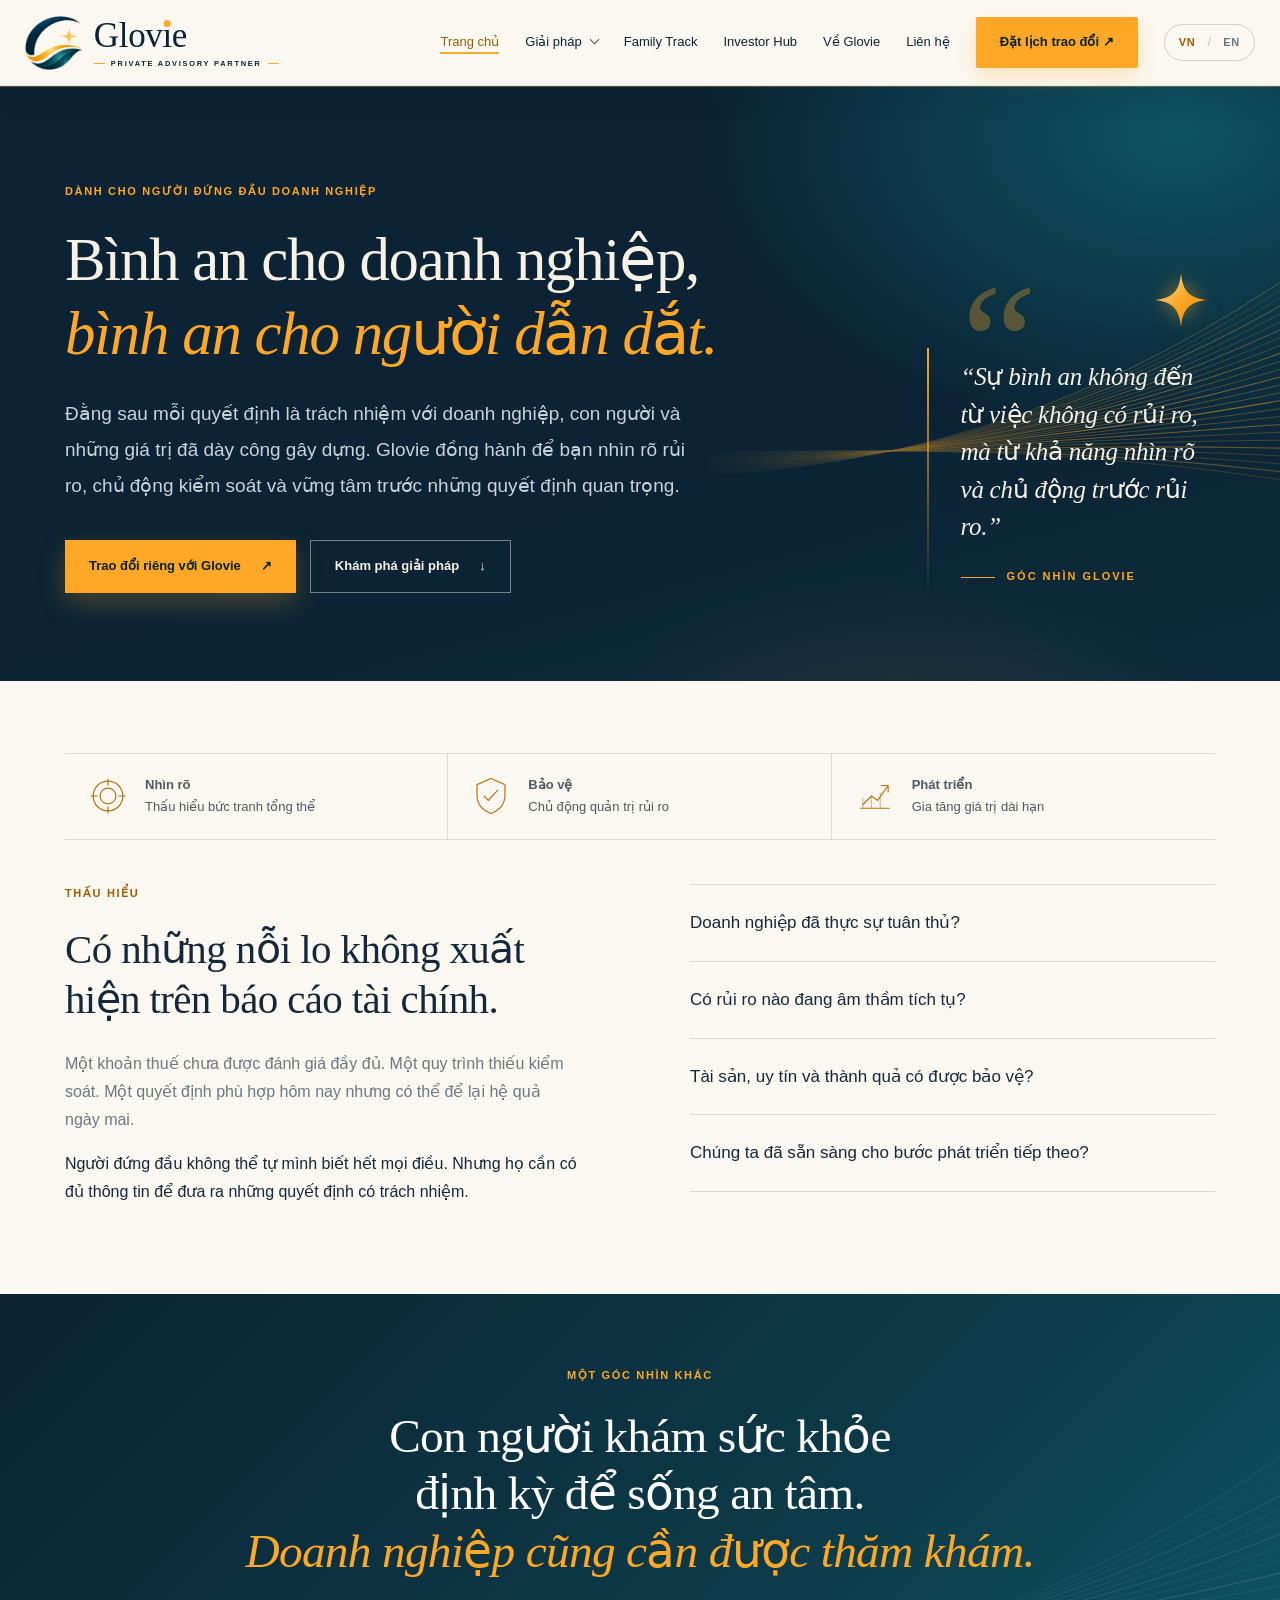
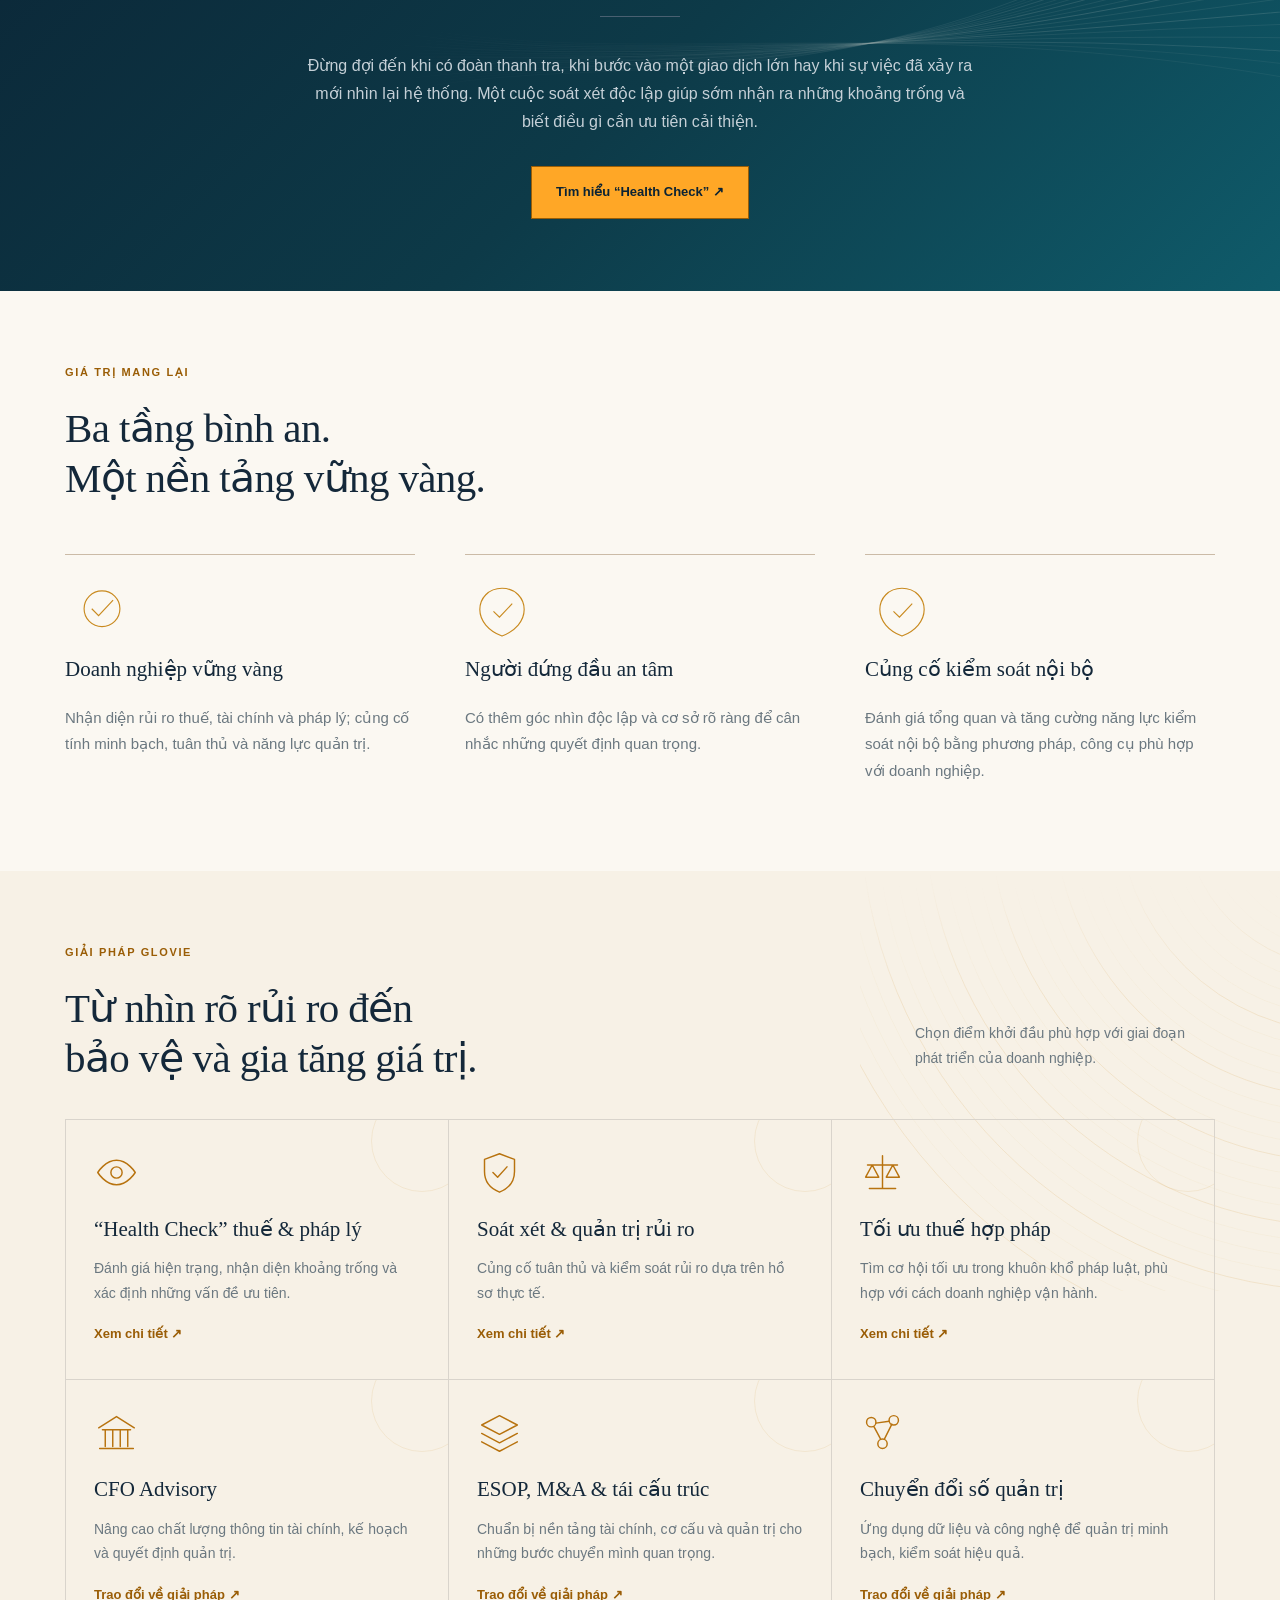
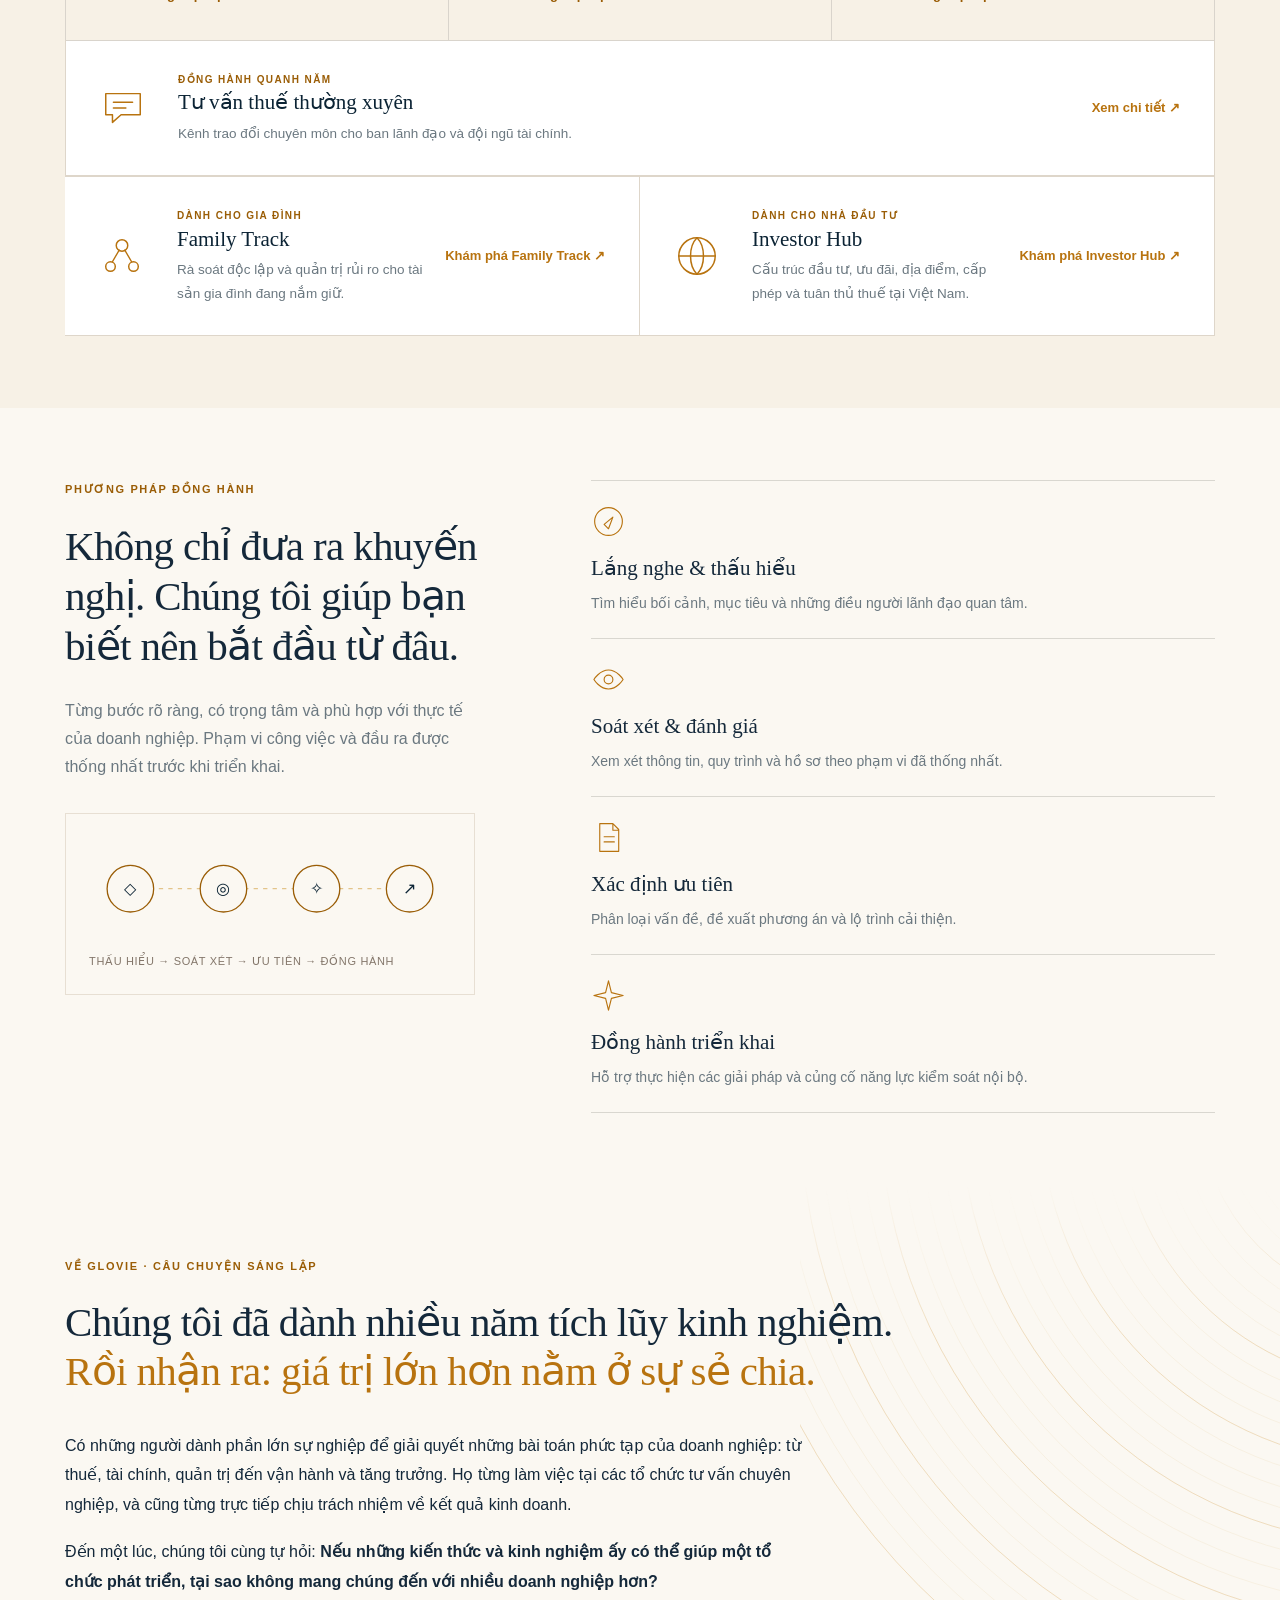
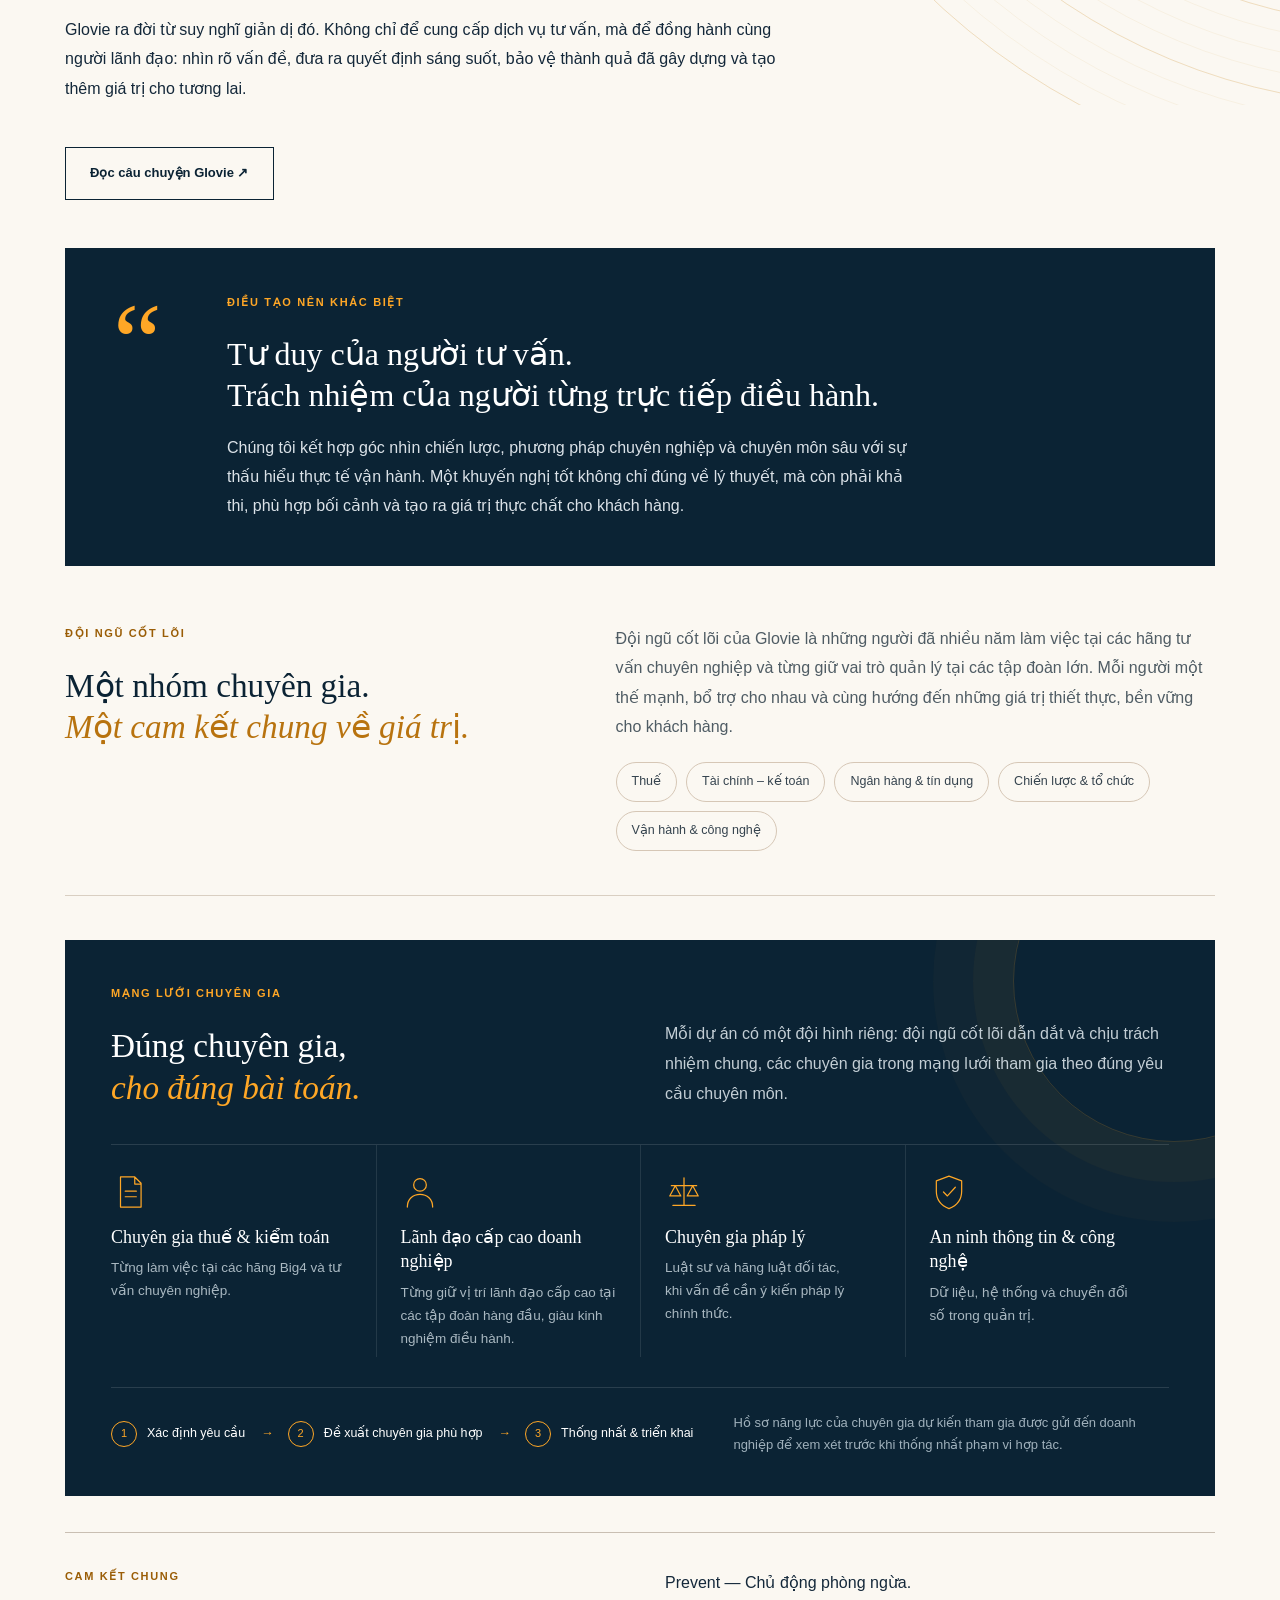
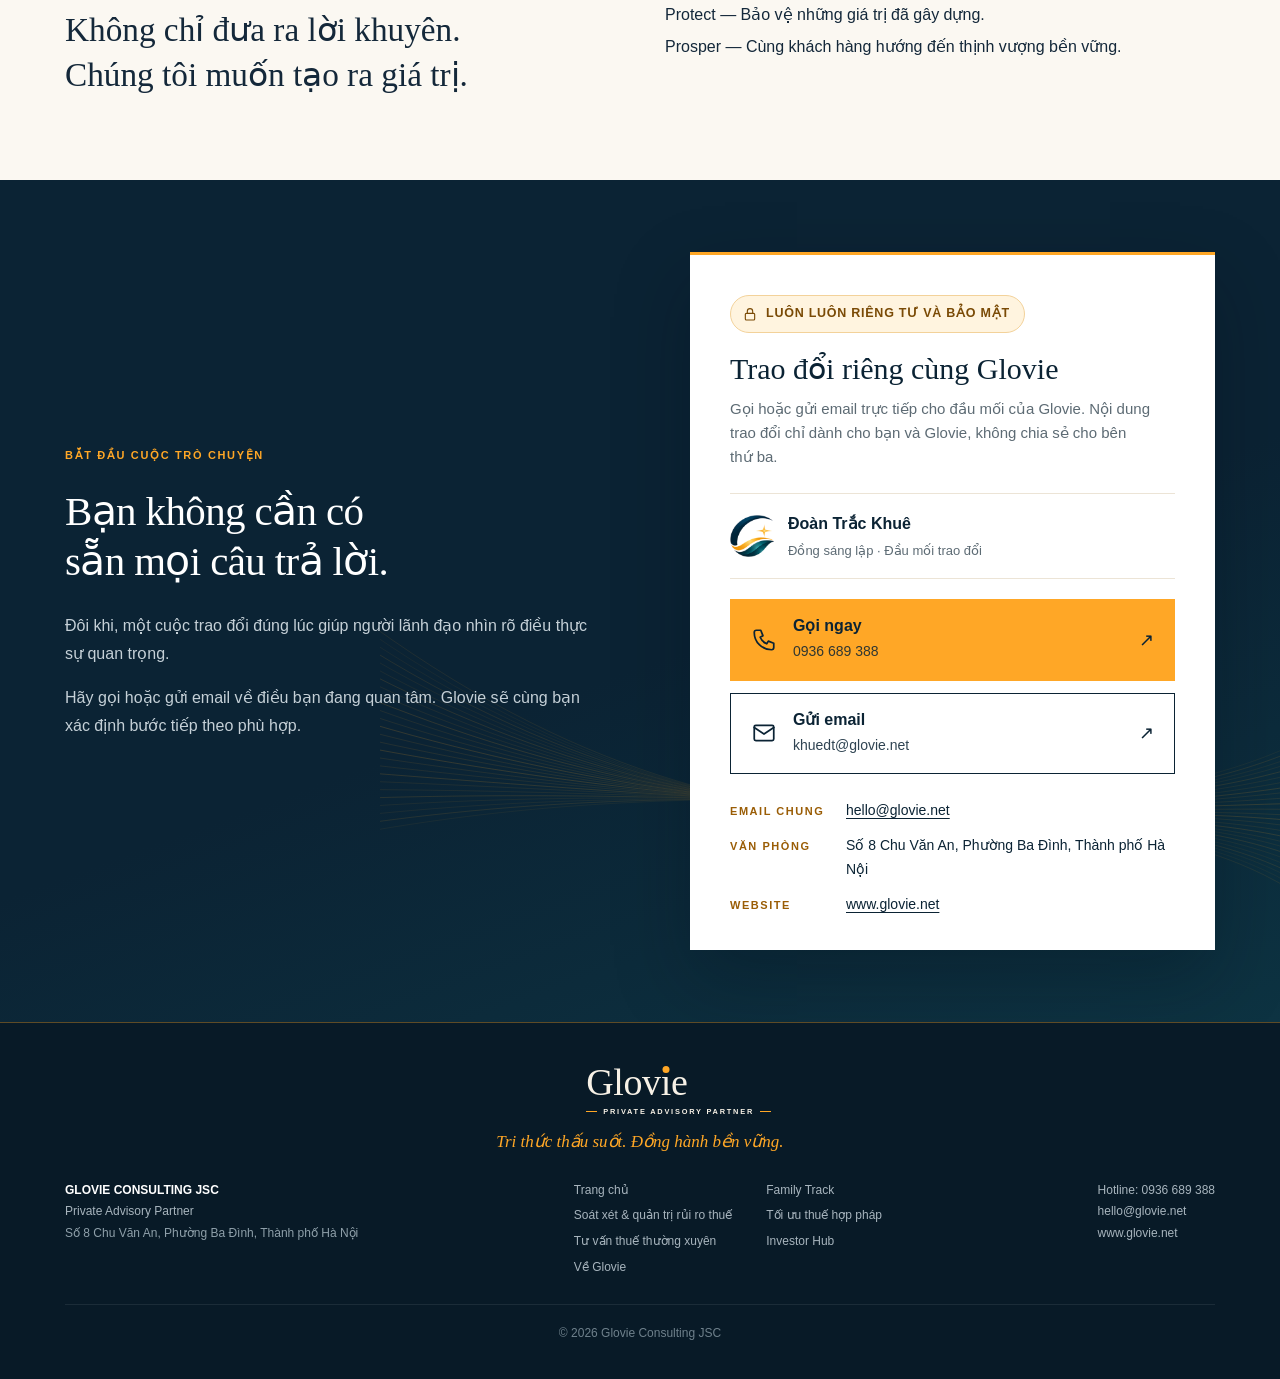
<file: index.html>
<!DOCTYPE html>

<html lang="vi"><head><meta charset="utf-8"/><meta content="default-src 'self'; script-src 'self'; style-src 'self' https://fonts.googleapis.com; font-src 'self' https://fonts.gstatic.com; img-src 'self' data:; connect-src 'self'; form-action 'self'; base-uri 'self'; object-src 'none'; upgrade-insecure-requests" http-equiv="Content-Security-Policy"/><meta content="strict-origin-when-cross-origin" name="referrer"/><meta content="width=device-width,initial-scale=1" name="viewport"/><meta content="#0b2334" name="theme-color"/><meta content="Glovie Consulting JSC đồng hành cùng CEO và chủ doanh nghiệp để nhận diện rủi ro, bảo vệ giá trị và vững tâm dẫn dắt." name="description"/><title>Glovie Consulting JSC | Bình an cho người dẫn dắt</title><link rel="preconnect" href="https://fonts.googleapis.com"/><link rel="preconnect" href="https://fonts.gstatic.com" crossorigin=""/><link href="https://fonts.googleapis.com/css2?family=Inter:wght@400;500;600;700&amp;family=Playfair+Display:ital,wght@0,400;0,500;0,600;1,400;1,500&amp;display=swap" rel="stylesheet"/><link href="https://www.glovie.net/" rel="canonical"/><meta content="index, follow, max-image-preview:large" name="robots"/><meta content="Glovie Consulting JSC" name="author"/><meta content="telephone=no" name="format-detection"/><meta content="website" property="og:type"/><meta content="Glovie" property="og:site_name"/><meta content="Glovie Consulting JSC | Bình an cho người dẫn dắt" property="og:title"/><meta content="Glovie Consulting JSC đồng hành cùng CEO và chủ doanh nghiệp để nhận diện rủi ro, bảo vệ giá trị và vững tâm dẫn dắt." property="og:description"/><meta content="https://www.glovie.net/" property="og:url"/><meta content="https://www.glovie.net/assets/img/og-image.png" property="og:image"/><meta content="1200" property="og:image:width"/><meta content="630" property="og:image:height"/><meta content="vi_VN" property="og:locale"/><meta content="en_US" property="og:locale:alternate"/><meta content="summary_large_image" name="twitter:card"/><link href="assets/img/favicon-32.png" rel="icon" sizes="32x32" type="image/png"/><link href="assets/img/apple-touch-icon.png" rel="apple-touch-icon"/><link href="assets/css/glovie.min.css?v=7bdc68d603" rel="stylesheet"/><link href="assets/css/contact.css?v=097c80f14b" rel="stylesheet"/><script defer="" src="assets/i18n/index.js?v=6c0e284f4b"></script><script defer="" src="assets/js/glovie.min.js?v=fc8b40988c"></script><script type="application/ld+json">{"@context": "https://schema.org", "@graph": [{"@type": ["Organization", "ProfessionalService"], "@id": "https://www.glovie.net/#org", "name": "Glovie Consulting JSC", "alternateName": "Glovie", "url": "https://www.glovie.net/", "logo": "https://www.glovie.net/assets/img/icon-512.png", "image": "https://www.glovie.net/assets/img/og-image.png", "slogan": "Private Advisory Partner", "areaServed": "VN", "knowsLanguage": ["vi", "en"], "address": {"@type": "PostalAddress", "streetAddress": "Số 8 Chu Văn An", "addressLocality": "Phường Ba Đình", "addressRegion": "Hà Nội", "addressCountry": "VN"}}, {"@type": "WebPage", "@id": "https://www.glovie.net/", "url": "https://www.glovie.net/", "name": "Glovie Consulting JSC | Bình an cho người dẫn dắt", "description": "Glovie Consulting JSC đồng hành cùng CEO và chủ doanh nghiệp để nhận diện rủi ro, bảo vệ giá trị và vững tâm dẫn dắt.", "inLanguage": "vi", "isPartOf": {"@type": "WebSite", "url": "https://www.glovie.net/", "name": "Glovie"}}]}</script></head><body><a class="skip-link" href="#top">Bỏ qua điều hướng</a>
<header><div class="wrap"><a aria-label="Glovie — Private Advisory Partner — Trang chủ" class="logo" href="index.html"><span class="brand-logo"><img alt="" class="brand-mark" decoding="async" fetchpriority="high" height="132" src="assets/img/glovie-mark.png" width="139"/><span class="brand-word"><span class="brand-name">Glov<span class="brand-i">ı</span>e</span><span class="brand-tag">Private Advisory Partner</span></span></span></a><button aria-expanded="false" aria-label="Mở menu" class="menu-toggle" id="menuToggle">☰</button><nav id="nav"><a href="index.html" class="current" aria-current="page">Trang chủ</a><div class="has-sub"><a class="sub-trigger" href="#giai-phap">Giải pháp</a><div class="submenu"><a href="soatxetthue.html"><strong>Soát xét & quản trị rủi ro thuế</strong><span>“Health Check”, soát xét định kỳ, chuẩn bị thanh tra</span></a><a href="toiuuthue.html"><strong>Tối ưu thuế hợp pháp</strong><span>Cấu trúc, ưu đãi và phương án có căn cứ</span></a><a href="tvtthuongxuyen.html"><strong>Tư vấn thuế thường xuyên</strong><span>Đồng hành chuyên môn quanh năm</span></a><a href="#giai-phap"><strong>Tất cả giải pháp</strong><span>CFO Advisory, ESOP – M&A, chuyển đổi số</span></a></div></div><a href="familytrack.html">Family Track</a><a href="investorhub.html">Investor Hub</a><a href="ve-glovie.html">Về Glovie</a><a href="#lien-he">Liên hệ</a><a class="btn" href="#lien-he">Đặt lịch trao đổi ↗</a><div aria-label="Language / Ngôn ngữ" class="language-switch" role="group"><button aria-pressed="true" class="lang-option active" data-lang="vi" type="button">VN</button><span aria-hidden="true">/</span><button aria-pressed="false" class="lang-option" data-lang="en" type="button">EN</button></div></nav></div></header>
<main id="top"><section class="hero"><div aria-hidden="true" class="hero-motif"></div><div class="wrap hero-grid"><div class="reveal"><div class="eyebrow">Dành cho người đứng đầu doanh nghiệp</div><h1>Bình an cho doanh nghiệp,<br/><em>bình an cho người dẫn dắt.</em></h1><p class="lead">Đằng sau mỗi quyết định là trách nhiệm với doanh nghiệp, con người và những giá trị đã dày công gây dựng. Glovie đồng hành để bạn nhìn rõ rủi ro, chủ động kiểm soát và vững tâm trước những quyết định quan trọng.</p><div class="hero-actions"><a class="btn" href="#lien-he">Trao đổi riêng với Glovie <span>↗</span></a><a class="btn outline" href="#giai-phap">Khám phá giải pháp <span>↓</span></a></div></div><aside class="hero-aside"><div aria-hidden="true" class="hero-star"><i class="halo"></i><svg viewBox="0 0 48 48"><defs><linearGradient id="gstar" x1="0" x2="1" y1="0" y2="1"><stop offset="0" stop-color="#ffe3a8"/><stop offset=".5" stop-color="#ffa726"/><stop offset="1" stop-color="#e58a00"/></linearGradient></defs><path fill="url(#gstar)" d="M24 1C25.4 16.5 31.5 22.6 47 24 31.5 25.4 25.4 31.5 24 47 22.6 31.5 16.5 25.4 1 24 16.5 22.6 22.6 16.5 24 1Z"/></svg><i class="spark s1"></i><i class="spark s2"></i><i class="spark s3"></i></div><div class="serif">“Sự bình an không đến từ việc không có rủi ro, mà từ khả năng nhìn rõ và chủ động trước rủi ro.”</div><span>GÓC NHÌN GLOVIE</span></aside></div></section>
<section id="thau-hieu"><div class="wrap"><div aria-label="Ba nguyên tắc đồng hành" class="symbolic-band"><div><svg aria-hidden="true" viewbox="0 0 48 48"><circle cx="24" cy="24" r="17"></circle><circle cx="24" cy="24" r="9"></circle><path d="M24 4v8M24 36v8M4 24h8M36 24h8"></path></svg><span><strong>Nhìn rõ</strong><br/>Thấu hiểu bức tranh tổng thể</span></div><div><svg aria-hidden="true" viewbox="0 0 48 48"><path d="M24 4 40 11v12c0 10-6 17-16 21C14 40 8 33 8 23V11z"></path><path d="m16 24 5 5 11-12"></path></svg><span><strong>Bảo vệ</strong><br/>Chủ động quản trị rủi ro</span></div><div><svg aria-hidden="true" viewbox="0 0 48 48"><path d="M7 38h34M10 34l10-10 7 5 12-17M31 12h8v8"></path><path d="M10 39V26M20 39V24M30 39V20" opacity=".45"></path></svg><span><strong>Phát triển</strong><br/>Gia tăng giá trị dài hạn</span></div></div></div><div class="wrap intro-grid intro-grid--spaced"><div><div class="eyebrow">Thấu hiểu</div><h2>Có những nỗi lo không xuất hiện trên báo cáo tài chính.</h2><p class="muted">Một khoản thuế chưa được đánh giá đầy đủ. Một quy trình thiếu kiểm soát. Một quyết định phù hợp hôm nay nhưng có thể để lại hệ quả ngày mai.</p><p>Người đứng đầu không thể tự mình biết hết mọi điều. Nhưng họ cần có đủ thông tin để đưa ra những quyết định có trách nhiệm.</p></div><div class="questions"><div class="question"> Doanh nghiệp đã thực sự tuân thủ?</div><div class="question"> Có rủi ro nào đang âm thầm tích tụ?</div><div class="question"> Tài sản, uy tín và thành quả có được bảo vệ?</div><div class="question"> Chúng ta đã sẵn sàng cho bước phát triển tiếp theo?</div></div></div></section>
<section class="statement"><div aria-hidden="true" class="statement-motif"></div><div class="wrap"><div class="eyebrow">Một góc nhìn khác</div><h2>Con người khám sức khỏe định kỳ để sống an tâm.<br/><em>Doanh nghiệp cũng cần được thăm khám.</em></h2><div class="rule"></div><p>Đừng đợi đến khi có đoàn thanh tra, khi bước vào một giao dịch lớn hay khi sự việc đã xảy ra mới nhìn lại hệ thống. Một cuộc soát xét độc lập giúp sớm nhận ra những khoảng trống và biết điều gì cần ưu tiên cải thiện.</p><a class="btn gold" href="soatxetthue.html">Tìm hiểu “Health Check” ↗</a></div></section>
<section class="values" id="gia-tri"><div class="wrap"><div class="eyebrow">Giá trị mang lại</div><h2>Ba tầng bình an.<br/>Một nền tảng vững vàng.</h2><div class="three"><article class="value"><div class="value-symbol"><svg aria-hidden="true" viewbox="0 0 72 68"><circle cx="36" cy="29" r="21"></circle><path d="M24 29l8 8 17-18"></path></svg></div><h3>Doanh nghiệp vững vàng</h3><p>Nhận diện rủi ro thuế, tài chính và pháp lý; củng cố tính minh bạch, tuân thủ và năng lực quản trị.</p></article><article class="value"><div class="value-symbol"><svg aria-hidden="true" viewbox="0 0 72 68"><path d="M36 5c-16 0-26 12-26 25s10 25 26 31c16-6 26-18 26-31S52 5 36 5z"></path><path d="M26 32l7 7 15-16"></path></svg></div><h3>Người đứng đầu an tâm</h3><p>Có thêm góc nhìn độc lập và cơ sở rõ ràng để cân nhắc những quyết định quan trọng.</p></article><article class="value"><div class="value-symbol"><svg aria-hidden="true" viewBox="0 0 72 68"><path d="M36 5c-16 0-26 12-26 25s10 25 26 31c16-6 26-18 26-31S52 5 36 5z"/><path d="M26 32l7 7 15-16"/></svg></div><h3>Củng cố kiểm soát nội bộ</h3><p>Đánh giá tổng quan và tăng cường năng lực kiểm soát nội bộ bằng phương pháp, công cụ phù hợp với doanh nghiệp.</p></article></div></div></section>
<section class="services" id="giai-phap"><div class="wrap"><div class="eyebrow">Giải pháp Glovie</div><div class="sectionhead"><h2>Từ nhìn rõ rủi ro đến bảo vệ và gia tăng giá trị.</h2><p class="muted sectionhead-note">Chọn điểm khởi đầu phù hợp với giai đoạn phát triển của doanh nghiệp.</p></div><div class="services-grid"><article class="service"><svg aria-hidden="true" class="line-icon" fill="none" stroke="currentColor" stroke-linecap="round" stroke-linejoin="round" stroke-width="1.55" viewbox="0 0 48 48"><path d="M4 24s8-13 20-13 20 13 20 13-8 13-20 13S4 24 4 24Z"></path><circle cx="24" cy="24" r="6"></circle></svg><h3>“Health Check” thuế &amp; pháp lý</h3><p>Đánh giá hiện trạng, nhận diện khoảng trống và xác định những vấn đề ưu tiên.</p><a class="textlink" href="soatxetthue.html">Xem chi tiết ↗</a></article><article class="service"><svg aria-hidden="true" class="line-icon" fill="none" stroke="currentColor" stroke-linecap="round" stroke-linejoin="round" stroke-width="1.55" viewbox="0 0 48 48"><path d="M24 4 40 10v13c0 11-6 18-16 22C14 41 8 34 8 23V10z"></path><path d="m17 24 5 5 10-11"></path></svg><h3>Soát xét &amp; quản trị rủi ro</h3><p>Củng cố tuân thủ và kiểm soát rủi ro dựa trên hồ sơ thực tế.</p><a class="textlink" href="soatxetthue.html">Xem chi tiết ↗</a></article><article class="service"><svg aria-hidden="true" class="line-icon" fill="none" stroke="currentColor" stroke-linecap="round" stroke-linejoin="round" stroke-width="1.55" viewbox="0 0 48 48"><path d="M24 6v35M10 41h28M8 16h32M13 16l-7 13h14zM35 16l-7 13h14z"></path></svg><h3>Tối ưu thuế hợp pháp</h3><p>Tìm cơ hội tối ưu trong khuôn khổ pháp luật, phù hợp với cách doanh nghiệp vận hành.</p><a class="textlink" href="toiuuthue.html">Xem chi tiết ↗</a></article><article class="service"><svg aria-hidden="true" class="line-icon" fill="none" stroke="currentColor" stroke-linecap="round" stroke-linejoin="round" stroke-width="1.55" viewbox="0 0 48 48"><path d="M5 19 24 7l19 12M9 21h30M12 22v17M20 22v17M28 22v17M36 22v17M6 41h36"></path></svg><h3>CFO Advisory</h3><p>Nâng cao chất lượng thông tin tài chính, kế hoạch và quyết định quản trị.</p><a class="textlink" data-topic="4" href="#lien-he">Trao đổi về giải pháp ↗</a></article><article class="service"><svg aria-hidden="true" class="line-icon" fill="none" stroke="currentColor" stroke-linecap="round" stroke-linejoin="round" stroke-width="1.55" viewbox="0 0 48 48"><path d="m24 6 19 10-19 10L5 16zM5 25l19 10 19-10M5 34l19 10 19-10"></path></svg><h3>ESOP, M&amp;A &amp; tái cấu trúc</h3><p>Chuẩn bị nền tảng tài chính, cơ cấu và quản trị cho những bước chuyển mình quan trọng.</p><a class="textlink" data-topic="5" href="#lien-he">Trao đổi về giải pháp ↗</a></article><article class="service"><svg aria-hidden="true" class="line-icon" fill="none" stroke="currentColor" stroke-linecap="round" stroke-linejoin="round" stroke-width="1.55" viewbox="0 0 48 48"><circle cx="12" cy="13" r="5"></circle><circle cx="36" cy="11" r="5"></circle><circle cx="24" cy="36" r="5"></circle><path d="m17 14 14-2M15 18l7 13m12-16-8 16"></path></svg><h3>Chuyển đổi số quản trị</h3><p>Ứng dụng dữ liệu và công nghệ để quản trị minh bạch, kiểm soát hiệu quả.</p><a class="textlink" data-topic="6" href="#lien-he">Trao đổi về giải pháp ↗</a></article></div><div class="service-wide-row"><a class="service-wide span-all" href="tvtthuongxuyen.html"><svg aria-hidden="true" class="line-icon" fill="none" stroke="currentColor" stroke-linecap="round" stroke-linejoin="round" stroke-width="1.55" viewBox="0 0 48 48"><path d="M6 9h36v22H22l-9 8v-8H6z"/><path d="M14 18h20M14 24h13"/></svg><div><div class="kicker">Đồng hành quanh năm</div><h3>Tư vấn thuế thường xuyên</h3><p>Kênh trao đổi chuyên môn cho ban lãnh đạo và đội ngũ tài chính.</p></div><span class="go">Xem chi tiết ↗</span></a><a class="service-wide" href="familytrack.html"><svg aria-hidden="true" class="line-icon" fill="none" stroke="currentColor" stroke-linecap="round" stroke-linejoin="round" stroke-width="1.55" viewBox="0 0 48 48"><circle cx="24" cy="13" r="6"/><circle cx="12" cy="35" r="5"/><circle cx="36" cy="35" r="5"/><path d="M21 18 14 30M27 18l7 12"/></svg><div><div class="kicker">Dành cho gia đình</div><h3>Family Track</h3><p>Rà soát độc lập và quản trị rủi ro cho tài sản gia đình đang nắm giữ.</p></div><span class="go">Khám phá Family Track ↗</span></a><a class="service-wide" href="investorhub.html"><svg aria-hidden="true" class="line-icon" fill="none" stroke="currentColor" stroke-linecap="round" stroke-linejoin="round" stroke-width="1.55" viewBox="0 0 48 48"><circle cx="24" cy="24" r="19"/><path d="M5 24h38M24 5c-9 9-9 29 0 38M24 5c9 9 9 29 0 38"/></svg><div><div class="kicker">Dành cho nhà đầu tư</div><h3>Investor Hub</h3><p>Cấu trúc đầu tư, ưu đãi, địa điểm, cấp phép và tuân thủ thuế tại Việt Nam.</p></div><span class="go">Khám phá Investor Hub ↗</span></a></div></div></section>
<section id="dong-hanh"><div class="wrap process-grid"><div><div class="eyebrow">Phương pháp đồng hành</div><h2>Không chỉ đưa ra khuyến nghị. Chúng tôi giúp bạn biết nên bắt đầu từ đâu.</h2><p class="muted">Từng bước rõ ràng, có trọng tâm và phù hợp với thực tế của doanh nghiệp. Phạm vi công việc và đầu ra được thống nhất trước khi triển khai.</p><div aria-label="Minh họa hành trình từ nhận diện đến phát triển" class="process-illustration"><svg aria-label="Bốn vòng tròn nối nhau từ nhận diện, phân tích, bảo vệ đến phát triển" role="img" viewbox="0 0 420 120"><path d="M48 60H372" stroke="#e3c48a" stroke-dasharray="5 6" stroke-width="1.5"></path><g fill="#fbf8f2" stroke="#9a5d06" stroke-width="1.5"><circle cx="48" cy="60" r="27"></circle><circle cx="156" cy="60" r="27"></circle><circle cx="264" cy="60" r="27"></circle><circle cx="372" cy="60" r="27"></circle></g><g fill="#0b2334" font-family="'Playfair Display',Georgia,serif" font-size="18" text-anchor="middle"><text x="48" y="66">◇</text><text x="156" y="66">◎</text><text x="264" y="66">✧</text><text x="372" y="66">↗</text></g></svg><div class="process-caption">THẤU HIỂU → SOÁT XÉT → ƯU TIÊN → ĐỒNG HÀNH</div></div></div><div class="steps"><div class="step"><svg aria-hidden="true" class="line-icon" fill="none" stroke="currentColor" stroke-linecap="round" stroke-linejoin="round" stroke-width="1.55" viewbox="0 0 48 48"><circle cx="24" cy="24" r="19"></circle><path d="m30 18-6 16-6-6z"></path></svg><div><h3>Lắng nghe &amp; thấu hiểu</h3><p>Tìm hiểu bối cảnh, mục tiêu và những điều người lãnh đạo quan tâm.</p></div></div><div class="step"><svg aria-hidden="true" class="line-icon" fill="none" stroke="currentColor" stroke-linecap="round" stroke-linejoin="round" stroke-width="1.55" viewbox="0 0 48 48"><path d="M4 24s8-13 20-13 20 13 20 13-8 13-20 13S4 24 4 24Z"></path><circle cx="24" cy="24" r="6"></circle></svg><div><h3>Soát xét &amp; đánh giá</h3><p>Xem xét thông tin, quy trình và hồ sơ theo phạm vi đã thống nhất.</p></div></div><div class="step"><svg aria-hidden="true" class="line-icon" fill="none" stroke="currentColor" stroke-linecap="round" stroke-linejoin="round" stroke-width="1.55" viewbox="0 0 48 48"><path d="M12 5h18l8 8v30H12zM30 5v9h8M18 23h14M18 30h14"></path></svg><div><h3>Xác định ưu tiên</h3><p>Phân loại vấn đề, đề xuất phương án và lộ trình cải thiện.</p></div></div><div class="step"><svg aria-hidden="true" class="line-icon" fill="none" stroke="currentColor" stroke-linecap="round" stroke-linejoin="round" stroke-width="1.55" viewbox="0 0 48 48"><path d="m24 4 4 16 16 4-16 4-4 16-4-16-16-4 16-4z"></path></svg><div><h3>Đồng hành triển khai</h3><p>Hỗ trợ thực hiện các giải pháp và củng cố năng lực kiểm soát nội bộ.</p></div></div></div></div></section>
<section class="trust founders-section" id="ve-glovie"><div aria-hidden="true" class="founder-motif"></div>
<div class="wrap">
<div class="founders-intro"><div class="eyebrow">Về Glovie · Câu chuyện sáng lập</div>
<h2>Chúng tôi đã dành nhiều năm tích lũy kinh nghiệm.<br/><em>Rồi nhận ra: giá trị lớn hơn nằm ở sự sẻ chia.</em></h2>
<p>Có những người dành phần lớn sự nghiệp để giải quyết những bài toán phức tạp của doanh nghiệp: từ thuế, tài chính, quản trị đến vận hành và tăng trưởng. Họ từng làm việc tại các tổ chức tư vấn chuyên nghiệp, và cũng từng trực tiếp chịu trách nhiệm về kết quả kinh doanh.</p>
<p>Đến một lúc, chúng tôi cùng tự hỏi: <strong>Nếu những kiến thức và kinh nghiệm ấy có thể giúp một tổ chức phát triển, tại sao không mang chúng đến với nhiều doanh nghiệp hơn?</strong></p>
<p>Glovie ra đời từ suy nghĩ giản dị đó. Không chỉ để cung cấp dịch vụ tư vấn, mà để đồng hành cùng người lãnh đạo: nhìn rõ vấn đề, đưa ra quyết định sáng suốt, bảo vệ thành quả đã gây dựng và tạo thêm giá trị cho tương lai.</p><a class="btn outline story-link" href="ve-glovie.html">Đọc câu chuyện Glovie ↗</a>
</div>
<div class="founders-principle"><div class="principle-mark">“</div><div><div class="eyebrow">Điều tạo nên khác biệt</div><h3>Tư duy của người tư vấn.<br/>Trách nhiệm của người từng trực tiếp điều hành.</h3><p>Chúng tôi kết hợp góc nhìn chiến lược, phương pháp chuyên nghiệp và chuyên môn sâu với sự thấu hiểu thực tế vận hành. Một khuyến nghị tốt không chỉ đúng về lý thuyết, mà còn phải khả thi, phù hợp bối cảnh và tạo ra giá trị thực chất cho khách hàng.</p></div></div>
<div class="team-core"><div class="team-core-head"><div class="eyebrow">Đội ngũ cốt lõi</div><h3>Một nhóm chuyên gia.<br/><em>Một cam kết chung về giá trị.</em></h3></div><div><p>Đội ngũ cốt lõi của Glovie là những người đã nhiều năm làm việc tại các hãng tư vấn chuyên nghiệp và từng giữ vai trò quản lý tại các tập đoàn lớn. Mỗi người một thế mạnh, bổ trợ cho nhau và cùng hướng đến những giá trị thiết thực, bền vững cho khách hàng.</p><div class="chips"><span class="chip">Thuế</span><span class="chip">Tài chính – kế toán</span><span class="chip">Ngân hàng & tín dụng</span><span class="chip">Chiến lược & tổ chức</span><span class="chip">Vận hành & công nghệ</span></div></div></div><div class="network" id="chuyen-gia"><div class="network-head"><div><div class="eyebrow">Mạng lưới chuyên gia</div><h3>Đúng chuyên gia,<br/><em>cho đúng bài toán.</em></h3></div><p>Mỗi dự án có một đội hình riêng: đội ngũ cốt lõi dẫn dắt và chịu trách nhiệm chung, các chuyên gia trong mạng lưới tham gia theo đúng yêu cầu chuyên môn.</p></div><div class="xp-grid"><div class="xp"><svg aria-hidden="true" class="line-icon" fill="none" stroke="currentColor" stroke-linecap="round" stroke-linejoin="round" stroke-width="1.55" viewBox="0 0 48 48"><path d="M12 5h18l8 8v30H12zM30 5v9h8M18 23h14M18 30h14"/></svg><h4>Chuyên gia thuế & kiểm toán</h4><p>Từng làm việc tại các hãng Big4 và tư vấn chuyên nghiệp.</p></div><div class="xp"><svg aria-hidden="true" class="line-icon" fill="none" stroke="currentColor" stroke-linecap="round" stroke-linejoin="round" stroke-width="1.55" viewBox="0 0 48 48"><circle cx="24" cy="15" r="8"/><path d="M8 43c0-10 7-16 16-16s16 6 16 16"/></svg><h4>Lãnh đạo cấp cao doanh nghiệp</h4><p>Từng giữ vị trí lãnh đạo cấp cao tại các tập đoàn hàng đầu, giàu kinh nghiệm điều hành.</p></div><div class="xp"><svg aria-hidden="true" class="line-icon" fill="none" stroke="currentColor" stroke-linecap="round" stroke-linejoin="round" stroke-width="1.55" viewBox="0 0 48 48"><path d="M24 6v35M10 41h28M8 16h32M13 16l-7 13h14zM35 16l-7 13h14z"/></svg><h4>Chuyên gia pháp lý</h4><p>Luật sư và hãng luật đối tác, khi vấn đề cần ý kiến pháp lý chính thức.</p></div><div class="xp"><svg aria-hidden="true" class="line-icon" fill="none" stroke="currentColor" stroke-linecap="round" stroke-linejoin="round" stroke-width="1.55" viewBox="0 0 48 48"><path d="M24 4 40 10v13c0 11-6 18-16 22C14 41 8 34 8 23V10z"/><path d="m17 24 5 5 10-11"/></svg><h4>An ninh thông tin & công nghệ</h4><p>Dữ liệu, hệ thống và chuyển đổi số trong quản trị.</p></div></div><div class="network-foot"><ol class="xp-steps"><li><span>Xác định yêu cầu</span></li><li><span>Đề xuất chuyên gia phù hợp</span></li><li><span>Thống nhất & triển khai</span></li></ol><p>Hồ sơ năng lực của chuyên gia dự kiến tham gia được gửi đến doanh nghiệp để xem xét trước khi thống nhất phạm vi hợp tác.</p></div></div><div class="founders-outro"><div><div class="eyebrow">Cam kết chung</div><h3>Không chỉ đưa ra lời khuyên.<br/>Chúng tôi muốn tạo ra giá trị.</h3></div><p>Prevent — Chủ động phòng ngừa.<br/>Protect — Bảo vệ những giá trị đã gây dựng.<br/>Prosper — Cùng khách hàng hướng đến thịnh vượng bền vững.</p></div>
</div></section>
<section class="contact" id="lien-he"><div class="wrap contact-grid"><div><div class="eyebrow">Bắt đầu cuộc trò chuyện</div><h2>Bạn không cần có sẵn mọi câu trả lời.</h2><p>Đôi khi, một cuộc trao đổi đúng lúc giúp người lãnh đạo nhìn rõ điều thực sự quan trọng.</p><p>Hãy gọi hoặc gửi email về điều bạn đang quan tâm. Glovie sẽ cùng bạn xác định bước tiếp theo phù hợp.</p></div><div class="talk-card"><div class="talk-private"><svg aria-hidden="true" fill="none" stroke="currentColor" stroke-linecap="round" stroke-linejoin="round" stroke-width="1.7" viewBox="0 0 24 24"><rect height="10" rx="1.5" width="14" x="5" y="11"/><path d="M8 11V8a4 4 0 0 1 8 0v3"/></svg><span>Luôn luôn riêng tư và bảo mật</span></div><h3>Trao đổi riêng cùng Glovie</h3><p class="talk-lead">Gọi hoặc gửi email trực tiếp cho đầu mối của Glovie. Nội dung trao đổi chỉ dành cho bạn và Glovie, không chia sẻ cho bên thứ ba.</p><div class="talk-person"><img alt="" decoding="async" height="132" loading="lazy" src="assets/img/glovie-mark.png" width="139"/><div><strong>Đoàn Trắc Khuê</strong><span>Đồng sáng lập · Đầu mối trao đổi</span></div></div><div class="talk-actions"><a aria-label="Gọi ngay 0936 689 388" class="talk-btn talk-call" href="tel:+84936689388"><svg aria-hidden="true" fill="none" stroke="currentColor" stroke-linecap="round" stroke-linejoin="round" stroke-width="1.6" viewBox="0 0 24 24"><path d="M5 3h4l2 5-2.5 1.5a11 11 0 0 0 6 6L16 13l5 2v4a2 2 0 0 1-2 2A16 16 0 0 1 3 5a2 2 0 0 1 2-2"/></svg><span class="talk-text"><span class="talk-label">Gọi ngay</span><span class="talk-value">0936 689 388</span></span><span aria-hidden="true" class="talk-go">↗</span></a><a class="talk-btn talk-mail js-mailto" data-d="ten.eivolg" data-subject="Trao đổi riêng cùng Glovie" data-u="tdeuhk" href="#lien-he"><svg aria-hidden="true" fill="none" stroke="currentColor" stroke-linecap="round" stroke-linejoin="round" stroke-width="1.6" viewBox="0 0 24 24"><rect height="14" rx="1.5" width="18" x="3" y="5"/><path d="m3 7 9 6 9-6"/></svg><span class="talk-text"><span class="talk-label">Gửi email</span><span class="talk-value">khuedt [at] glovie [dot] net</span></span><span aria-hidden="true" class="talk-go">↗</span></a></div><dl class="talk-info"><div><dt>Email chung</dt><dd><a class="js-mail" data-d="ten.eivolg" data-u="olleh" href="#lien-he">hello [at] glovie [dot] net</a></dd></div><div><dt>Văn phòng</dt><dd>Số 8 Chu Văn An, Phường Ba Đình, Thành phố Hà Nội</dd></div><div><dt>Website</dt><dd><a href="https://www.glovie.net">www.glovie.net</a></dd></div></dl></div></div></section></main><footer><div class="footer-brand"><span class="brand-logo brand-logo--neg"><img alt="" class="brand-mark" decoding="async" loading="lazy" height="132" src="assets/img/glovie-mark-neg.png" width="139"/><span class="brand-word"><span class="brand-name">Glov<span class="brand-i">ı</span>e</span><span class="brand-tag">Private Advisory Partner</span></span></span><div class="footer-message">Tri thức thấu suốt. Đồng hành bền vững.</div></div><div class="wrap footer-main"><div><strong>GLOVIE CONSULTING JSC</strong><br/>Private Advisory Partner<br/><span class="footer-addr">Số 8 Chu Văn An, Phường Ba Đình, Thành phố Hà Nội</span></div><div class="footer-links"><a href="index.html">Trang chủ</a><a href="familytrack.html">Family Track</a><a href="soatxetthue.html">Soát xét & quản trị rủi ro thuế</a><a href="toiuuthue.html">Tối ưu thuế hợp pháp</a><a href="tvtthuongxuyen.html">Tư vấn thuế thường xuyên</a><a href="investorhub.html">Investor Hub</a><a href="ve-glovie.html">Về Glovie</a></div><div class="footer-contact">Hotline: <a href="tel:+84936689388">0936 689 388</a><br/><a class="js-mail" data-d="ten.eivolg" data-u="olleh" href="#lien-he">hello [at] glovie [dot] net</a><br/><a href="https://www.glovie.net">www.glovie.net</a></div></div><div class="wrap footer-bottom">© <span id="year"></span> Glovie Consulting JSC</div></footer><div class="mobile-cta"><a href="#lien-he">Trao đổi với Glovie</a><a href="tel:+84936689388">Gọi điện</a></div></body></html>
</file>
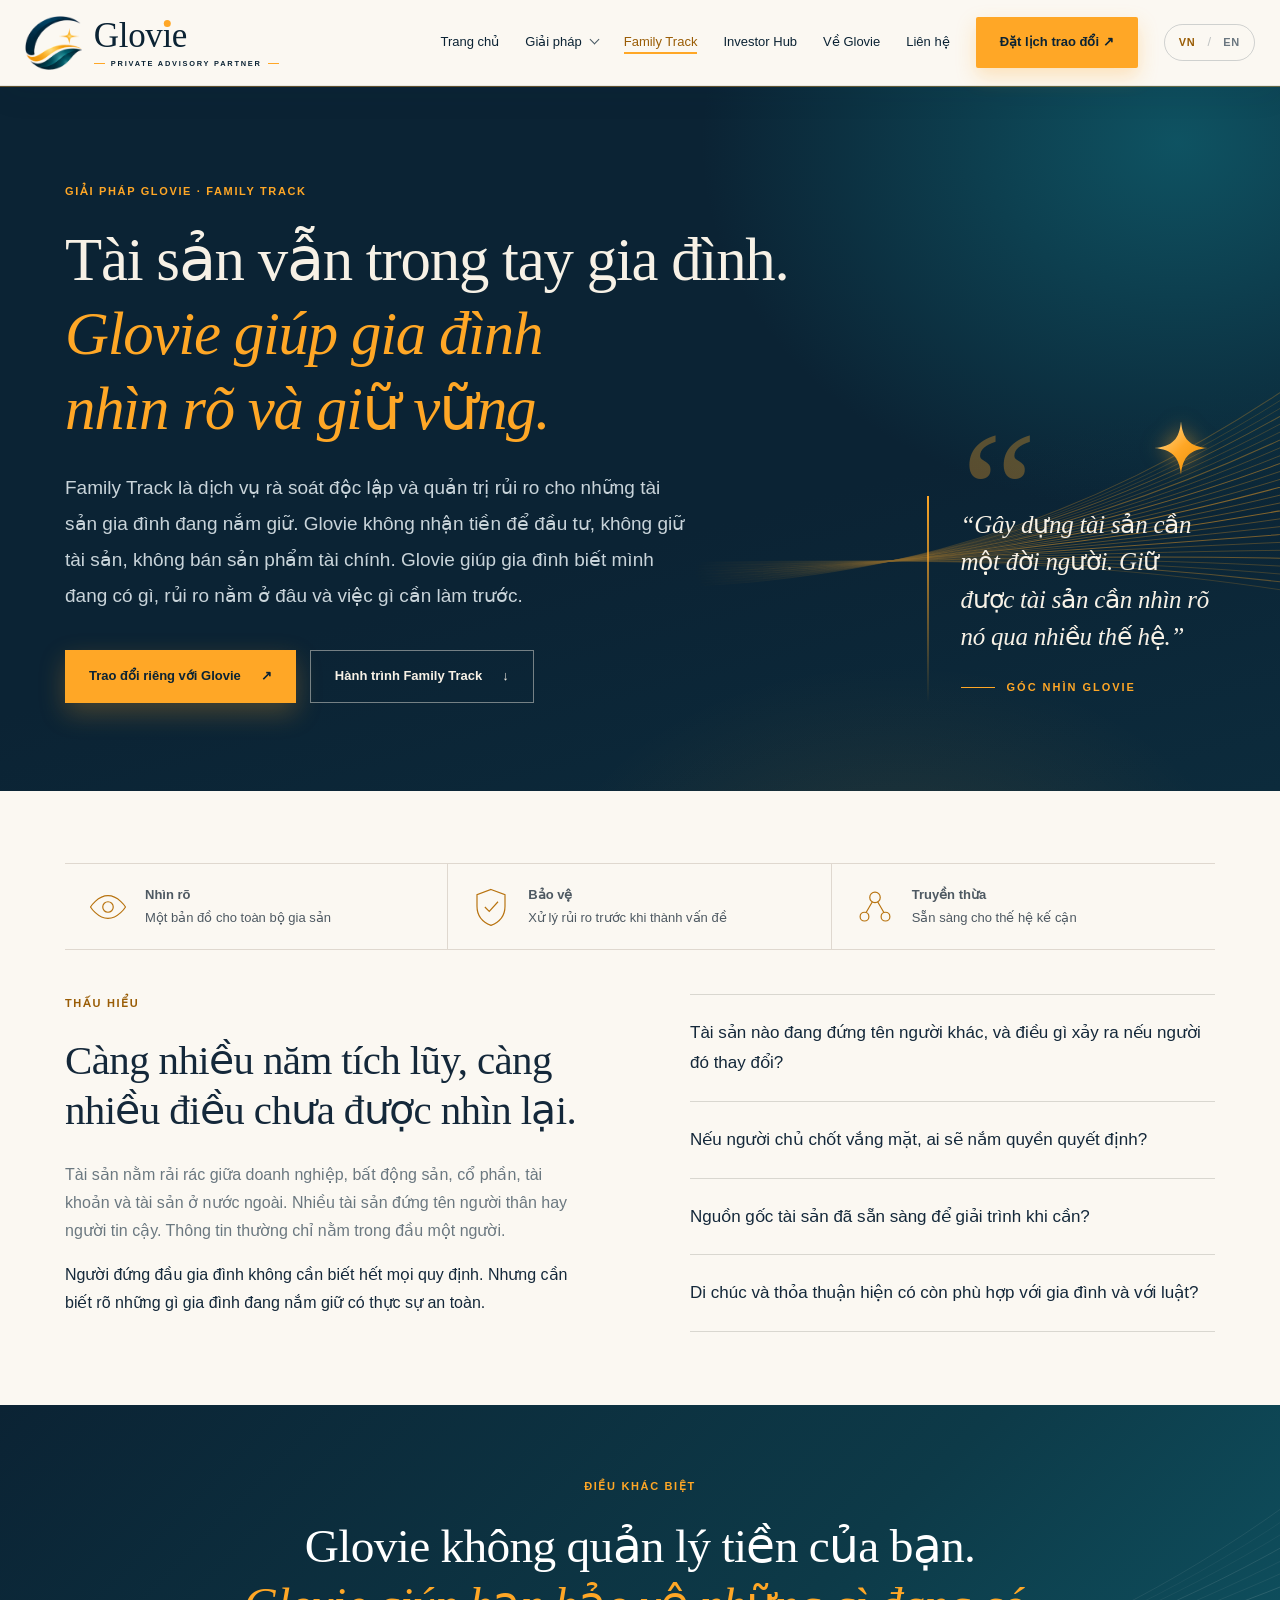
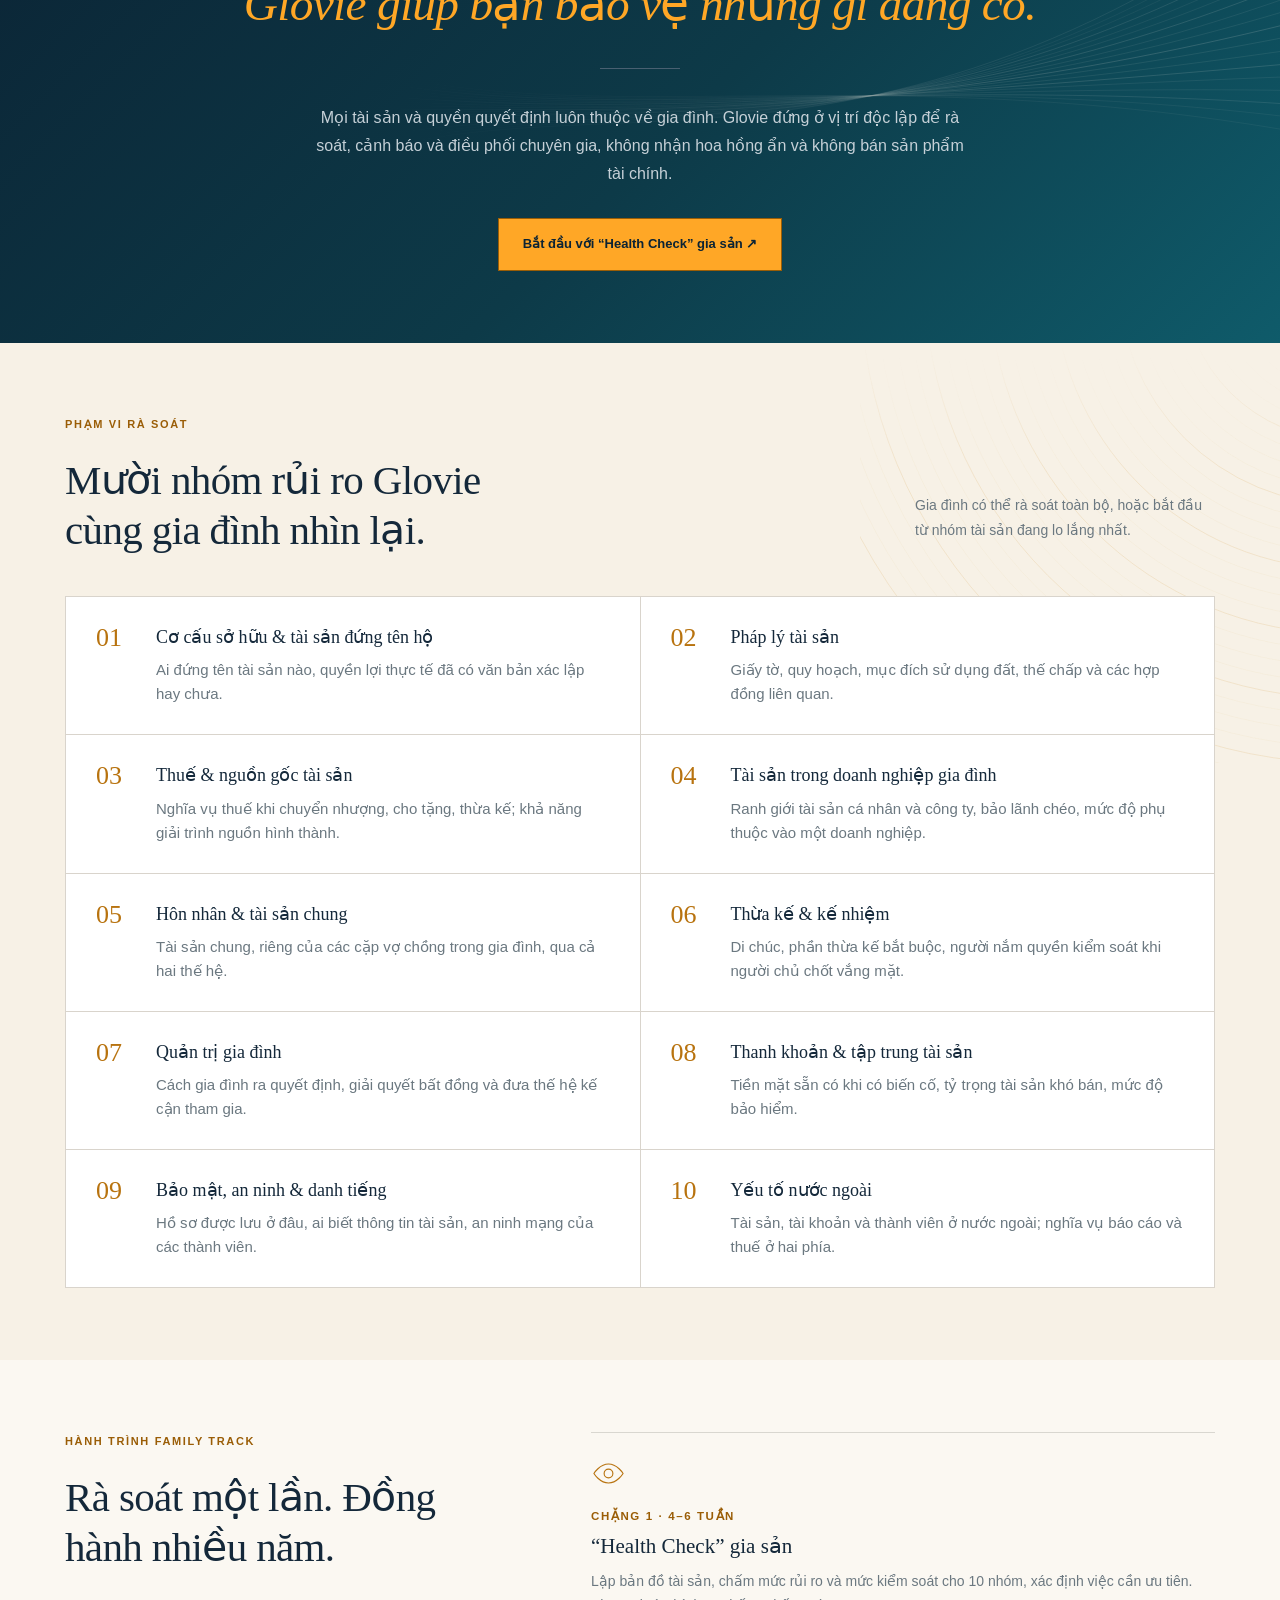
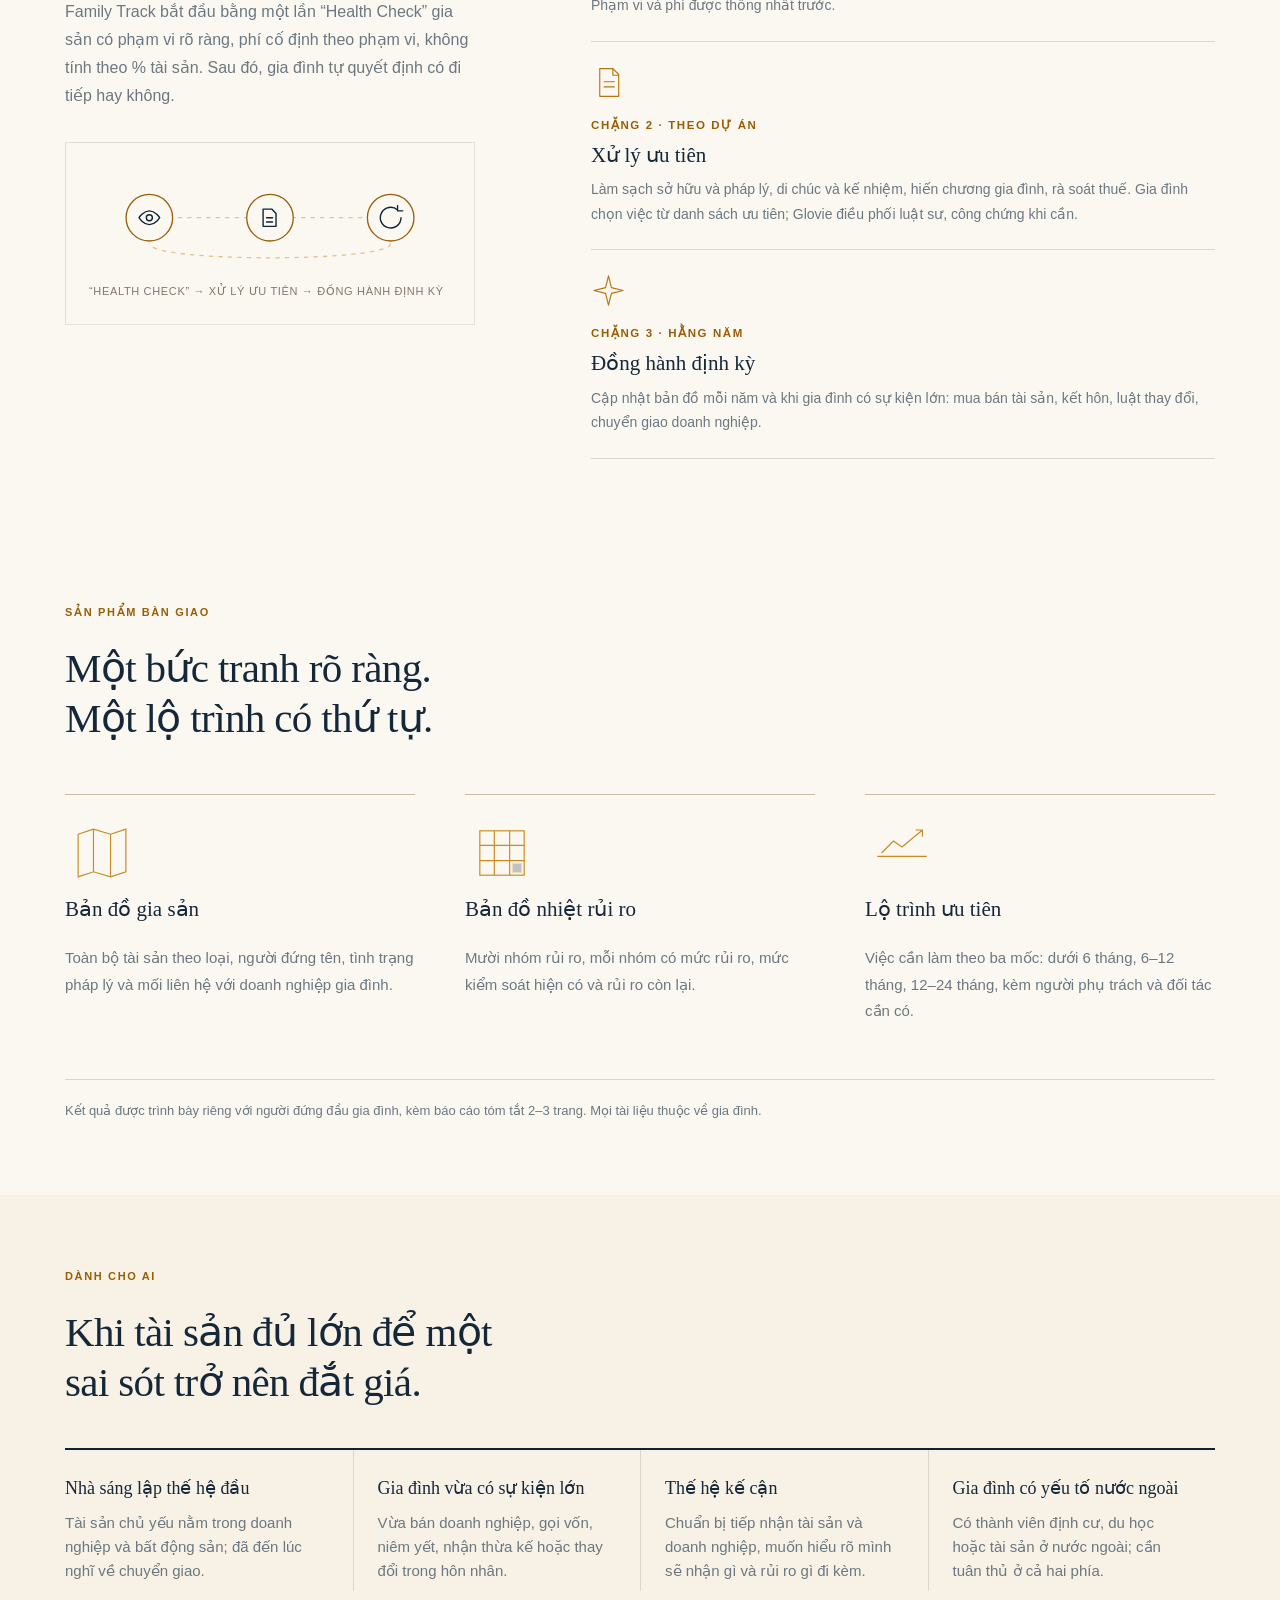
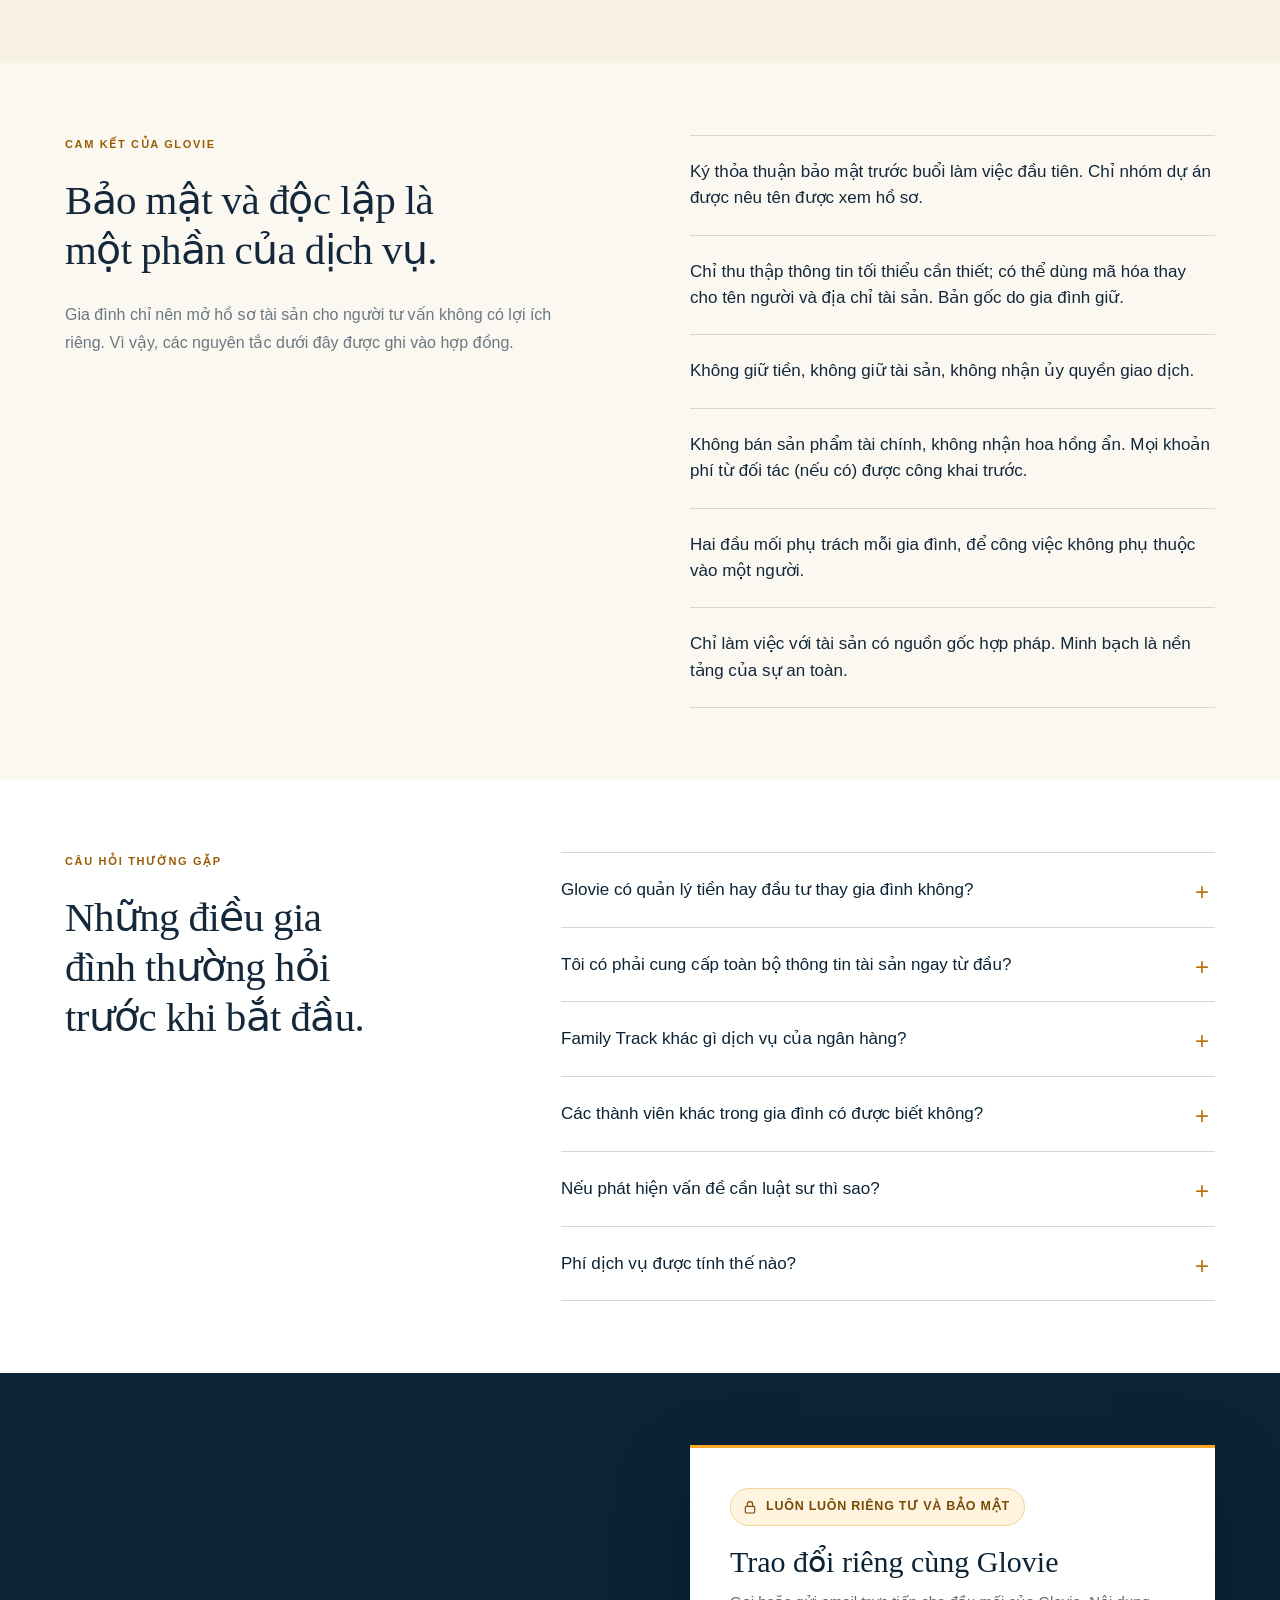
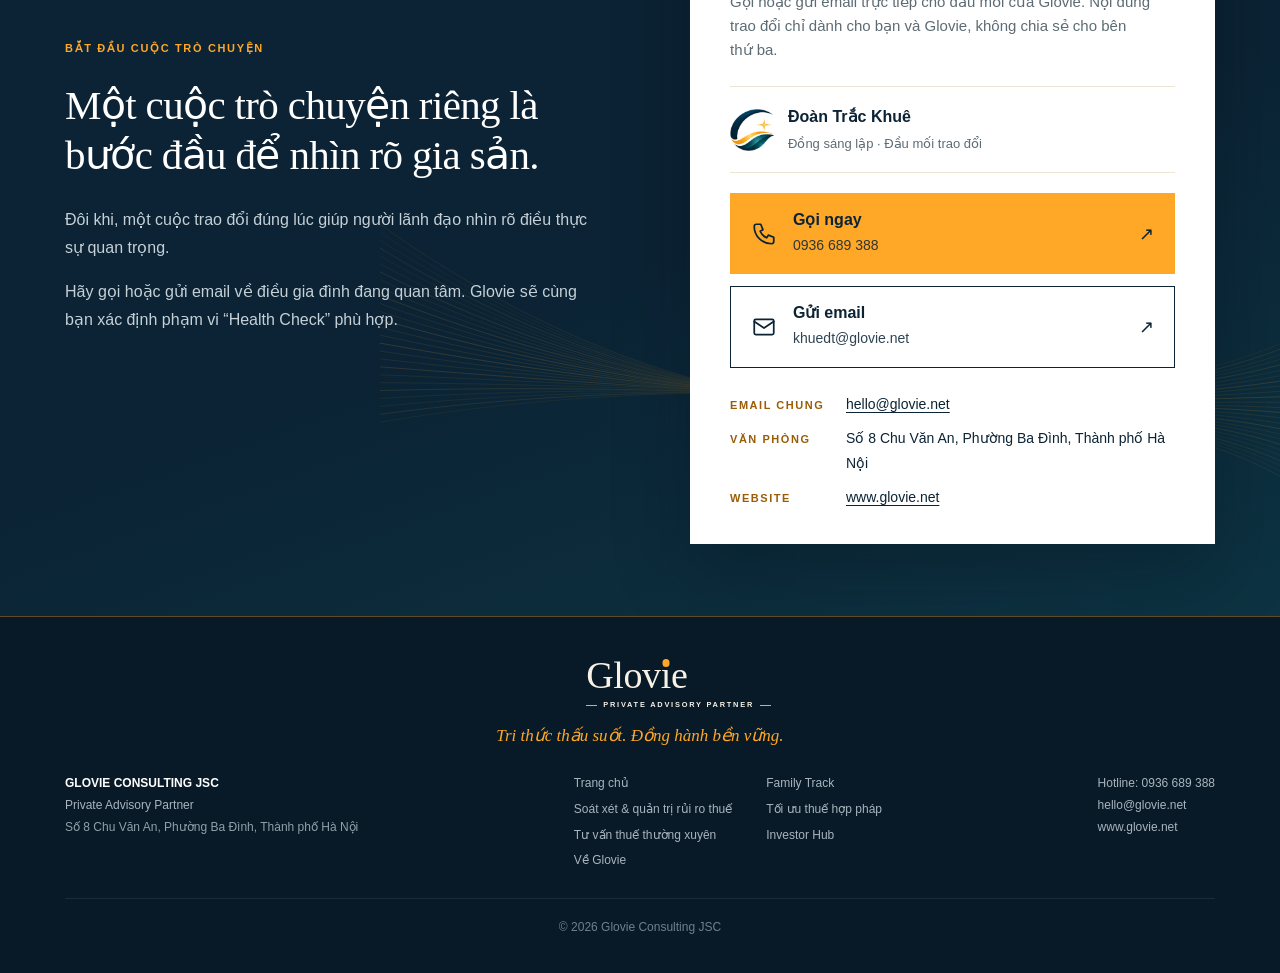
<file: familytrack.html>
<!DOCTYPE html>
<html lang="vi"><head><meta charset="utf-8"/><meta content="default-src 'self'; script-src 'self'; style-src 'self' https://fonts.googleapis.com; font-src 'self' https://fonts.gstatic.com; img-src 'self' data:; connect-src 'self'; form-action 'self'; base-uri 'self'; object-src 'none'; upgrade-insecure-requests" http-equiv="Content-Security-Policy"/><meta content="strict-origin-when-cross-origin" name="referrer"/><meta content="width=device-width,initial-scale=1" name="viewport"/><meta content="#0b2334" name="theme-color"/><meta content="Family Track: dịch vụ rà soát độc lập và quản trị rủi ro cho tài sản gia đình đang nắm giữ. Glovie không giữ tài sản, không bán sản phẩm tài chính. Phí cố định theo phạm vi, không tính theo % tài sản." name="description"/><title>Family Track | Glovie Consulting JSC</title><link rel="preconnect" href="https://fonts.googleapis.com"/><link rel="preconnect" href="https://fonts.gstatic.com" crossorigin=""/><link href="https://fonts.googleapis.com/css2?family=Inter:wght@400;500;600;700&amp;family=Playfair+Display:ital,wght@0,400;0,500;0,600;1,400;1,500&amp;display=swap" rel="stylesheet"/><link href="https://www.glovie.net/familytrack.html" rel="canonical"/><meta content="index, follow, max-image-preview:large" name="robots"/><meta content="Glovie Consulting JSC" name="author"/><meta content="telephone=no" name="format-detection"/><meta content="website" property="og:type"/><meta content="Glovie" property="og:site_name"/><meta content="Family Track | Glovie Consulting JSC" property="og:title"/><meta content="Family Track: dịch vụ rà soát độc lập và quản trị rủi ro cho tài sản gia đình đang nắm giữ. Glovie không giữ tài sản, không bán sản phẩm tài chính. Phí cố định theo phạm vi, không tính theo % tài sản." property="og:description"/><meta content="https://www.glovie.net/familytrack.html" property="og:url"/><meta content="https://www.glovie.net/assets/img/og-image.png" property="og:image"/><meta content="1200" property="og:image:width"/><meta content="630" property="og:image:height"/><meta content="vi_VN" property="og:locale"/><meta content="en_US" property="og:locale:alternate"/><meta content="summary_large_image" name="twitter:card"/><link href="assets/img/favicon-32.png" rel="icon" sizes="32x32" type="image/png"/><link href="assets/img/apple-touch-icon.png" rel="apple-touch-icon"/><link href="assets/css/glovie.min.css?v=7bdc68d603" rel="stylesheet"/><link href="assets/css/contact.css?v=097c80f14b" rel="stylesheet"/><link href="assets/css/familytrack.css?v=a53b4853ac" rel="stylesheet"/><script defer="" src="assets/i18n/familytrack.js?v=75645b1e4e"></script><script defer="" src="assets/js/glovie.min.js?v=fc8b40988c"></script><script type="application/ld+json">{"@context": "https://schema.org", "@graph": [{"@type": ["Organization", "ProfessionalService"], "@id": "https://www.glovie.net/#org", "name": "Glovie Consulting JSC", "alternateName": "Glovie", "url": "https://www.glovie.net/", "logo": "https://www.glovie.net/assets/img/icon-512.png", "image": "https://www.glovie.net/assets/img/og-image.png", "slogan": "Private Advisory Partner", "areaServed": "VN", "knowsLanguage": ["vi", "en"], "address": {"@type": "PostalAddress", "streetAddress": "Số 8 Chu Văn An", "addressLocality": "Phường Ba Đình", "addressRegion": "Hà Nội", "addressCountry": "VN"}}, {"@type": "WebPage", "@id": "https://www.glovie.net/familytrack.html", "url": "https://www.glovie.net/familytrack.html", "name": "Family Track | Glovie Consulting JSC", "description": "Family Track: dịch vụ rà soát độc lập và quản trị rủi ro cho tài sản gia đình đang nắm giữ. Glovie không giữ tài sản, không bán sản phẩm tài chính. Phí cố định theo phạm vi, không tính theo % tài sản.", "inLanguage": "vi", "isPartOf": {"@type": "WebSite", "url": "https://www.glovie.net/", "name": "Glovie"}}, {"@type": "BreadcrumbList", "itemListElement": [{"@type": "ListItem", "position": 1, "name": "Trang chủ", "item": "https://www.glovie.net/"}, {"@type": "ListItem", "position": 2, "name": "Family Track", "item": "https://www.glovie.net/familytrack.html"}]}, {"@type": "Service", "name": "Family Track", "description": "Family Track: dịch vụ rà soát độc lập và quản trị rủi ro cho tài sản gia đình đang nắm giữ. Glovie không giữ tài sản, không bán sản phẩm tài chính. Phí cố định theo phạm vi, không tính theo % tài sản.", "provider": {"@id": "https://www.glovie.net/#org"}, "areaServed": "VN", "url": "https://www.glovie.net/familytrack.html", "serviceType": "Family wealth review & risk management"}]}</script></head><body><a class="skip-link" href="#top">Bỏ qua điều hướng</a><header><div class="wrap"><a aria-label="Glovie — Private Advisory Partner — Trang chủ" class="logo" href="index.html"><span class="brand-logo"><img alt="" class="brand-mark" decoding="async" fetchpriority="high" height="132" src="assets/img/glovie-mark.png" width="139"/><span class="brand-word"><span class="brand-name">Glov<span class="brand-i">ı</span>e</span><span class="brand-tag">Private Advisory Partner</span></span></span></a><button aria-expanded="false" aria-label="Mở menu" class="menu-toggle" id="menuToggle">☰</button><nav id="nav"><a href="index.html">Trang chủ</a><div class="has-sub"><a class="sub-trigger" href="index.html#giai-phap">Giải pháp</a><div class="submenu"><a href="soatxetthue.html"><strong>Soát xét & quản trị rủi ro thuế</strong><span>“Health Check”, soát xét định kỳ, chuẩn bị thanh tra</span></a><a href="toiuuthue.html"><strong>Tối ưu thuế hợp pháp</strong><span>Cấu trúc, ưu đãi và phương án có căn cứ</span></a><a href="tvtthuongxuyen.html"><strong>Tư vấn thuế thường xuyên</strong><span>Đồng hành chuyên môn quanh năm</span></a><a href="index.html#giai-phap"><strong>Tất cả giải pháp</strong><span>CFO Advisory, ESOP – M&A, chuyển đổi số</span></a></div></div><a class="current" aria-current="page" href="familytrack.html">Family Track</a><a href="investorhub.html">Investor Hub</a><a href="ve-glovie.html">Về Glovie</a><a href="#lien-he">Liên hệ</a><a class="btn" href="#lien-he">Đặt lịch trao đổi ↗</a><div aria-label="Language / Ngôn ngữ" class="language-switch" role="group"><button aria-pressed="true" class="lang-option active" data-lang="vi" type="button">VN</button><span aria-hidden="true">/</span><button aria-pressed="false" class="lang-option" data-lang="en" type="button">EN</button></div></nav></div></header><main id="top"><section class="hero"><div aria-hidden="true" class="hero-motif"></div><div class="wrap hero-grid"><div class="reveal"><div class="eyebrow crumb"><a href="index.html#giai-phap">Giải pháp Glovie</a> · <span>Family Track</span></div><h1>Tài sản vẫn trong tay gia đình.<br/><em>Glovie giúp gia đình nhìn rõ và giữ vững.</em></h1><p class="lead">Family Track là dịch vụ rà soát độc lập và quản trị rủi ro cho những tài sản gia đình đang nắm giữ. Glovie không nhận tiền để đầu tư, không giữ tài sản, không bán sản phẩm tài chính. Glovie giúp gia đình biết mình đang có gì, rủi ro nằm ở đâu và việc gì cần làm trước.</p><div class="hero-actions"><a class="btn" href="#lien-he">Trao đổi riêng với Glovie <span>↗</span></a><a class="btn outline" href="#hanh-trinh">Hành trình Family Track <span>↓</span></a></div></div><aside class="hero-aside"><div aria-hidden="true" class="hero-star"><i class="halo"></i><svg viewBox="0 0 48 48"><defs><linearGradient id="gstar" x1="0" x2="1" y1="0" y2="1"><stop offset="0" stop-color="#ffe3a8"/><stop offset=".5" stop-color="#ffa726"/><stop offset="1" stop-color="#e58a00"/></linearGradient></defs><path fill="url(#gstar)" d="M24 1C25.4 16.5 31.5 22.6 47 24 31.5 25.4 25.4 31.5 24 47 22.6 31.5 16.5 25.4 1 24 16.5 22.6 22.6 16.5 24 1Z"/></svg><i class="spark s1"></i><i class="spark s2"></i><i class="spark s3"></i></div><div class="serif">“Gây dựng tài sản cần một đời người. Giữ được tài sản cần nhìn rõ nó qua nhiều thế hệ.”</div><span>GÓC NHÌN GLOVIE</span></aside></div></section><section id="thau-hieu"><div class="wrap"><div aria-label="Ba giá trị của Family Track" class="symbolic-band"><div><svg aria-hidden="true" viewBox="0 0 48 48"><path d="M4 24s8-13 20-13 20 13 20 13-8 13-20 13S4 24 4 24Z"/><circle cx="24" cy="24" r="6"/></svg><span><strong>Nhìn rõ</strong><br/>Một bản đồ cho toàn bộ gia sản</span></div><div><svg aria-hidden="true" viewBox="0 0 48 48"><path d="M24 4 40 10v13c0 11-6 18-16 22C14 41 8 34 8 23V10z"/><path d="m17 24 5 5 10-11"/></svg><span><strong>Bảo vệ</strong><br/>Xử lý rủi ro trước khi thành vấn đề</span></div><div><svg aria-hidden="true" viewBox="0 0 48 48"><circle cx="24" cy="13" r="6"/><circle cx="12" cy="35" r="5"/><circle cx="36" cy="35" r="5"/><path d="M21 18 14 30M27 18l7 12"/></svg><span><strong>Truyền thừa</strong><br/>Sẵn sàng cho thế hệ kế cận</span></div></div></div><div class="wrap intro-grid intro-grid--spaced"><div><div class="eyebrow">Thấu hiểu</div><h2>Càng nhiều năm tích lũy, càng nhiều điều chưa được nhìn lại.</h2><p class="muted">Tài sản nằm rải rác giữa doanh nghiệp, bất động sản, cổ phần, tài khoản và tài sản ở nước ngoài. Nhiều tài sản đứng tên người thân hay người tin cậy. Thông tin thường chỉ nằm trong đầu một người.</p><p>Người đứng đầu gia đình không cần biết hết mọi quy định. Nhưng cần biết rõ những gì gia đình đang nắm giữ có thực sự an toàn.</p></div><div class="questions"><div class="question">Tài sản nào đang đứng tên người khác, và điều gì xảy ra nếu người đó thay đổi?</div><div class="question">Nếu người chủ chốt vắng mặt, ai sẽ nắm quyền quyết định?</div><div class="question">Nguồn gốc tài sản đã sẵn sàng để giải trình khi cần?</div><div class="question">Di chúc và thỏa thuận hiện có còn phù hợp với gia đình và với luật?</div></div></div></section><section class="statement"><div aria-hidden="true" class="statement-motif"></div><div class="wrap"><div class="eyebrow">Điều khác biệt</div><h2>Glovie không quản lý tiền của bạn.<br/><em>Glovie giúp bạn bảo vệ những gì đang có.</em></h2><div class="rule"></div><p>Mọi tài sản và quyền quyết định luôn thuộc về gia đình. Glovie đứng ở vị trí độc lập để rà soát, cảnh báo và điều phối chuyên gia, không nhận hoa hồng ẩn và không bán sản phẩm tài chính.</p><a class="btn gold" href="#lien-he">Bắt đầu với “Health Check” gia sản ↗</a></div></section><section class="services ft-scope" id="pham-vi"><div class="wrap"><div class="eyebrow">Phạm vi rà soát</div><div class="sectionhead"><h2>Mười nhóm rủi ro Glovie cùng gia đình nhìn lại.</h2><p class="muted sectionhead-note">Gia đình có thể rà soát toàn bộ, hoặc bắt đầu từ nhóm tài sản đang lo lắng nhất.</p></div><ol class="ft-risks"><li><b>01</b><div><h3>Cơ cấu sở hữu &amp; tài sản đứng tên hộ</h3><p>Ai đứng tên tài sản nào, quyền lợi thực tế đã có văn bản xác lập hay chưa.</p></div></li><li><b>02</b><div><h3>Pháp lý tài sản</h3><p>Giấy tờ, quy hoạch, mục đích sử dụng đất, thế chấp và các hợp đồng liên quan.</p></div></li><li><b>03</b><div><h3>Thuế &amp; nguồn gốc tài sản</h3><p>Nghĩa vụ thuế khi chuyển nhượng, cho tặng, thừa kế; khả năng giải trình nguồn hình thành.</p></div></li><li><b>04</b><div><h3>Tài sản trong doanh nghiệp gia đình</h3><p>Ranh giới tài sản cá nhân và công ty, bảo lãnh chéo, mức độ phụ thuộc vào một doanh nghiệp.</p></div></li><li><b>05</b><div><h3>Hôn nhân &amp; tài sản chung</h3><p>Tài sản chung, riêng của các cặp vợ chồng trong gia đình, qua cả hai thế hệ.</p></div></li><li><b>06</b><div><h3>Thừa kế &amp; kế nhiệm</h3><p>Di chúc, phần thừa kế bắt buộc, người nắm quyền kiểm soát khi người chủ chốt vắng mặt.</p></div></li><li><b>07</b><div><h3>Quản trị gia đình</h3><p>Cách gia đình ra quyết định, giải quyết bất đồng và đưa thế hệ kế cận tham gia.</p></div></li><li><b>08</b><div><h3>Thanh khoản &amp; tập trung tài sản</h3><p>Tiền mặt sẵn có khi có biến cố, tỷ trọng tài sản khó bán, mức độ bảo hiểm.</p></div></li><li><b>09</b><div><h3>Bảo mật, an ninh &amp; danh tiếng</h3><p>Hồ sơ được lưu ở đâu, ai biết thông tin tài sản, an ninh mạng của các thành viên.</p></div></li><li><b>10</b><div><h3>Yếu tố nước ngoài</h3><p>Tài sản, tài khoản và thành viên ở nước ngoài; nghĩa vụ báo cáo và thuế ở hai phía.</p></div></li></ol></div></section><section id="hanh-trinh"><div class="wrap process-grid"><div><div class="eyebrow">Hành trình Family Track</div><h2>Rà soát một lần. Đồng hành nhiều năm.</h2><p class="muted">Family Track bắt đầu bằng một lần “Health Check” gia sản có phạm vi rõ ràng, phí cố định theo phạm vi, không tính theo % tài sản. Sau đó, gia đình tự quyết định có đi tiếp hay không.</p><div aria-label="Health Check → Xử lý ưu tiên → Đồng hành định kỳ" class="process-illustration"><svg aria-hidden="true" viewBox="0 0 420 120"><path d="M70 60H350" stroke="#e3c48a" stroke-dasharray="5 6" stroke-width="1.5"></path><path d="M350 90C350 112 70 112 70 90" fill="none" stroke="#e3c48a" stroke-dasharray="5 6" stroke-width="1.5"></path><g fill="#fbf8f2" stroke="#9a5d06" stroke-width="1.5"><circle cx="70" cy="60" r="27"></circle><circle cx="210" cy="60" r="27"></circle><circle cx="350" cy="60" r="27"></circle></g><g fill="none" stroke="#0b2334" stroke-linecap="round" stroke-linejoin="round" stroke-width="1.6"><path d="M58 60s5-8 12-8 12 8 12 8-5 8-12 8-12-8-12-8Z"/><circle cx="70" cy="60" r="3.5"/><path d="M202 50h10l5 5v15h-15zM206 60h7M206 65h7"/><path d="M362 60a12 12 0 1 1-4-9M358 46v6h6"/></g></svg><div class="process-caption">“HEALTH CHECK” → XỬ LÝ ƯU TIÊN → ĐỒNG HÀNH ĐỊNH KỲ</div></div></div><div class="steps"><div class="step"><svg aria-hidden="true" class="line-icon" fill="none" stroke="currentColor" stroke-linecap="round" stroke-linejoin="round" stroke-width="1.55" viewBox="0 0 48 48"><path d="M4 24s8-13 20-13 20 13 20 13-8 13-20 13S4 24 4 24Z"/><circle cx="24" cy="24" r="6"/></svg><div><div class="ft-stage">Chặng 1 · 4–6 tuần</div><h3>“Health Check” gia sản</h3><p>Lập bản đồ tài sản, chấm mức rủi ro và mức kiểm soát cho 10 nhóm, xác định việc cần ưu tiên. Phạm vi và phí được thống nhất trước.</p></div></div><div class="step"><svg aria-hidden="true" class="line-icon" fill="none" stroke="currentColor" stroke-linecap="round" stroke-linejoin="round" stroke-width="1.55" viewBox="0 0 48 48"><path d="M12 5h18l8 8v30H12zM30 5v9h8M18 23h14M18 30h14"/></svg><div><div class="ft-stage">Chặng 2 · Theo dự án</div><h3>Xử lý ưu tiên</h3><p>Làm sạch sở hữu và pháp lý, di chúc và kế nhiệm, hiến chương gia đình, rà soát thuế. Gia đình chọn việc từ danh sách ưu tiên; Glovie điều phối luật sư, công chứng khi cần.</p></div></div><div class="step"><svg aria-hidden="true" class="line-icon" fill="none" stroke="currentColor" stroke-linecap="round" stroke-linejoin="round" stroke-width="1.55" viewBox="0 0 48 48"><path d="m24 4 4 16 16 4-16 4-4 16-4-16-16-4 16-4z"/></svg><div><div class="ft-stage">Chặng 3 · Hằng năm</div><h3>Đồng hành định kỳ</h3><p>Cập nhật bản đồ mỗi năm và khi gia đình có sự kiện lớn: mua bán tài sản, kết hôn, luật thay đổi, chuyển giao doanh nghiệp.</p></div></div></div></div></section><section class="values" id="ban-giao"><div class="wrap"><div class="eyebrow">Sản phẩm bàn giao</div><h2>Một bức tranh rõ ràng.<br/>Một lộ trình có thứ tự.</h2><div class="three"><article class="value"><div class="value-symbol"><svg aria-hidden="true" viewBox="0 0 72 68"><path d="M8 12l18-6 20 6 18-6v50l-18 6-20-6-18 6z"/><path d="M26 6v50M46 12v50"/></svg></div><h3>Bản đồ gia sản</h3><p>Toàn bộ tài sản theo loại, người đứng tên, tình trạng pháp lý và mối liên hệ với doanh nghiệp gia đình.</p></article><article class="value"><div class="value-symbol"><svg aria-hidden="true" viewBox="0 0 72 68"><rect x="10" y="8" width="52" height="52"/><path d="M10 25h52M10 43h52M27 8v52M45 8v52"/><path d="M48 46h11v11H48z" fill="currentColor" opacity=".25"/></svg></div><h3>Bản đồ nhiệt rủi ro</h3><p>Mười nhóm rủi ro, mỗi nhóm có mức rủi ro, mức kiểm soát hiện có và rủi ro còn lại.</p></article><article class="value"><div class="value-symbol"><svg aria-hidden="true" viewBox="0 0 72 68"><path d="M7 38h58M12 34l14-14 10 7 24-20M52 7h8v8"/></svg></div><h3>Lộ trình ưu tiên</h3><p>Việc cần làm theo ba mốc: dưới 6 tháng, 6–12 tháng, 12–24 tháng, kèm người phụ trách và đối tác cần có.</p></article></div><p class="muted values-note">Kết quả được trình bày riêng với người đứng đầu gia đình, kèm báo cáo tóm tắt 2–3 trang. Mọi tài liệu thuộc về gia đình.</p></div></section><section class="ft-for" id="danh-cho-ai"><div class="wrap"><div class="eyebrow">Dành cho ai</div><div class="sectionhead"><h2>Khi tài sản đủ lớn để một sai sót trở nên đắt giá.</h2></div><div class="ft-for-grid"><article><h3>Nhà sáng lập thế hệ đầu</h3><p>Tài sản chủ yếu nằm trong doanh nghiệp và bất động sản; đã đến lúc nghĩ về chuyển giao.</p></article><article><h3>Gia đình vừa có sự kiện lớn</h3><p>Vừa bán doanh nghiệp, gọi vốn, niêm yết, nhận thừa kế hoặc thay đổi trong hôn nhân.</p></article><article><h3>Thế hệ kế cận</h3><p>Chuẩn bị tiếp nhận tài sản và doanh nghiệp, muốn hiểu rõ mình sẽ nhận gì và rủi ro gì đi kèm.</p></article><article><h3>Gia đình có yếu tố nước ngoài</h3><p>Có thành viên định cư, du học hoặc tài sản ở nước ngoài; cần tuân thủ ở cả hai phía.</p></article></div></div></section><section class="ft-trust" id="cam-ket"><div class="wrap intro-grid"><div><div class="eyebrow">Cam kết của Glovie</div><h2>Bảo mật và độc lập là một phần của dịch vụ.</h2><p class="muted">Gia đình chỉ nên mở hồ sơ tài sản cho người tư vấn không có lợi ích riêng. Vì vậy, các nguyên tắc dưới đây được ghi vào hợp đồng.</p></div><div class="questions"><div class="question"><b>01</b><span>Ký thỏa thuận bảo mật trước buổi làm việc đầu tiên. Chỉ nhóm dự án được nêu tên được xem hồ sơ.</span></div><div class="question"><b>02</b><span>Chỉ thu thập thông tin tối thiểu cần thiết; có thể dùng mã hóa thay cho tên người và địa chỉ tài sản. Bản gốc do gia đình giữ.</span></div><div class="question"><b>03</b><span>Không giữ tiền, không giữ tài sản, không nhận ủy quyền giao dịch.</span></div><div class="question"><b>04</b><span>Không bán sản phẩm tài chính, không nhận hoa hồng ẩn. Mọi khoản phí từ đối tác (nếu có) được công khai trước.</span></div><div class="question"><b>05</b><span>Hai đầu mối phụ trách mỗi gia đình, để công việc không phụ thuộc vào một người.</span></div><div class="question"><b>06</b><span>Chỉ làm việc với tài sản có nguồn gốc hợp pháp. Minh bạch là nền tảng của sự an toàn.</span></div></div></div></section><section class="ft-faq" id="hoi-dap"><div class="wrap ft-faq-grid"><div><div class="eyebrow">Câu hỏi thường gặp</div><h2>Những điều gia đình thường hỏi trước khi bắt đầu.</h2></div><div class="ft-faq-list"><details><summary>Glovie có quản lý tiền hay đầu tư thay gia đình không?</summary><p>Không. Tài sản và quyền quyết định luôn thuộc về gia đình. Glovie rà soát, cảnh báo và đề xuất cách xử lý. Nếu gia đình cần dịch vụ đầu tư, Glovie giới thiệu đối tác được cấp phép và công khai mọi khoản phí liên quan.</p></details><details><summary>Tôi có phải cung cấp toàn bộ thông tin tài sản ngay từ đầu?</summary><p>Không. Gia đình có thể bắt đầu với một nhóm tài sản đang lo lắng nhất, và dùng mã hóa thay cho tên người, địa chỉ cụ thể.</p></details><details><summary>Family Track khác gì dịch vụ của ngân hàng?</summary><p>Glovie không bán sản phẩm tài chính, nên khuyến nghị chỉ phục vụ lợi ích của gia đình. Glovie vẫn có thể làm việc cùng ngân hàng mà gia đình đang sử dụng.</p></details><details><summary>Các thành viên khác trong gia đình có được biết không?</summary><p>Người đứng đầu gia đình quyết định ai tham gia và ai được xem kết quả.</p></details><details><summary>Nếu phát hiện vấn đề cần luật sư thì sao?</summary><p>Glovie giới thiệu đối tác phù hợp, chuẩn bị hồ sơ và điều phối, để gia đình không phải làm việc với nhiều bên cùng lúc.</p></details><details><summary>Phí dịch vụ được tính thế nào?</summary><p>Phí cố định theo phạm vi, không tính theo % tài sản. Phạm vi và phí được thống nhất trước khi bắt đầu.</p></details></div></div></section><section class="contact" id="lien-he"><div class="wrap contact-grid"><div><div class="eyebrow">Bắt đầu cuộc trò chuyện</div><h2>Một cuộc trò chuyện riêng là bước đầu để nhìn rõ gia sản.</h2><p>Đôi khi, một cuộc trao đổi đúng lúc giúp người lãnh đạo nhìn rõ điều thực sự quan trọng.</p><p>Hãy gọi hoặc gửi email về điều gia đình đang quan tâm. Glovie sẽ cùng bạn xác định phạm vi “Health Check” phù hợp.</p></div><div class="talk-card"><div class="talk-private"><svg aria-hidden="true" fill="none" stroke="currentColor" stroke-linecap="round" stroke-linejoin="round" stroke-width="1.7" viewBox="0 0 24 24"><rect height="10" rx="1.5" width="14" x="5" y="11"/><path d="M8 11V8a4 4 0 0 1 8 0v3"/></svg><span>Luôn luôn riêng tư và bảo mật</span></div><h3>Trao đổi riêng cùng Glovie</h3><p class="talk-lead">Gọi hoặc gửi email trực tiếp cho đầu mối của Glovie. Nội dung trao đổi chỉ dành cho bạn và Glovie, không chia sẻ cho bên thứ ba.</p><div class="talk-person"><img alt="" decoding="async" height="132" loading="lazy" src="assets/img/glovie-mark.png" width="139"/><div><strong>Đoàn Trắc Khuê</strong><span>Đồng sáng lập · Đầu mối trao đổi</span></div></div><div class="talk-actions"><a aria-label="Gọi ngay 0936 689 388" class="talk-btn talk-call" href="tel:+84936689388"><svg aria-hidden="true" fill="none" stroke="currentColor" stroke-linecap="round" stroke-linejoin="round" stroke-width="1.6" viewBox="0 0 24 24"><path d="M5 3h4l2 5-2.5 1.5a11 11 0 0 0 6 6L16 13l5 2v4a2 2 0 0 1-2 2A16 16 0 0 1 3 5a2 2 0 0 1 2-2"/></svg><span class="talk-text"><span class="talk-label">Gọi ngay</span><span class="talk-value">0936 689 388</span></span><span aria-hidden="true" class="talk-go">↗</span></a><a class="talk-btn talk-mail js-mailto" data-d="ten.eivolg" data-subject="Trao đổi riêng cùng Glovie" data-u="tdeuhk" href="#lien-he"><svg aria-hidden="true" fill="none" stroke="currentColor" stroke-linecap="round" stroke-linejoin="round" stroke-width="1.6" viewBox="0 0 24 24"><rect height="14" rx="1.5" width="18" x="3" y="5"/><path d="m3 7 9 6 9-6"/></svg><span class="talk-text"><span class="talk-label">Gửi email</span><span class="talk-value">khuedt [at] glovie [dot] net</span></span><span aria-hidden="true" class="talk-go">↗</span></a></div><dl class="talk-info"><div><dt>Email chung</dt><dd><a class="js-mail" data-d="ten.eivolg" data-u="olleh" href="#lien-he">hello [at] glovie [dot] net</a></dd></div><div><dt>Văn phòng</dt><dd>Số 8 Chu Văn An, Phường Ba Đình, Thành phố Hà Nội</dd></div><div><dt>Website</dt><dd><a href="https://www.glovie.net">www.glovie.net</a></dd></div></dl></div></div></section></main><footer><div class="footer-brand"><span class="brand-logo brand-logo--neg"><img alt="" class="brand-mark" decoding="async" loading="lazy" height="132" src="assets/img/glovie-mark-neg.png" width="139"/><span class="brand-word"><span class="brand-name">Glov<span class="brand-i">ı</span>e</span><span class="brand-tag">Private Advisory Partner</span></span></span><div class="footer-message">Tri thức thấu suốt. Đồng hành bền vững.</div></div><div class="wrap footer-main"><div><strong>GLOVIE CONSULTING JSC</strong><br/>Private Advisory Partner<br/><span class="footer-addr">Số 8 Chu Văn An, Phường Ba Đình, Thành phố Hà Nội</span></div><div class="footer-links"><a href="index.html">Trang chủ</a><a href="familytrack.html">Family Track</a><a href="soatxetthue.html">Soát xét & quản trị rủi ro thuế</a><a href="toiuuthue.html">Tối ưu thuế hợp pháp</a><a href="tvtthuongxuyen.html">Tư vấn thuế thường xuyên</a><a href="investorhub.html">Investor Hub</a><a href="ve-glovie.html">Về Glovie</a></div><div class="footer-contact">Hotline: <a href="tel:+84936689388">0936 689 388</a><br/><a class="js-mail" data-d="ten.eivolg" data-u="olleh" href="#lien-he">hello [at] glovie [dot] net</a><br/><a href="https://www.glovie.net">www.glovie.net</a></div></div><div class="wrap footer-bottom">© <span id="year"></span> Glovie Consulting JSC</div></footer><div class="mobile-cta"><a href="#lien-he">Trao đổi với Glovie</a><a href="tel:+84936689388">Gọi điện</a></div></body></html>
</file>
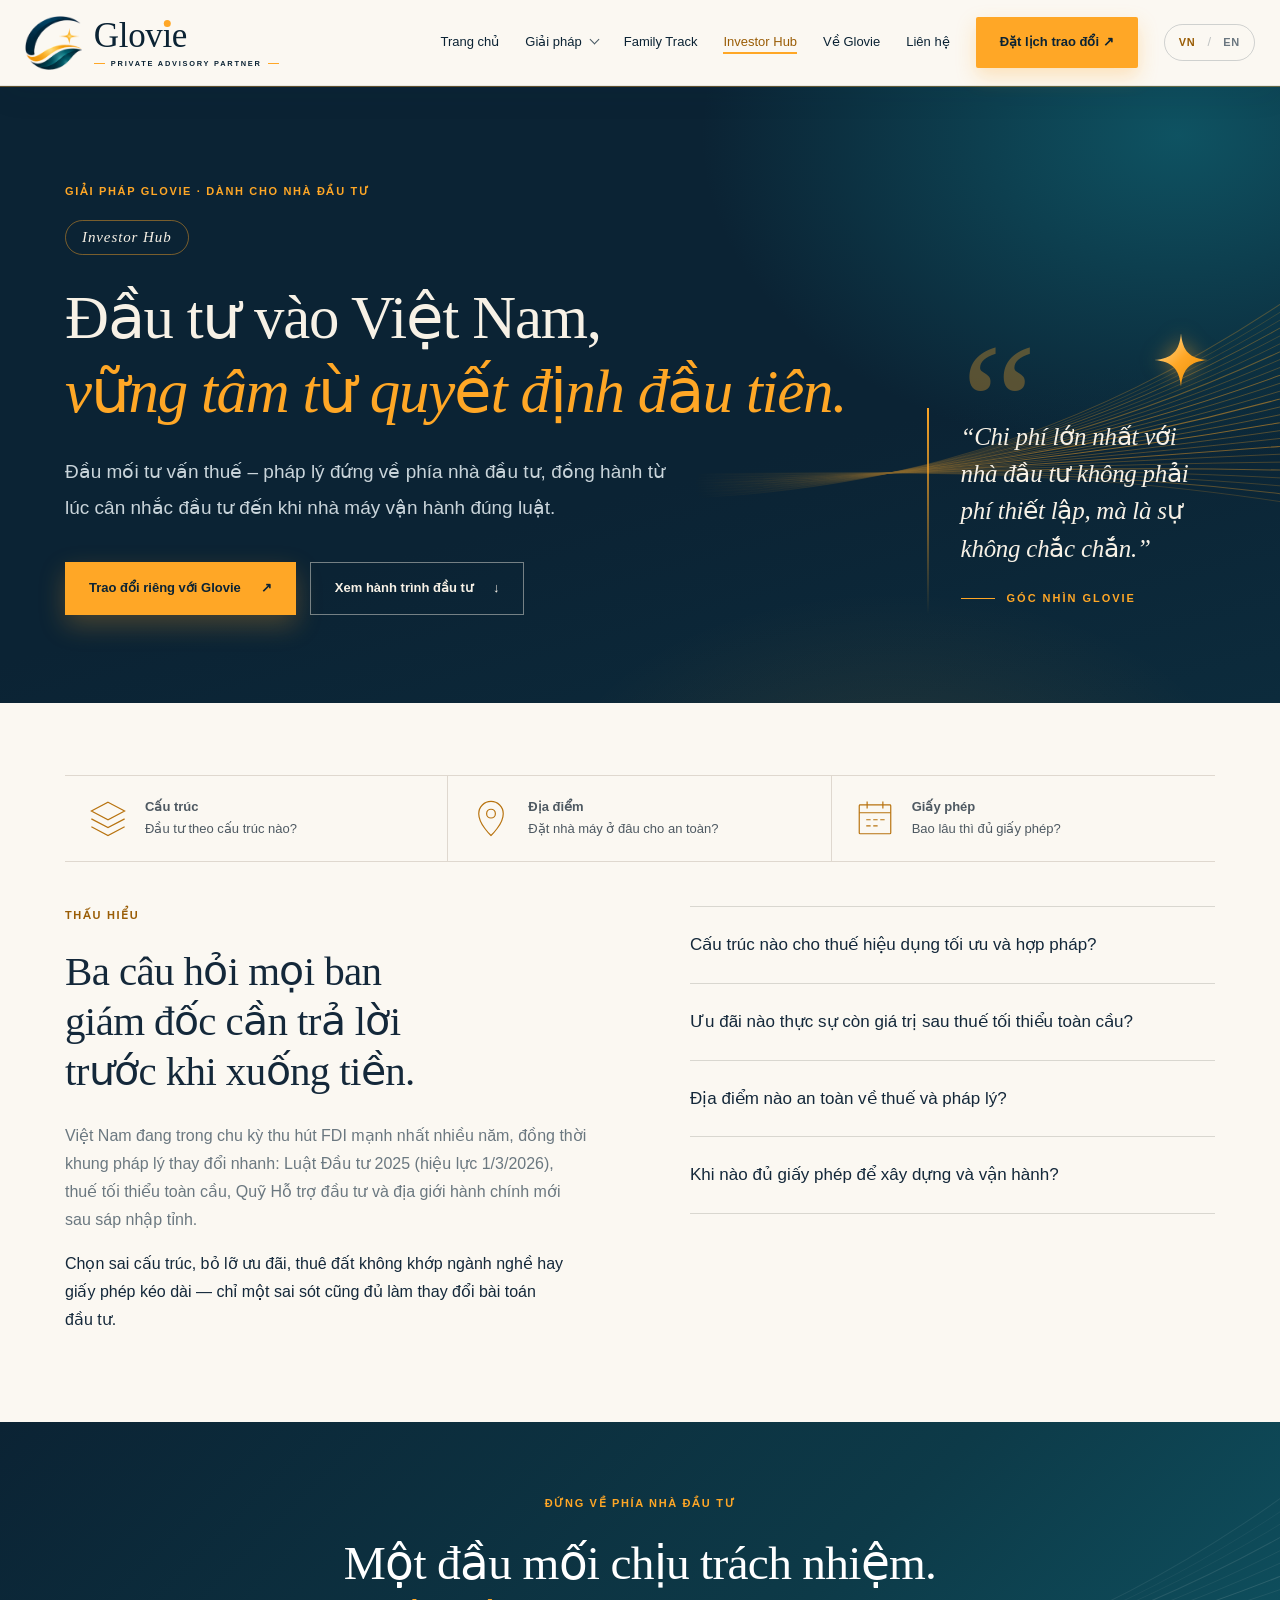
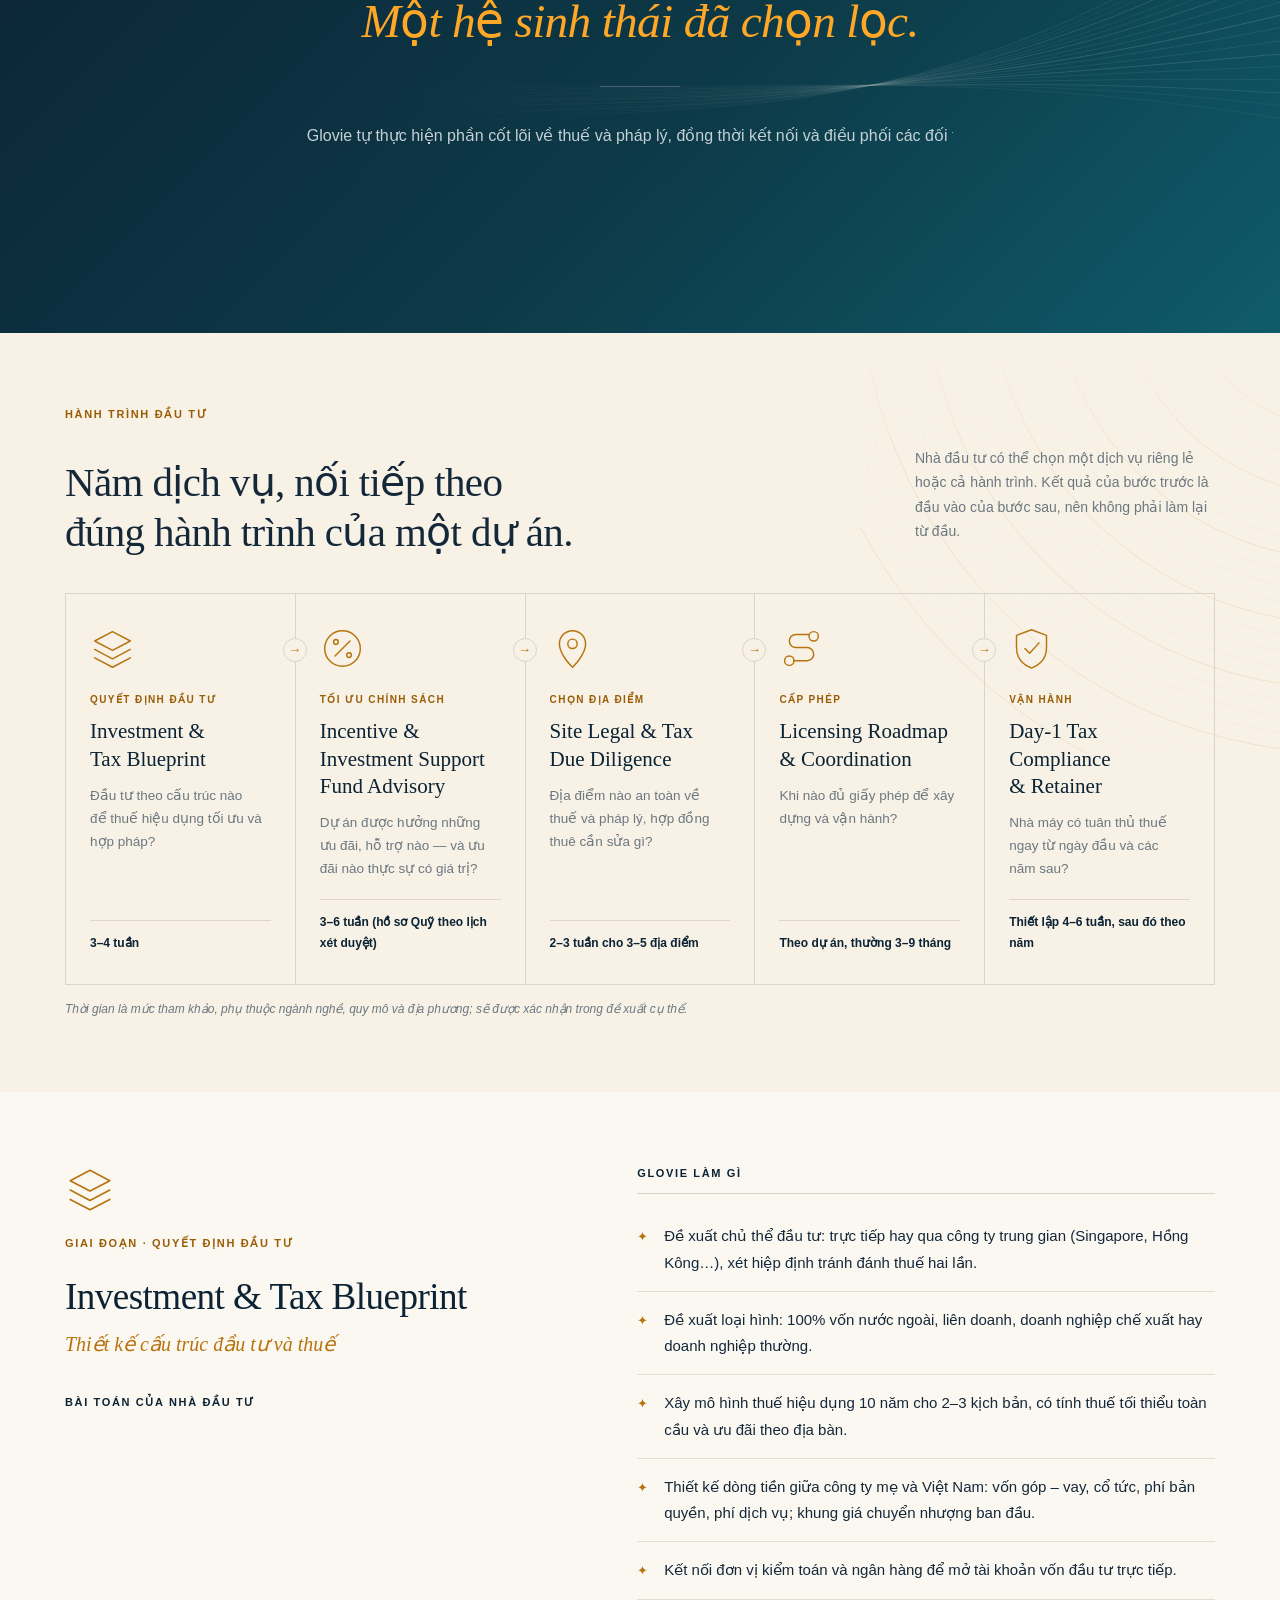
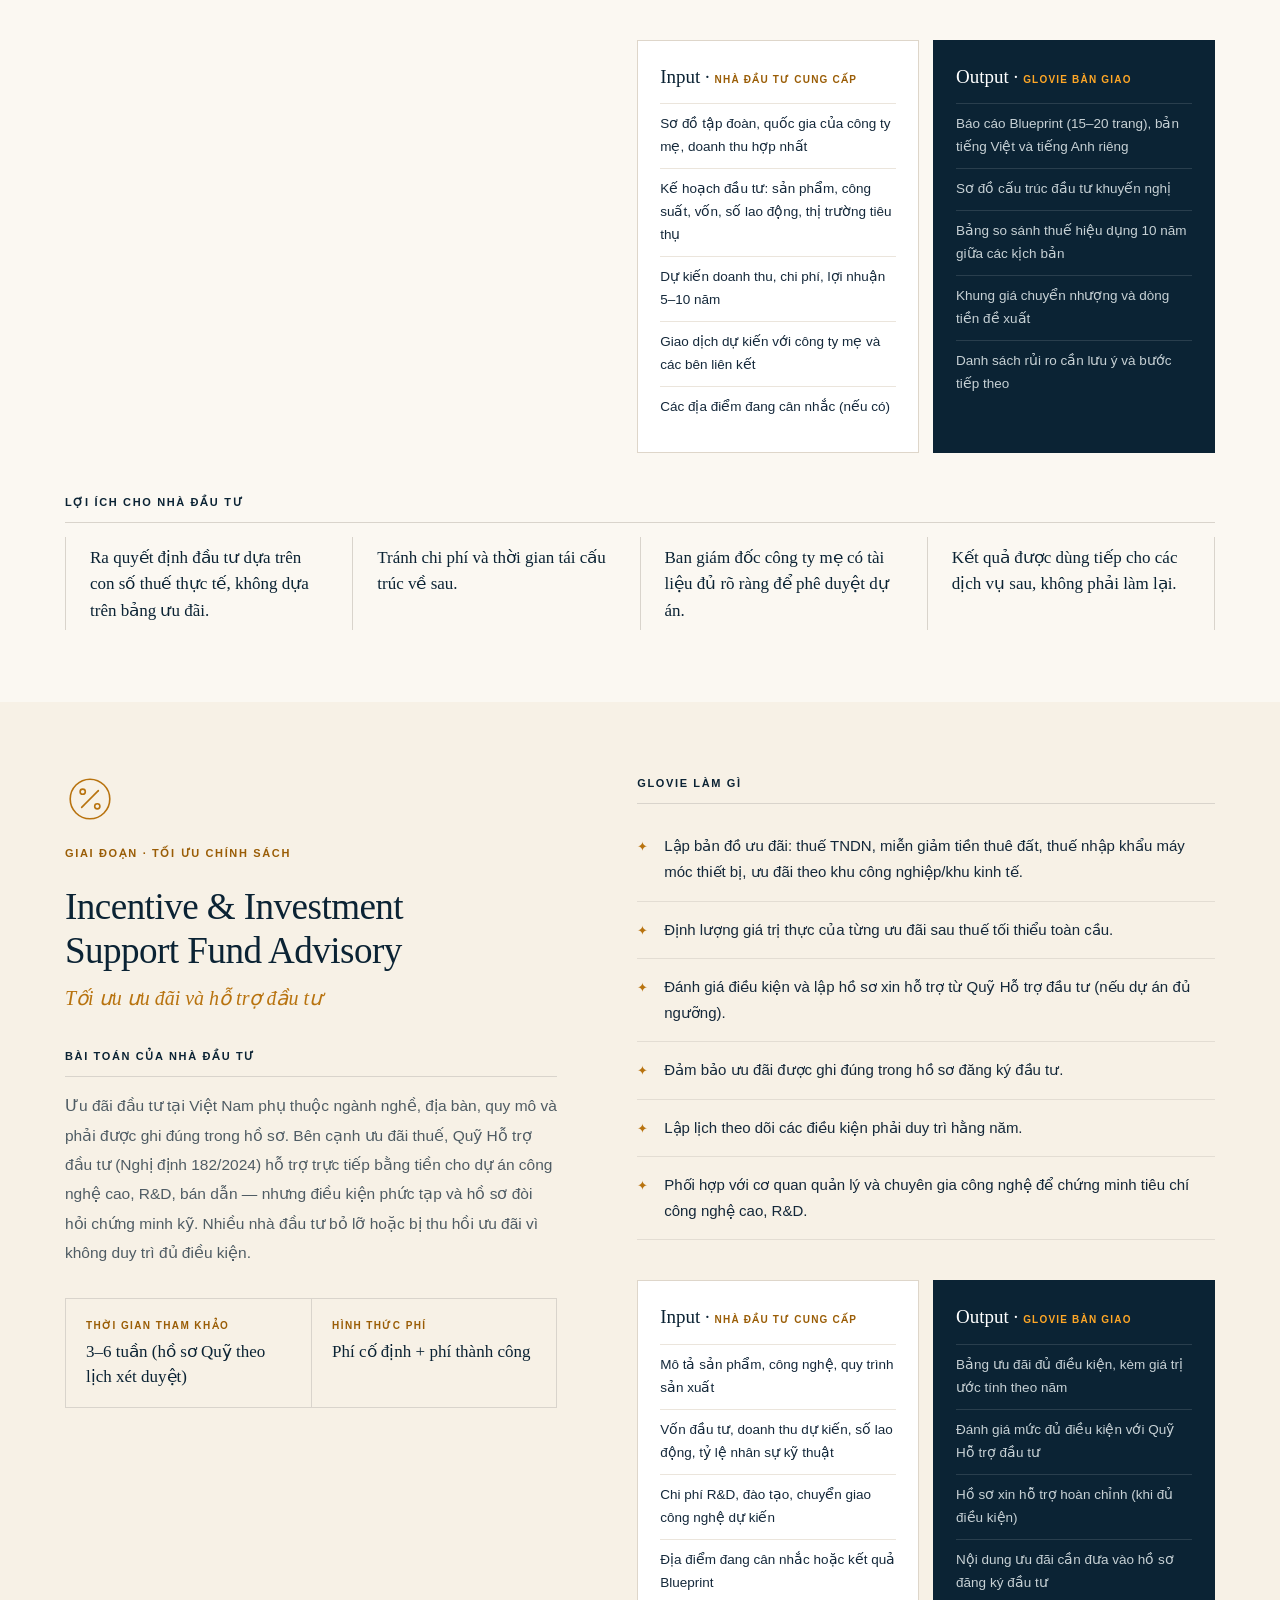
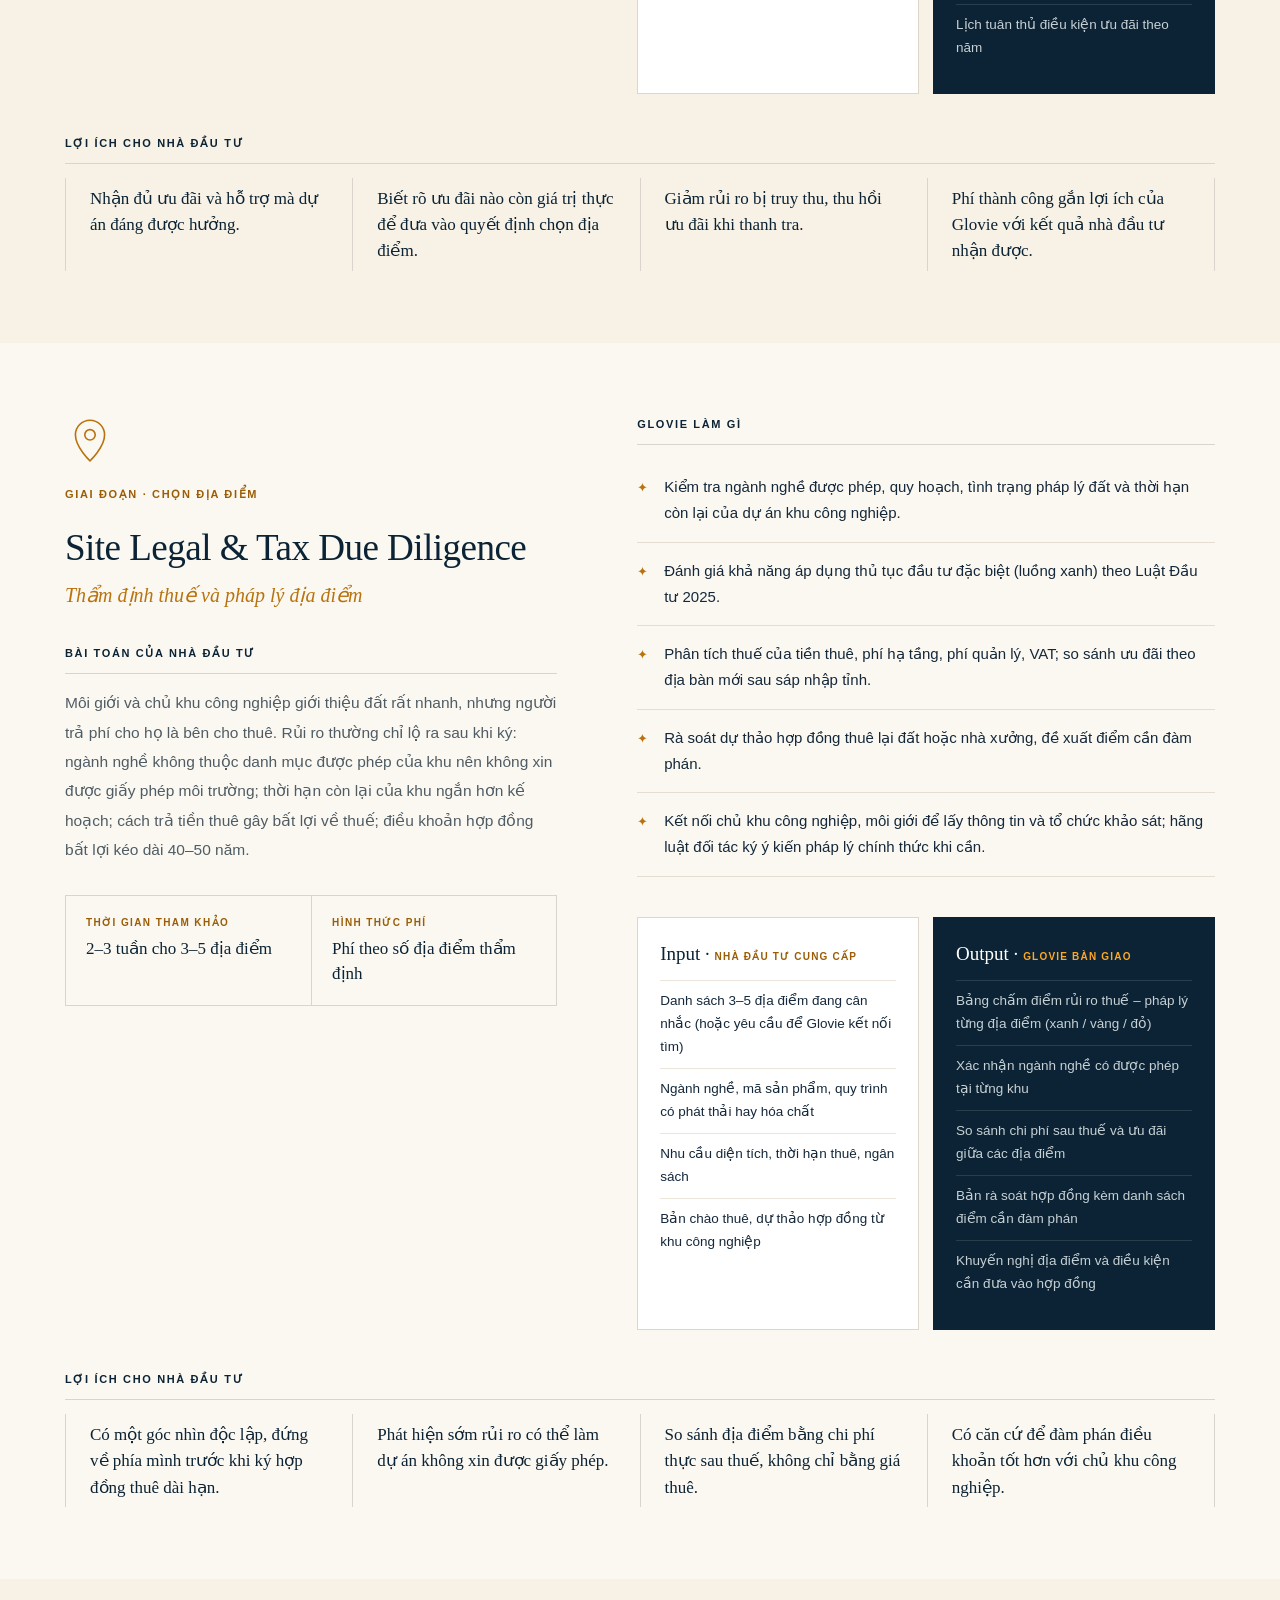
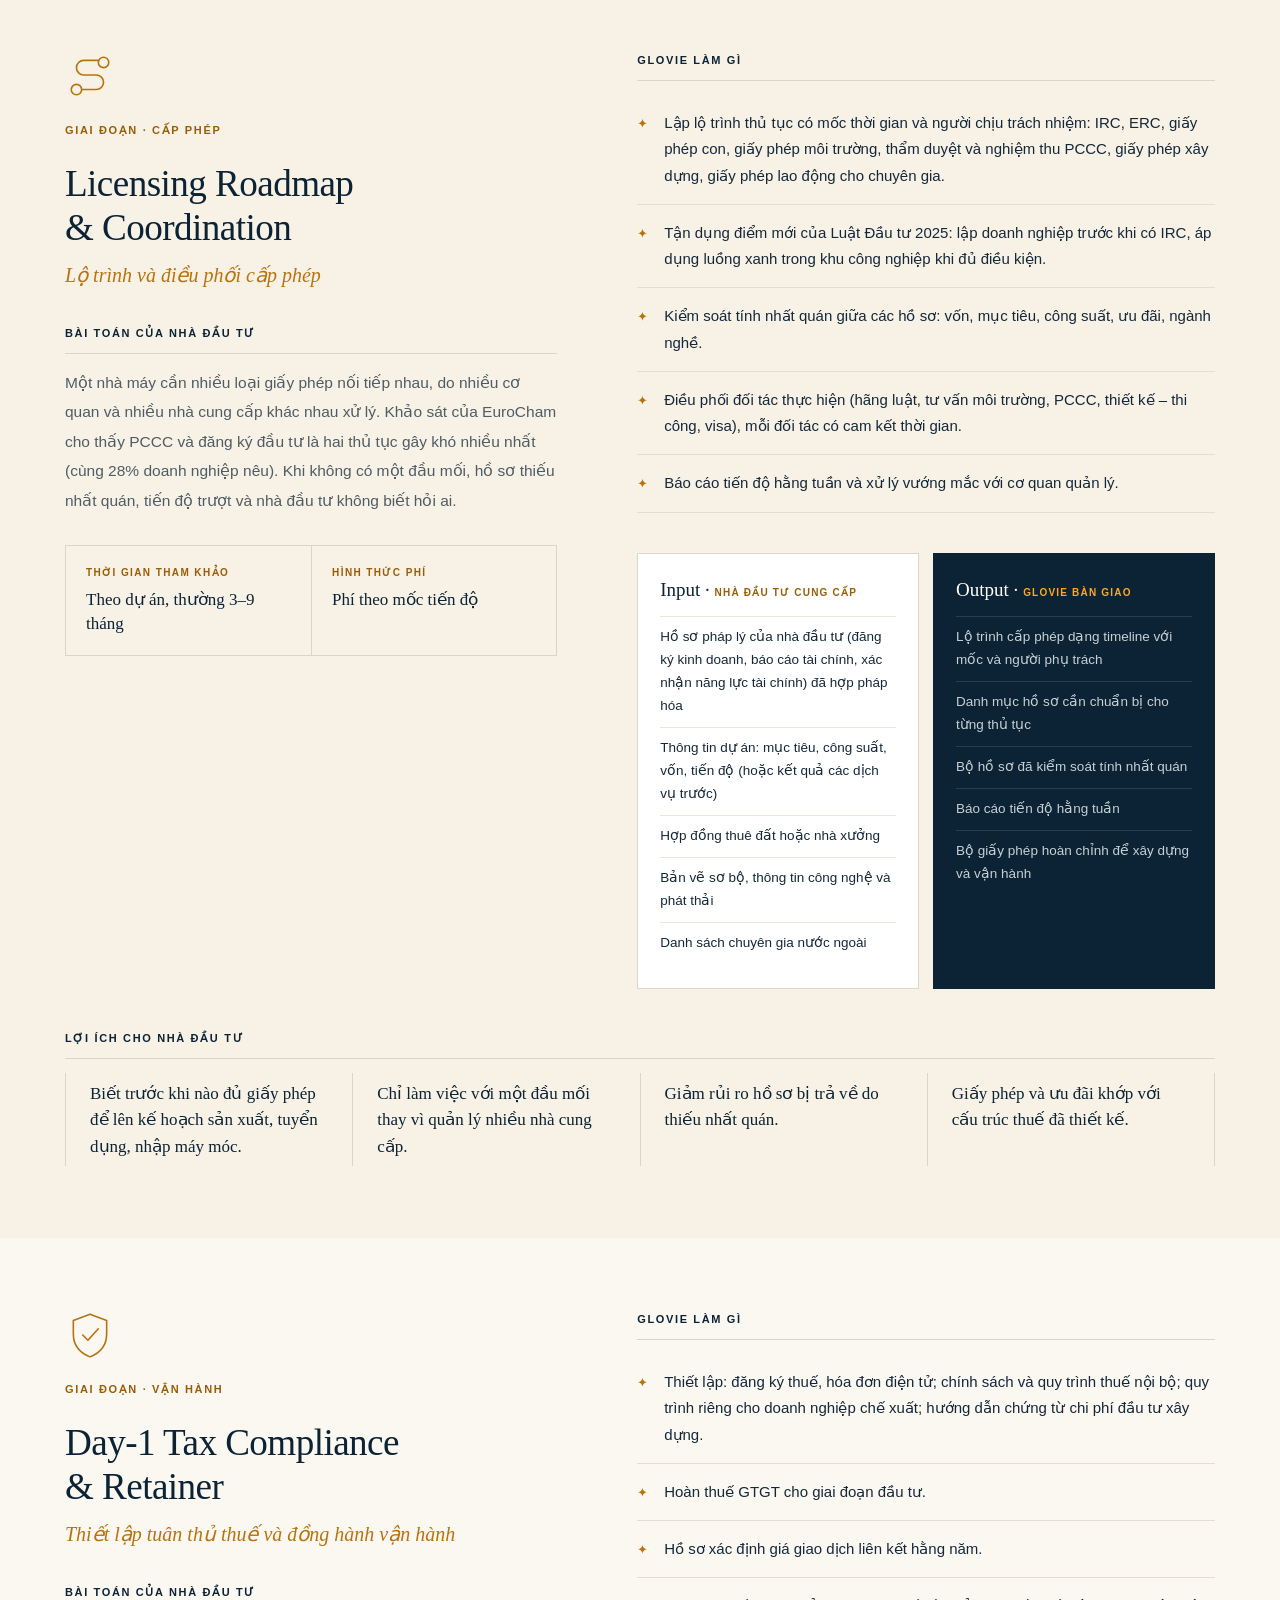
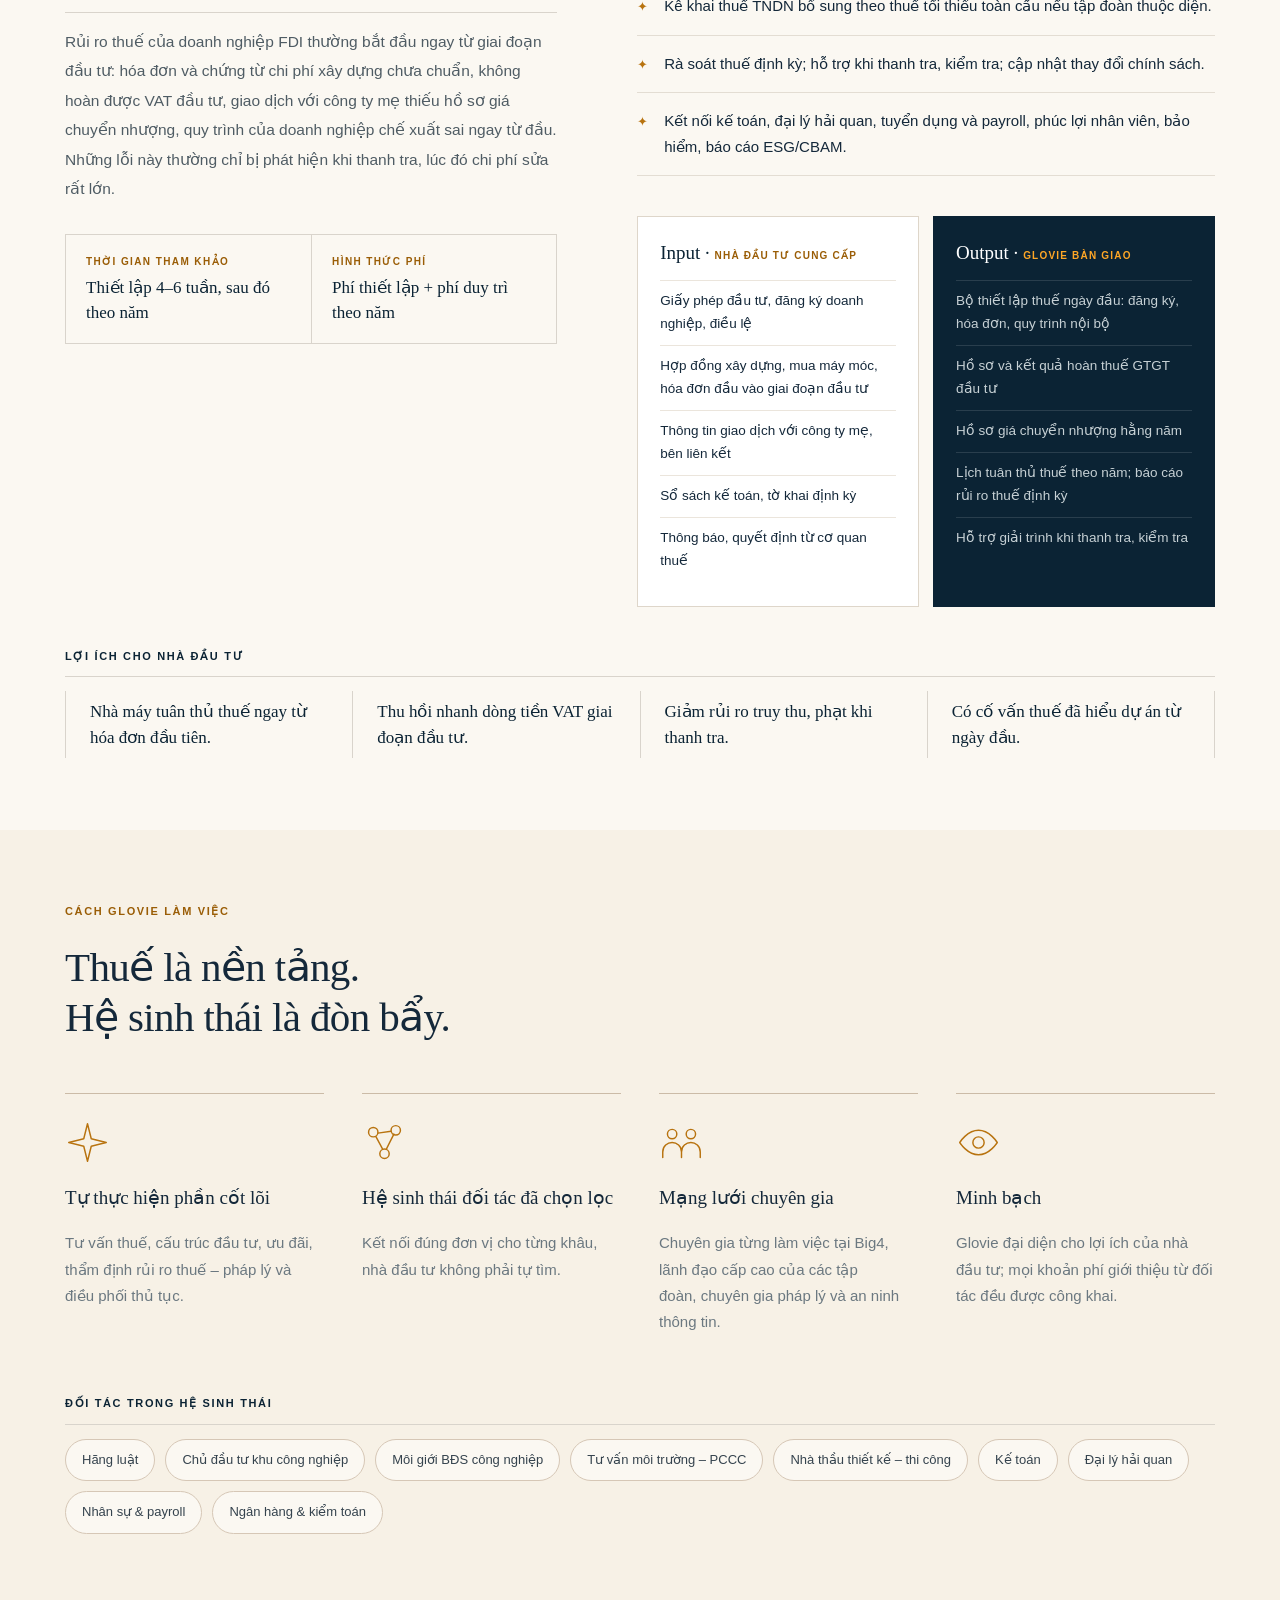
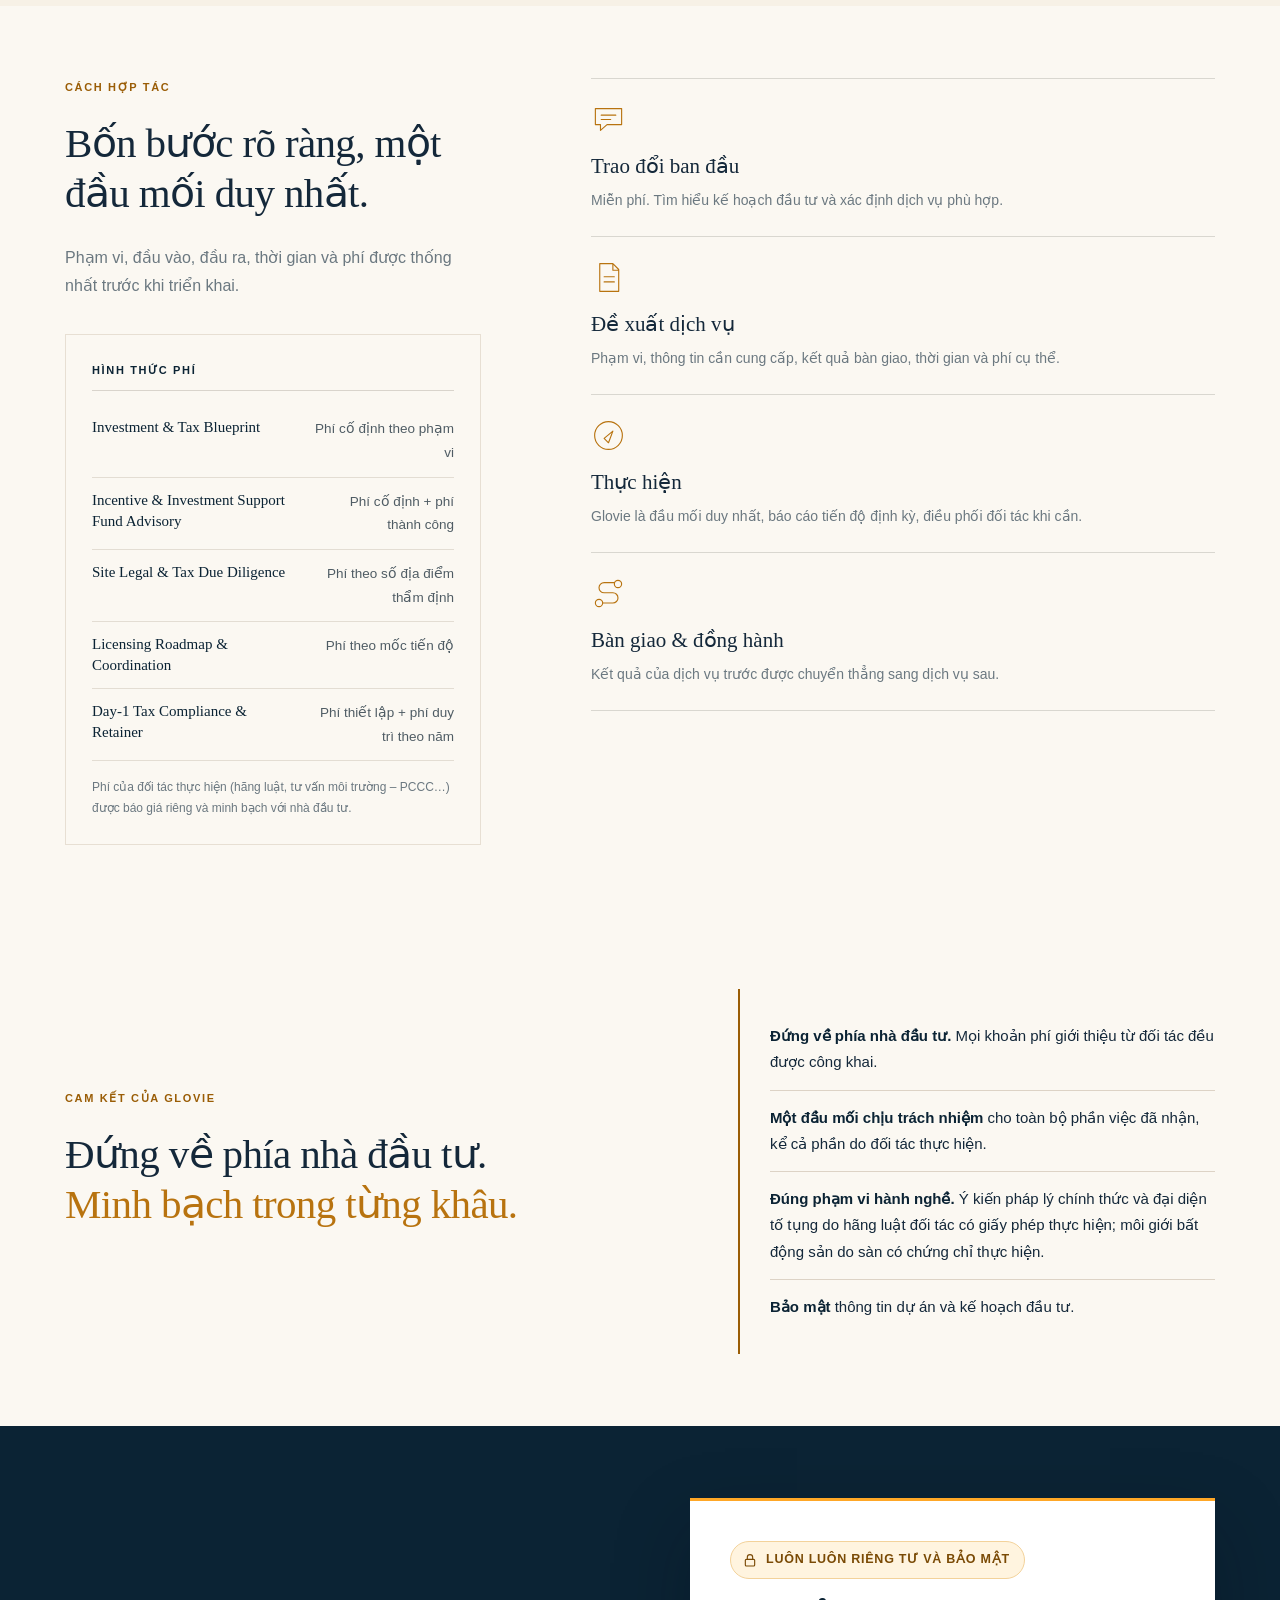
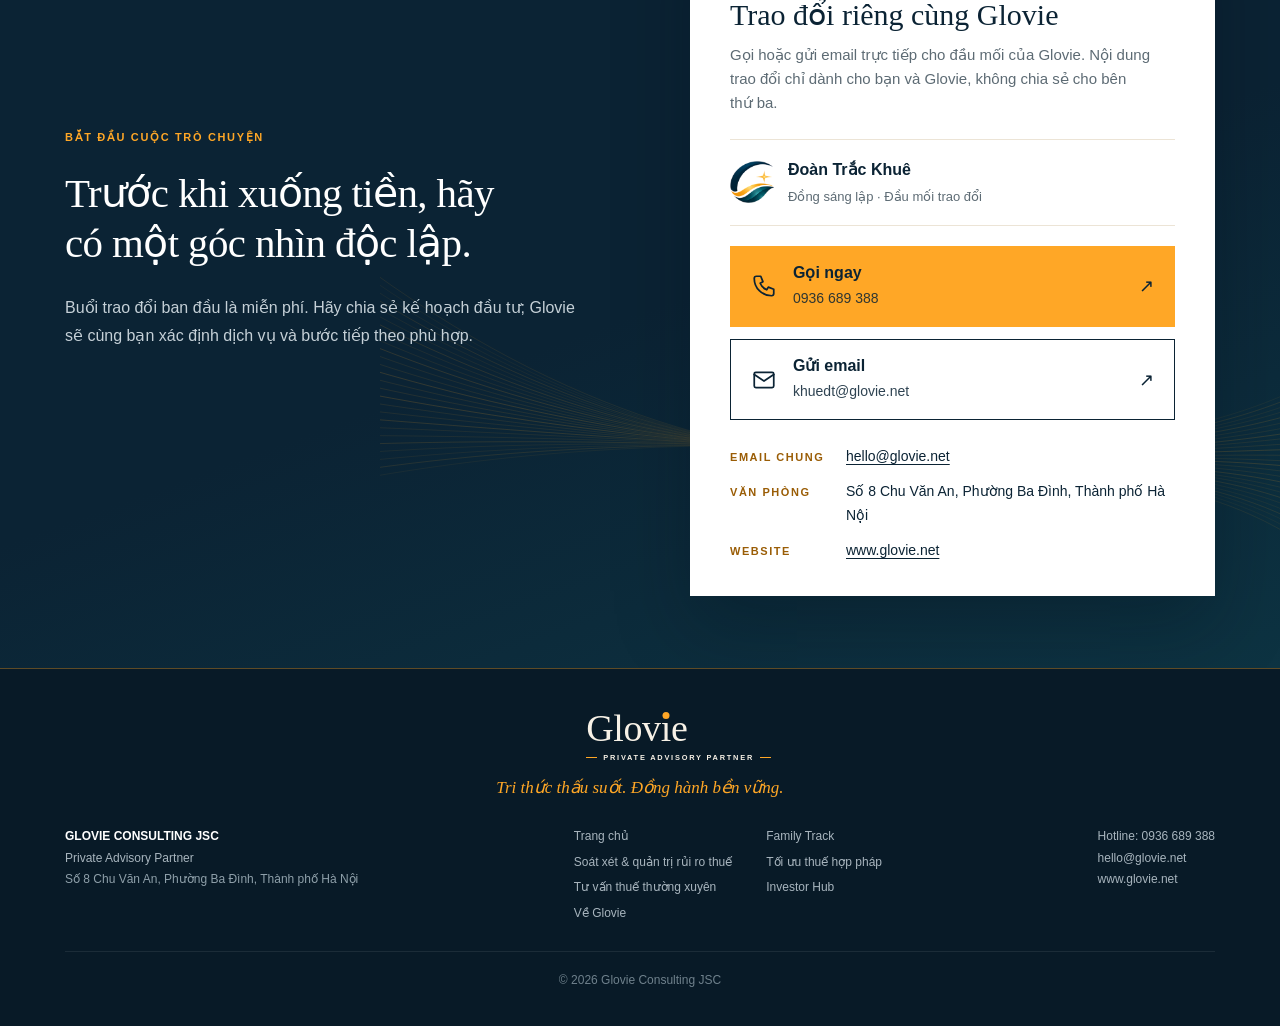
<file: investorhub.html>
<!DOCTYPE html>
<html lang="vi"><head><meta charset="utf-8"/><meta content="default-src 'self'; script-src 'self'; style-src 'self' https://fonts.googleapis.com; font-src 'self' https://fonts.gstatic.com; img-src 'self' data:; connect-src 'self'; form-action 'self'; base-uri 'self'; object-src 'none'; upgrade-insecure-requests" http-equiv="Content-Security-Policy"/><meta content="strict-origin-when-cross-origin" name="referrer"/><meta content="width=device-width,initial-scale=1" name="viewport"/><meta content="#0b2334" name="theme-color"/><meta content="Glovie Investor Hub — đầu mối tư vấn thuế, pháp lý cho nhà đầu tư vào Việt Nam: cấu trúc đầu tư, ưu đãi, thẩm định địa điểm, cấp phép và tuân thủ thuế." name="description"/><title>Investor Hub — Tư vấn đầu tư vào Việt Nam | Glovie Consulting JSC</title><link rel="preconnect" href="https://fonts.googleapis.com"/><link rel="preconnect" href="https://fonts.gstatic.com" crossorigin=""/><link href="https://fonts.googleapis.com/css2?family=Inter:wght@400;500;600;700&amp;family=Playfair+Display:ital,wght@0,400;0,500;0,600;1,400;1,500&amp;display=swap" rel="stylesheet"/><link href="https://www.glovie.net/investorhub.html" rel="canonical"/><meta content="index, follow, max-image-preview:large" name="robots"/><meta content="Glovie Consulting JSC" name="author"/><meta content="telephone=no" name="format-detection"/><meta content="website" property="og:type"/><meta content="Glovie" property="og:site_name"/><meta content="Investor Hub — Tư vấn đầu tư vào Việt Nam | Glovie Consulting JSC" property="og:title"/><meta content="Glovie Investor Hub — đầu mối tư vấn thuế, pháp lý cho nhà đầu tư vào Việt Nam: cấu trúc đầu tư, ưu đãi, thẩm định địa điểm, cấp phép và tuân thủ thuế." property="og:description"/><meta content="https://www.glovie.net/investorhub.html" property="og:url"/><meta content="https://www.glovie.net/assets/img/og-image.png" property="og:image"/><meta content="1200" property="og:image:width"/><meta content="630" property="og:image:height"/><meta content="vi_VN" property="og:locale"/><meta content="en_US" property="og:locale:alternate"/><meta content="summary_large_image" name="twitter:card"/><link href="assets/img/favicon-32.png" rel="icon" sizes="32x32" type="image/png"/><link href="assets/img/apple-touch-icon.png" rel="apple-touch-icon"/><link href="assets/css/glovie.min.css?v=7bdc68d603" rel="stylesheet"/><link href="assets/css/contact.css?v=097c80f14b" rel="stylesheet"/><script defer="" src="assets/i18n/investorhub.js?v=cdfeb15b3d"></script><script defer="" src="assets/js/glovie.min.js?v=fc8b40988c"></script><script type="application/ld+json">{"@context": "https://schema.org", "@graph": [{"@type": ["Organization", "ProfessionalService"], "@id": "https://www.glovie.net/#org", "name": "Glovie Consulting JSC", "alternateName": "Glovie", "url": "https://www.glovie.net/", "logo": "https://www.glovie.net/assets/img/icon-512.png", "image": "https://www.glovie.net/assets/img/og-image.png", "slogan": "Private Advisory Partner", "areaServed": "VN", "knowsLanguage": ["vi", "en"], "address": {"@type": "PostalAddress", "streetAddress": "Số 8 Chu Văn An", "addressLocality": "Phường Ba Đình", "addressRegion": "Hà Nội", "addressCountry": "VN"}}, {"@type": "WebPage", "@id": "https://www.glovie.net/investorhub.html", "url": "https://www.glovie.net/investorhub.html", "name": "Investor Hub — Tư vấn đầu tư vào Việt Nam | Glovie Consulting JSC", "description": "Glovie Investor Hub — đầu mối tư vấn thuế, pháp lý cho nhà đầu tư vào Việt Nam: cấu trúc đầu tư, ưu đãi, thẩm định địa điểm, cấp phép và tuân thủ thuế.", "inLanguage": "vi", "isPartOf": {"@type": "WebSite", "url": "https://www.glovie.net/", "name": "Glovie"}}, {"@type": "BreadcrumbList", "itemListElement": [{"@type": "ListItem", "position": 1, "name": "Trang chủ", "item": "https://www.glovie.net/"}, {"@type": "ListItem", "position": 2, "name": "Investor Hub — Tư vấn đầu tư vào Việt Nam", "item": "https://www.glovie.net/investorhub.html"}]}, {"@type": "Service", "name": "Investor Hub — Tư vấn đầu tư vào Việt Nam", "description": "Glovie Investor Hub — đầu mối tư vấn thuế, pháp lý cho nhà đầu tư vào Việt Nam: cấu trúc đầu tư, ưu đãi, thẩm định địa điểm, cấp phép và tuân thủ thuế.", "provider": {"@id": "https://www.glovie.net/#org"}, "areaServed": "VN", "url": "https://www.glovie.net/investorhub.html"}]}</script></head><body><a class="skip-link" href="#top">Bỏ qua điều hướng</a><header><div class="wrap"><a aria-label="Glovie — Private Advisory Partner — Trang chủ" class="logo" href="index.html"><span class="brand-logo"><img alt="" class="brand-mark" decoding="async" fetchpriority="high" height="132" src="assets/img/glovie-mark.png" width="139"/><span class="brand-word"><span class="brand-name">Glov<span class="brand-i">ı</span>e</span><span class="brand-tag">Private Advisory Partner</span></span></span></a><button aria-expanded="false" aria-label="Mở menu" class="menu-toggle" id="menuToggle">☰</button><nav id="nav"><a href="index.html">Trang chủ</a><div class="has-sub"><a class="sub-trigger" href="index.html#giai-phap">Giải pháp</a><div class="submenu"><a href="soatxetthue.html"><strong>Soát xét & quản trị rủi ro thuế</strong><span>“Health Check”, soát xét định kỳ, chuẩn bị thanh tra</span></a><a href="toiuuthue.html"><strong>Tối ưu thuế hợp pháp</strong><span>Cấu trúc, ưu đãi và phương án có căn cứ</span></a><a href="tvtthuongxuyen.html"><strong>Tư vấn thuế thường xuyên</strong><span>Đồng hành chuyên môn quanh năm</span></a><a href="index.html#giai-phap"><strong>Tất cả giải pháp</strong><span>CFO Advisory, ESOP – M&A, chuyển đổi số</span></a></div></div><a href="familytrack.html">Family Track</a><a href="investorhub.html" class="current" aria-current="page">Investor Hub</a><a href="ve-glovie.html">Về Glovie</a><a href="#lien-he">Liên hệ</a><a class="btn" href="#lien-he">Đặt lịch trao đổi ↗</a><div aria-label="Language / Ngôn ngữ" class="language-switch" role="group"><button aria-pressed="true" class="lang-option active" data-lang="vi" type="button">VN</button><span aria-hidden="true">/</span><button aria-pressed="false" class="lang-option" data-lang="en" type="button">EN</button></div></nav></div></header><main id="top"><section class="hero"><div aria-hidden="true" class="hero-motif"></div><div class="wrap hero-grid"><div class="reveal"><div class="eyebrow crumb"><a href="index.html#giai-phap">Giải pháp Glovie</a> · <span>Dành cho nhà đầu tư</span></div><div class="ih-mark">Investor Hub</div><h1>Đầu tư vào Việt Nam,<br/><em>vững tâm từ quyết định đầu tiên.</em></h1><p class="lead">Đầu mối tư vấn thuế – pháp lý đứng về phía nhà đầu tư, đồng hành từ lúc cân nhắc đầu tư đến khi nhà máy vận hành đúng luật.</p><div class="hero-actions"><a class="btn" href="#lien-he">Trao đổi riêng với Glovie <span>↗</span></a><a class="btn outline" href="#hanh-trinh">Xem hành trình đầu tư <span>↓</span></a></div></div><aside class="hero-aside"><div aria-hidden="true" class="hero-star"><i class="halo"></i><svg viewBox="0 0 48 48"><defs><linearGradient id="gstar" x1="0" x2="1" y1="0" y2="1"><stop offset="0" stop-color="#ffe3a8"/><stop offset=".5" stop-color="#ffa726"/><stop offset="1" stop-color="#e58a00"/></linearGradient></defs><path fill="url(#gstar)" d="M24 1C25.4 16.5 31.5 22.6 47 24 31.5 25.4 25.4 31.5 24 47 22.6 31.5 16.5 25.4 1 24 16.5 22.6 22.6 16.5 24 1Z"/></svg><i class="spark s1"></i><i class="spark s2"></i><i class="spark s3"></i></div><div class="serif">“Chi phí lớn nhất với nhà đầu tư không phải phí thiết lập, mà là sự không chắc chắn.”</div><span>GÓC NHÌN GLOVIE</span></aside></div></section><section id="thau-hieu"><div class="wrap"><div class="symbolic-band"><div><svg aria-hidden="true" viewBox="0 0 48 48"><path d="m24 6 19 10-19 10L5 16zM5 25l19 10 19-10M5 34l19 10 19-10"/></svg><span><strong>Cấu trúc</strong><br/>Đầu tư theo cấu trúc nào?</span></div><div><svg aria-hidden="true" viewBox="0 0 48 48"><path d="M24 44s14-13 14-25a14 14 0 0 0-28 0c0 12 14 25 14 25z"/><circle cx="24" cy="19" r="5"/></svg><span><strong>Địa điểm</strong><br/>Đặt nhà máy ở đâu cho an toàn?</span></div><div><svg aria-hidden="true" viewBox="0 0 48 48"><rect x="6" y="9" width="36" height="33" rx="1"/><path d="M6 18h36M15 5v8M33 5v8M14 26h5M22 26h5M30 26h5M14 33h5M22 33h5"/></svg><span><strong>Giấy phép</strong><br/>Bao lâu thì đủ giấy phép?</span></div></div></div><div class="wrap intro-grid intro-grid--spaced"><div><div class="eyebrow">Thấu hiểu</div><h2>Ba câu hỏi mọi ban giám đốc cần trả lời trước khi xuống tiền.</h2><p class="muted">Việt Nam đang trong chu kỳ thu hút FDI mạnh nhất nhiều năm, đồng thời khung pháp lý thay đổi nhanh: Luật Đầu tư 2025 (hiệu lực 1/3/2026), thuế tối thiểu toàn cầu, Quỹ Hỗ trợ đầu tư và địa giới hành chính mới sau sáp nhập tỉnh.</p><p>Chọn sai cấu trúc, bỏ lỡ ưu đãi, thuê đất không khớp ngành nghề hay giấy phép kéo dài — chỉ một sai sót cũng đủ làm thay đổi bài toán đầu tư.</p></div><div class="questions"><div class="question">Cấu trúc nào cho thuế hiệu dụng tối ưu và hợp pháp?</div><div class="question">Ưu đãi nào thực sự còn giá trị sau thuế tối thiểu toàn cầu?</div><div class="question">Địa điểm nào an toàn về thuế và pháp lý?</div><div class="question">Khi nào đủ giấy phép để xây dựng và vận hành?</div></div></div></section><section class="statement"><div aria-hidden="true" class="statement-motif"></div><div class="wrap"><div class="eyebrow">Đứng về phía nhà đầu tư</div><h2>Một đầu mối chịu trách nhiệm.<br/><em>Một hệ sinh thái đã chọn lọc.</em></h2><div class="rule"></div><p>Glovie tự thực hiện phần cốt lõi về thuế và pháp lý, đồng thời kết nối và điều phối các đối tác cho từng khâu. Mọi khoản phí giới thiệu từ đối tác đều được công khai với nhà đầu tư.</p><a class="btn gold" href="#dich-vu">Khám phá 5 dịch vụ ↓</a></div></section><section class="services" id="hanh-trinh"><div class="wrap"><div class="eyebrow">Hành trình đầu tư</div><div class="sectionhead"><h2>Năm dịch vụ, nối tiếp theo đúng hành trình của một dự án.</h2><p class="muted sectionhead-note">Nhà đầu tư có thể chọn một dịch vụ riêng lẻ hoặc cả hành trình. Kết quả của bước trước là đầu vào của bước sau, nên không phải làm lại từ đầu.</p></div><div class="journey"><a class="journey-item" href="#blueprint"><svg aria-hidden="true" class="line-icon" fill="none" stroke="currentColor" stroke-linecap="round" stroke-linejoin="round" stroke-width="1.55" viewBox="0 0 48 48"><path d="m24 6 19 10-19 10L5 16zM5 25l19 10 19-10M5 34l19 10 19-10"/></svg><div class="journey-stage">Quyết định đầu tư</div><h3>Investment & Tax Blueprint</h3><p>Đầu tư theo cấu trúc nào để thuế hiệu dụng tối ưu và hợp pháp?</p><div class="journey-time">3–4 tuần</div></a><a class="journey-item" href="#incentive"><svg aria-hidden="true" class="line-icon" fill="none" stroke="currentColor" stroke-linecap="round" stroke-linejoin="round" stroke-width="1.55" viewBox="0 0 48 48"><circle cx="24" cy="24" r="19"/><path d="m16 32 16-16"/><circle cx="17" cy="17" r="2.5"/><circle cx="31" cy="31" r="2.5"/></svg><div class="journey-stage">Tối ưu chính sách</div><h3>Incentive & Investment Support Fund Advisory</h3><p>Dự án được hưởng những ưu đãi, hỗ trợ nào — và ưu đãi nào thực sự có giá trị?</p><div class="journey-time">3–6 tuần (hồ sơ Quỹ theo lịch xét duyệt)</div></a><a class="journey-item" href="#site"><svg aria-hidden="true" class="line-icon" fill="none" stroke="currentColor" stroke-linecap="round" stroke-linejoin="round" stroke-width="1.55" viewBox="0 0 48 48"><path d="M24 44s14-13 14-25a14 14 0 0 0-28 0c0 12 14 25 14 25z"/><circle cx="24" cy="19" r="5"/></svg><div class="journey-stage">Chọn địa điểm</div><h3>Site Legal & Tax Due Diligence</h3><p>Địa điểm nào an toàn về thuế và pháp lý, hợp đồng thuê cần sửa gì?</p><div class="journey-time">2–3 tuần cho 3–5 địa điểm</div></a><a class="journey-item" href="#licensing"><svg aria-hidden="true" class="line-icon" fill="none" stroke="currentColor" stroke-linecap="round" stroke-linejoin="round" stroke-width="1.55" viewBox="0 0 48 48"><circle cx="11" cy="37" r="5"/><circle cx="37" cy="11" r="5"/><path d="M16 37h14a7 7 0 0 0 0-14H18a7 7 0 0 1 0-14h14"/></svg><div class="journey-stage">Cấp phép</div><h3>Licensing Roadmap & Coordination</h3><p>Khi nào đủ giấy phép để xây dựng và vận hành?</p><div class="journey-time">Theo dự án, thường 3–9 tháng</div></a><a class="journey-item" href="#day1"><svg aria-hidden="true" class="line-icon" fill="none" stroke="currentColor" stroke-linecap="round" stroke-linejoin="round" stroke-width="1.55" viewBox="0 0 48 48"><path d="M24 4 40 10v13c0 11-6 18-16 22C14 41 8 34 8 23V10z"/><path d="m17 24 5 5 10-11"/></svg><div class="journey-stage">Vận hành</div><h3>Day-1 Tax Compliance & Retainer</h3><p>Nhà máy có tuân thủ thuế ngay từ ngày đầu và các năm sau?</p><div class="journey-time">Thiết lập 4–6 tuần, sau đó theo năm</div></a></div><p class="journey-note">Thời gian là mức tham khảo, phụ thuộc ngành nghề, quy mô và địa phương; sẽ được xác nhận trong đề xuất cụ thể.</p></div></section><div id="dich-vu"></div><section class="svc svc-white" id="blueprint"><div class="wrap"><div class="svc-grid"><div class="svc-left"><div class="svc-icon"><svg aria-hidden="true" class="line-icon" fill="none" stroke="currentColor" stroke-linecap="round" stroke-linejoin="round" stroke-width="1.55" viewBox="0 0 48 48"><path d="m24 6 19 10-19 10L5 16zM5 25l19 10 19-10M5 34l19 10 19-10"/></svg></div><div class="eyebrow"><span>Giai đoạn</span> · <span>Quyết định đầu tư</span></div><h2 class="svc-title">Investment & Tax Blueprint</h2><div class="svc-sub">Thiết kế cấu trúc đầu tư và thuế</div><div class="svc-label">Bài toán của nhà đầu tư</div><p class="svc-problem">Từ khi Việt Nam áp dụng thuế tối thiểu toàn cầu (15%), nhiều ưu đãi thuế TNDN không còn mang lại lợi ích như trên giấy với tập đoàn lớn. Chọn sai chủ thể đầu tư hay loại hình doanh nghiệp ngay từ đầu có thể khiến nhà đầu tư nộp thuế hai lần, vướng giá chuyển nhượng, hoặc phải tái cấu trúc tốn kém sau vài năm.</p><dl class="svc-meta"><div><dt>Thời gian tham khảo</dt><dd>3–4 tuần</dd></div><div><dt>Hình thức phí</dt><dd>Phí cố định theo phạm vi</dd></div></dl></div><div class="svc-right"><div class="svc-label">Glovie làm gì</div><ul class="svc-do"><li>Đề xuất chủ thể đầu tư: trực tiếp hay qua công ty trung gian (Singapore, Hồng Kông…), xét hiệp định tránh đánh thuế hai lần.</li><li>Đề xuất loại hình: 100% vốn nước ngoài, liên doanh, doanh nghiệp chế xuất hay doanh nghiệp thường.</li><li>Xây mô hình thuế hiệu dụng 10 năm cho 2–3 kịch bản, có tính thuế tối thiểu toàn cầu và ưu đãi theo địa bàn.</li><li>Thiết kế dòng tiền giữa công ty mẹ và Việt Nam: vốn góp – vay, cổ tức, phí bản quyền, phí dịch vụ; khung giá chuyển nhượng ban đầu.</li><li>Kết nối đơn vị kiểm toán và ngân hàng để mở tài khoản vốn đầu tư trực tiếp.</li></ul><div class="svc-io"><div class="io-card"><div class="io-head">Input · <span>Nhà đầu tư cung cấp</span></div><ul><li>Sơ đồ tập đoàn, quốc gia của công ty mẹ, doanh thu hợp nhất</li><li>Kế hoạch đầu tư: sản phẩm, công suất, vốn, số lao động, thị trường tiêu thụ</li><li>Dự kiến doanh thu, chi phí, lợi nhuận 5–10 năm</li><li>Giao dịch dự kiến với công ty mẹ và các bên liên kết</li><li>Các địa điểm đang cân nhắc (nếu có)</li></ul></div><div class="io-card out"><div class="io-head">Output · <span>Glovie bàn giao</span></div><ul><li>Báo cáo Blueprint (15–20 trang), bản tiếng Việt và tiếng Anh riêng</li><li>Sơ đồ cấu trúc đầu tư khuyến nghị</li><li>Bảng so sánh thuế hiệu dụng 10 năm giữa các kịch bản</li><li>Khung giá chuyển nhượng và dòng tiền đề xuất</li><li>Danh sách rủi ro cần lưu ý và bước tiếp theo</li></ul></div></div></div></div><div class="svc-benefits"><div class="svc-label">Lợi ích cho nhà đầu tư</div><div class="svc-benefit-grid"><div class="svc-benefit">Ra quyết định đầu tư dựa trên con số thuế thực tế, không dựa trên bảng ưu đãi.</div><div class="svc-benefit">Tránh chi phí và thời gian tái cấu trúc về sau.</div><div class="svc-benefit">Ban giám đốc công ty mẹ có tài liệu đủ rõ ràng để phê duyệt dự án.</div><div class="svc-benefit">Kết quả được dùng tiếp cho các dịch vụ sau, không phải làm lại.</div></div></div></div></section><section class="svc svc-cream" id="incentive"><div class="wrap"><div class="svc-grid"><div class="svc-left"><div class="svc-icon"><svg aria-hidden="true" class="line-icon" fill="none" stroke="currentColor" stroke-linecap="round" stroke-linejoin="round" stroke-width="1.55" viewBox="0 0 48 48"><circle cx="24" cy="24" r="19"/><path d="m16 32 16-16"/><circle cx="17" cy="17" r="2.5"/><circle cx="31" cy="31" r="2.5"/></svg></div><div class="eyebrow"><span>Giai đoạn</span> · <span>Tối ưu chính sách</span></div><h2 class="svc-title">Incentive & Investment Support Fund Advisory</h2><div class="svc-sub">Tối ưu ưu đãi và hỗ trợ đầu tư</div><div class="svc-label">Bài toán của nhà đầu tư</div><p class="svc-problem">Ưu đãi đầu tư tại Việt Nam phụ thuộc ngành nghề, địa bàn, quy mô và phải được ghi đúng trong hồ sơ. Bên cạnh ưu đãi thuế, Quỹ Hỗ trợ đầu tư (Nghị định 182/2024) hỗ trợ trực tiếp bằng tiền cho dự án công nghệ cao, R&amp;D, bán dẫn — nhưng điều kiện phức tạp và hồ sơ đòi hỏi chứng minh kỹ. Nhiều nhà đầu tư bỏ lỡ hoặc bị thu hồi ưu đãi vì không duy trì đủ điều kiện.</p><dl class="svc-meta"><div><dt>Thời gian tham khảo</dt><dd>3–6 tuần (hồ sơ Quỹ theo lịch xét duyệt)</dd></div><div><dt>Hình thức phí</dt><dd>Phí cố định + phí thành công</dd></div></dl></div><div class="svc-right"><div class="svc-label">Glovie làm gì</div><ul class="svc-do"><li>Lập bản đồ ưu đãi: thuế TNDN, miễn giảm tiền thuê đất, thuế nhập khẩu máy móc thiết bị, ưu đãi theo khu công nghiệp/khu kinh tế.</li><li>Định lượng giá trị thực của từng ưu đãi sau thuế tối thiểu toàn cầu.</li><li>Đánh giá điều kiện và lập hồ sơ xin hỗ trợ từ Quỹ Hỗ trợ đầu tư (nếu dự án đủ ngưỡng).</li><li>Đảm bảo ưu đãi được ghi đúng trong hồ sơ đăng ký đầu tư.</li><li>Lập lịch theo dõi các điều kiện phải duy trì hằng năm.</li><li>Phối hợp với cơ quan quản lý và chuyên gia công nghệ để chứng minh tiêu chí công nghệ cao, R&amp;D.</li></ul><div class="svc-io"><div class="io-card"><div class="io-head">Input · <span>Nhà đầu tư cung cấp</span></div><ul><li>Mô tả sản phẩm, công nghệ, quy trình sản xuất</li><li>Vốn đầu tư, doanh thu dự kiến, số lao động, tỷ lệ nhân sự kỹ thuật</li><li>Chi phí R&amp;D, đào tạo, chuyển giao công nghệ dự kiến</li><li>Địa điểm đang cân nhắc hoặc kết quả Blueprint</li></ul></div><div class="io-card out"><div class="io-head">Output · <span>Glovie bàn giao</span></div><ul><li>Bảng ưu đãi đủ điều kiện, kèm giá trị ước tính theo năm</li><li>Đánh giá mức đủ điều kiện với Quỹ Hỗ trợ đầu tư</li><li>Hồ sơ xin hỗ trợ hoàn chỉnh (khi đủ điều kiện)</li><li>Nội dung ưu đãi cần đưa vào hồ sơ đăng ký đầu tư</li><li>Lịch tuân thủ điều kiện ưu đãi theo năm</li></ul></div></div></div></div><div class="svc-benefits"><div class="svc-label">Lợi ích cho nhà đầu tư</div><div class="svc-benefit-grid"><div class="svc-benefit">Nhận đủ ưu đãi và hỗ trợ mà dự án đáng được hưởng.</div><div class="svc-benefit">Biết rõ ưu đãi nào còn giá trị thực để đưa vào quyết định chọn địa điểm.</div><div class="svc-benefit">Giảm rủi ro bị truy thu, thu hồi ưu đãi khi thanh tra.</div><div class="svc-benefit">Phí thành công gắn lợi ích của Glovie với kết quả nhà đầu tư nhận được.</div></div></div></div></section><section class="svc svc-white" id="site"><div class="wrap"><div class="svc-grid"><div class="svc-left"><div class="svc-icon"><svg aria-hidden="true" class="line-icon" fill="none" stroke="currentColor" stroke-linecap="round" stroke-linejoin="round" stroke-width="1.55" viewBox="0 0 48 48"><path d="M24 44s14-13 14-25a14 14 0 0 0-28 0c0 12 14 25 14 25z"/><circle cx="24" cy="19" r="5"/></svg></div><div class="eyebrow"><span>Giai đoạn</span> · <span>Chọn địa điểm</span></div><h2 class="svc-title">Site Legal & Tax Due Diligence</h2><div class="svc-sub">Thẩm định thuế và pháp lý địa điểm</div><div class="svc-label">Bài toán của nhà đầu tư</div><p class="svc-problem">Môi giới và chủ khu công nghiệp giới thiệu đất rất nhanh, nhưng người trả phí cho họ là bên cho thuê. Rủi ro thường chỉ lộ ra sau khi ký: ngành nghề không thuộc danh mục được phép của khu nên không xin được giấy phép môi trường; thời hạn còn lại của khu ngắn hơn kế hoạch; cách trả tiền thuê gây bất lợi về thuế; điều khoản hợp đồng bất lợi kéo dài 40–50 năm.</p><dl class="svc-meta"><div><dt>Thời gian tham khảo</dt><dd>2–3 tuần cho 3–5 địa điểm</dd></div><div><dt>Hình thức phí</dt><dd>Phí theo số địa điểm thẩm định</dd></div></dl></div><div class="svc-right"><div class="svc-label">Glovie làm gì</div><ul class="svc-do"><li>Kiểm tra ngành nghề được phép, quy hoạch, tình trạng pháp lý đất và thời hạn còn lại của dự án khu công nghiệp.</li><li>Đánh giá khả năng áp dụng thủ tục đầu tư đặc biệt (luồng xanh) theo Luật Đầu tư 2025.</li><li>Phân tích thuế của tiền thuê, phí hạ tầng, phí quản lý, VAT; so sánh ưu đãi theo địa bàn mới sau sáp nhập tỉnh.</li><li>Rà soát dự thảo hợp đồng thuê lại đất hoặc nhà xưởng, đề xuất điểm cần đàm phán.</li><li>Kết nối chủ khu công nghiệp, môi giới để lấy thông tin và tổ chức khảo sát; hãng luật đối tác ký ý kiến pháp lý chính thức khi cần.</li></ul><div class="svc-io"><div class="io-card"><div class="io-head">Input · <span>Nhà đầu tư cung cấp</span></div><ul><li>Danh sách 3–5 địa điểm đang cân nhắc (hoặc yêu cầu để Glovie kết nối tìm)</li><li>Ngành nghề, mã sản phẩm, quy trình có phát thải hay hóa chất</li><li>Nhu cầu diện tích, thời hạn thuê, ngân sách</li><li>Bản chào thuê, dự thảo hợp đồng từ khu công nghiệp</li></ul></div><div class="io-card out"><div class="io-head">Output · <span>Glovie bàn giao</span></div><ul><li>Bảng chấm điểm rủi ro thuế – pháp lý từng địa điểm (xanh / vàng / đỏ)</li><li>Xác nhận ngành nghề có được phép tại từng khu</li><li>So sánh chi phí sau thuế và ưu đãi giữa các địa điểm</li><li>Bản rà soát hợp đồng kèm danh sách điểm cần đàm phán</li><li>Khuyến nghị địa điểm và điều kiện cần đưa vào hợp đồng</li></ul></div></div></div></div><div class="svc-benefits"><div class="svc-label">Lợi ích cho nhà đầu tư</div><div class="svc-benefit-grid"><div class="svc-benefit">Có một góc nhìn độc lập, đứng về phía mình trước khi ký hợp đồng thuê dài hạn.</div><div class="svc-benefit">Phát hiện sớm rủi ro có thể làm dự án không xin được giấy phép.</div><div class="svc-benefit">So sánh địa điểm bằng chi phí thực sau thuế, không chỉ bằng giá thuê.</div><div class="svc-benefit">Có căn cứ để đàm phán điều khoản tốt hơn với chủ khu công nghiệp.</div></div></div></div></section><section class="svc svc-cream" id="licensing"><div class="wrap"><div class="svc-grid"><div class="svc-left"><div class="svc-icon"><svg aria-hidden="true" class="line-icon" fill="none" stroke="currentColor" stroke-linecap="round" stroke-linejoin="round" stroke-width="1.55" viewBox="0 0 48 48"><circle cx="11" cy="37" r="5"/><circle cx="37" cy="11" r="5"/><path d="M16 37h14a7 7 0 0 0 0-14H18a7 7 0 0 1 0-14h14"/></svg></div><div class="eyebrow"><span>Giai đoạn</span> · <span>Cấp phép</span></div><h2 class="svc-title">Licensing Roadmap & Coordination</h2><div class="svc-sub">Lộ trình và điều phối cấp phép</div><div class="svc-label">Bài toán của nhà đầu tư</div><p class="svc-problem">Một nhà máy cần nhiều loại giấy phép nối tiếp nhau, do nhiều cơ quan và nhiều nhà cung cấp khác nhau xử lý. Khảo sát của EuroCham cho thấy PCCC và đăng ký đầu tư là hai thủ tục gây khó nhiều nhất (cùng 28% doanh nghiệp nêu). Khi không có một đầu mối, hồ sơ thiếu nhất quán, tiến độ trượt và nhà đầu tư không biết hỏi ai.</p><dl class="svc-meta"><div><dt>Thời gian tham khảo</dt><dd>Theo dự án, thường 3–9 tháng</dd></div><div><dt>Hình thức phí</dt><dd>Phí theo mốc tiến độ</dd></div></dl></div><div class="svc-right"><div class="svc-label">Glovie làm gì</div><ul class="svc-do"><li>Lập lộ trình thủ tục có mốc thời gian và người chịu trách nhiệm: IRC, ERC, giấy phép con, giấy phép môi trường, thẩm duyệt và nghiệm thu PCCC, giấy phép xây dựng, giấy phép lao động cho chuyên gia.</li><li>Tận dụng điểm mới của Luật Đầu tư 2025: lập doanh nghiệp trước khi có IRC, áp dụng luồng xanh trong khu công nghiệp khi đủ điều kiện.</li><li>Kiểm soát tính nhất quán giữa các hồ sơ: vốn, mục tiêu, công suất, ưu đãi, ngành nghề.</li><li>Điều phối đối tác thực hiện (hãng luật, tư vấn môi trường, PCCC, thiết kế – thi công, visa), mỗi đối tác có cam kết thời gian.</li><li>Báo cáo tiến độ hằng tuần và xử lý vướng mắc với cơ quan quản lý.</li></ul><div class="svc-io"><div class="io-card"><div class="io-head">Input · <span>Nhà đầu tư cung cấp</span></div><ul><li>Hồ sơ pháp lý của nhà đầu tư (đăng ký kinh doanh, báo cáo tài chính, xác nhận năng lực tài chính) đã hợp pháp hóa</li><li>Thông tin dự án: mục tiêu, công suất, vốn, tiến độ (hoặc kết quả các dịch vụ trước)</li><li>Hợp đồng thuê đất hoặc nhà xưởng</li><li>Bản vẽ sơ bộ, thông tin công nghệ và phát thải</li><li>Danh sách chuyên gia nước ngoài</li></ul></div><div class="io-card out"><div class="io-head">Output · <span>Glovie bàn giao</span></div><ul><li>Lộ trình cấp phép dạng timeline với mốc và người phụ trách</li><li>Danh mục hồ sơ cần chuẩn bị cho từng thủ tục</li><li>Bộ hồ sơ đã kiểm soát tính nhất quán</li><li>Báo cáo tiến độ hằng tuần</li><li>Bộ giấy phép hoàn chỉnh để xây dựng và vận hành</li></ul></div></div></div></div><div class="svc-benefits"><div class="svc-label">Lợi ích cho nhà đầu tư</div><div class="svc-benefit-grid"><div class="svc-benefit">Biết trước khi nào đủ giấy phép để lên kế hoạch sản xuất, tuyển dụng, nhập máy móc.</div><div class="svc-benefit">Chỉ làm việc với một đầu mối thay vì quản lý nhiều nhà cung cấp.</div><div class="svc-benefit">Giảm rủi ro hồ sơ bị trả về do thiếu nhất quán.</div><div class="svc-benefit">Giấy phép và ưu đãi khớp với cấu trúc thuế đã thiết kế.</div></div></div></div></section><section class="svc svc-white" id="day1"><div class="wrap"><div class="svc-grid"><div class="svc-left"><div class="svc-icon"><svg aria-hidden="true" class="line-icon" fill="none" stroke="currentColor" stroke-linecap="round" stroke-linejoin="round" stroke-width="1.55" viewBox="0 0 48 48"><path d="M24 4 40 10v13c0 11-6 18-16 22C14 41 8 34 8 23V10z"/><path d="m17 24 5 5 10-11"/></svg></div><div class="eyebrow"><span>Giai đoạn</span> · <span>Vận hành</span></div><h2 class="svc-title">Day-1 Tax Compliance & Retainer</h2><div class="svc-sub">Thiết lập tuân thủ thuế và đồng hành vận hành</div><div class="svc-label">Bài toán của nhà đầu tư</div><p class="svc-problem">Rủi ro thuế của doanh nghiệp FDI thường bắt đầu ngay từ giai đoạn đầu tư: hóa đơn và chứng từ chi phí xây dựng chưa chuẩn, không hoàn được VAT đầu tư, giao dịch với công ty mẹ thiếu hồ sơ giá chuyển nhượng, quy trình của doanh nghiệp chế xuất sai ngay từ đầu. Những lỗi này thường chỉ bị phát hiện khi thanh tra, lúc đó chi phí sửa rất lớn.</p><dl class="svc-meta"><div><dt>Thời gian tham khảo</dt><dd>Thiết lập 4–6 tuần, sau đó theo năm</dd></div><div><dt>Hình thức phí</dt><dd>Phí thiết lập + phí duy trì theo năm</dd></div></dl></div><div class="svc-right"><div class="svc-label">Glovie làm gì</div><ul class="svc-do"><li>Thiết lập: đăng ký thuế, hóa đơn điện tử; chính sách và quy trình thuế nội bộ; quy trình riêng cho doanh nghiệp chế xuất; hướng dẫn chứng từ chi phí đầu tư xây dựng.</li><li>Hoàn thuế GTGT cho giai đoạn đầu tư.</li><li>Hồ sơ xác định giá giao dịch liên kết hằng năm.</li><li>Kê khai thuế TNDN bổ sung theo thuế tối thiểu toàn cầu nếu tập đoàn thuộc diện.</li><li>Rà soát thuế định kỳ; hỗ trợ khi thanh tra, kiểm tra; cập nhật thay đổi chính sách.</li><li>Kết nối kế toán, đại lý hải quan, tuyển dụng và payroll, phúc lợi nhân viên, bảo hiểm, báo cáo ESG/CBAM.</li></ul><div class="svc-io"><div class="io-card"><div class="io-head">Input · <span>Nhà đầu tư cung cấp</span></div><ul><li>Giấy phép đầu tư, đăng ký doanh nghiệp, điều lệ</li><li>Hợp đồng xây dựng, mua máy móc, hóa đơn đầu vào giai đoạn đầu tư</li><li>Thông tin giao dịch với công ty mẹ, bên liên kết</li><li>Sổ sách kế toán, tờ khai định kỳ</li><li>Thông báo, quyết định từ cơ quan thuế</li></ul></div><div class="io-card out"><div class="io-head">Output · <span>Glovie bàn giao</span></div><ul><li>Bộ thiết lập thuế ngày đầu: đăng ký, hóa đơn, quy trình nội bộ</li><li>Hồ sơ và kết quả hoàn thuế GTGT đầu tư</li><li>Hồ sơ giá chuyển nhượng hằng năm</li><li>Lịch tuân thủ thuế theo năm; báo cáo rủi ro thuế định kỳ</li><li>Hỗ trợ giải trình khi thanh tra, kiểm tra</li></ul></div></div></div></div><div class="svc-benefits"><div class="svc-label">Lợi ích cho nhà đầu tư</div><div class="svc-benefit-grid"><div class="svc-benefit">Nhà máy tuân thủ thuế ngay từ hóa đơn đầu tiên.</div><div class="svc-benefit">Thu hồi nhanh dòng tiền VAT giai đoạn đầu tư.</div><div class="svc-benefit">Giảm rủi ro truy thu, phạt khi thanh tra.</div><div class="svc-benefit">Có cố vấn thuế đã hiểu dự án từ ngày đầu.</div></div></div></div></section><section class="values" id="mo-hinh"><div class="wrap"><div class="eyebrow">Cách Glovie làm việc</div><h2>Thuế là nền tảng.<br/>Hệ sinh thái là đòn bẩy.</h2><div class="three four"><article class="value"><svg aria-hidden="true" class="line-icon" fill="none" stroke="currentColor" stroke-linecap="round" stroke-linejoin="round" stroke-width="1.55" viewBox="0 0 48 48"><path d="m24 4 4 16 16 4-16 4-4 16-4-16-16-4 16-4z"/></svg><h3>Tự thực hiện phần cốt lõi</h3><p>Tư vấn thuế, cấu trúc đầu tư, ưu đãi, thẩm định rủi ro thuế – pháp lý và điều phối thủ tục.</p></article><article class="value"><svg aria-hidden="true" class="line-icon" fill="none" stroke="currentColor" stroke-linecap="round" stroke-linejoin="round" stroke-width="1.55" viewBox="0 0 48 48"><circle cx="12" cy="13" r="5"/><circle cx="36" cy="11" r="5"/><circle cx="24" cy="36" r="5"/><path d="m17 14 14-2M15 18l7 13m12-16-8 16"/></svg><h3>Hệ sinh thái đối tác đã chọn lọc</h3><p>Kết nối đúng đơn vị cho từng khâu, nhà đầu tư không phải tự tìm.</p></article><article class="value"><svg aria-hidden="true" class="line-icon" fill="none" stroke="currentColor" stroke-linecap="round" stroke-linejoin="round" stroke-width="1.55" viewBox="0 0 48 48"><circle cx="14" cy="15" r="5"/><circle cx="34" cy="15" r="5"/><path d="M4 40v-6c0-6 5-10 10-10s10 4 10 10v6M24 40v-6c0-6 5-10 10-10s10 4 10 10v6"/></svg><h3>Mạng lưới chuyên gia</h3><p>Chuyên gia từng làm việc tại Big4, lãnh đạo cấp cao của các tập đoàn, chuyên gia pháp lý và an ninh thông tin.</p></article><article class="value"><svg aria-hidden="true" class="line-icon" fill="none" stroke="currentColor" stroke-linecap="round" stroke-linejoin="round" stroke-width="1.55" viewBox="0 0 48 48"><path d="M4 24s8-13 20-13 20 13 20 13-8 13-20 13S4 24 4 24Z"/><circle cx="24" cy="24" r="6"/></svg><h3>Minh bạch</h3><p>Glovie đại diện cho lợi ích của nhà đầu tư; mọi khoản phí giới thiệu từ đối tác đều được công khai.</p></article></div><div class="ecosystem"><div class="svc-label">Đối tác trong hệ sinh thái</div><div class="chips"><span class="chip">Hãng luật</span><span class="chip">Chủ đầu tư khu công nghiệp</span><span class="chip">Môi giới BĐS công nghiệp</span><span class="chip">Tư vấn môi trường – PCCC</span><span class="chip">Nhà thầu thiết kế – thi công</span><span class="chip">Kế toán</span><span class="chip">Đại lý hải quan</span><span class="chip">Nhân sự &amp; payroll</span><span class="chip">Ngân hàng &amp; kiểm toán</span></div></div></div></section><section id="hop-tac"><div class="wrap process-grid"><div><div class="eyebrow">Cách hợp tác</div><h2>Bốn bước rõ ràng, một đầu mối duy nhất.</h2><p class="muted">Phạm vi, đầu vào, đầu ra, thời gian và phí được thống nhất trước khi triển khai.</p><div class="fee-card"><div class="svc-label">Hình thức phí</div><table class="fee-table"><tbody><tr><td><a href="#blueprint">Investment & Tax Blueprint</a></td><td>Phí cố định theo phạm vi</td></tr><tr><td><a href="#incentive">Incentive & Investment Support Fund Advisory</a></td><td>Phí cố định + phí thành công</td></tr><tr><td><a href="#site">Site Legal & Tax Due Diligence</a></td><td>Phí theo số địa điểm thẩm định</td></tr><tr><td><a href="#licensing">Licensing Roadmap & Coordination</a></td><td>Phí theo mốc tiến độ</td></tr><tr><td><a href="#day1">Day-1 Tax Compliance & Retainer</a></td><td>Phí thiết lập + phí duy trì theo năm</td></tr></tbody></table><p class="fee-note">Phí của đối tác thực hiện (hãng luật, tư vấn môi trường – PCCC…) được báo giá riêng và minh bạch với nhà đầu tư.</p></div></div><div class="steps"><div class="step"><svg aria-hidden="true" class="line-icon" fill="none" stroke="currentColor" stroke-linecap="round" stroke-linejoin="round" stroke-width="1.55" viewBox="0 0 48 48"><path d="M6 9h36v22H22l-9 8v-8H6z"/><path d="M14 18h20M14 24h13"/></svg><div><h3>Trao đổi ban đầu</h3><p>Miễn phí. Tìm hiểu kế hoạch đầu tư và xác định dịch vụ phù hợp.</p></div></div><div class="step"><svg aria-hidden="true" class="line-icon" fill="none" stroke="currentColor" stroke-linecap="round" stroke-linejoin="round" stroke-width="1.55" viewBox="0 0 48 48"><path d="M12 5h18l8 8v30H12zM30 5v9h8M18 23h14M18 30h14"/></svg><div><h3>Đề xuất dịch vụ</h3><p>Phạm vi, thông tin cần cung cấp, kết quả bàn giao, thời gian và phí cụ thể.</p></div></div><div class="step"><svg aria-hidden="true" class="line-icon" fill="none" stroke="currentColor" stroke-linecap="round" stroke-linejoin="round" stroke-width="1.55" viewBox="0 0 48 48"><circle cx="24" cy="24" r="19"/><path d="m30 18-6 16-6-6z"/></svg><div><h3>Thực hiện</h3><p>Glovie là đầu mối duy nhất, báo cáo tiến độ định kỳ, điều phối đối tác khi cần.</p></div></div><div class="step"><svg aria-hidden="true" class="line-icon" fill="none" stroke="currentColor" stroke-linecap="round" stroke-linejoin="round" stroke-width="1.55" viewBox="0 0 48 48"><circle cx="11" cy="37" r="5"/><circle cx="37" cy="11" r="5"/><path d="M16 37h14a7 7 0 0 0 0-14H18a7 7 0 0 1 0-14h14"/></svg><div><h3>Bàn giao &amp; đồng hành</h3><p>Kết quả của dịch vụ trước được chuyển thẳng sang dịch vụ sau.</p></div></div></div></div></section><section class="trust"><div class="wrap trust-grid"><div><div class="eyebrow">Cam kết của Glovie</div><h2>Đứng về phía nhà đầu tư.<br/><em class="gold-em">Minh bạch trong từng khâu.</em></h2></div><div class="trust-note"><div class="commit"><strong>Đứng về phía nhà đầu tư.</strong> Mọi khoản phí giới thiệu từ đối tác đều được công khai.</div><div class="commit"><strong>Một đầu mối chịu trách nhiệm</strong> cho toàn bộ phần việc đã nhận, kể cả phần do đối tác thực hiện.</div><div class="commit"><strong>Đúng phạm vi hành nghề.</strong> Ý kiến pháp lý chính thức và đại diện tố tụng do hãng luật đối tác có giấy phép thực hiện; môi giới bất động sản do sàn có chứng chỉ thực hiện.</div><div class="commit"><strong>Bảo mật</strong> thông tin dự án và kế hoạch đầu tư.</div></div></div></section><section class="contact" id="lien-he"><div class="wrap contact-grid"><div><div class="eyebrow">Bắt đầu cuộc trò chuyện</div><h2>Trước khi xuống tiền, hãy có một góc nhìn độc lập.</h2><p>Buổi trao đổi ban đầu là miễn phí. Hãy chia sẻ kế hoạch đầu tư; Glovie sẽ cùng bạn xác định dịch vụ và bước tiếp theo phù hợp.</p></div><div class="talk-card"><div class="talk-private"><svg aria-hidden="true" fill="none" stroke="currentColor" stroke-linecap="round" stroke-linejoin="round" stroke-width="1.7" viewBox="0 0 24 24"><rect height="10" rx="1.5" width="14" x="5" y="11"/><path d="M8 11V8a4 4 0 0 1 8 0v3"/></svg><span>Luôn luôn riêng tư và bảo mật</span></div><h3>Trao đổi riêng cùng Glovie</h3><p class="talk-lead">Gọi hoặc gửi email trực tiếp cho đầu mối của Glovie. Nội dung trao đổi chỉ dành cho bạn và Glovie, không chia sẻ cho bên thứ ba.</p><div class="talk-person"><img alt="" decoding="async" height="132" loading="lazy" src="assets/img/glovie-mark.png" width="139"/><div><strong>Đoàn Trắc Khuê</strong><span>Đồng sáng lập · Đầu mối trao đổi</span></div></div><div class="talk-actions"><a aria-label="Gọi ngay 0936 689 388" class="talk-btn talk-call" href="tel:+84936689388"><svg aria-hidden="true" fill="none" stroke="currentColor" stroke-linecap="round" stroke-linejoin="round" stroke-width="1.6" viewBox="0 0 24 24"><path d="M5 3h4l2 5-2.5 1.5a11 11 0 0 0 6 6L16 13l5 2v4a2 2 0 0 1-2 2A16 16 0 0 1 3 5a2 2 0 0 1 2-2"/></svg><span class="talk-text"><span class="talk-label">Gọi ngay</span><span class="talk-value">0936 689 388</span></span><span aria-hidden="true" class="talk-go">↗</span></a><a class="talk-btn talk-mail js-mailto" data-d="ten.eivolg" data-subject="Trao đổi riêng cùng Glovie" data-u="tdeuhk" href="#lien-he"><svg aria-hidden="true" fill="none" stroke="currentColor" stroke-linecap="round" stroke-linejoin="round" stroke-width="1.6" viewBox="0 0 24 24"><rect height="14" rx="1.5" width="18" x="3" y="5"/><path d="m3 7 9 6 9-6"/></svg><span class="talk-text"><span class="talk-label">Gửi email</span><span class="talk-value">khuedt [at] glovie [dot] net</span></span><span aria-hidden="true" class="talk-go">↗</span></a></div><dl class="talk-info"><div><dt>Email chung</dt><dd><a class="js-mail" data-d="ten.eivolg" data-u="olleh" href="#lien-he">hello [at] glovie [dot] net</a></dd></div><div><dt>Văn phòng</dt><dd>Số 8 Chu Văn An, Phường Ba Đình, Thành phố Hà Nội</dd></div><div><dt>Website</dt><dd><a href="https://www.glovie.net">www.glovie.net</a></dd></div></dl></div></div></section></main><footer><div class="footer-brand"><span class="brand-logo brand-logo--neg"><img alt="" class="brand-mark" decoding="async" loading="lazy" height="132" src="assets/img/glovie-mark-neg.png" width="139"/><span class="brand-word"><span class="brand-name">Glov<span class="brand-i">ı</span>e</span><span class="brand-tag">Private Advisory Partner</span></span></span><div class="footer-message">Tri thức thấu suốt. Đồng hành bền vững.</div></div><div class="wrap footer-main"><div><strong>GLOVIE CONSULTING JSC</strong><br/>Private Advisory Partner<br/><span class="footer-addr">Số 8 Chu Văn An, Phường Ba Đình, Thành phố Hà Nội</span></div><div class="footer-links"><a href="index.html">Trang chủ</a><a href="familytrack.html">Family Track</a><a href="soatxetthue.html">Soát xét & quản trị rủi ro thuế</a><a href="toiuuthue.html">Tối ưu thuế hợp pháp</a><a href="tvtthuongxuyen.html">Tư vấn thuế thường xuyên</a><a href="investorhub.html">Investor Hub</a><a href="ve-glovie.html">Về Glovie</a></div><div class="footer-contact">Hotline: <a href="tel:+84936689388">0936 689 388</a><br/><a class="js-mail" data-d="ten.eivolg" data-u="olleh" href="#lien-he">hello [at] glovie [dot] net</a><br/><a href="https://www.glovie.net">www.glovie.net</a></div></div><div class="wrap footer-bottom">© <span id="year"></span> Glovie Consulting JSC</div></footer><div class="mobile-cta"><a href="#lien-he">Trao đổi với Glovie</a><a href="tel:+84936689388">Gọi điện</a></div></body></html>
</file>
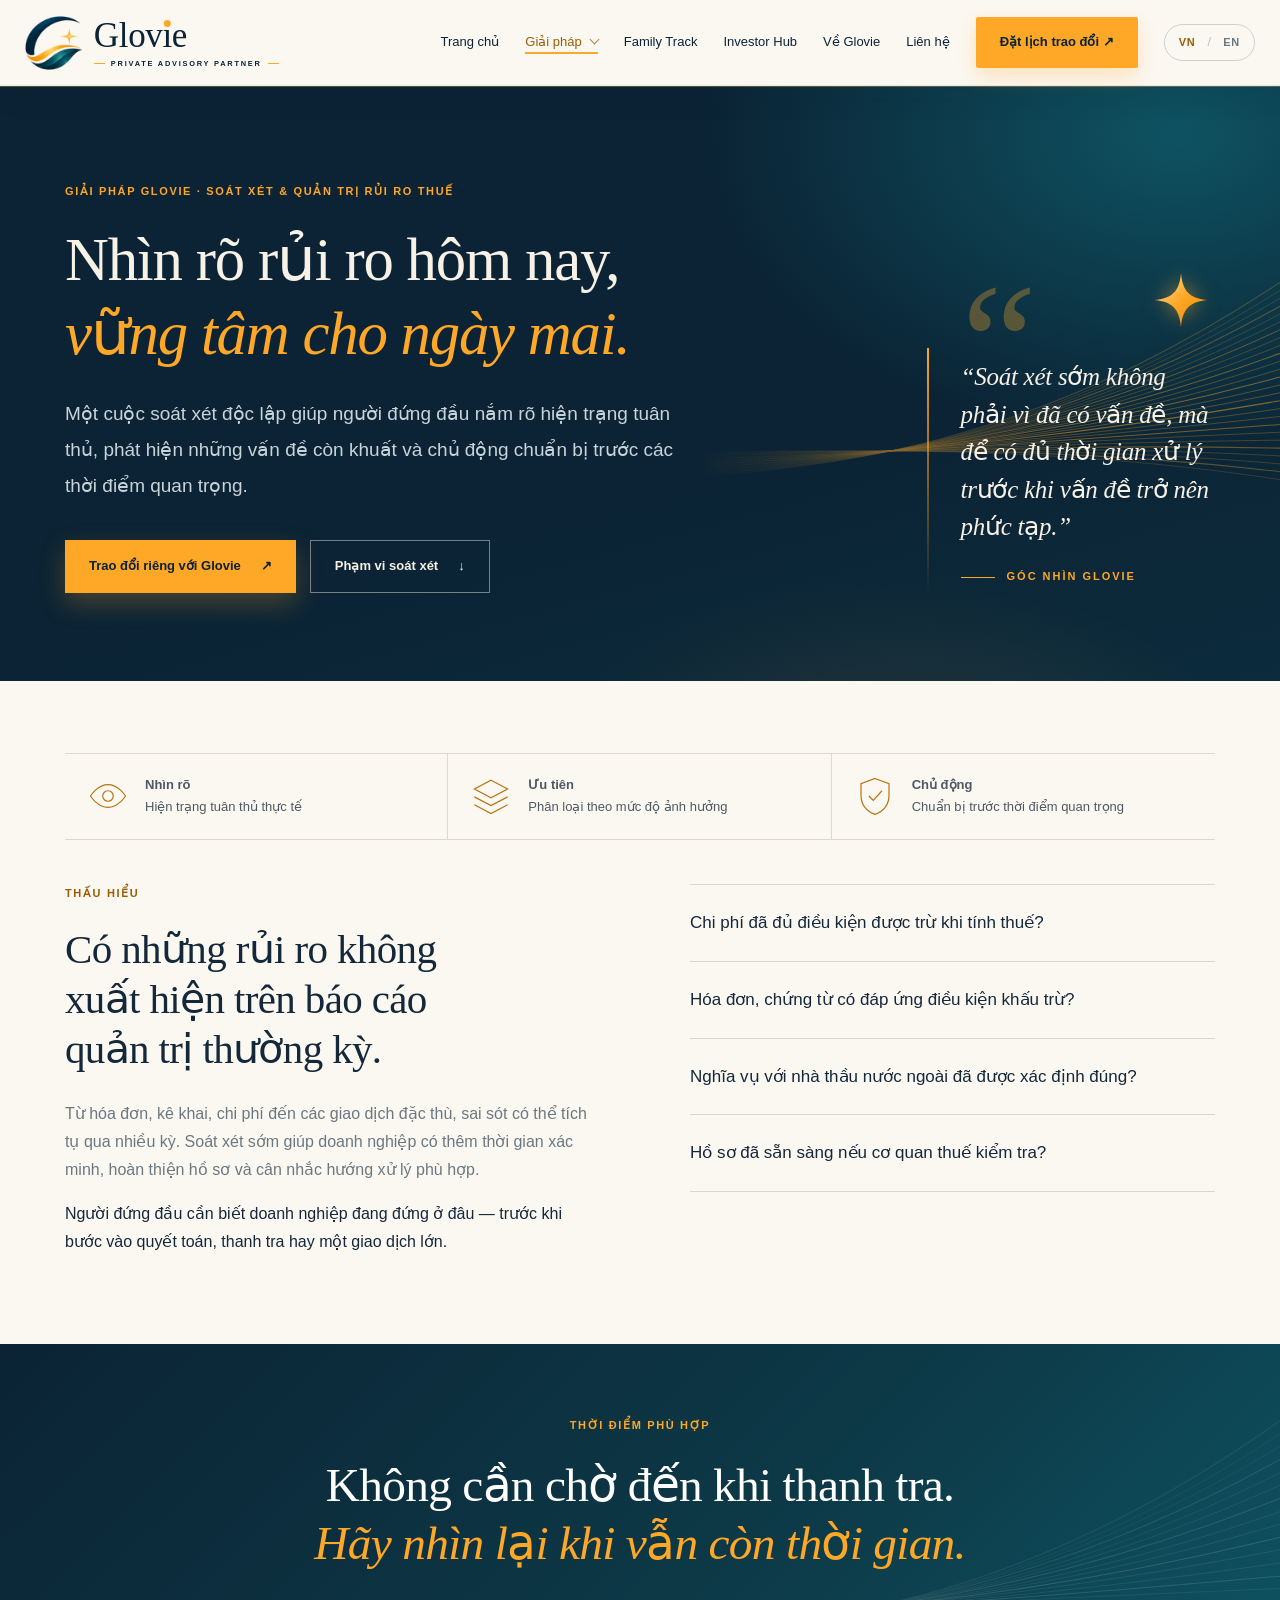
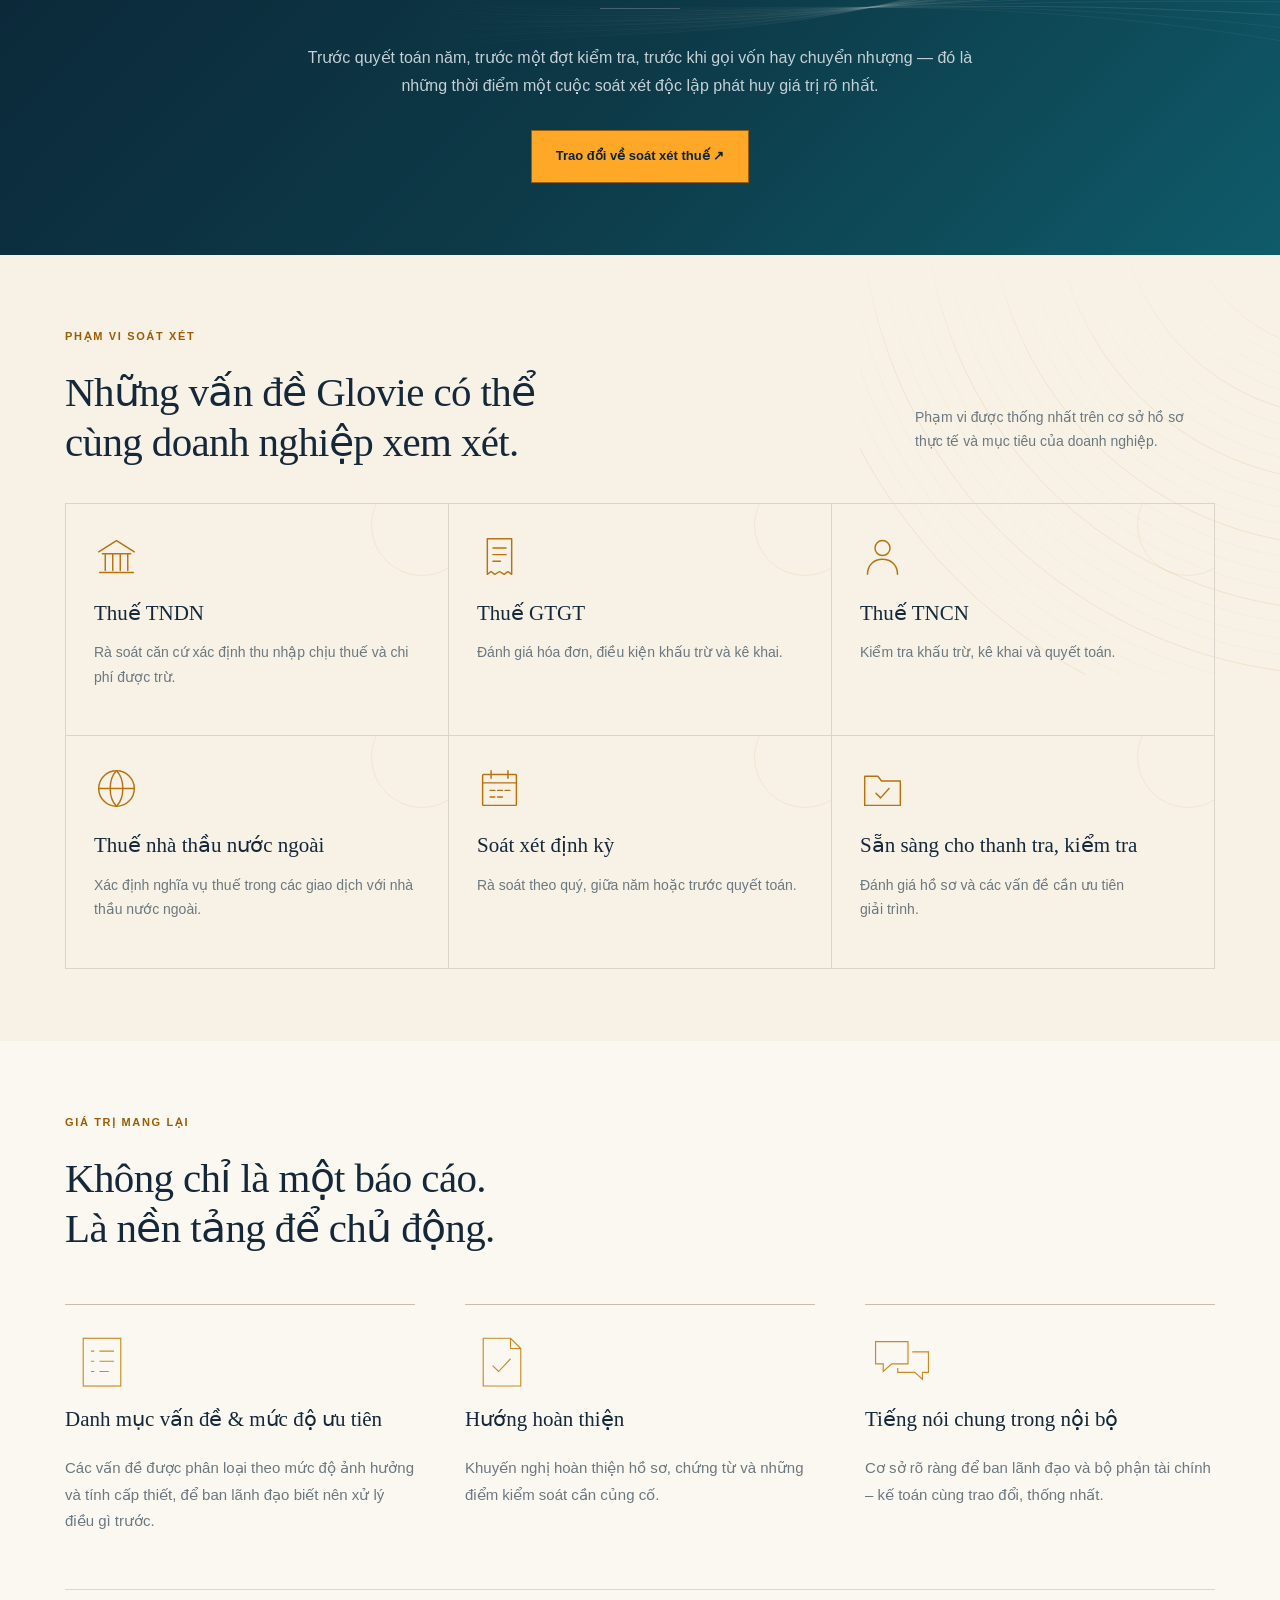
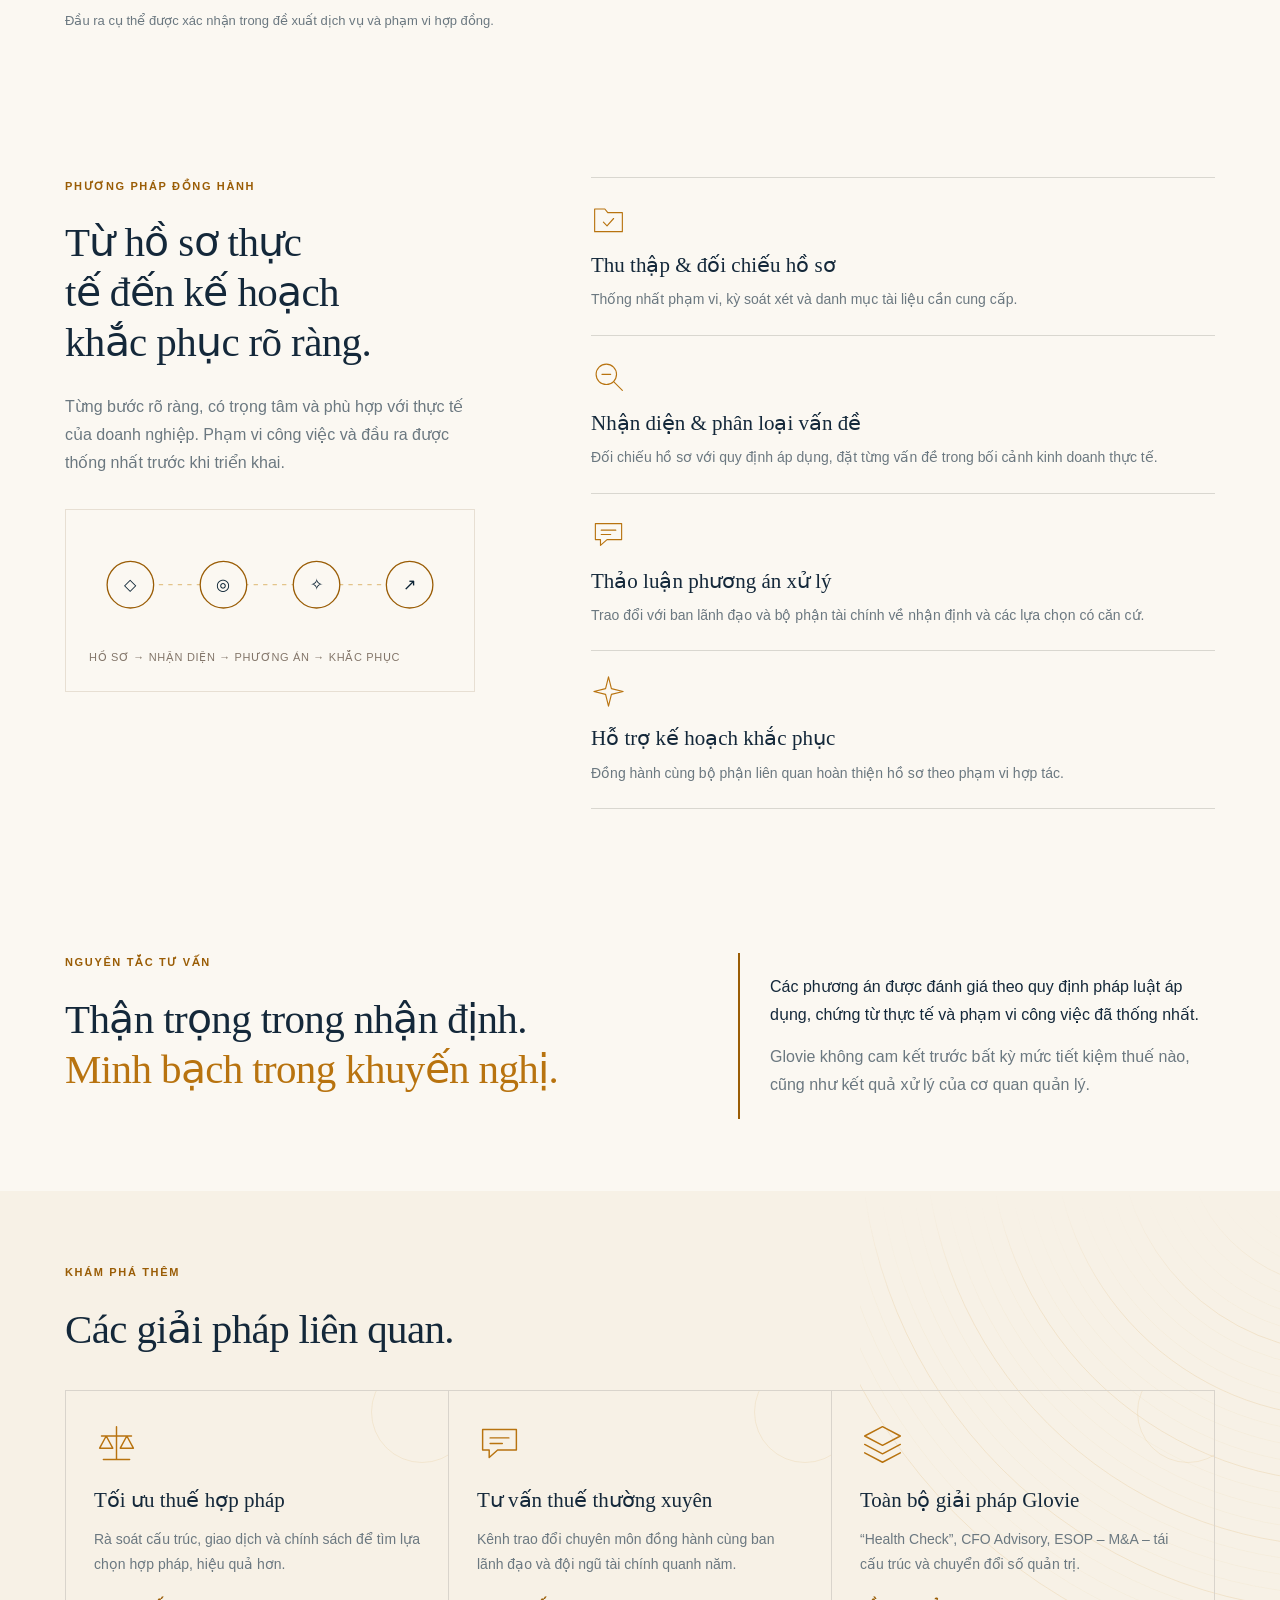
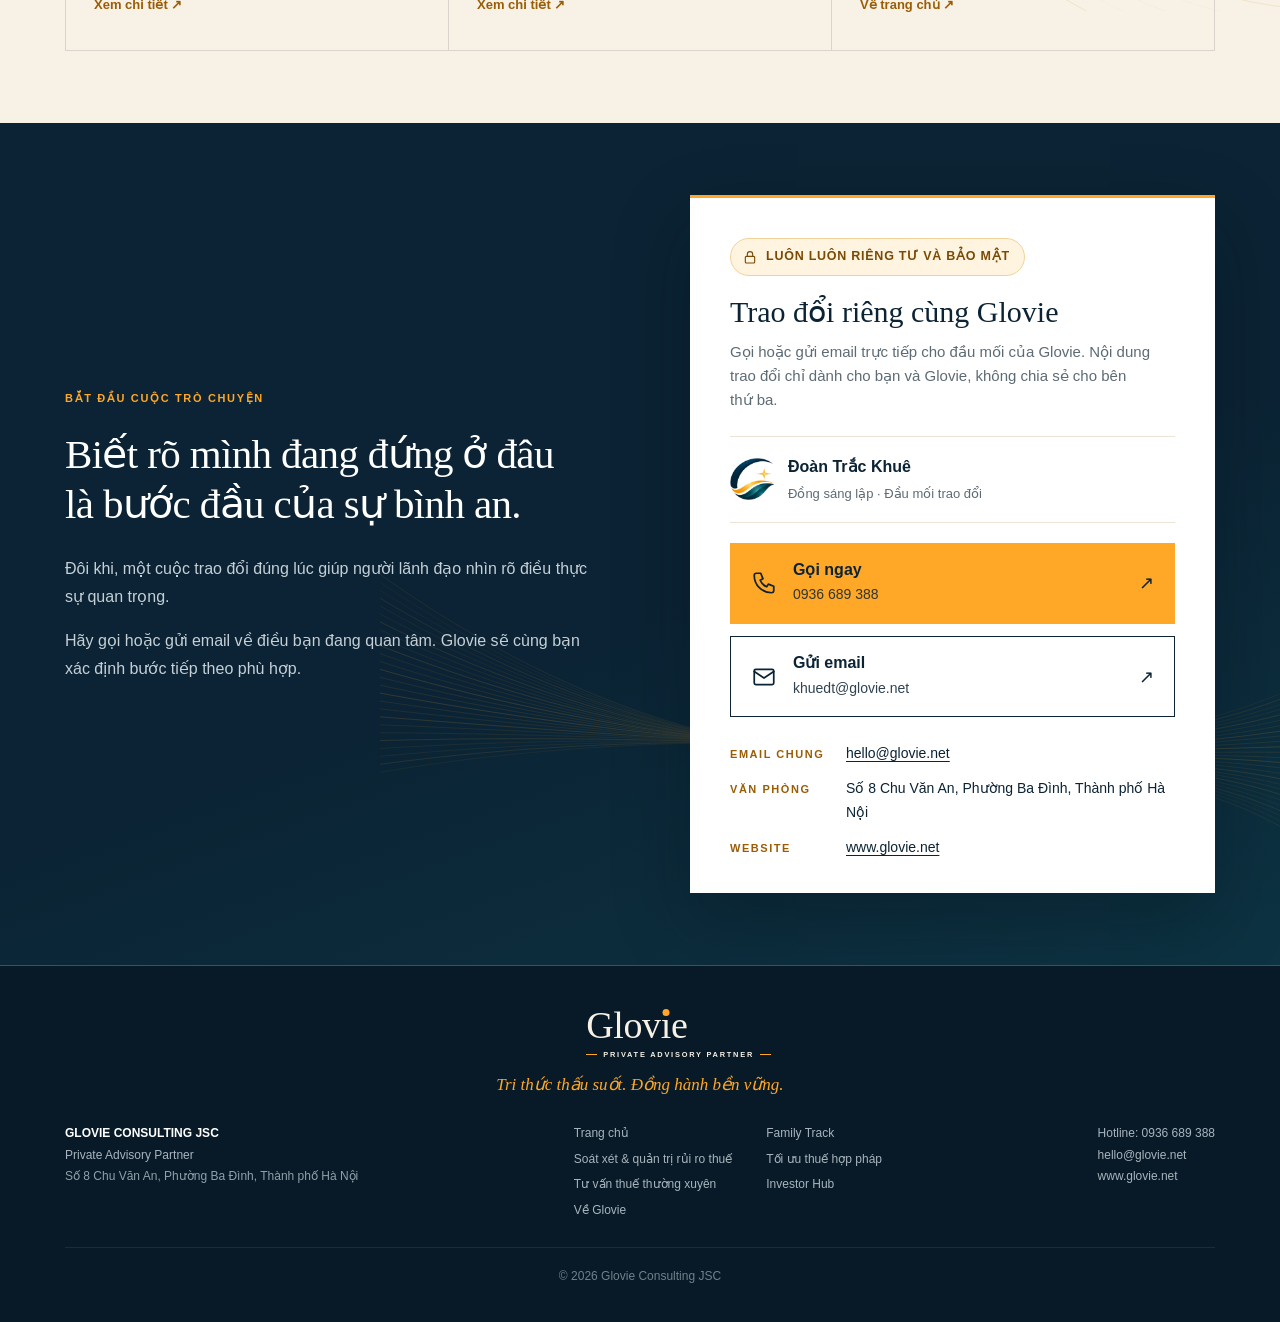
<file: soatxetthue.html>
<!DOCTYPE html>
<html lang="vi"><head><meta charset="utf-8"/><meta content="default-src 'self'; script-src 'self'; style-src 'self' https://fonts.googleapis.com; font-src 'self' https://fonts.gstatic.com; img-src 'self' data:; connect-src 'self'; form-action 'self'; base-uri 'self'; object-src 'none'; upgrade-insecure-requests" http-equiv="Content-Security-Policy"/><meta content="strict-origin-when-cross-origin" name="referrer"/><meta content="width=device-width,initial-scale=1" name="viewport"/><meta content="#0b2334" name="theme-color"/><meta content="Soát xét thuế độc lập giúp người đứng đầu doanh nghiệp nhìn rõ hiện trạng tuân thủ, nhận diện rủi ro và chủ động chuẩn bị." name="description"/><title>Soát xét thuế | Glovie Consulting JSC</title><link rel="preconnect" href="https://fonts.googleapis.com"/><link rel="preconnect" href="https://fonts.gstatic.com" crossorigin=""/><link href="https://fonts.googleapis.com/css2?family=Inter:wght@400;500;600;700&amp;family=Playfair+Display:ital,wght@0,400;0,500;0,600;1,400;1,500&amp;display=swap" rel="stylesheet"/><link href="https://www.glovie.net/soatxetthue.html" rel="canonical"/><meta content="index, follow, max-image-preview:large" name="robots"/><meta content="Glovie Consulting JSC" name="author"/><meta content="telephone=no" name="format-detection"/><meta content="website" property="og:type"/><meta content="Glovie" property="og:site_name"/><meta content="Soát xét thuế | Glovie Consulting JSC" property="og:title"/><meta content="Soát xét thuế độc lập giúp người đứng đầu doanh nghiệp nhìn rõ hiện trạng tuân thủ, nhận diện rủi ro và chủ động chuẩn bị." property="og:description"/><meta content="https://www.glovie.net/soatxetthue.html" property="og:url"/><meta content="https://www.glovie.net/assets/img/og-image.png" property="og:image"/><meta content="1200" property="og:image:width"/><meta content="630" property="og:image:height"/><meta content="vi_VN" property="og:locale"/><meta content="en_US" property="og:locale:alternate"/><meta content="summary_large_image" name="twitter:card"/><link href="assets/img/favicon-32.png" rel="icon" sizes="32x32" type="image/png"/><link href="assets/img/apple-touch-icon.png" rel="apple-touch-icon"/><link href="assets/css/glovie.min.css?v=7bdc68d603" rel="stylesheet"/><link href="assets/css/contact.css?v=097c80f14b" rel="stylesheet"/><script defer="" src="assets/i18n/soatxetthue.js?v=0c2ad4813b"></script><script defer="" src="assets/js/glovie.min.js?v=fc8b40988c"></script><script type="application/ld+json">{"@context": "https://schema.org", "@graph": [{"@type": ["Organization", "ProfessionalService"], "@id": "https://www.glovie.net/#org", "name": "Glovie Consulting JSC", "alternateName": "Glovie", "url": "https://www.glovie.net/", "logo": "https://www.glovie.net/assets/img/icon-512.png", "image": "https://www.glovie.net/assets/img/og-image.png", "slogan": "Private Advisory Partner", "areaServed": "VN", "knowsLanguage": ["vi", "en"], "address": {"@type": "PostalAddress", "streetAddress": "Số 8 Chu Văn An", "addressLocality": "Phường Ba Đình", "addressRegion": "Hà Nội", "addressCountry": "VN"}}, {"@type": "WebPage", "@id": "https://www.glovie.net/soatxetthue.html", "url": "https://www.glovie.net/soatxetthue.html", "name": "Soát xét thuế | Glovie Consulting JSC", "description": "Soát xét thuế độc lập giúp người đứng đầu doanh nghiệp nhìn rõ hiện trạng tuân thủ, nhận diện rủi ro và chủ động chuẩn bị.", "inLanguage": "vi", "isPartOf": {"@type": "WebSite", "url": "https://www.glovie.net/", "name": "Glovie"}}, {"@type": "BreadcrumbList", "itemListElement": [{"@type": "ListItem", "position": 1, "name": "Trang chủ", "item": "https://www.glovie.net/"}, {"@type": "ListItem", "position": 2, "name": "Soát xét thuế", "item": "https://www.glovie.net/soatxetthue.html"}]}, {"@type": "Service", "name": "Soát xét thuế", "description": "Soát xét thuế độc lập giúp người đứng đầu doanh nghiệp nhìn rõ hiện trạng tuân thủ, nhận diện rủi ro và chủ động chuẩn bị.", "provider": {"@id": "https://www.glovie.net/#org"}, "areaServed": "VN", "url": "https://www.glovie.net/soatxetthue.html"}]}</script></head><body><a class="skip-link" href="#top">Bỏ qua điều hướng</a><header><div class="wrap"><a aria-label="Glovie — Private Advisory Partner — Trang chủ" class="logo" href="index.html"><span class="brand-logo"><img alt="" class="brand-mark" decoding="async" fetchpriority="high" height="132" src="assets/img/glovie-mark.png" width="139"/><span class="brand-word"><span class="brand-name">Glov<span class="brand-i">ı</span>e</span><span class="brand-tag">Private Advisory Partner</span></span></span></a><button aria-expanded="false" aria-label="Mở menu" class="menu-toggle" id="menuToggle">☰</button><nav id="nav"><a href="index.html">Trang chủ</a><div class="has-sub"><a class="sub-trigger current" href="index.html#giai-phap">Giải pháp</a><div class="submenu"><a href="soatxetthue.html" class="current" aria-current="page"><strong>Soát xét & quản trị rủi ro thuế</strong><span>“Health Check”, soát xét định kỳ, chuẩn bị thanh tra</span></a><a href="toiuuthue.html"><strong>Tối ưu thuế hợp pháp</strong><span>Cấu trúc, ưu đãi và phương án có căn cứ</span></a><a href="tvtthuongxuyen.html"><strong>Tư vấn thuế thường xuyên</strong><span>Đồng hành chuyên môn quanh năm</span></a><a href="index.html#giai-phap"><strong>Tất cả giải pháp</strong><span>CFO Advisory, ESOP – M&A, chuyển đổi số</span></a></div></div><a href="familytrack.html">Family Track</a><a href="investorhub.html">Investor Hub</a><a href="ve-glovie.html">Về Glovie</a><a href="#lien-he">Liên hệ</a><a class="btn" href="#lien-he">Đặt lịch trao đổi ↗</a><div aria-label="Language / Ngôn ngữ" class="language-switch" role="group"><button aria-pressed="true" class="lang-option active" data-lang="vi" type="button">VN</button><span aria-hidden="true">/</span><button aria-pressed="false" class="lang-option" data-lang="en" type="button">EN</button></div></nav></div></header><main id="top"><section class="hero"><div aria-hidden="true" class="hero-motif"></div><div class="wrap hero-grid"><div class="reveal"><div class="eyebrow crumb"><a href="index.html#giai-phap">Giải pháp Glovie</a> · <span>Soát xét &amp; quản trị rủi ro thuế</span></div><h1>Nhìn rõ rủi ro hôm nay,<br/><em>vững tâm cho ngày mai.</em></h1><p class="lead">Một cuộc soát xét độc lập giúp người đứng đầu nắm rõ hiện trạng tuân thủ, phát hiện những vấn đề còn khuất và chủ động chuẩn bị trước các thời điểm quan trọng.</p><div class="hero-actions"><a class="btn" href="#lien-he">Trao đổi riêng với Glovie <span>↗</span></a><a class="btn outline" href="#pham-vi">Phạm vi soát xét <span>↓</span></a></div></div><aside class="hero-aside"><div aria-hidden="true" class="hero-star"><i class="halo"></i><svg viewBox="0 0 48 48"><defs><linearGradient id="gstar" x1="0" x2="1" y1="0" y2="1"><stop offset="0" stop-color="#ffe3a8"/><stop offset=".5" stop-color="#ffa726"/><stop offset="1" stop-color="#e58a00"/></linearGradient></defs><path fill="url(#gstar)" d="M24 1C25.4 16.5 31.5 22.6 47 24 31.5 25.4 25.4 31.5 24 47 22.6 31.5 16.5 25.4 1 24 16.5 22.6 22.6 16.5 24 1Z"/></svg><i class="spark s1"></i><i class="spark s2"></i><i class="spark s3"></i></div><div class="serif">“Soát xét sớm không phải vì đã có vấn đề, mà để có đủ thời gian xử lý trước khi vấn đề trở nên phức tạp.”</div><span>GÓC NHÌN GLOVIE</span></aside></div></section><section id="thau-hieu"><div class="wrap"><div class="symbolic-band"><div><svg aria-hidden="true" viewBox="0 0 48 48"><path d="M4 24s8-13 20-13 20 13 20 13-8 13-20 13S4 24 4 24Z"/><circle cx="24" cy="24" r="6"/></svg><span><strong>Nhìn rõ</strong><br/>Hiện trạng tuân thủ thực tế</span></div><div><svg aria-hidden="true" viewBox="0 0 48 48"><path d="m24 6 19 10-19 10L5 16zM5 25l19 10 19-10M5 34l19 10 19-10"/></svg><span><strong>Ưu tiên</strong><br/>Phân loại theo mức độ ảnh hưởng</span></div><div><svg aria-hidden="true" viewBox="0 0 48 48"><path d="M24 4 40 10v13c0 11-6 18-16 22C14 41 8 34 8 23V10z"/><path d="m17 24 5 5 10-11"/></svg><span><strong>Chủ động</strong><br/>Chuẩn bị trước thời điểm quan trọng</span></div></div></div><div class="wrap intro-grid intro-grid--spaced"><div><div class="eyebrow">Thấu hiểu</div><h2>Có những rủi ro không xuất hiện trên báo cáo quản trị thường kỳ.</h2><p class="muted">Từ hóa đơn, kê khai, chi phí đến các giao dịch đặc thù, sai sót có thể tích tụ qua nhiều kỳ. Soát xét sớm giúp doanh nghiệp có thêm thời gian xác minh, hoàn thiện hồ sơ và cân nhắc hướng xử lý phù hợp.</p><p>Người đứng đầu cần biết doanh nghiệp đang đứng ở đâu — trước khi bước vào quyết toán, thanh tra hay một giao dịch lớn.</p></div><div class="questions"><div class="question">Chi phí đã đủ điều kiện được trừ khi tính thuế?</div><div class="question">Hóa đơn, chứng từ có đáp ứng điều kiện khấu trừ?</div><div class="question">Nghĩa vụ với nhà thầu nước ngoài đã được xác định đúng?</div><div class="question">Hồ sơ đã sẵn sàng nếu cơ quan thuế kiểm tra?</div></div></div></section><section class="statement"><div aria-hidden="true" class="statement-motif"></div><div class="wrap"><div class="eyebrow">Thời điểm phù hợp</div><h2>Không cần chờ đến khi thanh tra.<br/><em>Hãy nhìn lại khi vẫn còn thời gian.</em></h2><div class="rule"></div><p>Trước quyết toán năm, trước một đợt kiểm tra, trước khi gọi vốn hay chuyển nhượng — đó là những thời điểm một cuộc soát xét độc lập phát huy giá trị rõ nhất.</p><a class="btn gold" href="#lien-he">Trao đổi về soát xét thuế ↗</a></div></section><section class="services" id="pham-vi"><div class="wrap"><div class="eyebrow">Phạm vi soát xét</div><div class="sectionhead"><h2>Những vấn đề Glovie có thể cùng doanh nghiệp xem xét.</h2><p class="muted sectionhead-note">Phạm vi được thống nhất trên cơ sở hồ sơ thực tế và mục tiêu của doanh nghiệp.</p></div><div class="services-grid"><article class="service"><svg aria-hidden="true" class="line-icon" fill="none" stroke="currentColor" stroke-linecap="round" stroke-linejoin="round" stroke-width="1.55" viewBox="0 0 48 48"><path d="M5 19 24 7l19 12M9 21h30M12 22v17M20 22v17M28 22v17M36 22v17M6 41h36"/></svg><h3>Thuế TNDN</h3><p>Rà soát căn cứ xác định thu nhập chịu thuế và chi phí được trừ.</p></article><article class="service"><svg aria-hidden="true" class="line-icon" fill="none" stroke="currentColor" stroke-linecap="round" stroke-linejoin="round" stroke-width="1.55" viewBox="0 0 48 48"><path d="M11 5h26v38l-4-3-4 3-5-3-5 3-4-3-4 3z"/><path d="M17 15h14M17 22h14M17 29h8"/></svg><h3>Thuế GTGT</h3><p>Đánh giá hóa đơn, điều kiện khấu trừ và kê khai.</p></article><article class="service"><svg aria-hidden="true" class="line-icon" fill="none" stroke="currentColor" stroke-linecap="round" stroke-linejoin="round" stroke-width="1.55" viewBox="0 0 48 48"><circle cx="24" cy="15" r="8"/><path d="M8 43c0-10 7-16 16-16s16 6 16 16"/></svg><h3>Thuế TNCN</h3><p>Kiểm tra khấu trừ, kê khai và quyết toán.</p></article><article class="service"><svg aria-hidden="true" class="line-icon" fill="none" stroke="currentColor" stroke-linecap="round" stroke-linejoin="round" stroke-width="1.55" viewBox="0 0 48 48"><circle cx="24" cy="24" r="19"/><path d="M5 24h38M24 5c-9 9-9 29 0 38M24 5c9 9 9 29 0 38"/></svg><h3>Thuế nhà thầu nước ngoài</h3><p>Xác định nghĩa vụ thuế trong các giao dịch với nhà thầu nước ngoài.</p></article><article class="service"><svg aria-hidden="true" class="line-icon" fill="none" stroke="currentColor" stroke-linecap="round" stroke-linejoin="round" stroke-width="1.55" viewBox="0 0 48 48"><rect x="6" y="9" width="36" height="33" rx="1"/><path d="M6 18h36M15 5v8M33 5v8M14 26h5M22 26h5M30 26h5M14 33h5M22 33h5"/></svg><h3>Soát xét định kỳ</h3><p>Rà soát theo quý, giữa năm hoặc trước quyết toán.</p></article><article class="service"><svg aria-hidden="true" class="line-icon" fill="none" stroke="currentColor" stroke-linecap="round" stroke-linejoin="round" stroke-width="1.55" viewBox="0 0 48 48"><path d="M5 11h14l4 5h20v26H5z"/><path d="m17 29 5 5 9-10"/></svg><h3>Sẵn sàng cho thanh tra, kiểm tra</h3><p>Đánh giá hồ sơ và các vấn đề cần ưu tiên giải trình.</p></article></div></div></section><section class="values" id="gia-tri"><div class="wrap"><div class="eyebrow">Giá trị mang lại</div><h2>Không chỉ là một báo cáo.<br/>Là nền tảng để chủ động.</h2><div class="three"><article class="value"><div class="value-symbol"><svg aria-hidden="true" viewBox="0 0 72 68"><rect x="14" y="5" width="44" height="56"/><path d="M23 20h4M33 20h17M23 32h4M33 32h17M23 44h4M33 44h11"/></svg></div><h3>Danh mục vấn đề &amp; mức độ ưu tiên</h3><p>Các vấn đề được phân loại theo mức độ ảnh hưởng và tính cấp thiết, để ban lãnh đạo biết nên xử lý điều gì trước.</p></article><article class="value"><div class="value-symbol"><svg aria-hidden="true" viewBox="0 0 72 68"><path d="M14 5h32l12 12v44H14z"/><path d="M46 5v12h12"/><path d="m25 37 7 7 14-15"/></svg></div><h3>Hướng hoàn thiện</h3><p>Khuyến nghị hoàn thiện hồ sơ, chứng từ và những điểm kiểm soát cần củng cố.</p></article><article class="value"><div class="value-symbol"><svg aria-hidden="true" viewBox="0 0 72 68"><path d="M5 9h38v26H24l-10 9v-9H5z"/><path d="M48 21h19v24h-7v8l-9-8H31v-5"/></svg></div><h3>Tiếng nói chung trong nội bộ</h3><p>Cơ sở rõ ràng để ban lãnh đạo và bộ phận tài chính – kế toán cùng trao đổi, thống nhất.</p></article></div><p class="muted values-note">Đầu ra cụ thể được xác nhận trong đề xuất dịch vụ và phạm vi hợp đồng.</p></div></section><section id="dong-hanh"><div class="wrap process-grid"><div><div class="eyebrow">Phương pháp đồng hành</div><h2>Từ hồ sơ thực tế đến kế hoạch khắc phục rõ ràng.</h2><p class="muted">Từng bước rõ ràng, có trọng tâm và phù hợp với thực tế của doanh nghiệp. Phạm vi công việc và đầu ra được thống nhất trước khi triển khai.</p><div class="process-illustration"><svg aria-hidden="true" viewBox="0 0 420 120"><path d="M48 60H372" stroke="#e3c48a" stroke-dasharray="5 6" stroke-width="1.5"></path><g fill="#fbf8f2" stroke="#9a5d06" stroke-width="1.5"><circle cx="48" cy="60" r="27"></circle><circle cx="156" cy="60" r="27"></circle><circle cx="264" cy="60" r="27"></circle><circle cx="372" cy="60" r="27"></circle></g><g fill="#0b2334" font-family="'Playfair Display',Georgia,serif" font-size="18" text-anchor="middle"><text x="48" y="66">◇</text><text x="156" y="66">◎</text><text x="264" y="66">✧</text><text x="372" y="66">↗</text></g></svg><div class="process-caption">HỒ SƠ → NHẬN DIỆN → PHƯƠNG ÁN → KHẮC PHỤC</div></div></div><div class="steps"><div class="step"><svg aria-hidden="true" class="line-icon" fill="none" stroke="currentColor" stroke-linecap="round" stroke-linejoin="round" stroke-width="1.55" viewBox="0 0 48 48"><path d="M5 11h14l4 5h20v26H5z"/><path d="m17 29 5 5 9-10"/></svg><div><h3>Thu thập &amp; đối chiếu hồ sơ</h3><p>Thống nhất phạm vi, kỳ soát xét và danh mục tài liệu cần cung cấp.</p></div></div><div class="step"><svg aria-hidden="true" class="line-icon" fill="none" stroke="currentColor" stroke-linecap="round" stroke-linejoin="round" stroke-width="1.55" viewBox="0 0 48 48"><circle cx="21" cy="21" r="14"/><path d="m31 31 12 12M15 21h12"/></svg><div><h3>Nhận diện &amp; phân loại vấn đề</h3><p>Đối chiếu hồ sơ với quy định áp dụng, đặt từng vấn đề trong bối cảnh kinh doanh thực tế.</p></div></div><div class="step"><svg aria-hidden="true" class="line-icon" fill="none" stroke="currentColor" stroke-linecap="round" stroke-linejoin="round" stroke-width="1.55" viewBox="0 0 48 48"><path d="M6 9h36v22H22l-9 8v-8H6z"/><path d="M14 18h20M14 24h13"/></svg><div><h3>Thảo luận phương án xử lý</h3><p>Trao đổi với ban lãnh đạo và bộ phận tài chính về nhận định và các lựa chọn có căn cứ.</p></div></div><div class="step"><svg aria-hidden="true" class="line-icon" fill="none" stroke="currentColor" stroke-linecap="round" stroke-linejoin="round" stroke-width="1.55" viewBox="0 0 48 48"><path d="m24 4 4 16 16 4-16 4-4 16-4-16-16-4 16-4z"/></svg><div><h3>Hỗ trợ kế hoạch khắc phục</h3><p>Đồng hành cùng bộ phận liên quan hoàn thiện hồ sơ theo phạm vi hợp tác.</p></div></div></div></div></section><section class="trust"><div class="wrap trust-grid"><div><div class="eyebrow">Nguyên tắc tư vấn</div><h2>Thận trọng trong nhận định.<br/><em class="gold-em">Minh bạch trong khuyến nghị.</em></h2></div><div class="trust-note"><p>Các phương án được đánh giá theo quy định pháp luật áp dụng, chứng từ thực tế và phạm vi công việc đã thống nhất.</p><p class="muted mt-14">Glovie không cam kết trước bất kỳ mức tiết kiệm thuế nào, cũng như kết quả xử lý của cơ quan quản lý.</p></div></div></section><section class="services related"><div class="wrap"><div class="eyebrow">Khám phá thêm</div><div class="sectionhead"><h2>Các giải pháp liên quan.</h2></div><div class="services-grid"><a class="service" href="toiuuthue.html"><svg aria-hidden="true" class="line-icon" fill="none" stroke="currentColor" stroke-linecap="round" stroke-linejoin="round" stroke-width="1.55" viewBox="0 0 48 48"><path d="M24 6v35M10 41h28M8 16h32M13 16l-7 13h14zM35 16l-7 13h14z"/></svg><h3>Tối ưu thuế hợp pháp</h3><p>Rà soát cấu trúc, giao dịch và chính sách để tìm lựa chọn hợp pháp, hiệu quả hơn.</p><span class="textlink">Xem chi tiết ↗</span></a><a class="service" href="tvtthuongxuyen.html"><svg aria-hidden="true" class="line-icon" fill="none" stroke="currentColor" stroke-linecap="round" stroke-linejoin="round" stroke-width="1.55" viewBox="0 0 48 48"><path d="M6 9h36v22H22l-9 8v-8H6z"/><path d="M14 18h20M14 24h13"/></svg><h3>Tư vấn thuế thường xuyên</h3><p>Kênh trao đổi chuyên môn đồng hành cùng ban lãnh đạo và đội ngũ tài chính quanh năm.</p><span class="textlink">Xem chi tiết ↗</span></a><a class="service" href="index.html#giai-phap"><svg aria-hidden="true" class="line-icon" fill="none" stroke="currentColor" stroke-linecap="round" stroke-linejoin="round" stroke-width="1.55" viewBox="0 0 48 48"><path d="m24 6 19 10-19 10L5 16zM5 25l19 10 19-10M5 34l19 10 19-10"/></svg><h3>Toàn bộ giải pháp Glovie</h3><p>“Health Check”, CFO Advisory, ESOP – M&amp;A – tái cấu trúc và chuyển đổi số quản trị.</p><span class="textlink">Về trang chủ ↗</span></a></div></div></section><section class="contact" id="lien-he"><div class="wrap contact-grid"><div><div class="eyebrow">Bắt đầu cuộc trò chuyện</div><h2>Biết rõ mình đang đứng ở đâu là bước đầu của sự bình an.</h2><p>Đôi khi, một cuộc trao đổi đúng lúc giúp người lãnh đạo nhìn rõ điều thực sự quan trọng.</p><p>Hãy gọi hoặc gửi email về điều bạn đang quan tâm. Glovie sẽ cùng bạn xác định bước tiếp theo phù hợp.</p></div><div class="talk-card"><div class="talk-private"><svg aria-hidden="true" fill="none" stroke="currentColor" stroke-linecap="round" stroke-linejoin="round" stroke-width="1.7" viewBox="0 0 24 24"><rect height="10" rx="1.5" width="14" x="5" y="11"/><path d="M8 11V8a4 4 0 0 1 8 0v3"/></svg><span>Luôn luôn riêng tư và bảo mật</span></div><h3>Trao đổi riêng cùng Glovie</h3><p class="talk-lead">Gọi hoặc gửi email trực tiếp cho đầu mối của Glovie. Nội dung trao đổi chỉ dành cho bạn và Glovie, không chia sẻ cho bên thứ ba.</p><div class="talk-person"><img alt="" decoding="async" height="132" loading="lazy" src="assets/img/glovie-mark.png" width="139"/><div><strong>Đoàn Trắc Khuê</strong><span>Đồng sáng lập · Đầu mối trao đổi</span></div></div><div class="talk-actions"><a aria-label="Gọi ngay 0936 689 388" class="talk-btn talk-call" href="tel:+84936689388"><svg aria-hidden="true" fill="none" stroke="currentColor" stroke-linecap="round" stroke-linejoin="round" stroke-width="1.6" viewBox="0 0 24 24"><path d="M5 3h4l2 5-2.5 1.5a11 11 0 0 0 6 6L16 13l5 2v4a2 2 0 0 1-2 2A16 16 0 0 1 3 5a2 2 0 0 1 2-2"/></svg><span class="talk-text"><span class="talk-label">Gọi ngay</span><span class="talk-value">0936 689 388</span></span><span aria-hidden="true" class="talk-go">↗</span></a><a class="talk-btn talk-mail js-mailto" data-d="ten.eivolg" data-subject="Trao đổi riêng cùng Glovie" data-u="tdeuhk" href="#lien-he"><svg aria-hidden="true" fill="none" stroke="currentColor" stroke-linecap="round" stroke-linejoin="round" stroke-width="1.6" viewBox="0 0 24 24"><rect height="14" rx="1.5" width="18" x="3" y="5"/><path d="m3 7 9 6 9-6"/></svg><span class="talk-text"><span class="talk-label">Gửi email</span><span class="talk-value">khuedt [at] glovie [dot] net</span></span><span aria-hidden="true" class="talk-go">↗</span></a></div><dl class="talk-info"><div><dt>Email chung</dt><dd><a class="js-mail" data-d="ten.eivolg" data-u="olleh" href="#lien-he">hello [at] glovie [dot] net</a></dd></div><div><dt>Văn phòng</dt><dd>Số 8 Chu Văn An, Phường Ba Đình, Thành phố Hà Nội</dd></div><div><dt>Website</dt><dd><a href="https://www.glovie.net">www.glovie.net</a></dd></div></dl></div></div></section></main><footer><div class="footer-brand"><span class="brand-logo brand-logo--neg"><img alt="" class="brand-mark" decoding="async" loading="lazy" height="132" src="assets/img/glovie-mark-neg.png" width="139"/><span class="brand-word"><span class="brand-name">Glov<span class="brand-i">ı</span>e</span><span class="brand-tag">Private Advisory Partner</span></span></span><div class="footer-message">Tri thức thấu suốt. Đồng hành bền vững.</div></div><div class="wrap footer-main"><div><strong>GLOVIE CONSULTING JSC</strong><br/>Private Advisory Partner<br/><span class="footer-addr">Số 8 Chu Văn An, Phường Ba Đình, Thành phố Hà Nội</span></div><div class="footer-links"><a href="index.html">Trang chủ</a><a href="familytrack.html">Family Track</a><a href="soatxetthue.html">Soát xét & quản trị rủi ro thuế</a><a href="toiuuthue.html">Tối ưu thuế hợp pháp</a><a href="tvtthuongxuyen.html">Tư vấn thuế thường xuyên</a><a href="investorhub.html">Investor Hub</a><a href="ve-glovie.html">Về Glovie</a></div><div class="footer-contact">Hotline: <a href="tel:+84936689388">0936 689 388</a><br/><a class="js-mail" data-d="ten.eivolg" data-u="olleh" href="#lien-he">hello [at] glovie [dot] net</a><br/><a href="https://www.glovie.net">www.glovie.net</a></div></div><div class="wrap footer-bottom">© <span id="year"></span> Glovie Consulting JSC</div></footer><div class="mobile-cta"><a href="#lien-he">Trao đổi với Glovie</a><a href="tel:+84936689388">Gọi điện</a></div></body></html>
</file>
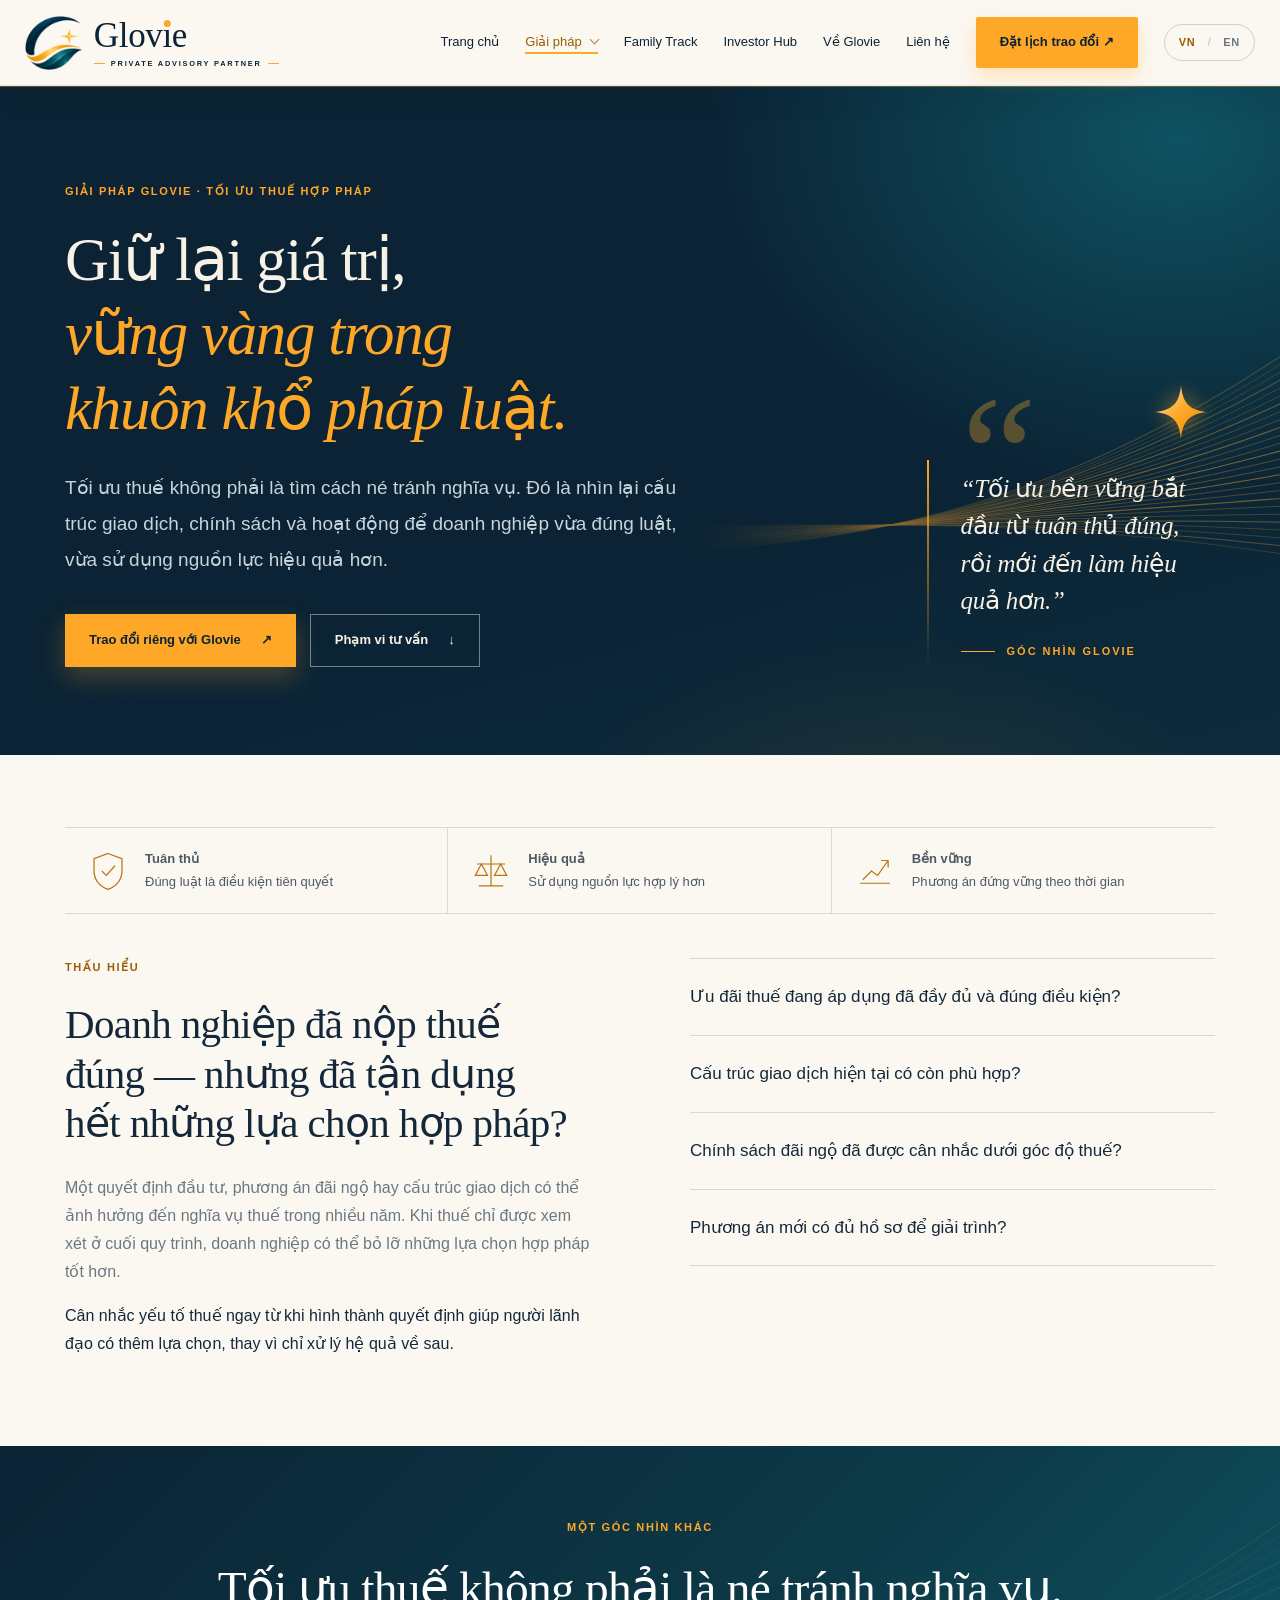
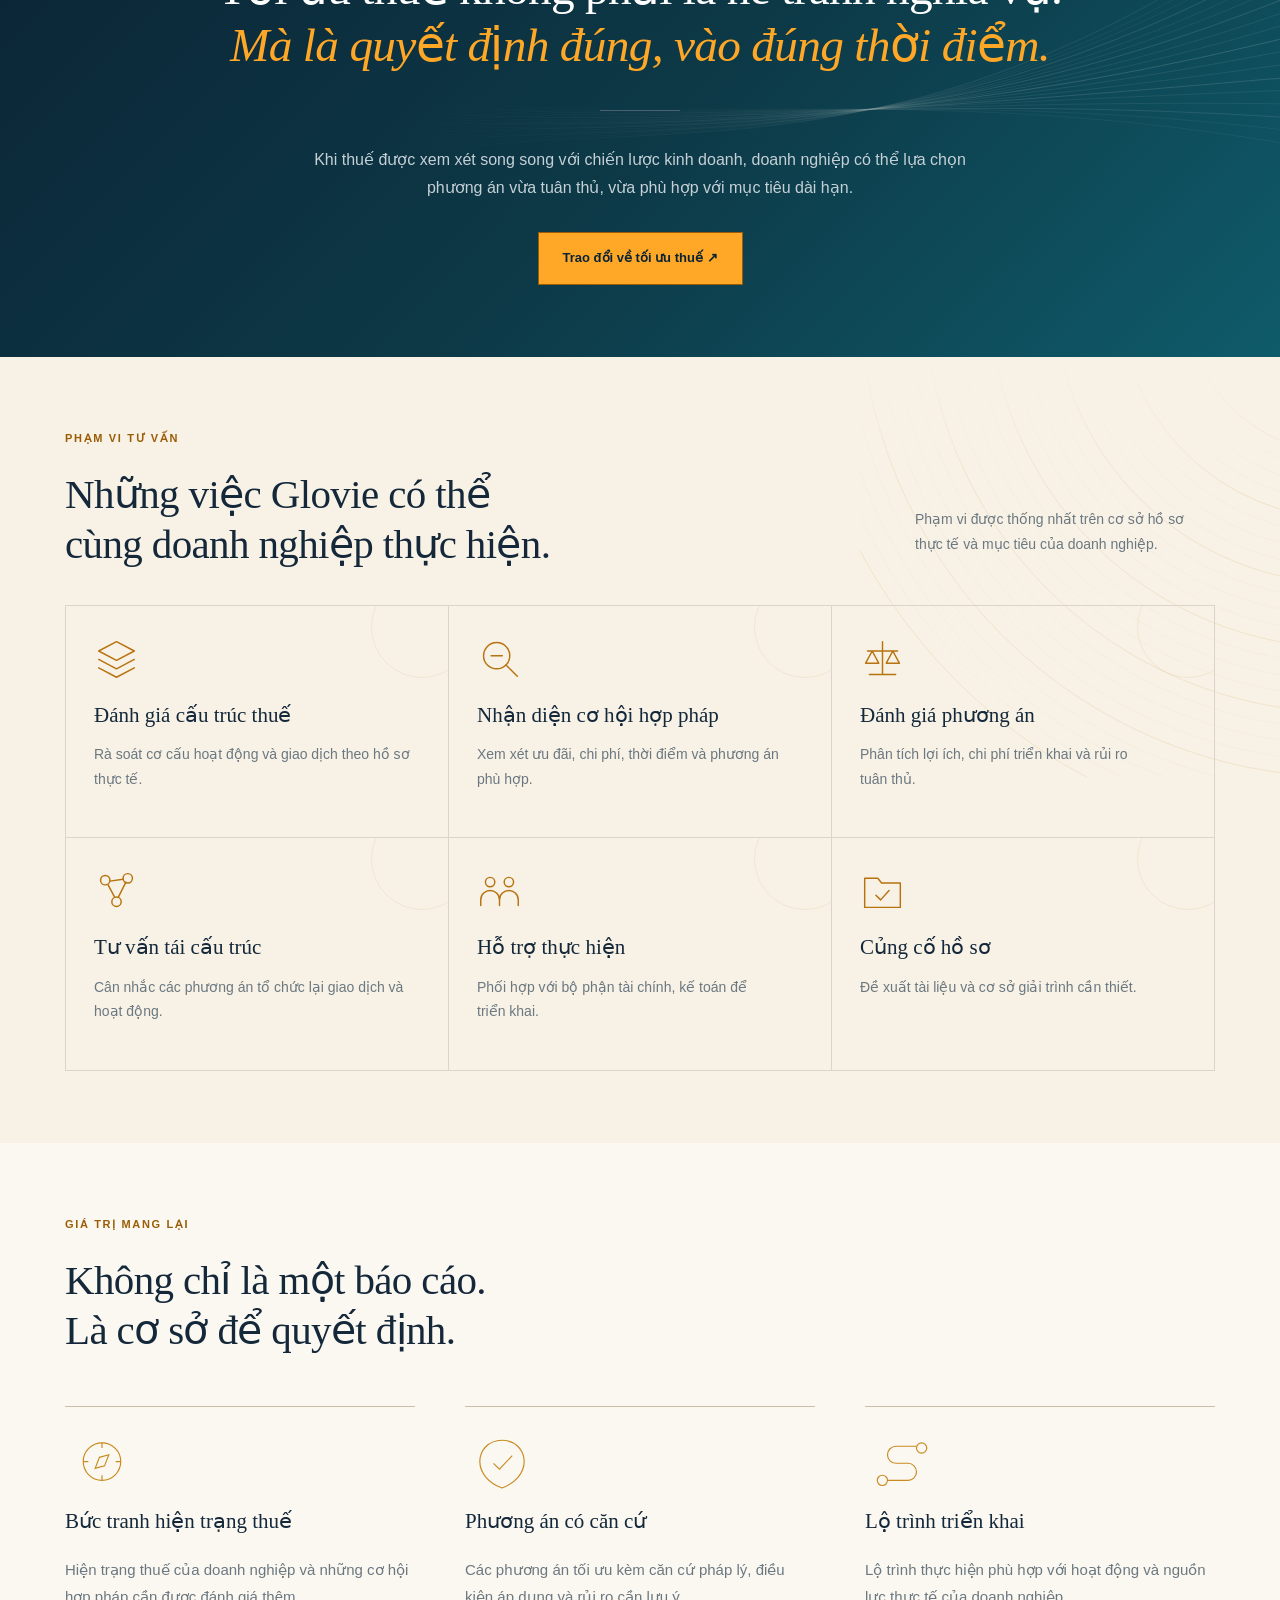
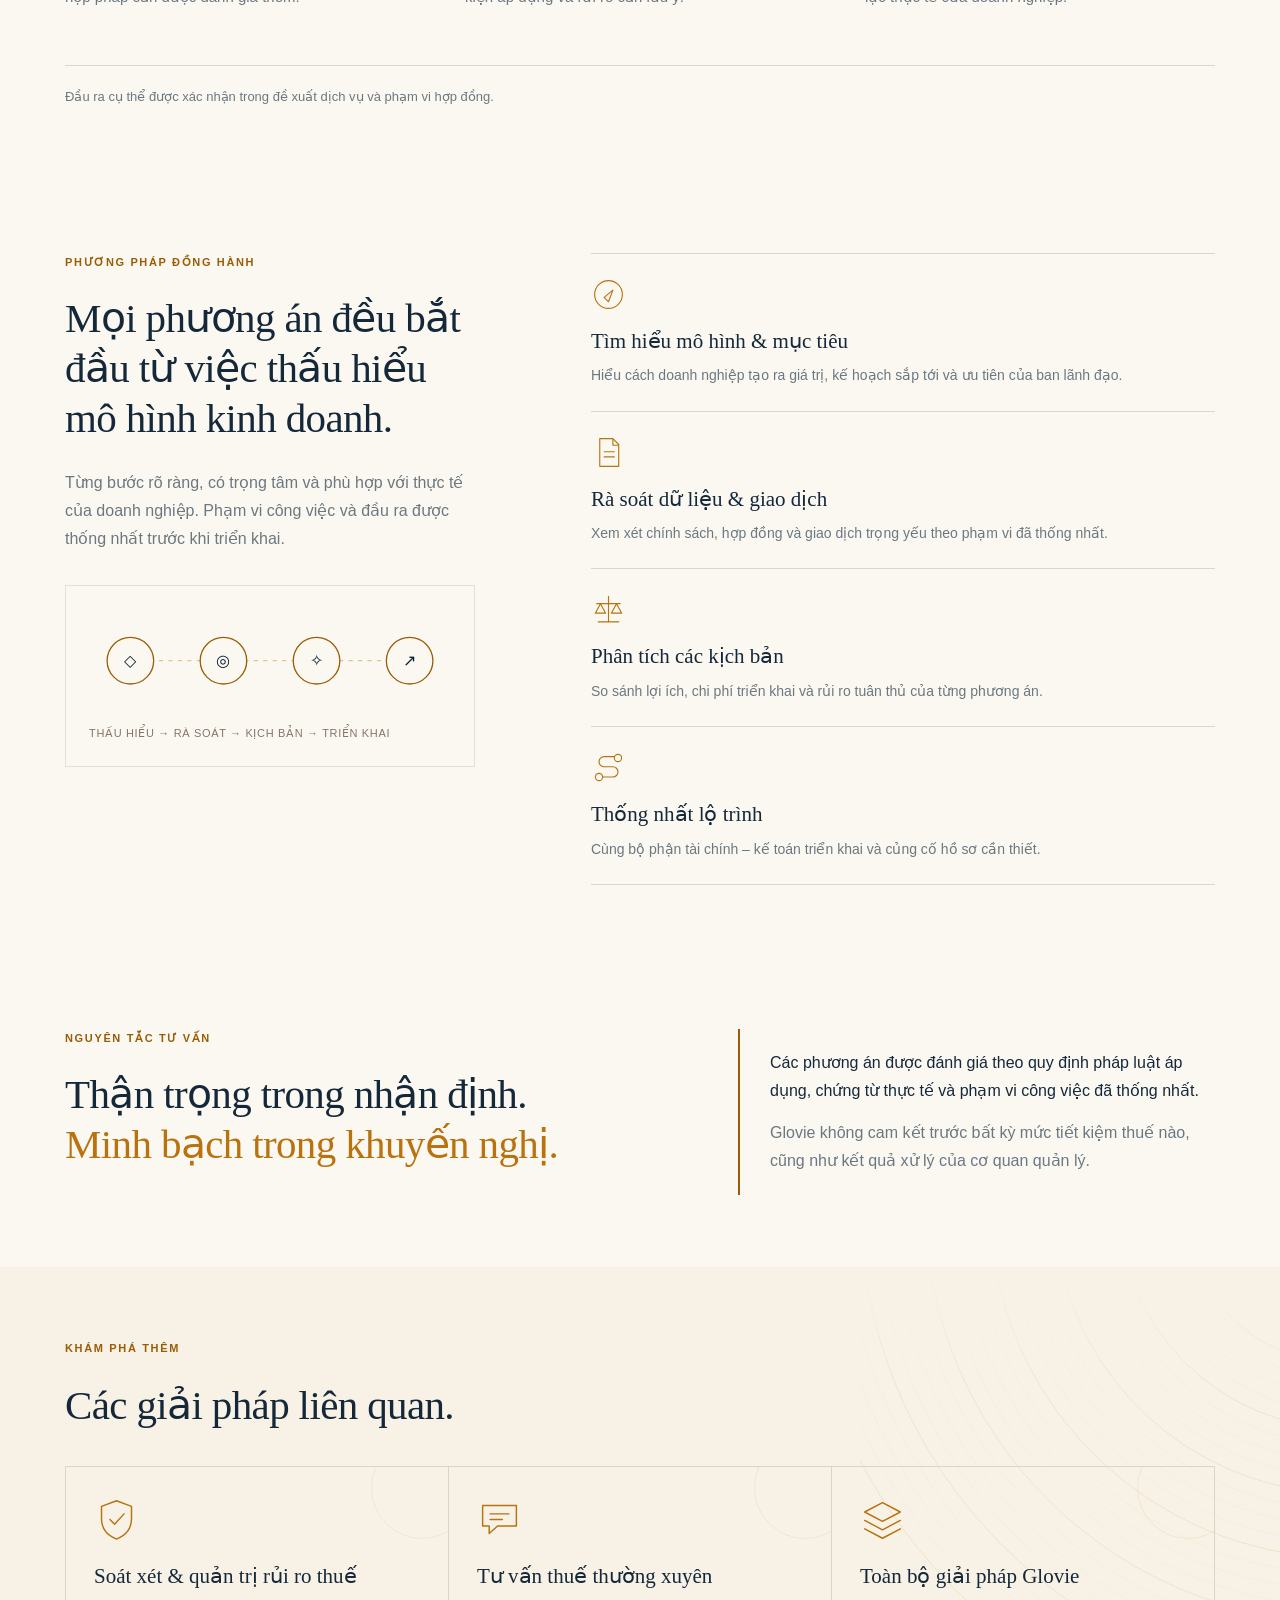
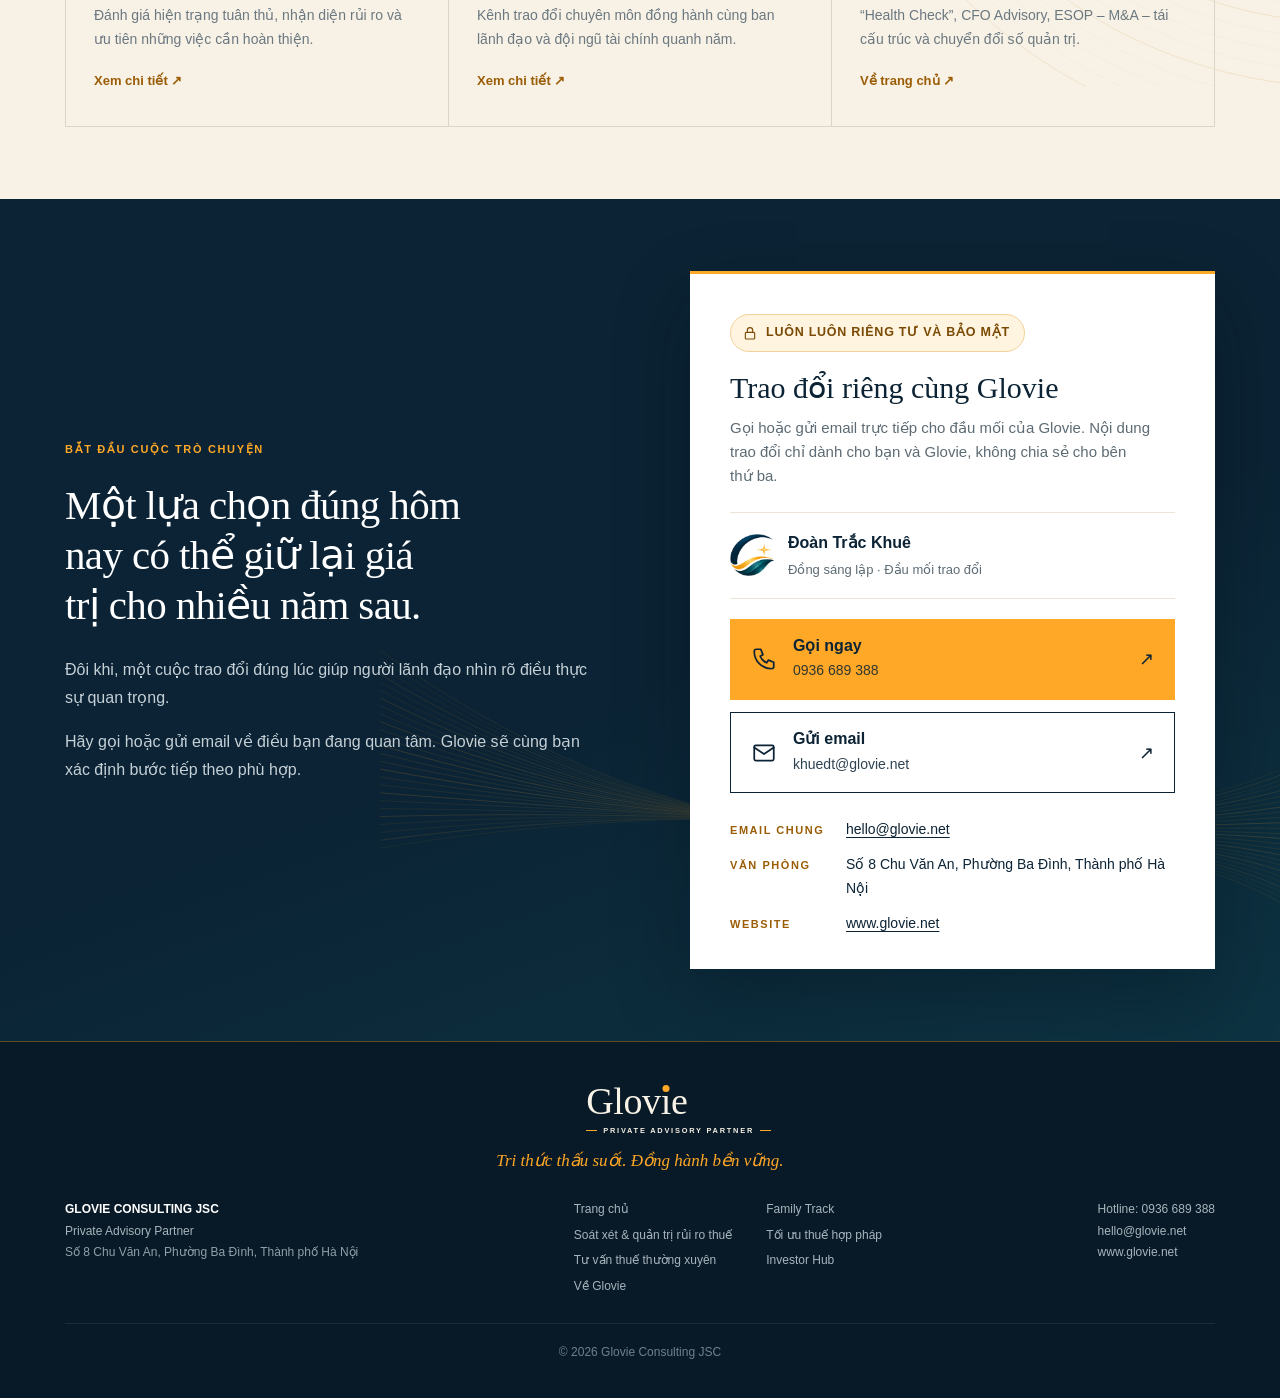
<file: toiuuthue.html>
<!DOCTYPE html>
<html lang="vi"><head><meta charset="utf-8"/><meta content="default-src 'self'; script-src 'self'; style-src 'self' https://fonts.googleapis.com; font-src 'self' https://fonts.gstatic.com; img-src 'self' data:; connect-src 'self'; form-action 'self'; base-uri 'self'; object-src 'none'; upgrade-insecure-requests" http-equiv="Content-Security-Policy"/><meta content="strict-origin-when-cross-origin" name="referrer"/><meta content="width=device-width,initial-scale=1" name="viewport"/><meta content="#0b2334" name="theme-color"/><meta content="Tối ưu thuế hợp pháp: rà soát cấu trúc, giao dịch và chính sách để doanh nghiệp tuân thủ đúng và sử dụng nguồn lực hiệu quả hơn." name="description"/><title>Tối ưu thuế | Glovie Consulting JSC</title><link rel="preconnect" href="https://fonts.googleapis.com"/><link rel="preconnect" href="https://fonts.gstatic.com" crossorigin=""/><link href="https://fonts.googleapis.com/css2?family=Inter:wght@400;500;600;700&amp;family=Playfair+Display:ital,wght@0,400;0,500;0,600;1,400;1,500&amp;display=swap" rel="stylesheet"/><link href="https://www.glovie.net/toiuuthue.html" rel="canonical"/><meta content="index, follow, max-image-preview:large" name="robots"/><meta content="Glovie Consulting JSC" name="author"/><meta content="telephone=no" name="format-detection"/><meta content="website" property="og:type"/><meta content="Glovie" property="og:site_name"/><meta content="Tối ưu thuế | Glovie Consulting JSC" property="og:title"/><meta content="Tối ưu thuế hợp pháp: rà soát cấu trúc, giao dịch và chính sách để doanh nghiệp tuân thủ đúng và sử dụng nguồn lực hiệu quả hơn." property="og:description"/><meta content="https://www.glovie.net/toiuuthue.html" property="og:url"/><meta content="https://www.glovie.net/assets/img/og-image.png" property="og:image"/><meta content="1200" property="og:image:width"/><meta content="630" property="og:image:height"/><meta content="vi_VN" property="og:locale"/><meta content="en_US" property="og:locale:alternate"/><meta content="summary_large_image" name="twitter:card"/><link href="assets/img/favicon-32.png" rel="icon" sizes="32x32" type="image/png"/><link href="assets/img/apple-touch-icon.png" rel="apple-touch-icon"/><link href="assets/css/glovie.min.css?v=7bdc68d603" rel="stylesheet"/><link href="assets/css/contact.css?v=097c80f14b" rel="stylesheet"/><script defer="" src="assets/i18n/toiuuthue.js?v=d290cfde45"></script><script defer="" src="assets/js/glovie.min.js?v=fc8b40988c"></script><script type="application/ld+json">{"@context": "https://schema.org", "@graph": [{"@type": ["Organization", "ProfessionalService"], "@id": "https://www.glovie.net/#org", "name": "Glovie Consulting JSC", "alternateName": "Glovie", "url": "https://www.glovie.net/", "logo": "https://www.glovie.net/assets/img/icon-512.png", "image": "https://www.glovie.net/assets/img/og-image.png", "slogan": "Private Advisory Partner", "areaServed": "VN", "knowsLanguage": ["vi", "en"], "address": {"@type": "PostalAddress", "streetAddress": "Số 8 Chu Văn An", "addressLocality": "Phường Ba Đình", "addressRegion": "Hà Nội", "addressCountry": "VN"}}, {"@type": "WebPage", "@id": "https://www.glovie.net/toiuuthue.html", "url": "https://www.glovie.net/toiuuthue.html", "name": "Tối ưu thuế | Glovie Consulting JSC", "description": "Tối ưu thuế hợp pháp: rà soát cấu trúc, giao dịch và chính sách để doanh nghiệp tuân thủ đúng và sử dụng nguồn lực hiệu quả hơn.", "inLanguage": "vi", "isPartOf": {"@type": "WebSite", "url": "https://www.glovie.net/", "name": "Glovie"}}, {"@type": "BreadcrumbList", "itemListElement": [{"@type": "ListItem", "position": 1, "name": "Trang chủ", "item": "https://www.glovie.net/"}, {"@type": "ListItem", "position": 2, "name": "Tối ưu thuế", "item": "https://www.glovie.net/toiuuthue.html"}]}, {"@type": "Service", "name": "Tối ưu thuế", "description": "Tối ưu thuế hợp pháp: rà soát cấu trúc, giao dịch và chính sách để doanh nghiệp tuân thủ đúng và sử dụng nguồn lực hiệu quả hơn.", "provider": {"@id": "https://www.glovie.net/#org"}, "areaServed": "VN", "url": "https://www.glovie.net/toiuuthue.html"}]}</script></head><body><a class="skip-link" href="#top">Bỏ qua điều hướng</a><header><div class="wrap"><a aria-label="Glovie — Private Advisory Partner — Trang chủ" class="logo" href="index.html"><span class="brand-logo"><img alt="" class="brand-mark" decoding="async" fetchpriority="high" height="132" src="assets/img/glovie-mark.png" width="139"/><span class="brand-word"><span class="brand-name">Glov<span class="brand-i">ı</span>e</span><span class="brand-tag">Private Advisory Partner</span></span></span></a><button aria-expanded="false" aria-label="Mở menu" class="menu-toggle" id="menuToggle">☰</button><nav id="nav"><a href="index.html">Trang chủ</a><div class="has-sub"><a class="sub-trigger current" href="index.html#giai-phap">Giải pháp</a><div class="submenu"><a href="soatxetthue.html"><strong>Soát xét & quản trị rủi ro thuế</strong><span>“Health Check”, soát xét định kỳ, chuẩn bị thanh tra</span></a><a href="toiuuthue.html" class="current" aria-current="page"><strong>Tối ưu thuế hợp pháp</strong><span>Cấu trúc, ưu đãi và phương án có căn cứ</span></a><a href="tvtthuongxuyen.html"><strong>Tư vấn thuế thường xuyên</strong><span>Đồng hành chuyên môn quanh năm</span></a><a href="index.html#giai-phap"><strong>Tất cả giải pháp</strong><span>CFO Advisory, ESOP – M&A, chuyển đổi số</span></a></div></div><a href="familytrack.html">Family Track</a><a href="investorhub.html">Investor Hub</a><a href="ve-glovie.html">Về Glovie</a><a href="#lien-he">Liên hệ</a><a class="btn" href="#lien-he">Đặt lịch trao đổi ↗</a><div aria-label="Language / Ngôn ngữ" class="language-switch" role="group"><button aria-pressed="true" class="lang-option active" data-lang="vi" type="button">VN</button><span aria-hidden="true">/</span><button aria-pressed="false" class="lang-option" data-lang="en" type="button">EN</button></div></nav></div></header><main id="top"><section class="hero"><div aria-hidden="true" class="hero-motif"></div><div class="wrap hero-grid"><div class="reveal"><div class="eyebrow crumb"><a href="index.html#giai-phap">Giải pháp Glovie</a> · <span>Tối ưu thuế hợp pháp</span></div><h1>Giữ lại giá trị,<br/><em>vững vàng trong khuôn khổ pháp luật.</em></h1><p class="lead">Tối ưu thuế không phải là tìm cách né tránh nghĩa vụ. Đó là nhìn lại cấu trúc giao dịch, chính sách và hoạt động để doanh nghiệp vừa đúng luật, vừa sử dụng nguồn lực hiệu quả hơn.</p><div class="hero-actions"><a class="btn" href="#lien-he">Trao đổi riêng với Glovie <span>↗</span></a><a class="btn outline" href="#pham-vi">Phạm vi tư vấn <span>↓</span></a></div></div><aside class="hero-aside"><div aria-hidden="true" class="hero-star"><i class="halo"></i><svg viewBox="0 0 48 48"><defs><linearGradient id="gstar" x1="0" x2="1" y1="0" y2="1"><stop offset="0" stop-color="#ffe3a8"/><stop offset=".5" stop-color="#ffa726"/><stop offset="1" stop-color="#e58a00"/></linearGradient></defs><path fill="url(#gstar)" d="M24 1C25.4 16.5 31.5 22.6 47 24 31.5 25.4 25.4 31.5 24 47 22.6 31.5 16.5 25.4 1 24 16.5 22.6 22.6 16.5 24 1Z"/></svg><i class="spark s1"></i><i class="spark s2"></i><i class="spark s3"></i></div><div class="serif">“Tối ưu bền vững bắt đầu từ tuân thủ đúng, rồi mới đến làm hiệu quả hơn.”</div><span>GÓC NHÌN GLOVIE</span></aside></div></section><section id="thau-hieu"><div class="wrap"><div class="symbolic-band"><div><svg aria-hidden="true" viewBox="0 0 48 48"><path d="M24 4 40 10v13c0 11-6 18-16 22C14 41 8 34 8 23V10z"/><path d="m17 24 5 5 10-11"/></svg><span><strong>Tuân thủ</strong><br/>Đúng luật là điều kiện tiên quyết</span></div><div><svg aria-hidden="true" viewBox="0 0 48 48"><path d="M24 6v35M10 41h28M8 16h32M13 16l-7 13h14zM35 16l-7 13h14z"/></svg><span><strong>Hiệu quả</strong><br/>Sử dụng nguồn lực hợp lý hơn</span></div><div><svg aria-hidden="true" viewBox="0 0 48 48"><path d="M7 38h34M10 34l10-10 7 5 12-17M31 12h8v8"/></svg><span><strong>Bền vững</strong><br/>Phương án đứng vững theo thời gian</span></div></div></div><div class="wrap intro-grid intro-grid--spaced"><div><div class="eyebrow">Thấu hiểu</div><h2>Doanh nghiệp đã nộp thuế đúng — nhưng đã tận dụng hết những lựa chọn hợp pháp?</h2><p class="muted">Một quyết định đầu tư, phương án đãi ngộ hay cấu trúc giao dịch có thể ảnh hưởng đến nghĩa vụ thuế trong nhiều năm. Khi thuế chỉ được xem xét ở cuối quy trình, doanh nghiệp có thể bỏ lỡ những lựa chọn hợp pháp tốt hơn.</p><p>Cân nhắc yếu tố thuế ngay từ khi hình thành quyết định giúp người lãnh đạo có thêm lựa chọn, thay vì chỉ xử lý hệ quả về sau.</p></div><div class="questions"><div class="question">Ưu đãi thuế đang áp dụng đã đầy đủ và đúng điều kiện?</div><div class="question">Cấu trúc giao dịch hiện tại có còn phù hợp?</div><div class="question">Chính sách đãi ngộ đã được cân nhắc dưới góc độ thuế?</div><div class="question">Phương án mới có đủ hồ sơ để giải trình?</div></div></div></section><section class="statement"><div aria-hidden="true" class="statement-motif"></div><div class="wrap"><div class="eyebrow">Một góc nhìn khác</div><h2>Tối ưu thuế không phải là né tránh nghĩa vụ.<br/><em>Mà là quyết định đúng, vào đúng thời điểm.</em></h2><div class="rule"></div><p>Khi thuế được xem xét song song với chiến lược kinh doanh, doanh nghiệp có thể lựa chọn phương án vừa tuân thủ, vừa phù hợp với mục tiêu dài hạn.</p><a class="btn gold" href="#lien-he">Trao đổi về tối ưu thuế ↗</a></div></section><section class="services" id="pham-vi"><div class="wrap"><div class="eyebrow">Phạm vi tư vấn</div><div class="sectionhead"><h2>Những việc Glovie có thể cùng doanh nghiệp thực hiện.</h2><p class="muted sectionhead-note">Phạm vi được thống nhất trên cơ sở hồ sơ thực tế và mục tiêu của doanh nghiệp.</p></div><div class="services-grid"><article class="service"><svg aria-hidden="true" class="line-icon" fill="none" stroke="currentColor" stroke-linecap="round" stroke-linejoin="round" stroke-width="1.55" viewBox="0 0 48 48"><path d="m24 6 19 10-19 10L5 16zM5 25l19 10 19-10M5 34l19 10 19-10"/></svg><h3>Đánh giá cấu trúc thuế</h3><p>Rà soát cơ cấu hoạt động và giao dịch theo hồ sơ thực tế.</p></article><article class="service"><svg aria-hidden="true" class="line-icon" fill="none" stroke="currentColor" stroke-linecap="round" stroke-linejoin="round" stroke-width="1.55" viewBox="0 0 48 48"><circle cx="21" cy="21" r="14"/><path d="m31 31 12 12M15 21h12"/></svg><h3>Nhận diện cơ hội hợp pháp</h3><p>Xem xét ưu đãi, chi phí, thời điểm và phương án phù hợp.</p></article><article class="service"><svg aria-hidden="true" class="line-icon" fill="none" stroke="currentColor" stroke-linecap="round" stroke-linejoin="round" stroke-width="1.55" viewBox="0 0 48 48"><path d="M24 6v35M10 41h28M8 16h32M13 16l-7 13h14zM35 16l-7 13h14z"/></svg><h3>Đánh giá phương án</h3><p>Phân tích lợi ích, chi phí triển khai và rủi ro tuân thủ.</p></article><article class="service"><svg aria-hidden="true" class="line-icon" fill="none" stroke="currentColor" stroke-linecap="round" stroke-linejoin="round" stroke-width="1.55" viewBox="0 0 48 48"><circle cx="12" cy="13" r="5"/><circle cx="36" cy="11" r="5"/><circle cx="24" cy="36" r="5"/><path d="m17 14 14-2M15 18l7 13m12-16-8 16"/></svg><h3>Tư vấn tái cấu trúc</h3><p>Cân nhắc các phương án tổ chức lại giao dịch và hoạt động.</p></article><article class="service"><svg aria-hidden="true" class="line-icon" fill="none" stroke="currentColor" stroke-linecap="round" stroke-linejoin="round" stroke-width="1.55" viewBox="0 0 48 48"><circle cx="14" cy="15" r="5"/><circle cx="34" cy="15" r="5"/><path d="M4 40v-6c0-6 5-10 10-10s10 4 10 10v6M24 40v-6c0-6 5-10 10-10s10 4 10 10v6"/></svg><h3>Hỗ trợ thực hiện</h3><p>Phối hợp với bộ phận tài chính, kế toán để triển khai.</p></article><article class="service"><svg aria-hidden="true" class="line-icon" fill="none" stroke="currentColor" stroke-linecap="round" stroke-linejoin="round" stroke-width="1.55" viewBox="0 0 48 48"><path d="M5 11h14l4 5h20v26H5z"/><path d="m17 29 5 5 9-10"/></svg><h3>Củng cố hồ sơ</h3><p>Đề xuất tài liệu và cơ sở giải trình cần thiết.</p></article></div></div></section><section class="values" id="gia-tri"><div class="wrap"><div class="eyebrow">Giá trị mang lại</div><h2>Không chỉ là một báo cáo.<br/>Là cơ sở để quyết định.</h2><div class="three"><article class="value"><div class="value-symbol"><svg aria-hidden="true" viewBox="0 0 72 68"><circle cx="36" cy="30" r="22"/><path d="M36 8v6M36 46v6M14 30h6M52 30h6"/><path d="m44 22-5 13-11 3 5-13z"/></svg></div><h3>Bức tranh hiện trạng thuế</h3><p>Hiện trạng thuế của doanh nghiệp và những cơ hội hợp pháp cần được đánh giá thêm.</p></article><article class="value"><div class="value-symbol"><svg aria-hidden="true" viewBox="0 0 72 68"><path d="M36 5c-16 0-26 12-26 25s10 25 26 31c16-6 26-18 26-31S52 5 36 5z"/><path d="M26 32l7 7 15-16"/></svg></div><h3>Phương án có căn cứ</h3><p>Các phương án tối ưu kèm căn cứ pháp lý, điều kiện áp dụng và rủi ro cần lưu ý.</p></article><article class="value"><div class="value-symbol"><svg aria-hidden="true" viewBox="0 0 72 68"><circle cx="13" cy="52" r="6"/><circle cx="59" cy="14" r="6"/><path d="M19 52h24a10 10 0 0 0 0-20H29a10 10 0 0 1 0-20h24"/></svg></div><h3>Lộ trình triển khai</h3><p>Lộ trình thực hiện phù hợp với hoạt động và nguồn lực thực tế của doanh nghiệp.</p></article></div><p class="muted values-note">Đầu ra cụ thể được xác nhận trong đề xuất dịch vụ và phạm vi hợp đồng.</p></div></section><section id="dong-hanh"><div class="wrap process-grid"><div><div class="eyebrow">Phương pháp đồng hành</div><h2>Mọi phương án đều bắt đầu từ việc thấu hiểu mô hình kinh doanh.</h2><p class="muted">Từng bước rõ ràng, có trọng tâm và phù hợp với thực tế của doanh nghiệp. Phạm vi công việc và đầu ra được thống nhất trước khi triển khai.</p><div class="process-illustration"><svg aria-hidden="true" viewBox="0 0 420 120"><path d="M48 60H372" stroke="#e3c48a" stroke-dasharray="5 6" stroke-width="1.5"></path><g fill="#fbf8f2" stroke="#9a5d06" stroke-width="1.5"><circle cx="48" cy="60" r="27"></circle><circle cx="156" cy="60" r="27"></circle><circle cx="264" cy="60" r="27"></circle><circle cx="372" cy="60" r="27"></circle></g><g fill="#0b2334" font-family="'Playfair Display',Georgia,serif" font-size="18" text-anchor="middle"><text x="48" y="66">◇</text><text x="156" y="66">◎</text><text x="264" y="66">✧</text><text x="372" y="66">↗</text></g></svg><div class="process-caption">THẤU HIỂU → RÀ SOÁT → KỊCH BẢN → TRIỂN KHAI</div></div></div><div class="steps"><div class="step"><svg aria-hidden="true" class="line-icon" fill="none" stroke="currentColor" stroke-linecap="round" stroke-linejoin="round" stroke-width="1.55" viewBox="0 0 48 48"><circle cx="24" cy="24" r="19"/><path d="m30 18-6 16-6-6z"/></svg><div><h3>Tìm hiểu mô hình &amp; mục tiêu</h3><p>Hiểu cách doanh nghiệp tạo ra giá trị, kế hoạch sắp tới và ưu tiên của ban lãnh đạo.</p></div></div><div class="step"><svg aria-hidden="true" class="line-icon" fill="none" stroke="currentColor" stroke-linecap="round" stroke-linejoin="round" stroke-width="1.55" viewBox="0 0 48 48"><path d="M12 5h18l8 8v30H12zM30 5v9h8M18 23h14M18 30h14"/></svg><div><h3>Rà soát dữ liệu &amp; giao dịch</h3><p>Xem xét chính sách, hợp đồng và giao dịch trọng yếu theo phạm vi đã thống nhất.</p></div></div><div class="step"><svg aria-hidden="true" class="line-icon" fill="none" stroke="currentColor" stroke-linecap="round" stroke-linejoin="round" stroke-width="1.55" viewBox="0 0 48 48"><path d="M24 6v35M10 41h28M8 16h32M13 16l-7 13h14zM35 16l-7 13h14z"/></svg><div><h3>Phân tích các kịch bản</h3><p>So sánh lợi ích, chi phí triển khai và rủi ro tuân thủ của từng phương án.</p></div></div><div class="step"><svg aria-hidden="true" class="line-icon" fill="none" stroke="currentColor" stroke-linecap="round" stroke-linejoin="round" stroke-width="1.55" viewBox="0 0 48 48"><circle cx="11" cy="37" r="5"/><circle cx="37" cy="11" r="5"/><path d="M16 37h14a7 7 0 0 0 0-14H18a7 7 0 0 1 0-14h14"/></svg><div><h3>Thống nhất lộ trình</h3><p>Cùng bộ phận tài chính – kế toán triển khai và củng cố hồ sơ cần thiết.</p></div></div></div></div></section><section class="trust"><div class="wrap trust-grid"><div><div class="eyebrow">Nguyên tắc tư vấn</div><h2>Thận trọng trong nhận định.<br/><em class="gold-em">Minh bạch trong khuyến nghị.</em></h2></div><div class="trust-note"><p>Các phương án được đánh giá theo quy định pháp luật áp dụng, chứng từ thực tế và phạm vi công việc đã thống nhất.</p><p class="muted mt-14">Glovie không cam kết trước bất kỳ mức tiết kiệm thuế nào, cũng như kết quả xử lý của cơ quan quản lý.</p></div></div></section><section class="services related"><div class="wrap"><div class="eyebrow">Khám phá thêm</div><div class="sectionhead"><h2>Các giải pháp liên quan.</h2></div><div class="services-grid"><a class="service" href="soatxetthue.html"><svg aria-hidden="true" class="line-icon" fill="none" stroke="currentColor" stroke-linecap="round" stroke-linejoin="round" stroke-width="1.55" viewBox="0 0 48 48"><path d="M24 4 40 10v13c0 11-6 18-16 22C14 41 8 34 8 23V10z"/><path d="m17 24 5 5 10-11"/></svg><h3>Soát xét &amp; quản trị rủi ro thuế</h3><p>Đánh giá hiện trạng tuân thủ, nhận diện rủi ro và ưu tiên những việc cần hoàn thiện.</p><span class="textlink">Xem chi tiết ↗</span></a><a class="service" href="tvtthuongxuyen.html"><svg aria-hidden="true" class="line-icon" fill="none" stroke="currentColor" stroke-linecap="round" stroke-linejoin="round" stroke-width="1.55" viewBox="0 0 48 48"><path d="M6 9h36v22H22l-9 8v-8H6z"/><path d="M14 18h20M14 24h13"/></svg><h3>Tư vấn thuế thường xuyên</h3><p>Kênh trao đổi chuyên môn đồng hành cùng ban lãnh đạo và đội ngũ tài chính quanh năm.</p><span class="textlink">Xem chi tiết ↗</span></a><a class="service" href="index.html#giai-phap"><svg aria-hidden="true" class="line-icon" fill="none" stroke="currentColor" stroke-linecap="round" stroke-linejoin="round" stroke-width="1.55" viewBox="0 0 48 48"><path d="m24 6 19 10-19 10L5 16zM5 25l19 10 19-10M5 34l19 10 19-10"/></svg><h3>Toàn bộ giải pháp Glovie</h3><p>“Health Check”, CFO Advisory, ESOP – M&amp;A – tái cấu trúc và chuyển đổi số quản trị.</p><span class="textlink">Về trang chủ ↗</span></a></div></div></section><section class="contact" id="lien-he"><div class="wrap contact-grid"><div><div class="eyebrow">Bắt đầu cuộc trò chuyện</div><h2>Một lựa chọn đúng hôm nay có thể giữ lại giá trị cho nhiều năm sau.</h2><p>Đôi khi, một cuộc trao đổi đúng lúc giúp người lãnh đạo nhìn rõ điều thực sự quan trọng.</p><p>Hãy gọi hoặc gửi email về điều bạn đang quan tâm. Glovie sẽ cùng bạn xác định bước tiếp theo phù hợp.</p></div><div class="talk-card"><div class="talk-private"><svg aria-hidden="true" fill="none" stroke="currentColor" stroke-linecap="round" stroke-linejoin="round" stroke-width="1.7" viewBox="0 0 24 24"><rect height="10" rx="1.5" width="14" x="5" y="11"/><path d="M8 11V8a4 4 0 0 1 8 0v3"/></svg><span>Luôn luôn riêng tư và bảo mật</span></div><h3>Trao đổi riêng cùng Glovie</h3><p class="talk-lead">Gọi hoặc gửi email trực tiếp cho đầu mối của Glovie. Nội dung trao đổi chỉ dành cho bạn và Glovie, không chia sẻ cho bên thứ ba.</p><div class="talk-person"><img alt="" decoding="async" height="132" loading="lazy" src="assets/img/glovie-mark.png" width="139"/><div><strong>Đoàn Trắc Khuê</strong><span>Đồng sáng lập · Đầu mối trao đổi</span></div></div><div class="talk-actions"><a aria-label="Gọi ngay 0936 689 388" class="talk-btn talk-call" href="tel:+84936689388"><svg aria-hidden="true" fill="none" stroke="currentColor" stroke-linecap="round" stroke-linejoin="round" stroke-width="1.6" viewBox="0 0 24 24"><path d="M5 3h4l2 5-2.5 1.5a11 11 0 0 0 6 6L16 13l5 2v4a2 2 0 0 1-2 2A16 16 0 0 1 3 5a2 2 0 0 1 2-2"/></svg><span class="talk-text"><span class="talk-label">Gọi ngay</span><span class="talk-value">0936 689 388</span></span><span aria-hidden="true" class="talk-go">↗</span></a><a class="talk-btn talk-mail js-mailto" data-d="ten.eivolg" data-subject="Trao đổi riêng cùng Glovie" data-u="tdeuhk" href="#lien-he"><svg aria-hidden="true" fill="none" stroke="currentColor" stroke-linecap="round" stroke-linejoin="round" stroke-width="1.6" viewBox="0 0 24 24"><rect height="14" rx="1.5" width="18" x="3" y="5"/><path d="m3 7 9 6 9-6"/></svg><span class="talk-text"><span class="talk-label">Gửi email</span><span class="talk-value">khuedt [at] glovie [dot] net</span></span><span aria-hidden="true" class="talk-go">↗</span></a></div><dl class="talk-info"><div><dt>Email chung</dt><dd><a class="js-mail" data-d="ten.eivolg" data-u="olleh" href="#lien-he">hello [at] glovie [dot] net</a></dd></div><div><dt>Văn phòng</dt><dd>Số 8 Chu Văn An, Phường Ba Đình, Thành phố Hà Nội</dd></div><div><dt>Website</dt><dd><a href="https://www.glovie.net">www.glovie.net</a></dd></div></dl></div></div></section></main><footer><div class="footer-brand"><span class="brand-logo brand-logo--neg"><img alt="" class="brand-mark" decoding="async" loading="lazy" height="132" src="assets/img/glovie-mark-neg.png" width="139"/><span class="brand-word"><span class="brand-name">Glov<span class="brand-i">ı</span>e</span><span class="brand-tag">Private Advisory Partner</span></span></span><div class="footer-message">Tri thức thấu suốt. Đồng hành bền vững.</div></div><div class="wrap footer-main"><div><strong>GLOVIE CONSULTING JSC</strong><br/>Private Advisory Partner<br/><span class="footer-addr">Số 8 Chu Văn An, Phường Ba Đình, Thành phố Hà Nội</span></div><div class="footer-links"><a href="index.html">Trang chủ</a><a href="familytrack.html">Family Track</a><a href="soatxetthue.html">Soát xét & quản trị rủi ro thuế</a><a href="toiuuthue.html">Tối ưu thuế hợp pháp</a><a href="tvtthuongxuyen.html">Tư vấn thuế thường xuyên</a><a href="investorhub.html">Investor Hub</a><a href="ve-glovie.html">Về Glovie</a></div><div class="footer-contact">Hotline: <a href="tel:+84936689388">0936 689 388</a><br/><a class="js-mail" data-d="ten.eivolg" data-u="olleh" href="#lien-he">hello [at] glovie [dot] net</a><br/><a href="https://www.glovie.net">www.glovie.net</a></div></div><div class="wrap footer-bottom">© <span id="year"></span> Glovie Consulting JSC</div></footer><div class="mobile-cta"><a href="#lien-he">Trao đổi với Glovie</a><a href="tel:+84936689388">Gọi điện</a></div></body></html>
</file>
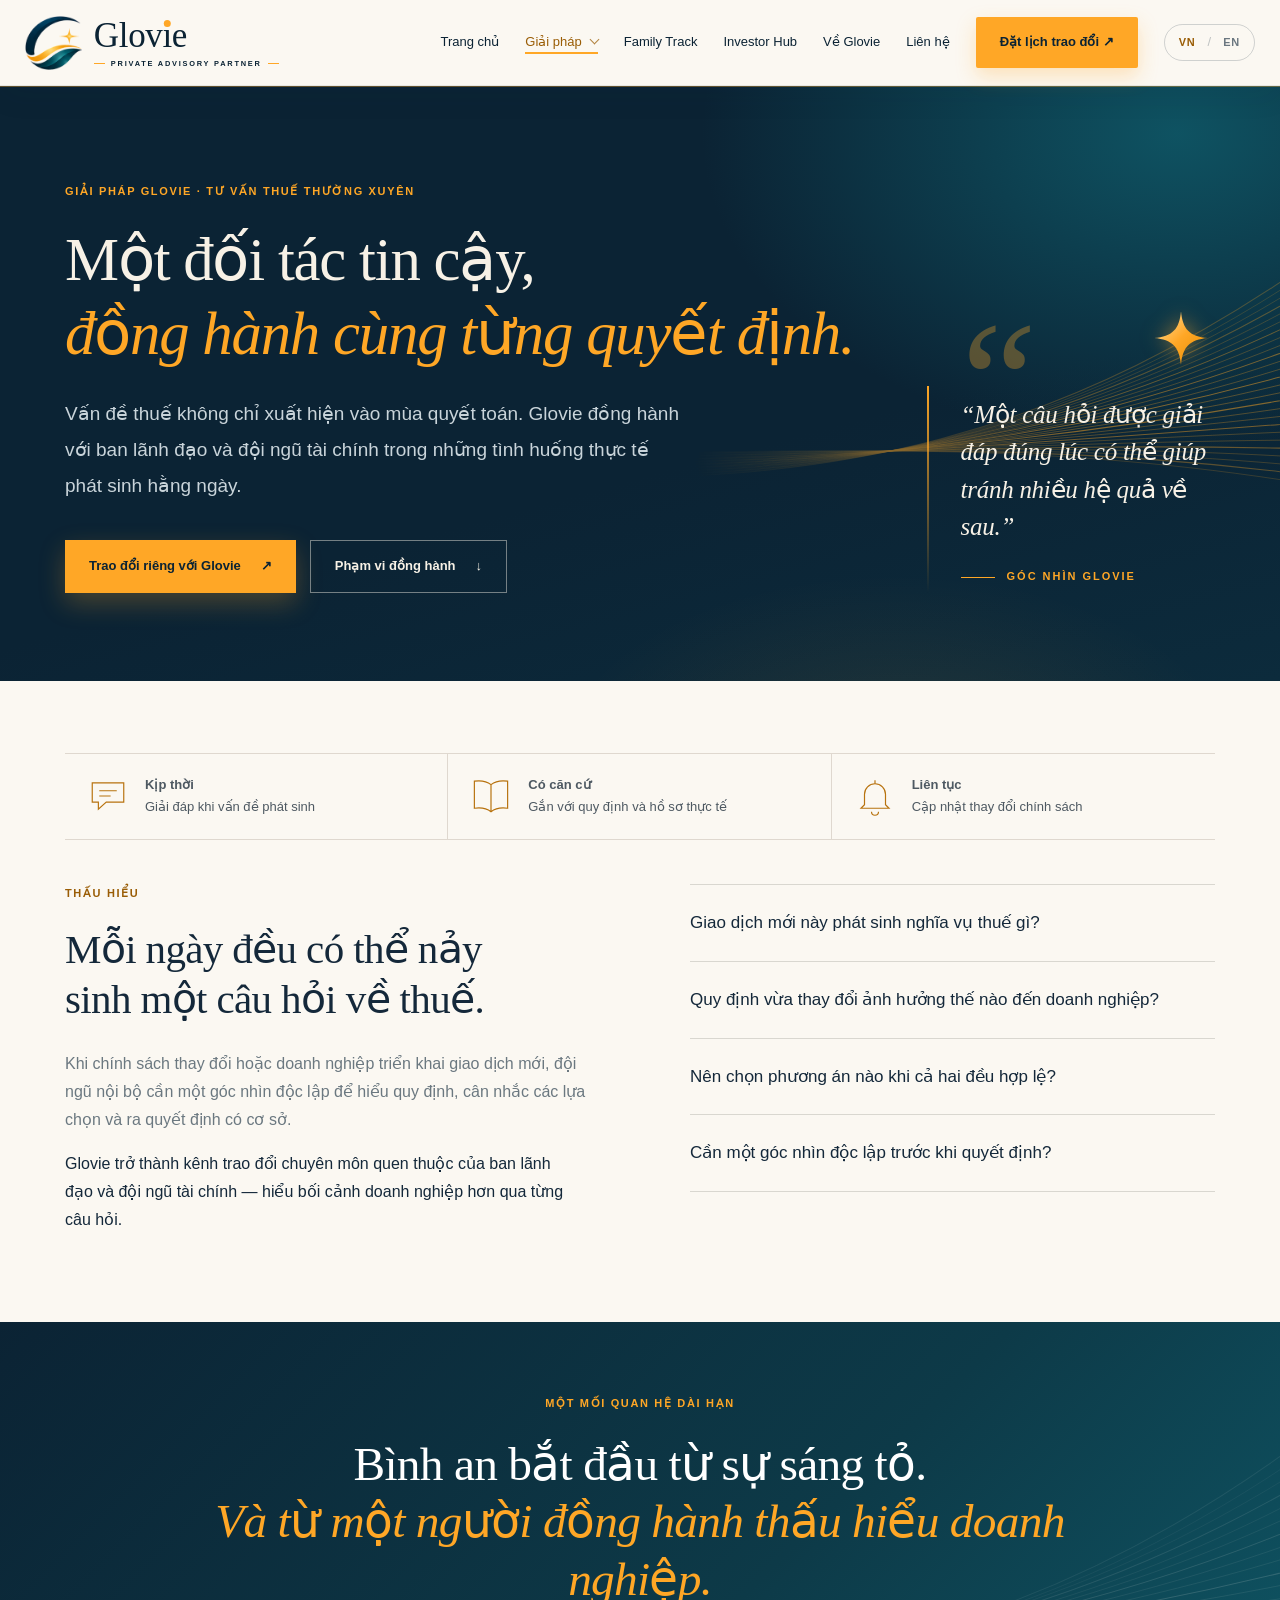
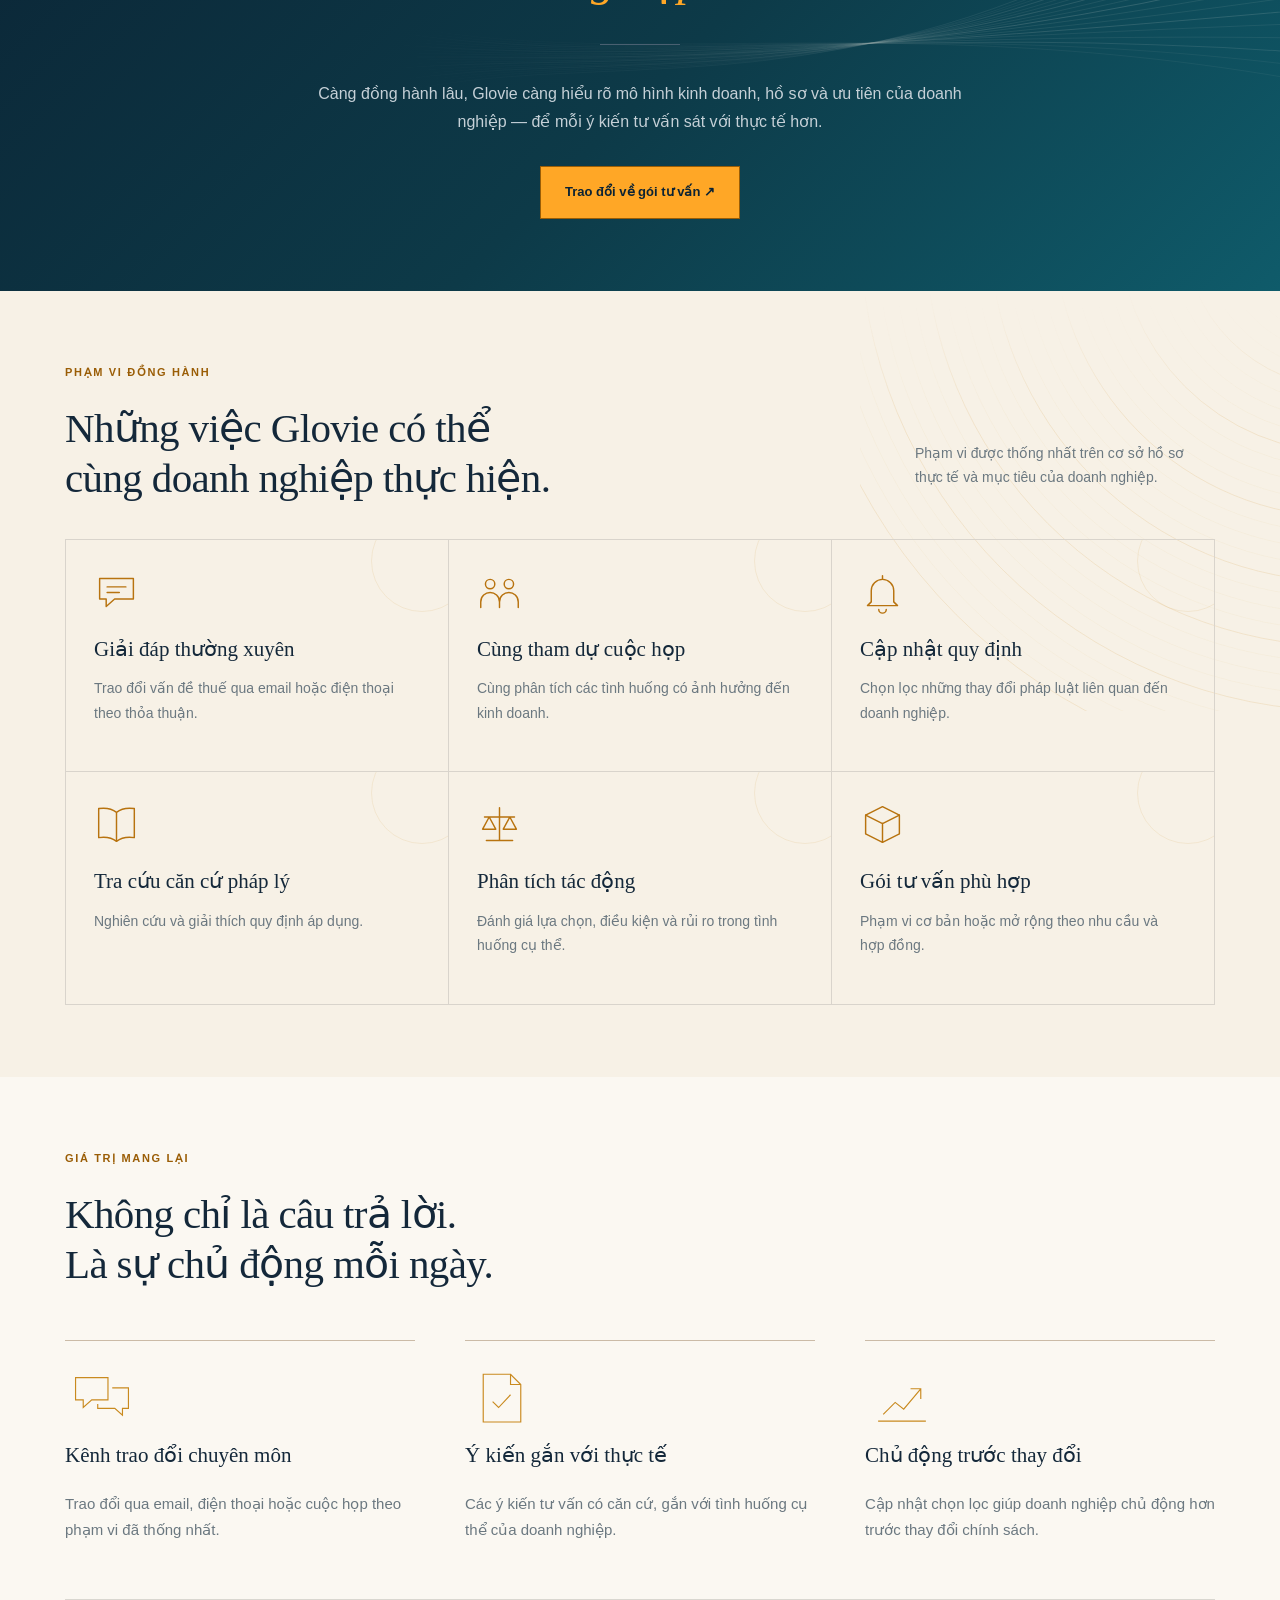
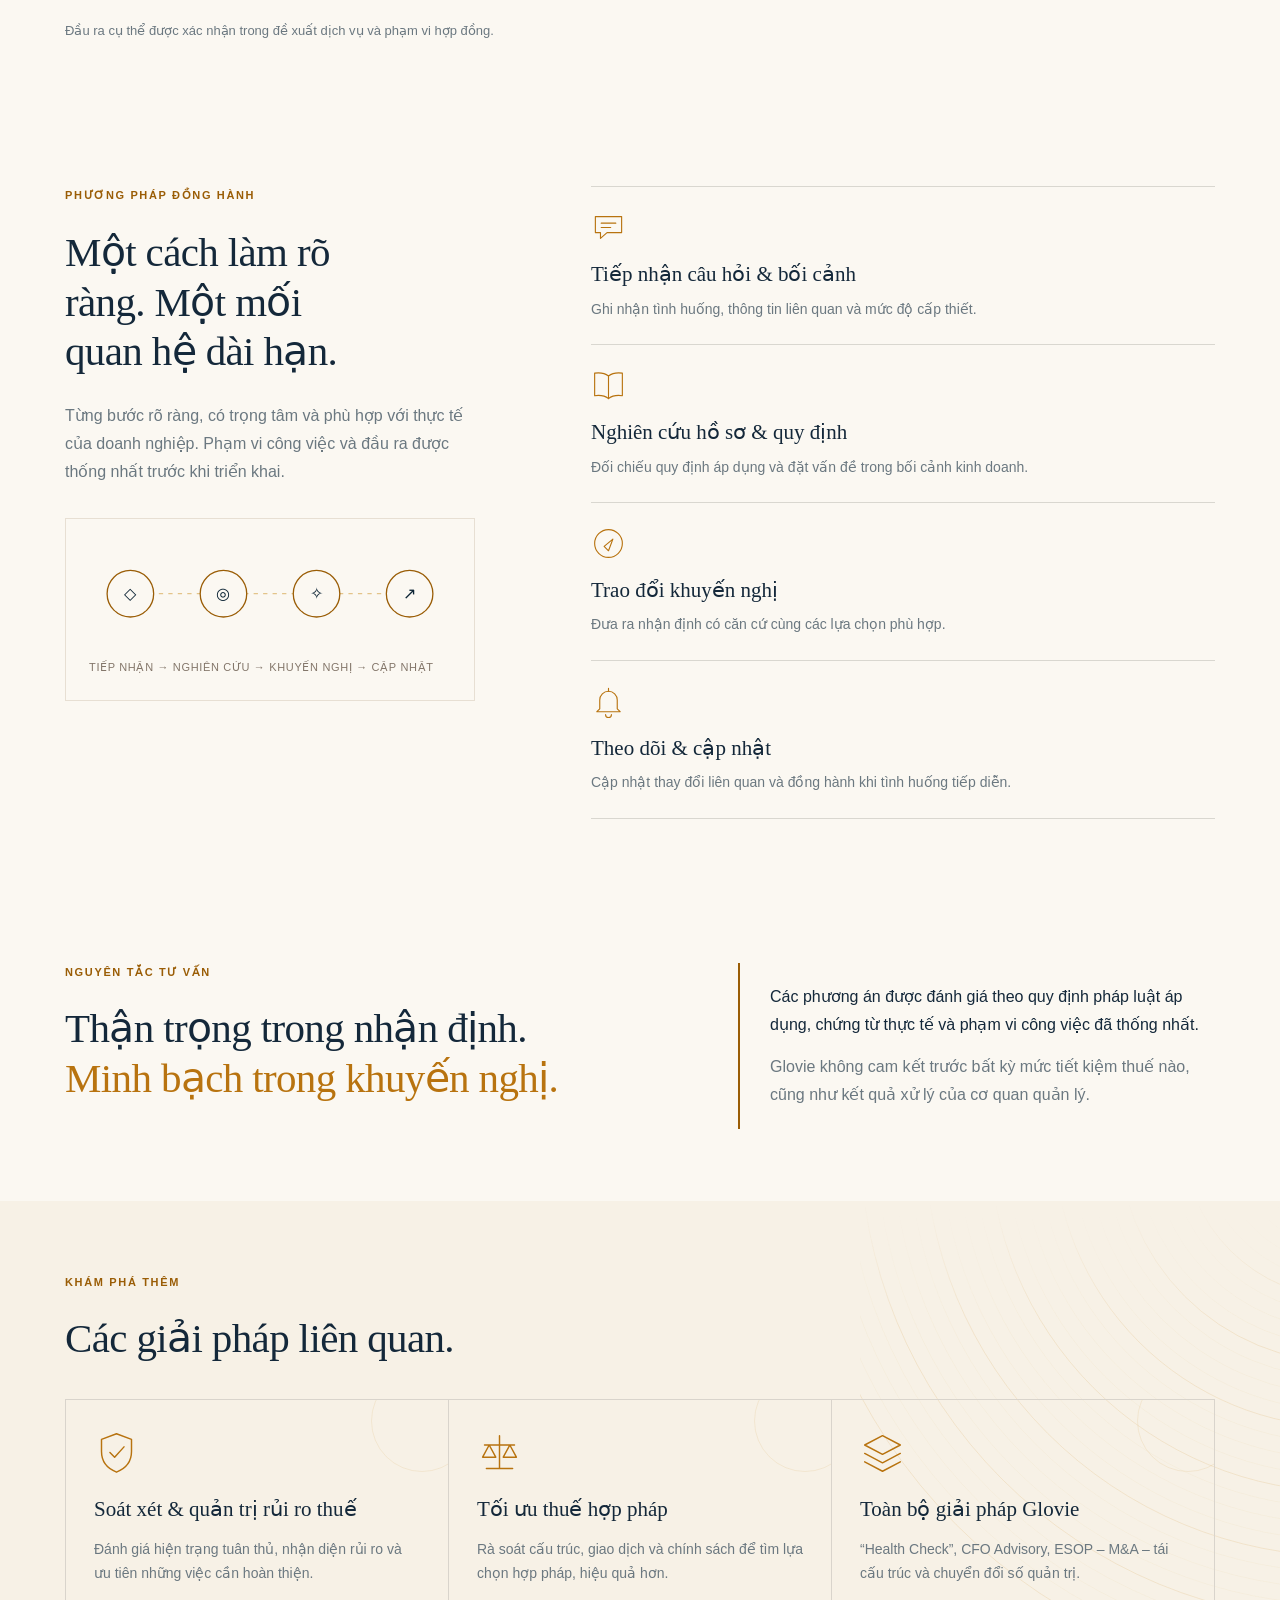
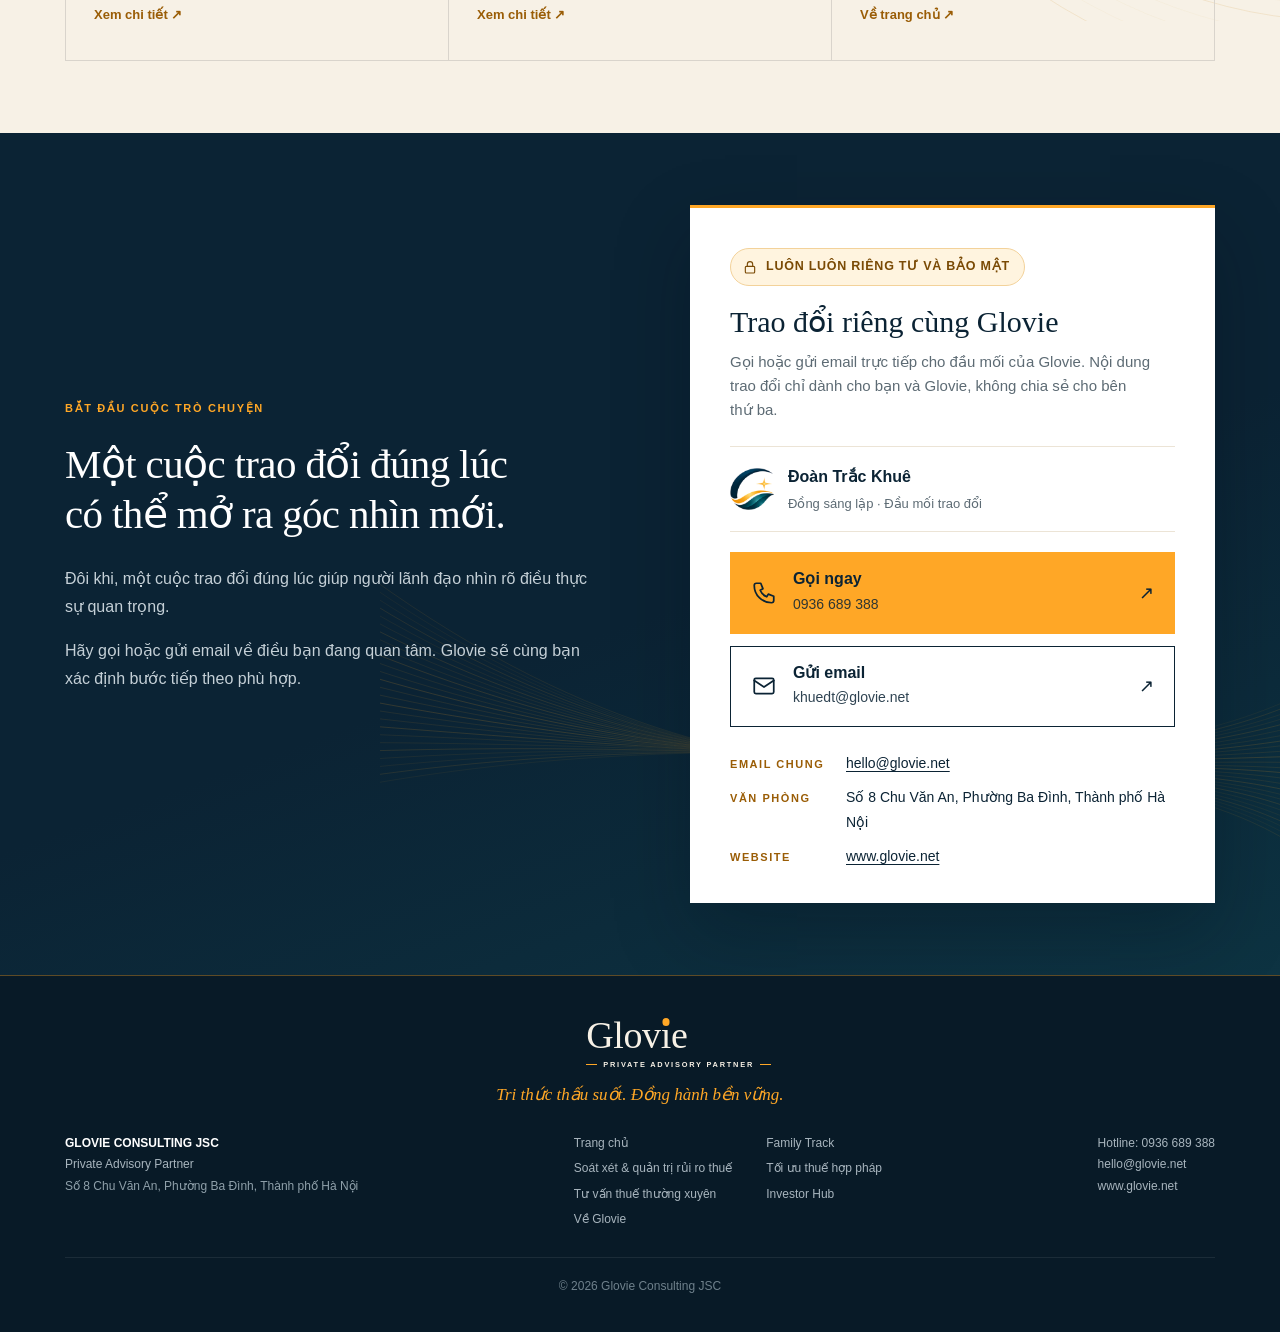
<file: tvtthuongxuyen.html>
<!DOCTYPE html>
<html lang="vi"><head><meta charset="utf-8"/><meta content="default-src 'self'; script-src 'self'; style-src 'self' https://fonts.googleapis.com; font-src 'self' https://fonts.gstatic.com; img-src 'self' data:; connect-src 'self'; form-action 'self'; base-uri 'self'; object-src 'none'; upgrade-insecure-requests" http-equiv="Content-Security-Policy"/><meta content="strict-origin-when-cross-origin" name="referrer"/><meta content="width=device-width,initial-scale=1" name="viewport"/><meta content="#0b2334" name="theme-color"/><meta content="Tư vấn thuế thường xuyên: Glovie đồng hành cùng ban lãnh đạo và đội ngũ tài chính trong các tình huống thuế phát sinh quanh năm." name="description"/><title>Tư vấn thuế thường xuyên | Glovie Consulting JSC</title><link rel="preconnect" href="https://fonts.googleapis.com"/><link rel="preconnect" href="https://fonts.gstatic.com" crossorigin=""/><link href="https://fonts.googleapis.com/css2?family=Inter:wght@400;500;600;700&amp;family=Playfair+Display:ital,wght@0,400;0,500;0,600;1,400;1,500&amp;display=swap" rel="stylesheet"/><link href="https://www.glovie.net/tvtthuongxuyen.html" rel="canonical"/><meta content="index, follow, max-image-preview:large" name="robots"/><meta content="Glovie Consulting JSC" name="author"/><meta content="telephone=no" name="format-detection"/><meta content="website" property="og:type"/><meta content="Glovie" property="og:site_name"/><meta content="Tư vấn thuế thường xuyên | Glovie Consulting JSC" property="og:title"/><meta content="Tư vấn thuế thường xuyên: Glovie đồng hành cùng ban lãnh đạo và đội ngũ tài chính trong các tình huống thuế phát sinh quanh năm." property="og:description"/><meta content="https://www.glovie.net/tvtthuongxuyen.html" property="og:url"/><meta content="https://www.glovie.net/assets/img/og-image.png" property="og:image"/><meta content="1200" property="og:image:width"/><meta content="630" property="og:image:height"/><meta content="vi_VN" property="og:locale"/><meta content="en_US" property="og:locale:alternate"/><meta content="summary_large_image" name="twitter:card"/><link href="assets/img/favicon-32.png" rel="icon" sizes="32x32" type="image/png"/><link href="assets/img/apple-touch-icon.png" rel="apple-touch-icon"/><link href="assets/css/glovie.min.css?v=7bdc68d603" rel="stylesheet"/><link href="assets/css/contact.css?v=097c80f14b" rel="stylesheet"/><script defer="" src="assets/i18n/tvtthuongxuyen.js?v=87bf544c75"></script><script defer="" src="assets/js/glovie.min.js?v=fc8b40988c"></script><script type="application/ld+json">{"@context": "https://schema.org", "@graph": [{"@type": ["Organization", "ProfessionalService"], "@id": "https://www.glovie.net/#org", "name": "Glovie Consulting JSC", "alternateName": "Glovie", "url": "https://www.glovie.net/", "logo": "https://www.glovie.net/assets/img/icon-512.png", "image": "https://www.glovie.net/assets/img/og-image.png", "slogan": "Private Advisory Partner", "areaServed": "VN", "knowsLanguage": ["vi", "en"], "address": {"@type": "PostalAddress", "streetAddress": "Số 8 Chu Văn An", "addressLocality": "Phường Ba Đình", "addressRegion": "Hà Nội", "addressCountry": "VN"}}, {"@type": "WebPage", "@id": "https://www.glovie.net/tvtthuongxuyen.html", "url": "https://www.glovie.net/tvtthuongxuyen.html", "name": "Tư vấn thuế thường xuyên | Glovie Consulting JSC", "description": "Tư vấn thuế thường xuyên: Glovie đồng hành cùng ban lãnh đạo và đội ngũ tài chính trong các tình huống thuế phát sinh quanh năm.", "inLanguage": "vi", "isPartOf": {"@type": "WebSite", "url": "https://www.glovie.net/", "name": "Glovie"}}, {"@type": "BreadcrumbList", "itemListElement": [{"@type": "ListItem", "position": 1, "name": "Trang chủ", "item": "https://www.glovie.net/"}, {"@type": "ListItem", "position": 2, "name": "Tư vấn thuế thường xuyên", "item": "https://www.glovie.net/tvtthuongxuyen.html"}]}, {"@type": "Service", "name": "Tư vấn thuế thường xuyên", "description": "Tư vấn thuế thường xuyên: Glovie đồng hành cùng ban lãnh đạo và đội ngũ tài chính trong các tình huống thuế phát sinh quanh năm.", "provider": {"@id": "https://www.glovie.net/#org"}, "areaServed": "VN", "url": "https://www.glovie.net/tvtthuongxuyen.html"}]}</script></head><body><a class="skip-link" href="#top">Bỏ qua điều hướng</a><header><div class="wrap"><a aria-label="Glovie — Private Advisory Partner — Trang chủ" class="logo" href="index.html"><span class="brand-logo"><img alt="" class="brand-mark" decoding="async" fetchpriority="high" height="132" src="assets/img/glovie-mark.png" width="139"/><span class="brand-word"><span class="brand-name">Glov<span class="brand-i">ı</span>e</span><span class="brand-tag">Private Advisory Partner</span></span></span></a><button aria-expanded="false" aria-label="Mở menu" class="menu-toggle" id="menuToggle">☰</button><nav id="nav"><a href="index.html">Trang chủ</a><div class="has-sub"><a class="sub-trigger current" href="index.html#giai-phap">Giải pháp</a><div class="submenu"><a href="soatxetthue.html"><strong>Soát xét & quản trị rủi ro thuế</strong><span>“Health Check”, soát xét định kỳ, chuẩn bị thanh tra</span></a><a href="toiuuthue.html"><strong>Tối ưu thuế hợp pháp</strong><span>Cấu trúc, ưu đãi và phương án có căn cứ</span></a><a href="tvtthuongxuyen.html" class="current" aria-current="page"><strong>Tư vấn thuế thường xuyên</strong><span>Đồng hành chuyên môn quanh năm</span></a><a href="index.html#giai-phap"><strong>Tất cả giải pháp</strong><span>CFO Advisory, ESOP – M&A, chuyển đổi số</span></a></div></div><a href="familytrack.html">Family Track</a><a href="investorhub.html">Investor Hub</a><a href="ve-glovie.html">Về Glovie</a><a href="#lien-he">Liên hệ</a><a class="btn" href="#lien-he">Đặt lịch trao đổi ↗</a><div aria-label="Language / Ngôn ngữ" class="language-switch" role="group"><button aria-pressed="true" class="lang-option active" data-lang="vi" type="button">VN</button><span aria-hidden="true">/</span><button aria-pressed="false" class="lang-option" data-lang="en" type="button">EN</button></div></nav></div></header><main id="top"><section class="hero"><div aria-hidden="true" class="hero-motif"></div><div class="wrap hero-grid"><div class="reveal"><div class="eyebrow crumb"><a href="index.html#giai-phap">Giải pháp Glovie</a> · <span>Tư vấn thuế thường xuyên</span></div><h1>Một đối tác tin cậy,<br/><em>đồng hành cùng từng quyết định.</em></h1><p class="lead">Vấn đề thuế không chỉ xuất hiện vào mùa quyết toán. Glovie đồng hành với ban lãnh đạo và đội ngũ tài chính trong những tình huống thực tế phát sinh hằng ngày.</p><div class="hero-actions"><a class="btn" href="#lien-he">Trao đổi riêng với Glovie <span>↗</span></a><a class="btn outline" href="#pham-vi">Phạm vi đồng hành <span>↓</span></a></div></div><aside class="hero-aside"><div aria-hidden="true" class="hero-star"><i class="halo"></i><svg viewBox="0 0 48 48"><defs><linearGradient id="gstar" x1="0" x2="1" y1="0" y2="1"><stop offset="0" stop-color="#ffe3a8"/><stop offset=".5" stop-color="#ffa726"/><stop offset="1" stop-color="#e58a00"/></linearGradient></defs><path fill="url(#gstar)" d="M24 1C25.4 16.5 31.5 22.6 47 24 31.5 25.4 25.4 31.5 24 47 22.6 31.5 16.5 25.4 1 24 16.5 22.6 22.6 16.5 24 1Z"/></svg><i class="spark s1"></i><i class="spark s2"></i><i class="spark s3"></i></div><div class="serif">“Một câu hỏi được giải đáp đúng lúc có thể giúp tránh nhiều hệ quả về sau.”</div><span>GÓC NHÌN GLOVIE</span></aside></div></section><section id="thau-hieu"><div class="wrap"><div class="symbolic-band"><div><svg aria-hidden="true" viewBox="0 0 48 48"><path d="M6 9h36v22H22l-9 8v-8H6z"/><path d="M14 18h20M14 24h13"/></svg><span><strong>Kịp thời</strong><br/>Giải đáp khi vấn đề phát sinh</span></div><div><svg aria-hidden="true" viewBox="0 0 48 48"><path d="M24 11c-5-4-12-5-19-4v31c7-1 14 0 19 4 5-4 12-5 19-4V7c-7-1-14 0-19 4zM24 11v31"/></svg><span><strong>Có căn cứ</strong><br/>Gắn với quy định và hồ sơ thực tế</span></div><div><svg aria-hidden="true" viewBox="0 0 48 48"><path d="M12 34V22a12 12 0 0 1 24 0v12l4 4H8z"/><path d="M20 42a4 4 0 0 0 8 0M24 6v4"/></svg><span><strong>Liên tục</strong><br/>Cập nhật thay đổi chính sách</span></div></div></div><div class="wrap intro-grid intro-grid--spaced"><div><div class="eyebrow">Thấu hiểu</div><h2>Mỗi ngày đều có thể nảy sinh một câu hỏi về thuế.</h2><p class="muted">Khi chính sách thay đổi hoặc doanh nghiệp triển khai giao dịch mới, đội ngũ nội bộ cần một góc nhìn độc lập để hiểu quy định, cân nhắc các lựa chọn và ra quyết định có cơ sở.</p><p>Glovie trở thành kênh trao đổi chuyên môn quen thuộc của ban lãnh đạo và đội ngũ tài chính — hiểu bối cảnh doanh nghiệp hơn qua từng câu hỏi.</p></div><div class="questions"><div class="question">Giao dịch mới này phát sinh nghĩa vụ thuế gì?</div><div class="question">Quy định vừa thay đổi ảnh hưởng thế nào đến doanh nghiệp?</div><div class="question">Nên chọn phương án nào khi cả hai đều hợp lệ?</div><div class="question">Cần một góc nhìn độc lập trước khi quyết định?</div></div></div></section><section class="statement"><div aria-hidden="true" class="statement-motif"></div><div class="wrap"><div class="eyebrow">Một mối quan hệ dài hạn</div><h2>Bình an bắt đầu từ sự sáng tỏ.<br/><em>Và từ một người đồng hành thấu hiểu doanh nghiệp.</em></h2><div class="rule"></div><p>Càng đồng hành lâu, Glovie càng hiểu rõ mô hình kinh doanh, hồ sơ và ưu tiên của doanh nghiệp — để mỗi ý kiến tư vấn sát với thực tế hơn.</p><a class="btn gold" href="#lien-he">Trao đổi về gói tư vấn ↗</a></div></section><section class="services" id="pham-vi"><div class="wrap"><div class="eyebrow">Phạm vi đồng hành</div><div class="sectionhead"><h2>Những việc Glovie có thể cùng doanh nghiệp thực hiện.</h2><p class="muted sectionhead-note">Phạm vi được thống nhất trên cơ sở hồ sơ thực tế và mục tiêu của doanh nghiệp.</p></div><div class="services-grid"><article class="service"><svg aria-hidden="true" class="line-icon" fill="none" stroke="currentColor" stroke-linecap="round" stroke-linejoin="round" stroke-width="1.55" viewBox="0 0 48 48"><path d="M6 9h36v22H22l-9 8v-8H6z"/><path d="M14 18h20M14 24h13"/></svg><h3>Giải đáp thường xuyên</h3><p>Trao đổi vấn đề thuế qua email hoặc điện thoại theo thỏa thuận.</p></article><article class="service"><svg aria-hidden="true" class="line-icon" fill="none" stroke="currentColor" stroke-linecap="round" stroke-linejoin="round" stroke-width="1.55" viewBox="0 0 48 48"><circle cx="14" cy="15" r="5"/><circle cx="34" cy="15" r="5"/><path d="M4 40v-6c0-6 5-10 10-10s10 4 10 10v6M24 40v-6c0-6 5-10 10-10s10 4 10 10v6"/></svg><h3>Cùng tham dự cuộc họp</h3><p>Cùng phân tích các tình huống có ảnh hưởng đến kinh doanh.</p></article><article class="service"><svg aria-hidden="true" class="line-icon" fill="none" stroke="currentColor" stroke-linecap="round" stroke-linejoin="round" stroke-width="1.55" viewBox="0 0 48 48"><path d="M12 34V22a12 12 0 0 1 24 0v12l4 4H8z"/><path d="M20 42a4 4 0 0 0 8 0M24 6v4"/></svg><h3>Cập nhật quy định</h3><p>Chọn lọc những thay đổi pháp luật liên quan đến doanh nghiệp.</p></article><article class="service"><svg aria-hidden="true" class="line-icon" fill="none" stroke="currentColor" stroke-linecap="round" stroke-linejoin="round" stroke-width="1.55" viewBox="0 0 48 48"><path d="M24 11c-5-4-12-5-19-4v31c7-1 14 0 19 4 5-4 12-5 19-4V7c-7-1-14 0-19 4zM24 11v31"/></svg><h3>Tra cứu căn cứ pháp lý</h3><p>Nghiên cứu và giải thích quy định áp dụng.</p></article><article class="service"><svg aria-hidden="true" class="line-icon" fill="none" stroke="currentColor" stroke-linecap="round" stroke-linejoin="round" stroke-width="1.55" viewBox="0 0 48 48"><path d="M24 6v35M10 41h28M8 16h32M13 16l-7 13h14zM35 16l-7 13h14z"/></svg><h3>Phân tích tác động</h3><p>Đánh giá lựa chọn, điều kiện và rủi ro trong tình huống cụ thể.</p></article><article class="service"><svg aria-hidden="true" class="line-icon" fill="none" stroke="currentColor" stroke-linecap="round" stroke-linejoin="round" stroke-width="1.55" viewBox="0 0 48 48"><path d="m24 5 18 9v20l-18 9-18-9V14z"/><path d="m6 14 18 9 18-9M24 23v20"/></svg><h3>Gói tư vấn phù hợp</h3><p>Phạm vi cơ bản hoặc mở rộng theo nhu cầu và hợp đồng.</p></article></div></div></section><section class="values" id="gia-tri"><div class="wrap"><div class="eyebrow">Giá trị mang lại</div><h2>Không chỉ là câu trả lời.<br/>Là sự chủ động mỗi ngày.</h2><div class="three"><article class="value"><div class="value-symbol"><svg aria-hidden="true" viewBox="0 0 72 68"><path d="M5 9h38v26H24l-10 9v-9H5z"/><path d="M48 21h19v24h-7v8l-9-8H31v-5"/></svg></div><h3>Kênh trao đổi chuyên môn</h3><p>Trao đổi qua email, điện thoại hoặc cuộc họp theo phạm vi đã thống nhất.</p></article><article class="value"><div class="value-symbol"><svg aria-hidden="true" viewBox="0 0 72 68"><path d="M14 5h32l12 12v44H14z"/><path d="M46 5v12h12"/><path d="m25 37 7 7 14-15"/></svg></div><h3>Ý kiến gắn với thực tế</h3><p>Các ý kiến tư vấn có căn cứ, gắn với tình huống cụ thể của doanh nghiệp.</p></article><article class="value"><div class="value-symbol"><svg aria-hidden="true" viewBox="0 0 72 68"><path d="M8 60h56M14 52l14-14 10 8 20-24M46 22h12v12"/></svg></div><h3>Chủ động trước thay đổi</h3><p>Cập nhật chọn lọc giúp doanh nghiệp chủ động hơn trước thay đổi chính sách.</p></article></div><p class="muted values-note">Đầu ra cụ thể được xác nhận trong đề xuất dịch vụ và phạm vi hợp đồng.</p></div></section><section id="dong-hanh"><div class="wrap process-grid"><div><div class="eyebrow">Phương pháp đồng hành</div><h2>Một cách làm rõ ràng. Một mối quan hệ dài hạn.</h2><p class="muted">Từng bước rõ ràng, có trọng tâm và phù hợp với thực tế của doanh nghiệp. Phạm vi công việc và đầu ra được thống nhất trước khi triển khai.</p><div class="process-illustration"><svg aria-hidden="true" viewBox="0 0 420 120"><path d="M48 60H372" stroke="#e3c48a" stroke-dasharray="5 6" stroke-width="1.5"></path><g fill="#fbf8f2" stroke="#9a5d06" stroke-width="1.5"><circle cx="48" cy="60" r="27"></circle><circle cx="156" cy="60" r="27"></circle><circle cx="264" cy="60" r="27"></circle><circle cx="372" cy="60" r="27"></circle></g><g fill="#0b2334" font-family="'Playfair Display',Georgia,serif" font-size="18" text-anchor="middle"><text x="48" y="66">◇</text><text x="156" y="66">◎</text><text x="264" y="66">✧</text><text x="372" y="66">↗</text></g></svg><div class="process-caption">TIẾP NHẬN → NGHIÊN CỨU → KHUYẾN NGHỊ → CẬP NHẬT</div></div></div><div class="steps"><div class="step"><svg aria-hidden="true" class="line-icon" fill="none" stroke="currentColor" stroke-linecap="round" stroke-linejoin="round" stroke-width="1.55" viewBox="0 0 48 48"><path d="M6 9h36v22H22l-9 8v-8H6z"/><path d="M14 18h20M14 24h13"/></svg><div><h3>Tiếp nhận câu hỏi &amp; bối cảnh</h3><p>Ghi nhận tình huống, thông tin liên quan và mức độ cấp thiết.</p></div></div><div class="step"><svg aria-hidden="true" class="line-icon" fill="none" stroke="currentColor" stroke-linecap="round" stroke-linejoin="round" stroke-width="1.55" viewBox="0 0 48 48"><path d="M24 11c-5-4-12-5-19-4v31c7-1 14 0 19 4 5-4 12-5 19-4V7c-7-1-14 0-19 4zM24 11v31"/></svg><div><h3>Nghiên cứu hồ sơ &amp; quy định</h3><p>Đối chiếu quy định áp dụng và đặt vấn đề trong bối cảnh kinh doanh.</p></div></div><div class="step"><svg aria-hidden="true" class="line-icon" fill="none" stroke="currentColor" stroke-linecap="round" stroke-linejoin="round" stroke-width="1.55" viewBox="0 0 48 48"><circle cx="24" cy="24" r="19"/><path d="m30 18-6 16-6-6z"/></svg><div><h3>Trao đổi khuyến nghị</h3><p>Đưa ra nhận định có căn cứ cùng các lựa chọn phù hợp.</p></div></div><div class="step"><svg aria-hidden="true" class="line-icon" fill="none" stroke="currentColor" stroke-linecap="round" stroke-linejoin="round" stroke-width="1.55" viewBox="0 0 48 48"><path d="M12 34V22a12 12 0 0 1 24 0v12l4 4H8z"/><path d="M20 42a4 4 0 0 0 8 0M24 6v4"/></svg><div><h3>Theo dõi &amp; cập nhật</h3><p>Cập nhật thay đổi liên quan và đồng hành khi tình huống tiếp diễn.</p></div></div></div></div></section><section class="trust"><div class="wrap trust-grid"><div><div class="eyebrow">Nguyên tắc tư vấn</div><h2>Thận trọng trong nhận định.<br/><em class="gold-em">Minh bạch trong khuyến nghị.</em></h2></div><div class="trust-note"><p>Các phương án được đánh giá theo quy định pháp luật áp dụng, chứng từ thực tế và phạm vi công việc đã thống nhất.</p><p class="muted mt-14">Glovie không cam kết trước bất kỳ mức tiết kiệm thuế nào, cũng như kết quả xử lý của cơ quan quản lý.</p></div></div></section><section class="services related"><div class="wrap"><div class="eyebrow">Khám phá thêm</div><div class="sectionhead"><h2>Các giải pháp liên quan.</h2></div><div class="services-grid"><a class="service" href="soatxetthue.html"><svg aria-hidden="true" class="line-icon" fill="none" stroke="currentColor" stroke-linecap="round" stroke-linejoin="round" stroke-width="1.55" viewBox="0 0 48 48"><path d="M24 4 40 10v13c0 11-6 18-16 22C14 41 8 34 8 23V10z"/><path d="m17 24 5 5 10-11"/></svg><h3>Soát xét &amp; quản trị rủi ro thuế</h3><p>Đánh giá hiện trạng tuân thủ, nhận diện rủi ro và ưu tiên những việc cần hoàn thiện.</p><span class="textlink">Xem chi tiết ↗</span></a><a class="service" href="toiuuthue.html"><svg aria-hidden="true" class="line-icon" fill="none" stroke="currentColor" stroke-linecap="round" stroke-linejoin="round" stroke-width="1.55" viewBox="0 0 48 48"><path d="M24 6v35M10 41h28M8 16h32M13 16l-7 13h14zM35 16l-7 13h14z"/></svg><h3>Tối ưu thuế hợp pháp</h3><p>Rà soát cấu trúc, giao dịch và chính sách để tìm lựa chọn hợp pháp, hiệu quả hơn.</p><span class="textlink">Xem chi tiết ↗</span></a><a class="service" href="index.html#giai-phap"><svg aria-hidden="true" class="line-icon" fill="none" stroke="currentColor" stroke-linecap="round" stroke-linejoin="round" stroke-width="1.55" viewBox="0 0 48 48"><path d="m24 6 19 10-19 10L5 16zM5 25l19 10 19-10M5 34l19 10 19-10"/></svg><h3>Toàn bộ giải pháp Glovie</h3><p>“Health Check”, CFO Advisory, ESOP – M&amp;A – tái cấu trúc và chuyển đổi số quản trị.</p><span class="textlink">Về trang chủ ↗</span></a></div></div></section><section class="contact" id="lien-he"><div class="wrap contact-grid"><div><div class="eyebrow">Bắt đầu cuộc trò chuyện</div><h2>Một cuộc trao đổi đúng lúc có thể mở ra góc nhìn mới.</h2><p>Đôi khi, một cuộc trao đổi đúng lúc giúp người lãnh đạo nhìn rõ điều thực sự quan trọng.</p><p>Hãy gọi hoặc gửi email về điều bạn đang quan tâm. Glovie sẽ cùng bạn xác định bước tiếp theo phù hợp.</p></div><div class="talk-card"><div class="talk-private"><svg aria-hidden="true" fill="none" stroke="currentColor" stroke-linecap="round" stroke-linejoin="round" stroke-width="1.7" viewBox="0 0 24 24"><rect height="10" rx="1.5" width="14" x="5" y="11"/><path d="M8 11V8a4 4 0 0 1 8 0v3"/></svg><span>Luôn luôn riêng tư và bảo mật</span></div><h3>Trao đổi riêng cùng Glovie</h3><p class="talk-lead">Gọi hoặc gửi email trực tiếp cho đầu mối của Glovie. Nội dung trao đổi chỉ dành cho bạn và Glovie, không chia sẻ cho bên thứ ba.</p><div class="talk-person"><img alt="" decoding="async" height="132" loading="lazy" src="assets/img/glovie-mark.png" width="139"/><div><strong>Đoàn Trắc Khuê</strong><span>Đồng sáng lập · Đầu mối trao đổi</span></div></div><div class="talk-actions"><a aria-label="Gọi ngay 0936 689 388" class="talk-btn talk-call" href="tel:+84936689388"><svg aria-hidden="true" fill="none" stroke="currentColor" stroke-linecap="round" stroke-linejoin="round" stroke-width="1.6" viewBox="0 0 24 24"><path d="M5 3h4l2 5-2.5 1.5a11 11 0 0 0 6 6L16 13l5 2v4a2 2 0 0 1-2 2A16 16 0 0 1 3 5a2 2 0 0 1 2-2"/></svg><span class="talk-text"><span class="talk-label">Gọi ngay</span><span class="talk-value">0936 689 388</span></span><span aria-hidden="true" class="talk-go">↗</span></a><a class="talk-btn talk-mail js-mailto" data-d="ten.eivolg" data-subject="Trao đổi riêng cùng Glovie" data-u="tdeuhk" href="#lien-he"><svg aria-hidden="true" fill="none" stroke="currentColor" stroke-linecap="round" stroke-linejoin="round" stroke-width="1.6" viewBox="0 0 24 24"><rect height="14" rx="1.5" width="18" x="3" y="5"/><path d="m3 7 9 6 9-6"/></svg><span class="talk-text"><span class="talk-label">Gửi email</span><span class="talk-value">khuedt [at] glovie [dot] net</span></span><span aria-hidden="true" class="talk-go">↗</span></a></div><dl class="talk-info"><div><dt>Email chung</dt><dd><a class="js-mail" data-d="ten.eivolg" data-u="olleh" href="#lien-he">hello [at] glovie [dot] net</a></dd></div><div><dt>Văn phòng</dt><dd>Số 8 Chu Văn An, Phường Ba Đình, Thành phố Hà Nội</dd></div><div><dt>Website</dt><dd><a href="https://www.glovie.net">www.glovie.net</a></dd></div></dl></div></div></section></main><footer><div class="footer-brand"><span class="brand-logo brand-logo--neg"><img alt="" class="brand-mark" decoding="async" loading="lazy" height="132" src="assets/img/glovie-mark-neg.png" width="139"/><span class="brand-word"><span class="brand-name">Glov<span class="brand-i">ı</span>e</span><span class="brand-tag">Private Advisory Partner</span></span></span><div class="footer-message">Tri thức thấu suốt. Đồng hành bền vững.</div></div><div class="wrap footer-main"><div><strong>GLOVIE CONSULTING JSC</strong><br/>Private Advisory Partner<br/><span class="footer-addr">Số 8 Chu Văn An, Phường Ba Đình, Thành phố Hà Nội</span></div><div class="footer-links"><a href="index.html">Trang chủ</a><a href="familytrack.html">Family Track</a><a href="soatxetthue.html">Soát xét & quản trị rủi ro thuế</a><a href="toiuuthue.html">Tối ưu thuế hợp pháp</a><a href="tvtthuongxuyen.html">Tư vấn thuế thường xuyên</a><a href="investorhub.html">Investor Hub</a><a href="ve-glovie.html">Về Glovie</a></div><div class="footer-contact">Hotline: <a href="tel:+84936689388">0936 689 388</a><br/><a class="js-mail" data-d="ten.eivolg" data-u="olleh" href="#lien-he">hello [at] glovie [dot] net</a><br/><a href="https://www.glovie.net">www.glovie.net</a></div></div><div class="wrap footer-bottom">© <span id="year"></span> Glovie Consulting JSC</div></footer><div class="mobile-cta"><a href="#lien-he">Trao đổi với Glovie</a><a href="tel:+84936689388">Gọi điện</a></div></body></html>
</file>
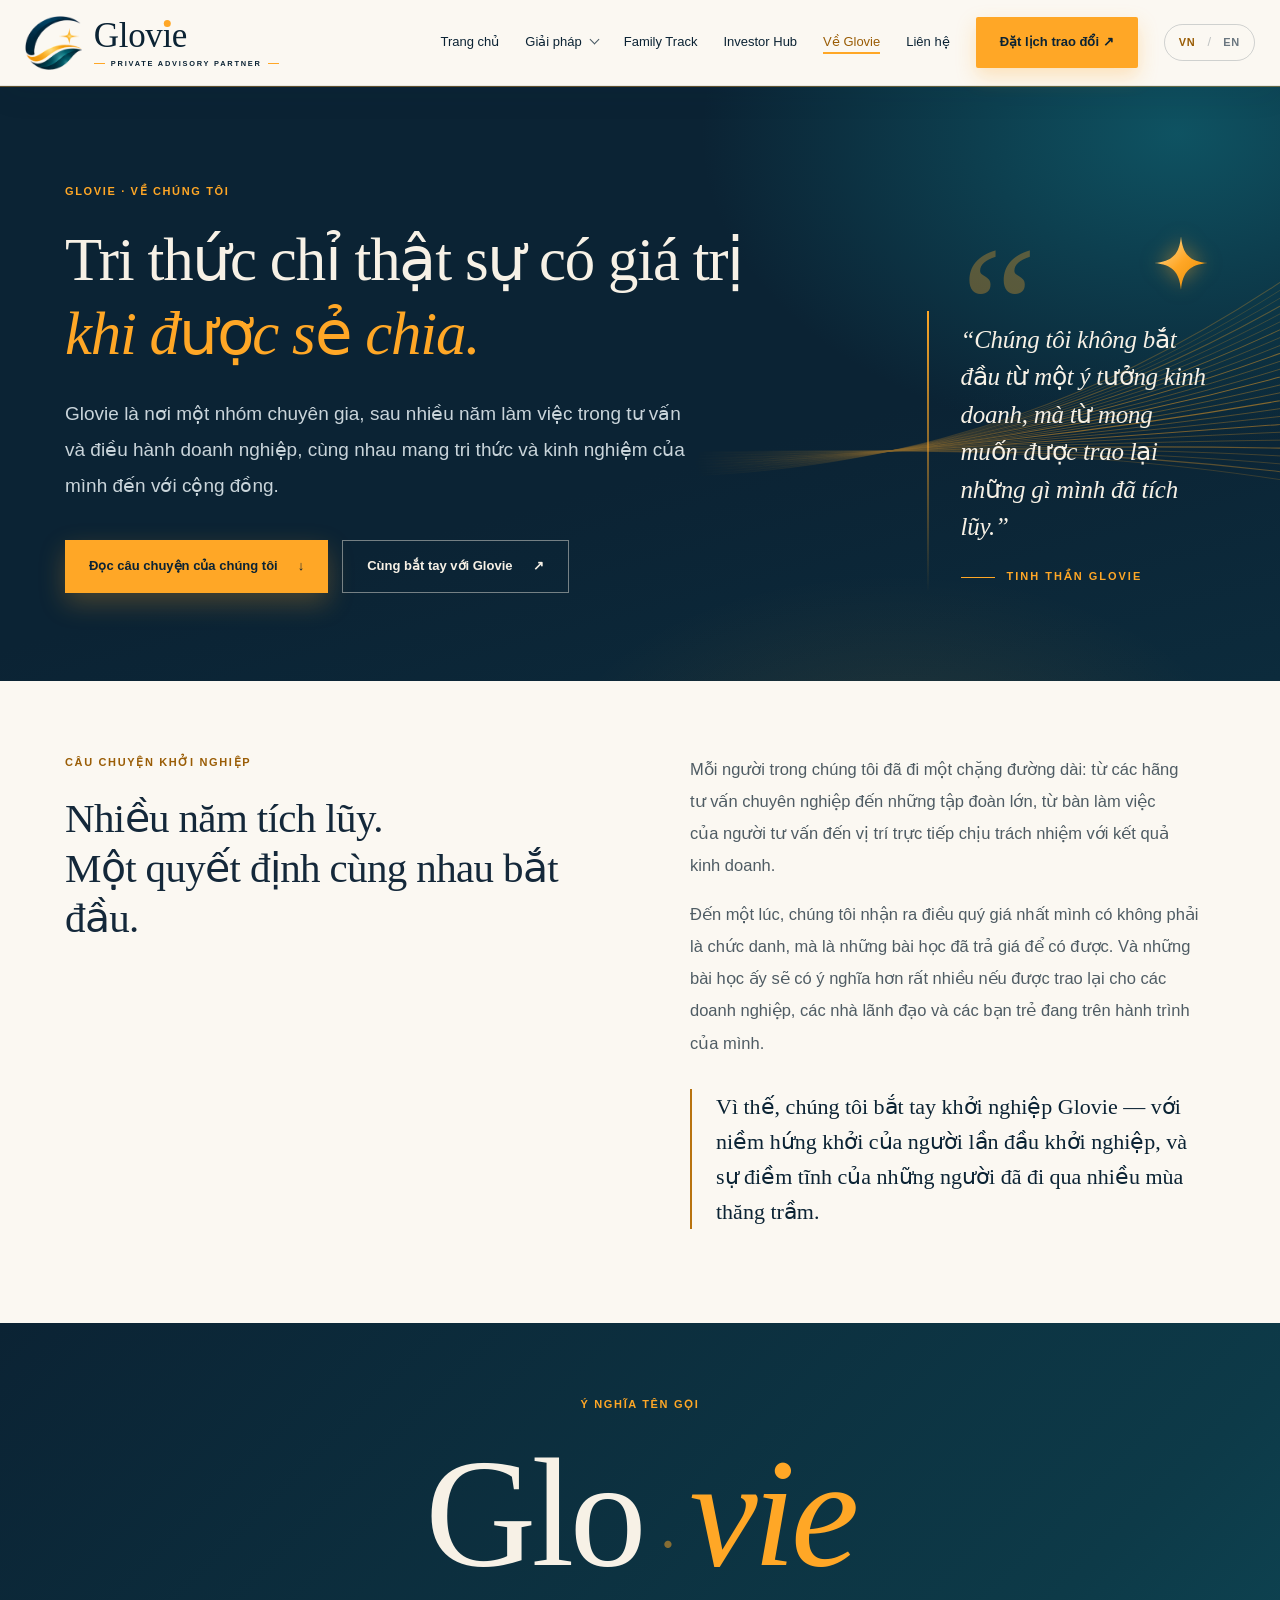
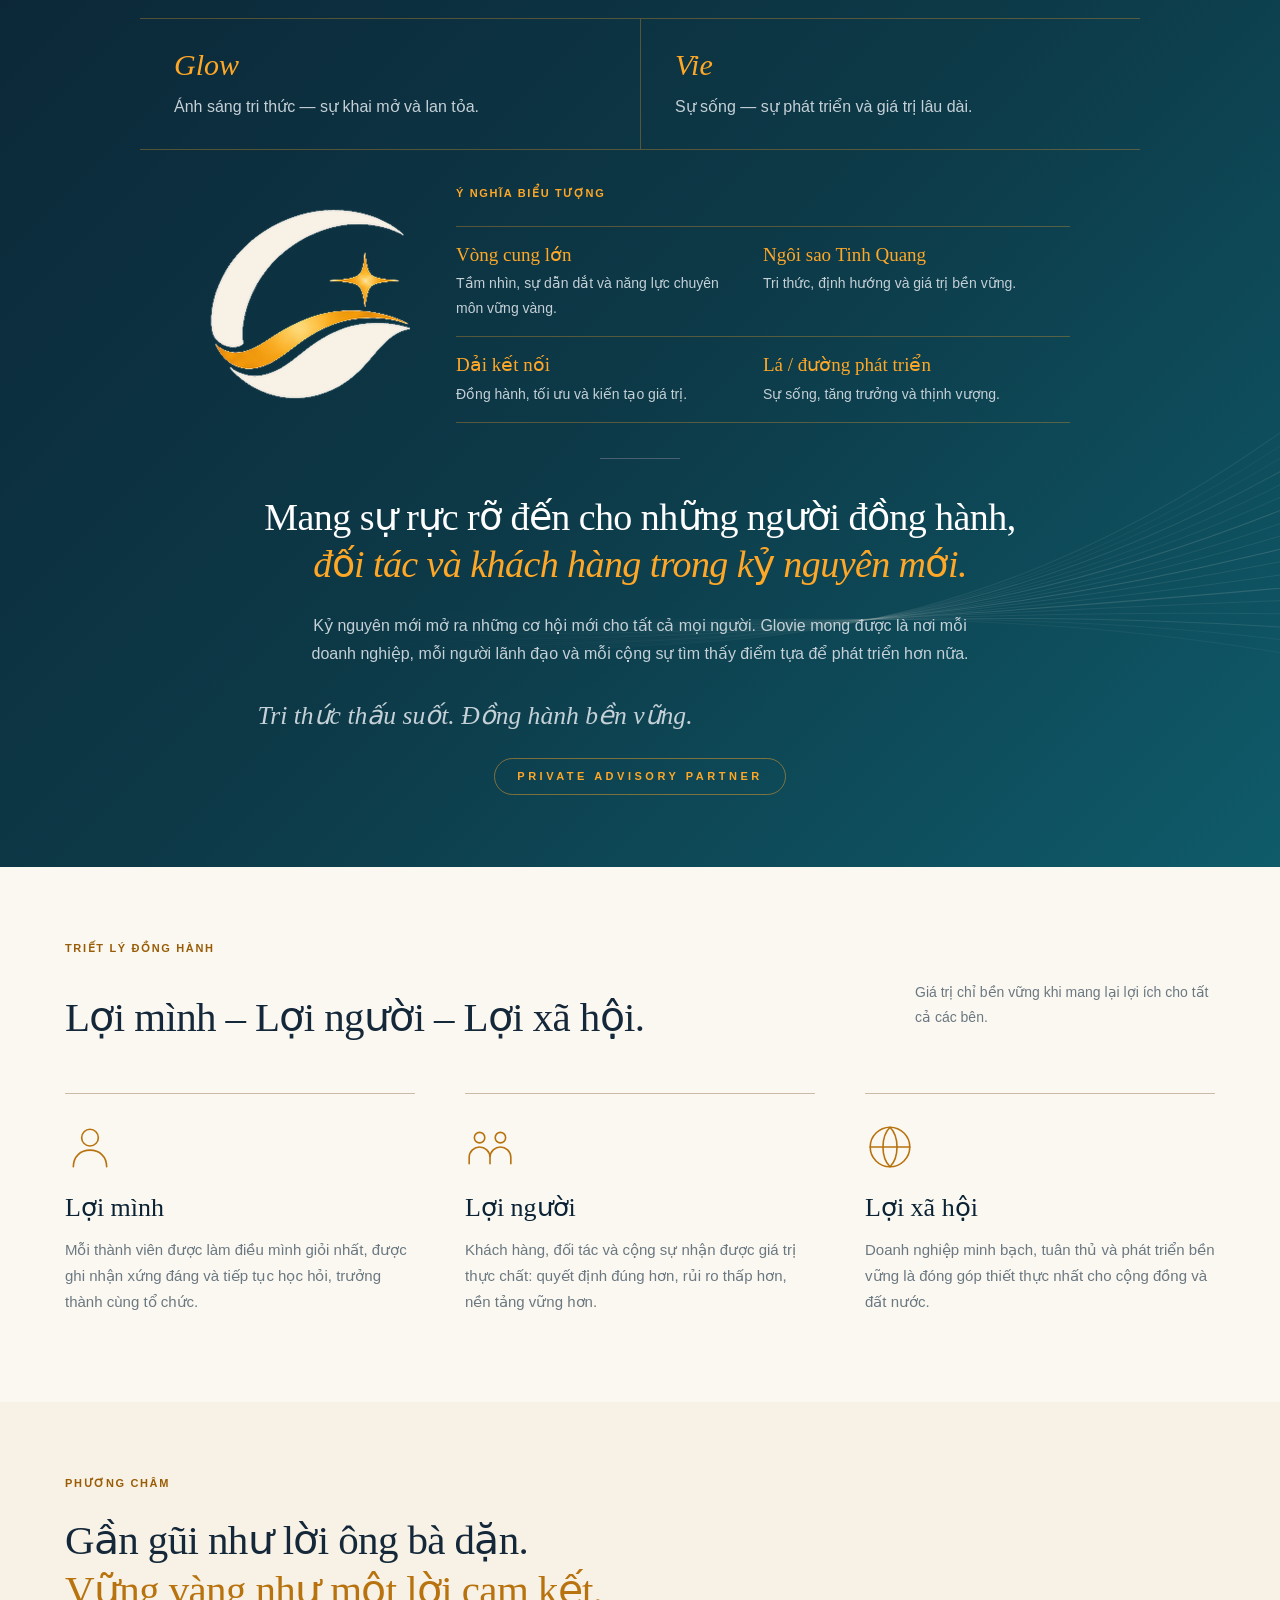
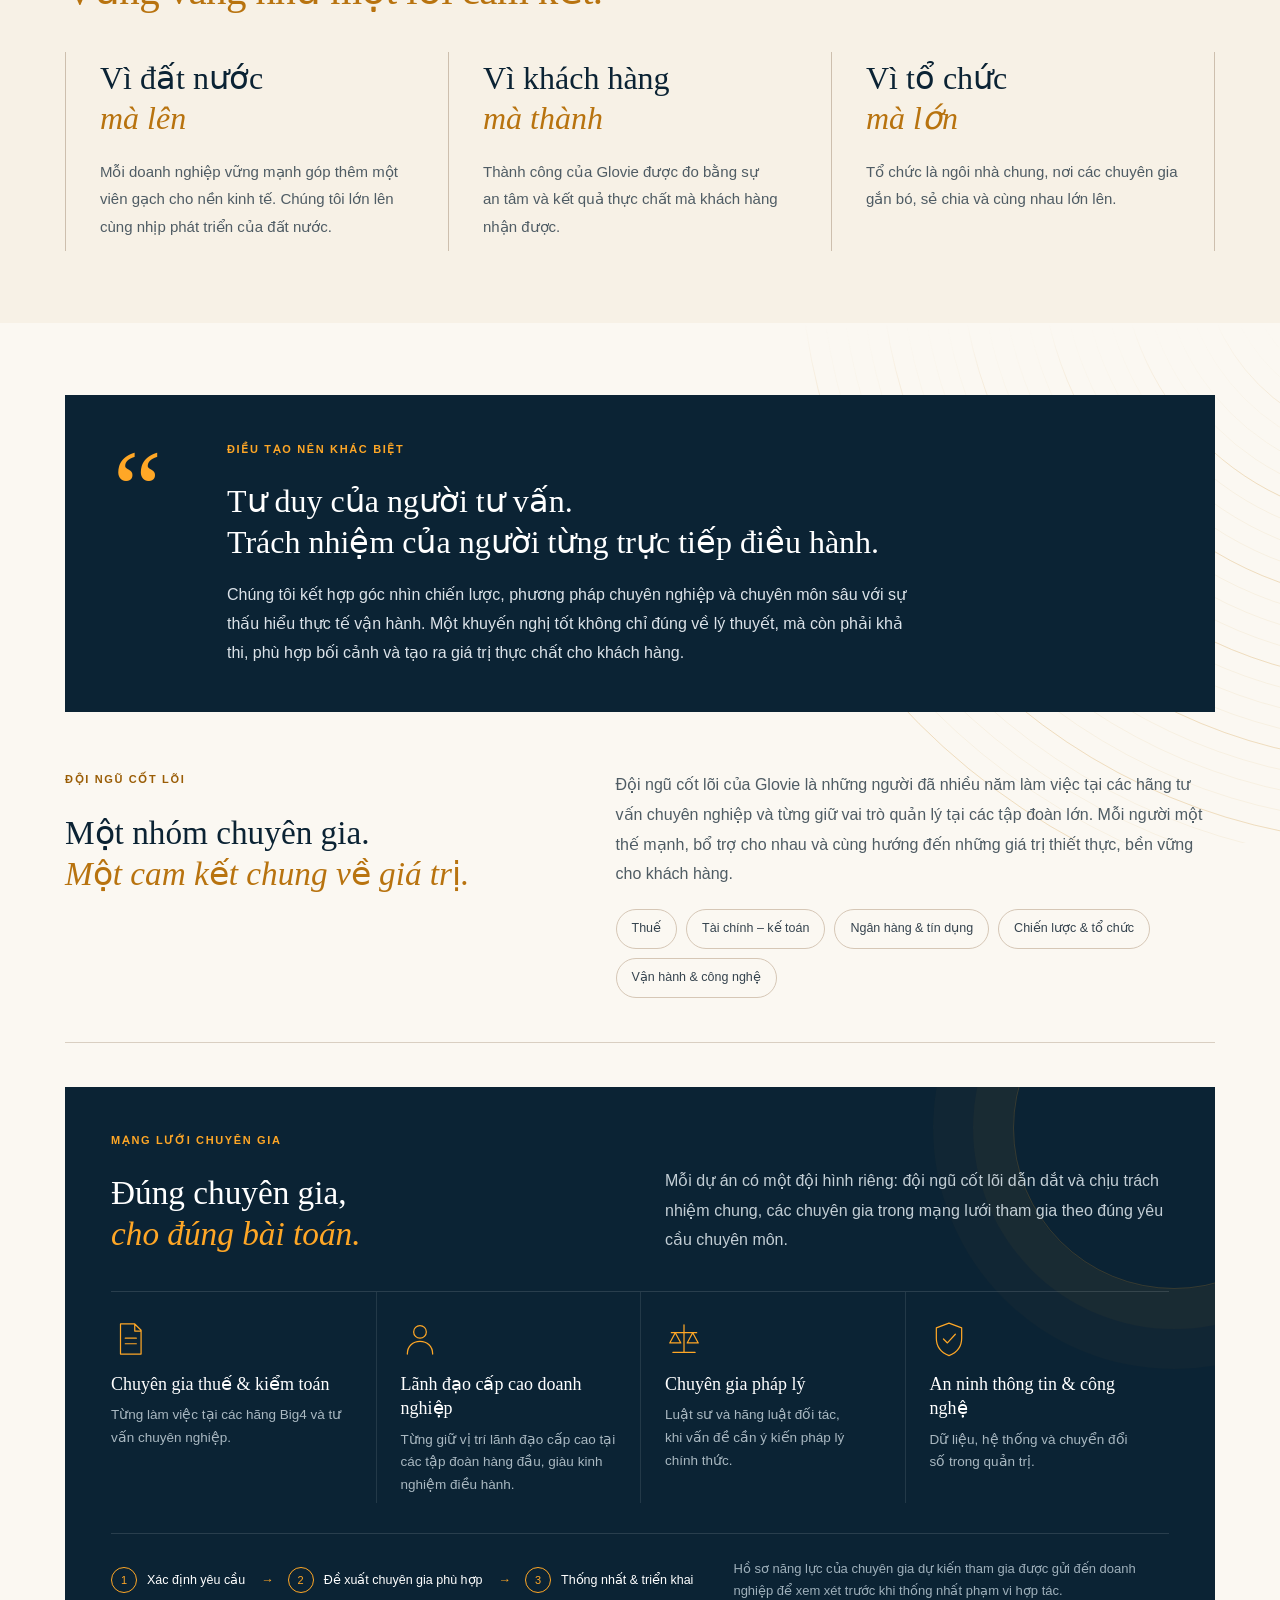
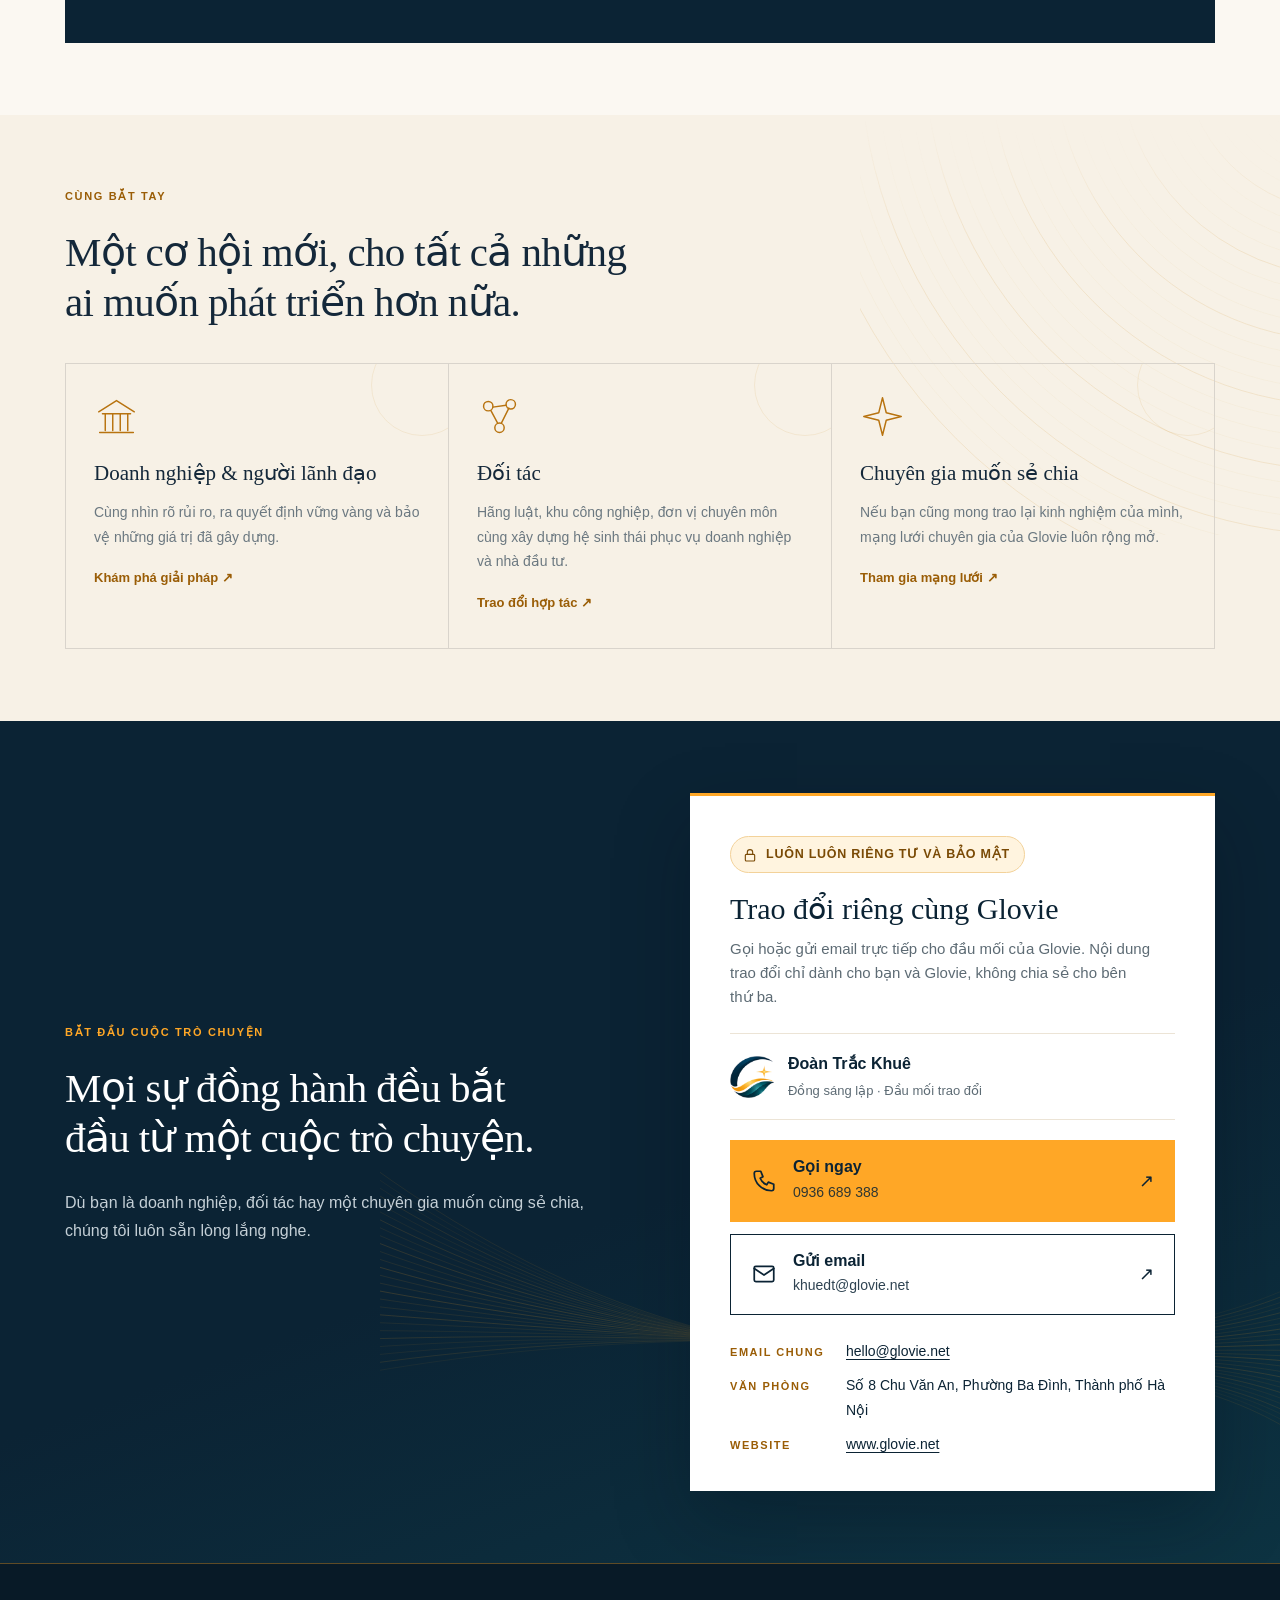
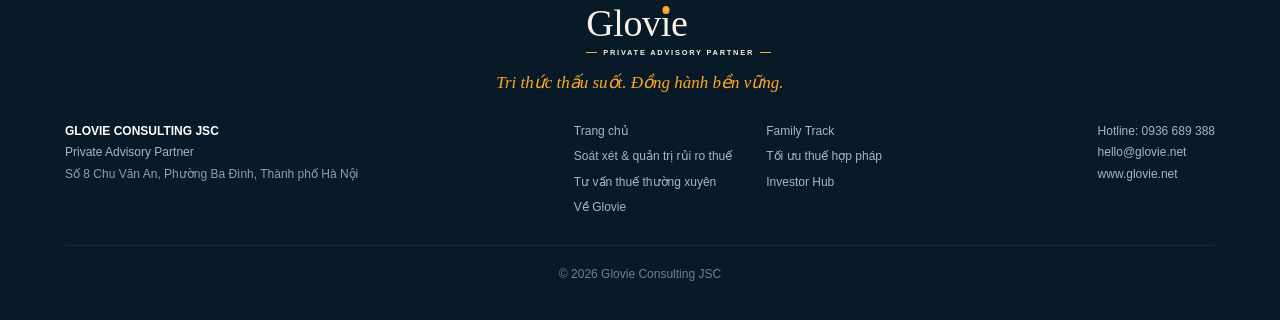
<file: ve-glovie.html>
<!DOCTYPE html>
<html lang="vi"><head><meta charset="utf-8"/><meta content="default-src 'self'; script-src 'self'; style-src 'self' https://fonts.googleapis.com; font-src 'self' https://fonts.gstatic.com; img-src 'self' data:; connect-src 'self'; form-action 'self'; base-uri 'self'; object-src 'none'; upgrade-insecure-requests" http-equiv="Content-Security-Policy"/><meta content="strict-origin-when-cross-origin" name="referrer"/><meta content="width=device-width,initial-scale=1" name="viewport"/><meta content="#0b2334" name="theme-color"/><meta content="Về Glovie: một nhóm chuyên gia nhiều năm kinh nghiệm cùng khởi nghiệp để sẻ chia tri thức. Lợi mình – lợi người – lợi xã hội." name="description"/><title>Về Glovie — Tri thức để sẻ chia | Glovie Consulting JSC</title><link rel="preconnect" href="https://fonts.googleapis.com"/><link rel="preconnect" href="https://fonts.gstatic.com" crossorigin=""/><link href="https://fonts.googleapis.com/css2?family=Inter:wght@400;500;600;700&amp;family=Playfair+Display:ital,wght@0,400;0,500;0,600;1,400;1,500&amp;display=swap" rel="stylesheet"/><link href="https://www.glovie.net/ve-glovie.html" rel="canonical"/><meta content="index, follow, max-image-preview:large" name="robots"/><meta content="Glovie Consulting JSC" name="author"/><meta content="telephone=no" name="format-detection"/><meta content="website" property="og:type"/><meta content="Glovie" property="og:site_name"/><meta content="Về Glovie — Tri thức để sẻ chia | Glovie Consulting JSC" property="og:title"/><meta content="Về Glovie: một nhóm chuyên gia nhiều năm kinh nghiệm cùng khởi nghiệp để sẻ chia tri thức. Lợi mình – lợi người – lợi xã hội." property="og:description"/><meta content="https://www.glovie.net/ve-glovie.html" property="og:url"/><meta content="https://www.glovie.net/assets/img/og-image.png" property="og:image"/><meta content="1200" property="og:image:width"/><meta content="630" property="og:image:height"/><meta content="vi_VN" property="og:locale"/><meta content="en_US" property="og:locale:alternate"/><meta content="summary_large_image" name="twitter:card"/><link href="assets/img/favicon-32.png" rel="icon" sizes="32x32" type="image/png"/><link href="assets/img/apple-touch-icon.png" rel="apple-touch-icon"/><link href="assets/css/glovie.min.css?v=7bdc68d603" rel="stylesheet"/><link href="assets/css/contact.css?v=097c80f14b" rel="stylesheet"/><script defer="" src="assets/i18n/ve-glovie.js?v=891ee76d7f"></script><script defer="" src="assets/js/glovie.min.js?v=fc8b40988c"></script><script type="application/ld+json">{"@context": "https://schema.org", "@graph": [{"@type": ["Organization", "ProfessionalService"], "@id": "https://www.glovie.net/#org", "name": "Glovie Consulting JSC", "alternateName": "Glovie", "url": "https://www.glovie.net/", "logo": "https://www.glovie.net/assets/img/icon-512.png", "image": "https://www.glovie.net/assets/img/og-image.png", "slogan": "Private Advisory Partner", "areaServed": "VN", "knowsLanguage": ["vi", "en"], "address": {"@type": "PostalAddress", "streetAddress": "Số 8 Chu Văn An", "addressLocality": "Phường Ba Đình", "addressRegion": "Hà Nội", "addressCountry": "VN"}}, {"@type": "AboutPage", "@id": "https://www.glovie.net/ve-glovie.html", "url": "https://www.glovie.net/ve-glovie.html", "name": "Về Glovie — Tri thức để sẻ chia | Glovie Consulting JSC", "description": "Về Glovie: một nhóm chuyên gia nhiều năm kinh nghiệm cùng khởi nghiệp để sẻ chia tri thức. Lợi mình – lợi người – lợi xã hội.", "inLanguage": "vi", "isPartOf": {"@type": "WebSite", "url": "https://www.glovie.net/", "name": "Glovie"}}, {"@type": "BreadcrumbList", "itemListElement": [{"@type": "ListItem", "position": 1, "name": "Trang chủ", "item": "https://www.glovie.net/"}, {"@type": "ListItem", "position": 2, "name": "Về Glovie — Tri thức để sẻ chia", "item": "https://www.glovie.net/ve-glovie.html"}]}]}</script></head><body><a class="skip-link" href="#top">Bỏ qua điều hướng</a><header><div class="wrap"><a aria-label="Glovie — Private Advisory Partner — Trang chủ" class="logo" href="index.html"><span class="brand-logo"><img alt="" class="brand-mark" decoding="async" fetchpriority="high" height="132" src="assets/img/glovie-mark.png" width="139"/><span class="brand-word"><span class="brand-name">Glov<span class="brand-i">ı</span>e</span><span class="brand-tag">Private Advisory Partner</span></span></span></a><button aria-expanded="false" aria-label="Mở menu" class="menu-toggle" id="menuToggle">☰</button><nav id="nav"><a href="index.html">Trang chủ</a><div class="has-sub"><a class="sub-trigger" href="index.html#giai-phap">Giải pháp</a><div class="submenu"><a href="soatxetthue.html"><strong>Soát xét & quản trị rủi ro thuế</strong><span>“Health Check”, soát xét định kỳ, chuẩn bị thanh tra</span></a><a href="toiuuthue.html"><strong>Tối ưu thuế hợp pháp</strong><span>Cấu trúc, ưu đãi và phương án có căn cứ</span></a><a href="tvtthuongxuyen.html"><strong>Tư vấn thuế thường xuyên</strong><span>Đồng hành chuyên môn quanh năm</span></a><a href="index.html#giai-phap"><strong>Tất cả giải pháp</strong><span>CFO Advisory, ESOP – M&A, chuyển đổi số</span></a></div></div><a href="familytrack.html">Family Track</a><a href="investorhub.html">Investor Hub</a><a href="ve-glovie.html" class="current" aria-current="page">Về Glovie</a><a href="#lien-he">Liên hệ</a><a class="btn" href="#lien-he">Đặt lịch trao đổi ↗</a><div aria-label="Language / Ngôn ngữ" class="language-switch" role="group"><button aria-pressed="true" class="lang-option active" data-lang="vi" type="button">VN</button><span aria-hidden="true">/</span><button aria-pressed="false" class="lang-option" data-lang="en" type="button">EN</button></div></nav></div></header><main id="top"><section class="hero"><div aria-hidden="true" class="hero-motif"></div><div class="wrap hero-grid"><div class="reveal"><div class="eyebrow crumb"><a href="index.html">Glovie</a> · <span>Về chúng tôi</span></div><h1>Tri thức chỉ thật sự có giá trị<br/><em>khi được sẻ chia.</em></h1><p class="lead">Glovie là nơi một nhóm chuyên gia, sau nhiều năm làm việc trong tư vấn và điều hành doanh nghiệp, cùng nhau mang tri thức và kinh nghiệm của mình đến với cộng đồng.</p><div class="hero-actions"><a class="btn" href="#hanh-trinh">Đọc câu chuyện của chúng tôi <span>↓</span></a><a class="btn outline" href="#lien-he">Cùng bắt tay với Glovie <span>↗</span></a></div></div><aside class="hero-aside"><div aria-hidden="true" class="hero-star"><i class="halo"></i><svg viewBox="0 0 48 48"><defs><linearGradient id="gstar" x1="0" x2="1" y1="0" y2="1"><stop offset="0" stop-color="#ffe3a8"/><stop offset=".5" stop-color="#ffa726"/><stop offset="1" stop-color="#e58a00"/></linearGradient></defs><path fill="url(#gstar)" d="M24 1C25.4 16.5 31.5 22.6 47 24 31.5 25.4 25.4 31.5 24 47 22.6 31.5 16.5 25.4 1 24 16.5 22.6 22.6 16.5 24 1Z"/></svg><i class="spark s1"></i><i class="spark s2"></i><i class="spark s3"></i></div><div class="serif">“Chúng tôi không bắt đầu từ một ý tưởng kinh doanh, mà từ mong muốn được trao lại những gì mình đã tích lũy.”</div><span>TINH THẦN GLOVIE</span></aside></div></section><section id="hanh-trinh"><div class="wrap intro-grid"><div><div class="eyebrow">Câu chuyện khởi nghiệp</div><h2>Nhiều năm tích lũy.<br/>Một quyết định cùng nhau bắt đầu.</h2></div><div class="story-text"><p>Mỗi người trong chúng tôi đã đi một chặng đường dài: từ các hãng tư vấn chuyên nghiệp đến những tập đoàn lớn, từ bàn làm việc của người tư vấn đến vị trí trực tiếp chịu trách nhiệm với kết quả kinh doanh.</p><p>Đến một lúc, chúng tôi nhận ra điều quý giá nhất mình có không phải là chức danh, mà là những bài học đã trả giá để có được. Và những bài học ấy sẽ có ý nghĩa hơn rất nhiều nếu được trao lại cho các doanh nghiệp, các nhà lãnh đạo và các bạn trẻ đang trên hành trình của mình.</p><p class="story-strong">Vì thế, chúng tôi bắt tay khởi nghiệp Glovie — với niềm hứng khởi của người lần đầu khởi nghiệp, và sự điềm tĩnh của những người đã đi qua nhiều mùa thăng trầm.</p></div></div></section><section class="statement name-section" id="y-nghia"><div aria-hidden="true" class="statement-motif"></div><div class="wrap"><div class="eyebrow">Ý nghĩa tên gọi</div><div class="wordmark"><span>Glo</span><i>·</i><span>vie</span></div><div class="name-parts"><div><div class="name-key">Glow</div><p>Ánh sáng tri thức — sự khai mở và lan tỏa.</p></div><div><div class="name-key">Vie</div><p>Sự sống — sự phát triển và giá trị lâu dài.</p></div></div><div class="emblem-meaning"><img alt="Biểu tượng Glovie" decoding="async" height="380" loading="lazy" src="assets/img/glovie-emblem-neg.png" width="400"/><div><div class="eyebrow">Ý nghĩa biểu tượng</div><div class="emblem-list"><div><h4>Vòng cung lớn</h4><p>Tầm nhìn, sự dẫn dắt và năng lực chuyên môn vững vàng.</p></div><div><h4>Ngôi sao Tinh Quang</h4><p>Tri thức, định hướng và giá trị bền vững.</p></div><div><h4>Dải kết nối</h4><p>Đồng hành, tối ưu và kiến tạo giá trị.</p></div><div><h4>Lá / đường phát triển</h4><p>Sự sống, tăng trưởng và thịnh vượng.</p></div></div></div></div><div class="rule"></div><h2>Mang sự rực rỡ đến cho những người đồng hành,<br/><em>đối tác và khách hàng trong kỷ nguyên mới.</em></h2><p>Kỷ nguyên mới mở ra những cơ hội mới cho tất cả mọi người. Glovie mong được là nơi mỗi doanh nghiệp, mỗi người lãnh đạo và mỗi cộng sự tìm thấy điểm tựa để phát triển hơn nữa.</p><p class="brand-message">Tri thức thấu suốt. Đồng hành bền vững.</p><div class="tagline">Private Advisory Partner</div></div></section><section class="values" id="triet-ly"><div class="wrap"><div class="eyebrow">Triết lý đồng hành</div><div class="sectionhead"><h2>Lợi mình – Lợi người – Lợi xã hội.</h2><p class="muted sectionhead-note">Giá trị chỉ bền vững khi mang lại lợi ích cho tất cả các bên.</p></div><div class="three phil-row"><article class="value phil"><svg aria-hidden="true" class="line-icon" fill="none" stroke="currentColor" stroke-linecap="round" stroke-linejoin="round" stroke-width="1.55" viewBox="0 0 48 48"><circle cx="24" cy="15" r="8"/><path d="M8 43c0-10 7-16 16-16s16 6 16 16"/></svg><h3>Lợi mình</h3><p>Mỗi thành viên được làm điều mình giỏi nhất, được ghi nhận xứng đáng và tiếp tục học hỏi, trưởng thành cùng tổ chức.</p></article><article class="value phil"><svg aria-hidden="true" class="line-icon" fill="none" stroke="currentColor" stroke-linecap="round" stroke-linejoin="round" stroke-width="1.55" viewBox="0 0 48 48"><circle cx="14" cy="15" r="5"/><circle cx="34" cy="15" r="5"/><path d="M4 40v-6c0-6 5-10 10-10s10 4 10 10v6M24 40v-6c0-6 5-10 10-10s10 4 10 10v6"/></svg><h3>Lợi người</h3><p>Khách hàng, đối tác và cộng sự nhận được giá trị thực chất: quyết định đúng hơn, rủi ro thấp hơn, nền tảng vững hơn.</p></article><article class="value phil"><svg aria-hidden="true" class="line-icon" fill="none" stroke="currentColor" stroke-linecap="round" stroke-linejoin="round" stroke-width="1.55" viewBox="0 0 48 48"><circle cx="24" cy="24" r="19"/><path d="M5 24h38M24 5c-9 9-9 29 0 38M24 5c9 9 9 29 0 38"/></svg><h3>Lợi xã hội</h3><p>Doanh nghiệp minh bạch, tuân thủ và phát triển bền vững là đóng góp thiết thực nhất cho cộng đồng và đất nước.</p></article></div></div></section><section class="trust motto-section"><div class="wrap"><div class="eyebrow">Phương châm</div><h2 class="motto-title">Gần gũi như lời ông bà dặn.<br/><em class="gold-em">Vững vàng như một lời cam kết.</em></h2><div class="motto"><div class="motto-item"><div class="motto-line">Vì đất nước<br/><em>mà lên</em></div><p>Mỗi doanh nghiệp vững mạnh góp thêm một viên gạch cho nền kinh tế. Chúng tôi lớn lên cùng nhịp phát triển của đất nước.</p></div><div class="motto-item"><div class="motto-line">Vì khách hàng<br/><em>mà thành</em></div><p>Thành công của Glovie được đo bằng sự an tâm và kết quả thực chất mà khách hàng nhận được.</p></div><div class="motto-item"><div class="motto-line">Vì tổ chức<br/><em>mà lớn</em></div><p>Tổ chức là ngôi nhà chung, nơi các chuyên gia gắn bó, sẻ chia và cùng nhau lớn lên.</p></div></div></div></section><section class="trust founders-section" id="doi-ngu"><div aria-hidden="true" class="founder-motif"></div><div class="wrap"><div class="founders-principle"><div class="principle-mark">“</div><div><div class="eyebrow">Điều tạo nên khác biệt</div><h3>Tư duy của người tư vấn.<br/>Trách nhiệm của người từng trực tiếp điều hành.</h3><p>Chúng tôi kết hợp góc nhìn chiến lược, phương pháp chuyên nghiệp và chuyên môn sâu với sự thấu hiểu thực tế vận hành. Một khuyến nghị tốt không chỉ đúng về lý thuyết, mà còn phải khả thi, phù hợp bối cảnh và tạo ra giá trị thực chất cho khách hàng.</p></div></div><div class="team-core"><div class="team-core-head"><div class="eyebrow">Đội ngũ cốt lõi</div><h3>Một nhóm chuyên gia.<br/><em>Một cam kết chung về giá trị.</em></h3></div><div><p>Đội ngũ cốt lõi của Glovie là những người đã nhiều năm làm việc tại các hãng tư vấn chuyên nghiệp và từng giữ vai trò quản lý tại các tập đoàn lớn. Mỗi người một thế mạnh, bổ trợ cho nhau và cùng hướng đến những giá trị thiết thực, bền vững cho khách hàng.</p><div class="chips"><span class="chip">Thuế</span><span class="chip">Tài chính – kế toán</span><span class="chip">Ngân hàng & tín dụng</span><span class="chip">Chiến lược & tổ chức</span><span class="chip">Vận hành & công nghệ</span></div></div></div><div class="network" id="chuyen-gia"><div class="network-head"><div><div class="eyebrow">Mạng lưới chuyên gia</div><h3>Đúng chuyên gia,<br/><em>cho đúng bài toán.</em></h3></div><p>Mỗi dự án có một đội hình riêng: đội ngũ cốt lõi dẫn dắt và chịu trách nhiệm chung, các chuyên gia trong mạng lưới tham gia theo đúng yêu cầu chuyên môn.</p></div><div class="xp-grid"><div class="xp"><svg aria-hidden="true" class="line-icon" fill="none" stroke="currentColor" stroke-linecap="round" stroke-linejoin="round" stroke-width="1.55" viewBox="0 0 48 48"><path d="M12 5h18l8 8v30H12zM30 5v9h8M18 23h14M18 30h14"/></svg><h4>Chuyên gia thuế & kiểm toán</h4><p>Từng làm việc tại các hãng Big4 và tư vấn chuyên nghiệp.</p></div><div class="xp"><svg aria-hidden="true" class="line-icon" fill="none" stroke="currentColor" stroke-linecap="round" stroke-linejoin="round" stroke-width="1.55" viewBox="0 0 48 48"><circle cx="24" cy="15" r="8"/><path d="M8 43c0-10 7-16 16-16s16 6 16 16"/></svg><h4>Lãnh đạo cấp cao doanh nghiệp</h4><p>Từng giữ vị trí lãnh đạo cấp cao tại các tập đoàn hàng đầu, giàu kinh nghiệm điều hành.</p></div><div class="xp"><svg aria-hidden="true" class="line-icon" fill="none" stroke="currentColor" stroke-linecap="round" stroke-linejoin="round" stroke-width="1.55" viewBox="0 0 48 48"><path d="M24 6v35M10 41h28M8 16h32M13 16l-7 13h14zM35 16l-7 13h14z"/></svg><h4>Chuyên gia pháp lý</h4><p>Luật sư và hãng luật đối tác, khi vấn đề cần ý kiến pháp lý chính thức.</p></div><div class="xp"><svg aria-hidden="true" class="line-icon" fill="none" stroke="currentColor" stroke-linecap="round" stroke-linejoin="round" stroke-width="1.55" viewBox="0 0 48 48"><path d="M24 4 40 10v13c0 11-6 18-16 22C14 41 8 34 8 23V10z"/><path d="m17 24 5 5 10-11"/></svg><h4>An ninh thông tin & công nghệ</h4><p>Dữ liệu, hệ thống và chuyển đổi số trong quản trị.</p></div></div><div class="network-foot"><ol class="xp-steps"><li><span>Xác định yêu cầu</span></li><li><span>Đề xuất chuyên gia phù hợp</span></li><li><span>Thống nhất & triển khai</span></li></ol><p>Hồ sơ năng lực của chuyên gia dự kiến tham gia được gửi đến doanh nghiệp để xem xét trước khi thống nhất phạm vi hợp tác.</p></div></div></div></section><section class="services related" id="dong-hanh"><div class="wrap"><div class="eyebrow">Cùng bắt tay</div><div class="sectionhead"><h2>Một cơ hội mới, cho tất cả những ai muốn phát triển hơn nữa.</h2></div><div class="services-grid"><a class="service" href="index.html#giai-phap"><svg aria-hidden="true" class="line-icon" fill="none" stroke="currentColor" stroke-linecap="round" stroke-linejoin="round" stroke-width="1.55" viewBox="0 0 48 48"><path d="M5 19 24 7l19 12M9 21h30M12 22v17M20 22v17M28 22v17M36 22v17M6 41h36"/></svg><h3>Doanh nghiệp &amp; người lãnh đạo</h3><p>Cùng nhìn rõ rủi ro, ra quyết định vững vàng và bảo vệ những giá trị đã gây dựng.</p><span class="textlink">Khám phá giải pháp ↗</span></a><a class="service" href="#lien-he"><svg aria-hidden="true" class="line-icon" fill="none" stroke="currentColor" stroke-linecap="round" stroke-linejoin="round" stroke-width="1.55" viewBox="0 0 48 48"><circle cx="12" cy="13" r="5"/><circle cx="36" cy="11" r="5"/><circle cx="24" cy="36" r="5"/><path d="m17 14 14-2M15 18l7 13m12-16-8 16"/></svg><h3>Đối tác</h3><p>Hãng luật, khu công nghiệp, đơn vị chuyên môn cùng xây dựng hệ sinh thái phục vụ doanh nghiệp và nhà đầu tư.</p><span class="textlink">Trao đổi hợp tác ↗</span></a><a class="service" href="#lien-he"><svg aria-hidden="true" class="line-icon" fill="none" stroke="currentColor" stroke-linecap="round" stroke-linejoin="round" stroke-width="1.55" viewBox="0 0 48 48"><path d="m24 4 4 16 16 4-16 4-4 16-4-16-16-4 16-4z"/></svg><h3>Chuyên gia muốn sẻ chia</h3><p>Nếu bạn cũng mong trao lại kinh nghiệm của mình, mạng lưới chuyên gia của Glovie luôn rộng mở.</p><span class="textlink">Tham gia mạng lưới ↗</span></a></div></div></section><section class="contact" id="lien-he"><div class="wrap contact-grid"><div><div class="eyebrow">Bắt đầu cuộc trò chuyện</div><h2>Mọi sự đồng hành đều bắt đầu từ một cuộc trò chuyện.</h2><p>Dù bạn là doanh nghiệp, đối tác hay một chuyên gia muốn cùng sẻ chia, chúng tôi luôn sẵn lòng lắng nghe.</p></div><div class="talk-card"><div class="talk-private"><svg aria-hidden="true" fill="none" stroke="currentColor" stroke-linecap="round" stroke-linejoin="round" stroke-width="1.7" viewBox="0 0 24 24"><rect height="10" rx="1.5" width="14" x="5" y="11"/><path d="M8 11V8a4 4 0 0 1 8 0v3"/></svg><span>Luôn luôn riêng tư và bảo mật</span></div><h3>Trao đổi riêng cùng Glovie</h3><p class="talk-lead">Gọi hoặc gửi email trực tiếp cho đầu mối của Glovie. Nội dung trao đổi chỉ dành cho bạn và Glovie, không chia sẻ cho bên thứ ba.</p><div class="talk-person"><img alt="" decoding="async" height="132" loading="lazy" src="assets/img/glovie-mark.png" width="139"/><div><strong>Đoàn Trắc Khuê</strong><span>Đồng sáng lập · Đầu mối trao đổi</span></div></div><div class="talk-actions"><a aria-label="Gọi ngay 0936 689 388" class="talk-btn talk-call" href="tel:+84936689388"><svg aria-hidden="true" fill="none" stroke="currentColor" stroke-linecap="round" stroke-linejoin="round" stroke-width="1.6" viewBox="0 0 24 24"><path d="M5 3h4l2 5-2.5 1.5a11 11 0 0 0 6 6L16 13l5 2v4a2 2 0 0 1-2 2A16 16 0 0 1 3 5a2 2 0 0 1 2-2"/></svg><span class="talk-text"><span class="talk-label">Gọi ngay</span><span class="talk-value">0936 689 388</span></span><span aria-hidden="true" class="talk-go">↗</span></a><a class="talk-btn talk-mail js-mailto" data-d="ten.eivolg" data-subject="Trao đổi riêng cùng Glovie" data-u="tdeuhk" href="#lien-he"><svg aria-hidden="true" fill="none" stroke="currentColor" stroke-linecap="round" stroke-linejoin="round" stroke-width="1.6" viewBox="0 0 24 24"><rect height="14" rx="1.5" width="18" x="3" y="5"/><path d="m3 7 9 6 9-6"/></svg><span class="talk-text"><span class="talk-label">Gửi email</span><span class="talk-value">khuedt [at] glovie [dot] net</span></span><span aria-hidden="true" class="talk-go">↗</span></a></div><dl class="talk-info"><div><dt>Email chung</dt><dd><a class="js-mail" data-d="ten.eivolg" data-u="olleh" href="#lien-he">hello [at] glovie [dot] net</a></dd></div><div><dt>Văn phòng</dt><dd>Số 8 Chu Văn An, Phường Ba Đình, Thành phố Hà Nội</dd></div><div><dt>Website</dt><dd><a href="https://www.glovie.net">www.glovie.net</a></dd></div></dl></div></div></section></main><footer><div class="footer-brand"><span class="brand-logo brand-logo--neg"><img alt="" class="brand-mark" decoding="async" loading="lazy" height="132" src="assets/img/glovie-mark-neg.png" width="139"/><span class="brand-word"><span class="brand-name">Glov<span class="brand-i">ı</span>e</span><span class="brand-tag">Private Advisory Partner</span></span></span><div class="footer-message">Tri thức thấu suốt. Đồng hành bền vững.</div></div><div class="wrap footer-main"><div><strong>GLOVIE CONSULTING JSC</strong><br/>Private Advisory Partner<br/><span class="footer-addr">Số 8 Chu Văn An, Phường Ba Đình, Thành phố Hà Nội</span></div><div class="footer-links"><a href="index.html">Trang chủ</a><a href="familytrack.html">Family Track</a><a href="soatxetthue.html">Soát xét & quản trị rủi ro thuế</a><a href="toiuuthue.html">Tối ưu thuế hợp pháp</a><a href="tvtthuongxuyen.html">Tư vấn thuế thường xuyên</a><a href="investorhub.html">Investor Hub</a><a href="ve-glovie.html">Về Glovie</a></div><div class="footer-contact">Hotline: <a href="tel:+84936689388">0936 689 388</a><br/><a class="js-mail" data-d="ten.eivolg" data-u="olleh" href="#lien-he">hello [at] glovie [dot] net</a><br/><a href="https://www.glovie.net">www.glovie.net</a></div></div><div class="wrap footer-bottom">© <span id="year"></span> Glovie Consulting JSC</div></footer><div class="mobile-cta"><a href="#lien-he">Trao đổi với Glovie</a><a href="tel:+84936689388">Gọi điện</a></div></body></html>
</file>
<file: assets/css/contact.css>
/* ===== Contact v2: "Trao đổi riêng cùng Glovie" — call / email, no form ===== */
.contact-grid{align-items:center}
.talk-card{background:#fff;color:var(--ink);padding:40px 40px 34px;border-top:3px solid #ffa726;box-shadow:0 30px 70px rgba(3,14,24,.28)}
.talk-card h3{font-family:'Playfair Display',var(--cjk-serif,Georgia),Georgia,serif;font-size:30px;font-weight:400;line-height:1.2;margin:0 0 10px;color:#0b2334}
.talk-card .talk-lead{color:#5d6b74;font-size:15px;line-height:1.6;margin:0}
.talk-person{display:flex;align-items:center;gap:14px;margin:24px 0 20px;padding:16px 0;border-top:1px solid #ece4d6;border-bottom:1px solid #ece4d6}
.talk-person img{width:44px;height:42px;flex:none}
.talk-person strong{display:block;font-size:16px;color:#0b2334}
.talk-person span{display:block;font-size:13px;color:#5d6b74;margin-top:2px}
.talk-actions{display:grid;gap:12px}
.talk-btn{display:flex;align-items:center;gap:16px;padding:16px 20px;border:1px solid transparent;text-decoration:none!important;transition:background .2s,color .2s,border-color .2s,transform .2s}
.talk-btn:hover{transform:translateY(-1px)}
.talk-btn:focus-visible{outline:2px solid #ffa726;outline-offset:3px}
.talk-btn svg{width:26px;height:26px;flex:none}
.talk-btn .talk-text{display:flex;flex-direction:column;min-width:0}
.talk-btn .talk-label{font-size:16px;font-weight:600;line-height:1.3}
.talk-btn .talk-value{font-size:14px;margin-top:2px;opacity:.85;overflow-wrap:anywhere}
.talk-btn .talk-go{margin-left:auto;font-size:18px;line-height:1}
.talk-call{background:#ffa726;color:#0b2334!important}
.talk-call:hover{background:#ffb84d}
.talk-mail{border-color:#0b2334;color:#0b2334!important}
.talk-mail:hover{background:#0b2334;color:#fff!important}
.talk-info{margin:24px 0 0;display:grid;gap:10px;font-size:14px}
.talk-info div{display:grid;grid-template-columns:104px 1fr;gap:12px;align-items:baseline}
.talk-info dt{font-size:11px;font-weight:600;letter-spacing:.14em;text-transform:uppercase;color:#9a5d06}
.talk-info dd{margin:0;color:#0b2334}
.talk-info a{color:#0b2334;text-decoration:underline;text-underline-offset:3px}
@media(max-width:550px){.talk-card{padding:26px 22px 24px}.talk-card h3{font-size:25px}.talk-info div{grid-template-columns:1fr;gap:2px}}
@media(prefers-reduced-motion:reduce){.talk-btn{transition:none}.talk-btn:hover{transform:none}}
.talk-private{display:inline-flex;align-items:center;gap:8px;margin:0 0 18px;padding:7px 14px 7px 11px;background:#fff4df;border:1px solid #f3d29a;color:#7a4a05;font-size:12.5px;font-weight:600;letter-spacing:.06em;text-transform:uppercase;border-radius:30px}
.talk-private svg{width:16px;height:16px;flex:none}
</file>
<file: assets/css/familytrack.css>
/* Family Track — page-specific styles, built on glovie.min.css tokens */
.ft-risks{list-style:none;margin:40px 0 0;padding:0;display:grid;grid-template-columns:repeat(2,1fr);border-top:1px solid #d9d4cc;border-left:1px solid #d9d4cc}
.ft-risks li{display:flex;gap:22px;padding:28px 30px;border-right:1px solid #d9d4cc;border-bottom:1px solid #d9d4cc;background:#fff}
.ft-risks li b{font-family:'Playfair Display',var(--cjk-serif,Georgia),Georgia,serif;font-size:26px;font-weight:500;color:#b8730f;line-height:1;min-width:38px}
.ft-risks h3{margin:0 0 8px;font-size:18px}
.ft-risks p{margin:0;color:var(--muted);font-size:15px;line-height:1.6}
.ft-stage{font-size:11.5px;letter-spacing:.14em;text-transform:uppercase;color:#9a5d06;font-weight:600;margin-bottom:6px}
.ft-for{background:var(--cream)}
.ft-for-grid{display:grid;grid-template-columns:repeat(4,1fr);gap:0;margin-top:40px;border-top:2px solid var(--navy)}
.ft-for-grid article{padding:26px 24px 8px 0}
.ft-for-grid article+article{padding-left:24px;border-left:1px solid var(--line)}
.ft-for-grid h3{font-size:18px;margin:0 0 10px}
.ft-for-grid p{margin:0;color:var(--muted);font-size:15px;line-height:1.6}
.ft-trust .question{display:flex;gap:14px}
.ft-trust .question span{line-height:1.55}
.ft-trust .question b{font-family:'Playfair Display',var(--cjk-serif,Georgia),Georgia,serif;font-size:15px;min-width:26px;padding-top:2px;color:#9a5d06}
.ft-faq{background:#fff}
.ft-faq-grid{display:grid;grid-template-columns:.8fr 1.2fr;gap:60px;align-items:start}
.ft-faq-list{border-top:1px solid var(--line)}
.ft-faq details{border-bottom:1px solid var(--line);padding:0}
.ft-faq summary{cursor:pointer;list-style:none;padding:22px 40px 22px 0;font-size:17px;font-weight:500;color:var(--navy);position:relative}
.ft-faq summary::-webkit-details-marker{display:none}
.ft-faq summary::after{content:'+';position:absolute;right:6px;top:18px;font-size:24px;color:#b8730f;font-weight:300;transition:transform .2s}
.ft-faq details[open] summary::after{transform:rotate(45deg)}
.ft-faq details p{margin:0 0 22px;color:var(--muted);line-height:1.7;max-width:62ch}
.ft-faq summary:focus-visible{outline:2px solid #ffa726;outline-offset:4px}
@media (max-width:980px){.ft-for-grid{grid-template-columns:repeat(2,1fr)}.ft-for-grid article:nth-child(3){padding-left:0;border-left:0}.ft-faq-grid{grid-template-columns:1fr;gap:24px}}
@media (max-width:700px){.ft-risks{grid-template-columns:1fr}.ft-risks li{padding:22px 20px}.ft-for-grid{grid-template-columns:1fr}.ft-for-grid article,.ft-for-grid article+article{padding:22px 0 6px;border-left:0;border-bottom:1px solid var(--line)}}
@media (prefers-reduced-motion:reduce){.ft-faq summary::after{transition:none}}
</file>
<file: assets/css/glovie.min.css>
:root{--navy:#0b2334;--ink:#14283a;--gold:#9a5d06;--cream:#f7f1e6;--muted:#64717a;--line:#e5e3dd}*{box-sizing:border-box}html{scroll-behavior:smooth}body{margin:0;color:var(--ink);background:#fff;font:16px/1.75 'Inter','Inter',Arial,sans-serif}h1,h2,h3,p{margin-top:0}h1,h2,.serif{font-family:'Playfair Display','Playfair Display',Georgia,serif;font-weight:400}h1{font-size:clamp(42px,6.4vw,88px);line-height:1.16;letter-spacing:-.035em;margin-bottom:28px}h2{font-size:clamp(32px,4vw,55px);line-height:1.22;letter-spacing:-.025em;margin-bottom:25px}h3{font-size:21px;line-height:1.4}a{color:inherit;text-decoration:none}button,input,textarea,select{font:inherit}button{cursor:pointer}.wrap{width:min(1150px,calc(100% - 48px));margin:auto}.eyebrow{color:var(--gold);font-size:11px;letter-spacing:.2em;text-transform:uppercase;font-weight:700;margin-bottom:22px}.muted{color:var(--muted)}.btn{display:inline-flex;align-items:center;justify-content:center;gap:20px;border:1px solid var(--navy);background:var(--navy);color:#fff;padding:14px 24px;font-size:13px;font-weight:700;transition:.2s}.btn:hover{background:#0f5b6a;transform:translateY(-1px)}.btn.outline{background:transparent;color:var(--navy)}.btn.outline:hover{background:#e9e4dd}.btn.gold{background:var(--gold);border-color:var(--gold)}header{height:88px;background:#fff;border-bottom:1px solid var(--line);position:sticky;top:0;z-index:20}header .wrap{display:flex;align-items:center;justify-content:space-between;height:100%;gap:25px}.logo{display:flex;align-items:center;gap:12px}.monogram{font:italic 43px 'Playfair Display',Georgia,serif;color:var(--gold);line-height:1}.brand{font-weight:800;font-size:14px;letter-spacing:.15em;line-height:1.4}.brand small{display:block;font-size:9px;letter-spacing:.16em;color:var(--gold);font-weight:500}nav{display:flex;align-items:center;gap:28px;font-size:13px}nav a:hover,.textlink:hover{color:var(--gold)}.menu-toggle{display:none;border:0;background:none;font-size:25px;color:var(--navy)}section{padding:110px 0}.hero{background:var(--cream);padding:130px 0 120px}.hero-grid{display:grid;grid-template-columns:1.4fr .6fr;gap:70px;align-items:center}.hero h1 em{color:var(--gold);font-weight:400}.hero .lead{max-width:620px;font-size:19px;color:#4f5c64;line-height:1.9}.hero-actions{display:flex;gap:14px;flex-wrap:wrap;margin-top:36px}.hero-aside{border-left:1px solid #c9b49f;padding:30px 0 30px 35px;align-self:end}.hero-aside .serif{font-size:27px;line-height:1.5}.hero-aside span{font-size:12px;letter-spacing:.1em;color:var(--gold)}.intro-grid{display:grid;grid-template-columns:1fr 1fr;gap:100px}.questions{border-top:1px solid var(--line)}.question{padding:23px 0;border-bottom:1px solid var(--line);font-size:17px;display:flex;gap:20px}.question b{color:var(--gold);font-size:12px}.statement{background:var(--navy);color:#fff}.statement .wrap{max-width:900px;text-align:center}.statement h2{font-size:clamp(34px,4.7vw,62px)}.statement h2 em{color:#ffa726}.statement p{color:#c5d0d7;max-width:670px;margin:0 auto 30px}.rule{height:1px;background:#496071;width:80px;margin:35px auto}.values{background:#fff}.three{display:grid;grid-template-columns:repeat(3,1fr);gap:50px;margin-top:50px}.value{border-top:2px solid var(--gold);padding-top:22px}.value .num{color:var(--gold);font:30px 'Playfair Display',Georgia,serif;margin-bottom:22px}.value p{color:var(--muted);font-size:15px}.services{background:var(--cream)}.sectionhead{display:flex;justify-content:space-between;align-items:end;gap:40px;margin-bottom:35px}.sectionhead h2{max-width:680px;margin:0}.services-grid{display:grid;grid-template-columns:repeat(3,1fr);border-top:1px solid #d9d4cc;border-left:1px solid #d9d4cc}.service{padding:36px 28px 42px;border-right:1px solid #d9d4cc;border-bottom:1px solid #d9d4cc;min-height:260px;transition:.2s}.service:hover{background:#fff}.service .num{color:var(--gold);font-size:12px;letter-spacing:.1em}.service h3{margin:25px 0 12px}.service p{font-size:14px;color:var(--muted)}.service .textlink{font-size:13px;color:var(--gold);font-weight:bold}.process-grid{display:grid;grid-template-columns:.8fr 1.2fr;gap:110px}.steps{border-top:1px solid var(--line)}.step{display:grid;grid-template-columns:65px 1fr;gap:15px;border-bottom:1px solid var(--line);padding:23px 0}.step .num{color:var(--gold);font-family:'Playfair Display',Georgia,serif;font-size:26px}.step h3{margin-bottom:7px}.step p{margin:0;color:var(--muted);font-size:14px}.trust{background:#f2ebdd}.trust-grid{display:grid;grid-template-columns:1.1fr .9fr;gap:90px;align-items:center}.trust-note{border-left:2px solid var(--gold);padding:20px 0 20px 30px}.trust-note p{margin-bottom:0}.contact{background:var(--navy);color:#fff}.contact-grid{display:grid;grid-template-columns:1fr 1fr;gap:100px}.contact h2{max-width:540px}.contact p{color:#c5d0d7}.contact-details{margin-top:35px;font-size:14px}.contact-details a{text-decoration:underline;text-underline-offset:4px}.form-card{background:#fff;color:var(--ink);padding:35px}.form-card h3{font-family:'Playfair Display',Georgia,serif;font-size:27px;font-weight:400}.field{margin-bottom:15px}.field label{display:block;font-size:12px;font-weight:700;margin-bottom:6px}.field input,.field textarea,.field select{width:100%;padding:11px 12px;border:1px solid #d9dfe1;border-radius:0;background:#fff;color:var(--ink);font-size:14px}.field textarea{min-height:100px;resize:vertical}.privacy{font-size:11px;color:var(--muted)!important;margin:14px 0 0}.notice{font-size:12px;color:#43623e;margin-top:12px;display:none}footer{background:#081a27;color:#a8b5be;padding:35px 0;font-size:12px}footer .wrap{display:flex;justify-content:space-between;gap:20px;flex-wrap:wrap}footer strong{color:#fff}.mobile-cta{display:none}.reveal{animation:rise .65s ease both}@keyframes rise{from{opacity:.3;transform:translateY(12px)}to{opacity:1;transform:translateY(0)}}@media(max-width:850px){header{height:72px}.menu-toggle{display:block}nav{display:none;position:absolute;top:72px;left:0;right:0;background:#fff;flex-direction:column;align-items:stretch;padding:25px 24px;box-shadow:0 12px 25px #0002}nav.open{display:flex}nav a{padding:5px 0}.hero-grid,.intro-grid,.process-grid,.trust-grid,.contact-grid{grid-template-columns:1fr;gap:35px}.hero{padding:85px 0}.hero-aside{padding:15px 0 15px 22px}.three{grid-template-columns:1fr;gap:18px}.services-grid{grid-template-columns:repeat(2,1fr)}section{padding:75px 0}.mobile-cta{display:flex;position:fixed;bottom:0;left:0;right:0;z-index:15;background:#fff;box-shadow:0 -3px 18px #0002;padding:10px 16px;gap:8px}.mobile-cta a{flex:1;text-align:center;padding:11px;font-size:12px;border:1px solid var(--navy);font-weight:700}.mobile-cta a:first-child{background:var(--navy);color:#fff}footer{padding-bottom:90px}}@media(max-width:550px){.wrap{width:min(100% - 36px,1150px)}h1{font-size:45px}h2{font-size:35px}.services-grid{grid-template-columns:1fr}.sectionhead{display:block}.hero .lead{font-size:16px}.form-card{padding:23px}.hero-actions .btn{width:100%}}.founders-section{padding-top:110px;padding-bottom:110px}.founders-intro{max-width:850px;margin-bottom:75px}.founders-intro h2{max-width:900px;line-height:1.2;margin-bottom:34px}.founders-intro h2 em{font-style:normal;color:#b8730f}.founders-intro p{max-width:740px;line-height:1.85;margin:0 0 18px}.founders-principle{display:grid;grid-template-columns:90px 1fr;gap:24px;padding:45px 48px;background:#0b2334;color:#fff;margin-bottom:85px}.founders-principle .eyebrow{color:#ffa726}.founders-principle h3{font-family:'Playfair Display',Georgia,serif;font-weight:400;font-size:clamp(25px,3vw,40px);line-height:1.28;margin:12px 0 18px;color:#fff}.founders-principle p{color:#dbe2e8;max-width:690px;line-height:1.8;margin:0}.principle-mark{font-family:'Playfair Display',Georgia,serif;font-size:110px;line-height:.9;color:#ffa726}.founders-heading{display:grid;grid-template-columns:1.3fr .7fr;gap:50px;align-items:end;margin-bottom:32px}.founders-heading h3{font-family:'Playfair Display',Georgia,serif;font-size:clamp(27px,3vw,40px);font-weight:400;line-height:1.3;margin:12px 0 0}.founders-heading p{line-height:1.8;margin:0}.founder-cards{display:grid;grid-template-columns:repeat(2,minmax(0,1fr));gap:18px}.founder-card{background:#fbf8f2;border:1px solid #ded6ca;padding:36px;min-width:0}.founder-number{color:#b8730f;font-size:26px;font-family:'Playfair Display',Georgia,serif;border-bottom:1px solid #ded6ca;padding-bottom:20px;margin-bottom:28px}.founder-number span{font:600 10px/1.5 'Inter',Arial,sans-serif;letter-spacing:1.3px;margin-left:10px;color:#8a7865}.founder-card h4{font-family:'Playfair Display',Georgia,serif;font-size:31px;font-weight:400;margin:0 0 8px}.founder-role{color:#b8730f;font-weight:600;font-size:13px;margin-bottom:20px}.founder-card p{line-height:1.8;margin:0 0 25px}.founder-detail{border-top:1px solid #ded6ca;padding-top:18px;font-size:12px;line-height:1.7;color:#59636b}.founders-outro{display:grid;grid-template-columns:1fr 1fr;gap:50px;border-top:1px solid #c9bfb3;margin-top:64px;padding-top:34px}.founders-outro h3{font:400 clamp(23px,2.6vw,34px)/1.35 'Playfair Display',Georgia,serif;margin:10px 0}.founders-outro p{line-height:2;margin:0}@media(max-width:760px){.founders-section{padding-top:70px;padding-bottom:70px}.founders-intro{margin-bottom:45px}.founders-principle{grid-template-columns:1fr;gap:0;padding:30px 25px;margin-bottom:55px}.principle-mark{font-size:65px}.founders-heading,.founder-cards,.founders-outro{grid-template-columns:1fr;gap:20px}.founder-card{padding:25px}.founders-outro{margin-top:40px}.founders-heading{margin-bottom:25px}}.hero{position:relative;overflow:hidden;background:radial-gradient(circle at 91% 13%,#f3e6cc 0,transparent 35%),var(--cream)}.hero:before{content:"";position:absolute;right:-145px;top:-235px;width:560px;height:560px;border:1px solid rgba(201,138,31,.22);border-radius:50%;box-shadow:0 0 0 44px rgba(201,138,31,.045),0 0 0 90px rgba(201,138,31,.045),0 0 0 136px rgba(201,138,31,.025);pointer-events:none}.hero-grid{position:relative;z-index:1}.hero-aside{position:relative;background:rgba(247,244,239,.75);backdrop-filter:blur(3px)}.hero-aside:before{content:"✦";position:absolute;right:0;top:-70px;color:#c98a1f;font-size:50px;font-weight:200}.symbolic-band{display:grid;grid-template-columns:1fr 1fr 1fr;gap:0;margin-top:48px;border-top:1px solid #dfd8cf;border-bottom:1px solid #dfd8cf}.symbolic-band>div{display:flex;align-items:center;gap:16px;padding:20px 22px;border-right:1px solid #dfd8cf;font-size:13px;color:#4e5962}.symbolic-band>div:last-child{border:0}.symbolic-band svg{width:42px;height:42px;flex:none;stroke:#b8730f;fill:none;stroke-width:1.35}.statement{position:relative;overflow:hidden}.statement:before,.statement:after{content:"";position:absolute;width:340px;height:340px;border:1px solid rgba(255,167,38,.2);border-radius:50%;pointer-events:none}.statement:before{left:-190px;top:-150px;box-shadow:0 0 0 35px rgba(255,167,38,.04),0 0 0 70px rgba(255,167,38,.03)}.statement:after{right:-180px;bottom:-170px;box-shadow:0 0 0 35px rgba(255,167,38,.04),0 0 0 70px rgba(255,167,38,.03)}.statement .wrap{position:relative;z-index:1}.value-symbol{height:72px;display:flex;align-items:center;margin-bottom:6px}.value-symbol svg{height:58px;width:74px;stroke:#c98a1f;stroke-width:1.35;fill:none}.service{position:relative;overflow:hidden}.service:after{content:"";position:absolute;right:-25px;top:-30px;width:100px;height:100px;border:1px solid rgba(201,138,31,.11);border-radius:50%;pointer-events:none}.service:hover:after{border-color:rgba(201,138,31,.32)}.process-illustration{margin-top:32px;max-width:410px;background:#fbf8f2;padding:23px;border:1px solid #e7dfd3}.process-illustration svg{width:100%;height:auto;display:block}.process-caption{font-size:11px;color:#83766a;letter-spacing:.06em;margin-top:12px}.founders-intro{position:relative}.founders-intro:after{content:"";position:absolute;right:-140px;top:12px;width:145px;height:145px;border:1px solid #c98a1f;border-radius:50%;box-shadow:0 0 0 18px #f2ebdd,0 0 0 19px rgba(185,144,107,.22);opacity:.65}.founder-card{position:relative}.founder-card:before{content:"✧";position:absolute;right:26px;top:25px;color:#c98a1f;font-size:32px}.contact{position:relative;overflow:hidden}.contact:before{content:"";position:absolute;left:-180px;bottom:-240px;width:490px;height:490px;border:1px solid rgba(212,164,111,.15);border-radius:50%;box-shadow:0 0 0 35px rgba(212,164,111,.035),0 0 0 70px rgba(212,164,111,.025);pointer-events:none}.contact-grid{position:relative;z-index:1}@media(max-width:850px){.symbolic-band{grid-template-columns:1fr}.symbolic-band>div{border-right:0;border-bottom:1px solid #dfd8cf;padding:14px}.hero:before{right:-320px;top:-280px}.founders-intro:after{display:none}}@media(prefers-reduced-motion:reduce){html{scroll-behavior:auto}.reveal{animation:none}}.language-switch{display:flex;align-items:center;gap:7px;padding:6px 9px;border:1px solid #d6c7b6;border-radius:30px;white-space:nowrap;background:#fbf8f2}.lang-option{border:0;background:transparent;color:#8b8379;font:700 11px/1 'Inter',Arial,sans-serif;letter-spacing:.07em;padding:5px;cursor:pointer}.lang-option.active{color:#0b2334}.language-switch span{color:#c1ac97}.expert-network{margin-top:78px;padding-top:58px;border-top:1px solid #c9bfb3}.expert-heading{max-width:760px}.expert-heading h3{font:400 clamp(28px,3.4vw,44px)/1.22 'Playfair Display',Georgia,serif;color:#0b2334;margin:16px 0}.expert-heading h3 em{font-style:normal;color:#b8730f}.expert-heading p{line-height:1.85;max-width:730px}.expert-grid{display:grid;grid-template-columns:repeat(3,minmax(0,1fr));gap:16px;margin-top:34px}.expert-card{padding:29px 25px;background:#fbf8f2;border:1px solid #ded6ca;position:relative}.expert-icon{font:400 32px/1 'Playfair Display',Georgia,serif;color:#b8730f;margin-bottom:24px}.expert-field{font-size:10px;text-transform:uppercase;letter-spacing:.12em;color:#9a5d06;font-weight:700;line-height:1.6}.expert-card h4{font:400 27px/1.3 'Playfair Display',Georgia,serif;color:#0b2334;margin:12px 0 14px}.expert-card p{font-size:14px;line-height:1.85;margin:0;color:#59636b}.expert-note{display:flex;gap:22px;align-items:flex-start;margin-top:20px;background:#eae2d6;border-left:3px solid #b8730f;padding:25px 30px}.expert-note-symbol{font-size:31px;color:#b8730f}.expert-note p{margin:0;line-height:1.85;font-size:14px;color:#35434e}.expert-note strong{color:#0b2334}.eyebrow{letter-spacing:.15em}.value .num,.question b,.step>.num{display:none}.step{grid-template-columns:1fr!important}.value-symbol{margin-top:20px}.founder-card:before{content:'✧'}.service:before{content:'◇';display:block;color:#b8730f;font:400 30px/1 'Playfair Display',Georgia,serif;margin-bottom:13px}.service:nth-child(2):before{content:'◈'}.service:nth-child(3):before{content:'✧'}.service:nth-child(4):before{content:'◎'}.service:nth-child(5):before{content:'⌁'}.service:nth-child(6):before{content:'✳'}@media(max-width:850px){.expert-grid{grid-template-columns:1fr}.expert-network{margin-top:52px;padding-top:42px}.expert-note{padding:20px;gap:12px}.language-switch{margin:10px 0;align-self:flex-start}}@media(min-width:761px){.founder-cards .founder-card:last-child{grid-column:1 / -1;max-width:calc(50% - 9px);justify-self:center;width:100%}}:root{--navy:#0b2334;--ink:#102b3d;--gold:#e49b43;--cream:#f4efe7;--muted:#6b7880;--line:#d9d7d0}body{background:#fbf8f2;color:var(--ink)}header{background:#0b2334;border-bottom:1px solid rgba(255,255,255,.12);height:94px;box-shadow:0 8px 30px rgba(7,27,44,.10)}header .wrap{width:min(1300px,calc(100% - 50px))}.official-logo{height:75px;width:90px;object-fit:contain;display:block;filter:drop-shadow(0 2px 8px rgba(0,0,0,.12))}header nav a{color:#edf0ee}header nav a:hover{color:#ffa726}header .btn{background:#ffa726;border:0;color:#0b2334;border-radius:2px}header .menu-toggle{color:#f6d9a3}.language-switch{border-color:rgba(255,255,255,.25)!important;color:#fff!important}.language-switch button{color:#eae8e2!important}.language-switch button.active{color:#ffa726!important}.hero{position:relative;overflow:hidden;background:radial-gradient(ellipse at 80% 30%,#18384d 0%,#0c2639 37%,#0b2334 78%);color:#fff;min-height:670px;padding:135px 0 125px}.hero .wrap{position:relative;z-index:2}.hero h1{color:#fff}.hero h1 em{color:#ffa726}.hero .lead{color:#c7d1d5}.hero .eyebrow{color:#ffa726}.hero .btn:not(.outline){background:linear-gradient(110deg,#efa93e,#da7132);border:0;color:#0b2334}.hero .btn.outline{border-color:#748796;color:#fff}.hero .btn.outline:hover{background:#17374a}.hero-aside{border-left-color:rgba(255,167,38,.55)}.hero-aside .serif{color:#f7f1e6}.hero-motif{position:absolute;right:-240px;top:-260px;width:860px;height:860px;border:1px solid rgba(255,167,38,.20);border-radius:50%;pointer-events:none;animation:floatArc 15s ease-in-out infinite alternate}.hero-motif:before,.hero-motif:after{content:"";position:absolute;border:1px solid rgba(255,167,38,.24);border-radius:50%;inset:80px}.hero-motif:after{inset:170px;border-color:rgba(255,167,38,.35);border-right-color:transparent;transform:rotate(-25deg)}@keyframes floatArc{from{transform:translateY(0) rotate(0deg)}to{transform:translateY(24px) rotate(7deg)}}.statement{position:relative;overflow:hidden;background:#092136}.statement .wrap{position:relative;z-index:1}.statement-motif{position:absolute;width:440px;height:440px;border:1px solid rgba(255,167,38,.17);border-radius:50%;left:-230px;top:-150px;box-shadow:0 0 0 65px rgba(255,167,38,.025),0 0 0 135px rgba(255,167,38,.018)}.values,.trust{background:#fbf8f2}.services{background:#f7f1e6}.line-icon{width:45px;height:45px;color:#b8730f;display:block;margin-bottom:20px;transition:transform .35s ease,color .35s ease}.value:hover .line-icon,.service:hover .line-icon{transform:translateY(-4px);color:#ffa726}.value{border-top:1px solid #cbbba7}.service{position:relative;min-height:280px}.service h3{margin-top:6px}.service:hover{background:#fffaf0}.step{grid-template-columns:54px 1fr;align-items:start}.step .line-icon{width:35px;height:35px;margin:0}.founders-section{position:relative;overflow:hidden}.founders-section>*:not(.founder-motif){position:relative;z-index:1}.founder-motif{position:absolute;right:-160px;top:70px;width:430px;height:430px;border:1px solid rgba(201,138,31,.16);border-radius:50%;box-shadow:0 0 0 50px rgba(201,138,31,.04),0 0 0 105px rgba(201,138,31,.025);pointer-events:none}.founder-card{transition:transform .3s ease,box-shadow .3s ease}.founder-card:hover{transform:translateY(-4px);box-shadow:0 14px 35px rgba(10,35,53,.09)}.network-note{background:#f0e8dc;border-left:2px solid #cc853f;padding:22px 28px;margin:35px 0;color:#24394a;line-height:1.8}.footer-logo{height:90px;width:90px;object-fit:contain;display:block;margin:0 auto 18px}section{scroll-margin-top:94px}@media(max-width:850px){header{height:78px}.official-logo{height:65px;width:72px}header nav{background:#0e2a3d!important;color:#fff!important}header nav a{color:#fff!important}.hero{padding:105px 0 95px;min-height:unset}.hero-motif{right:-400px;top:-180px}.founder-motif{opacity:.4}}@media(prefers-reduced-motion:reduce){*,*:before,*:after{animation:none!important;transition:none!important;scroll-behavior:auto!important}}.service::before{display:none!important;content:none!important}.value .value-symbol{margin-top:0}.service .line-icon{display:block;margin-bottom:20px}header nav a.current{color:#ffa726;box-shadow:inset 0 -1px 0 #ffa726}.hero .crumb a{color:inherit}.hero .crumb a:hover{color:#fff}.values-note{font-size:13px;margin:40px 0 0;border-top:1px solid var(--line);padding-top:20px}.gold-em{color:#b8730f;font-style:normal}.related .services-grid a.service{display:block;color:inherit}.related .service h3{margin-top:6px}@media(max-width:850px){header nav a.current{box-shadow:none}}header nav{gap:24px}header nav a.current{color:#ffa726;box-shadow:inset 0 -1px 0 #ffa726}.hero .crumb a{color:inherit}.hero .crumb a:hover{color:#fff}.gold-em{color:#b8730f;font-style:normal}.ih-mark{display:inline-block;font:italic 400 15px/1 'Playfair Display',Georgia,serif;letter-spacing:.06em;color:#f7f1e6;border:1px solid rgba(255,167,38,.45);padding:9px 16px;margin:-4px 0 26px;border-radius:30px}.journey{display:grid;grid-template-columns:repeat(5,1fr);border-top:1px solid #d9d4cc;border-left:1px solid #d9d4cc;position:relative}.journey-item{display:flex;flex-direction:column;padding:32px 24px 30px;border-right:1px solid #d9d4cc;border-bottom:1px solid #d9d4cc;transition:.25s;position:relative;color:inherit}.journey-item:not(:last-child):after{content:"→";position:absolute;right:-12px;top:44px;width:22px;height:22px;background:#f7f1e6;color:#b8730f;font-size:13px;display:flex;align-items:center;justify-content:center;z-index:2;border:1px solid #d9d4cc;border-radius:50%}.journey-item:hover{background:#fffaf0}.journey-item:hover .line-icon{transform:translateY(-4px);color:#ffa726}.journey-stage{font-size:10px;letter-spacing:.14em;text-transform:uppercase;color:#9a5d06;font-weight:700}.journey-item h3{font:400 21px/1.3 'Playfair Display',Georgia,serif;color:#0b2334;margin:10px 0 12px}.journey-item p{font-size:13.5px;color:var(--muted);line-height:1.7;margin:0 0 18px;flex:1}.journey-time{font-size:12px;color:#0b2334;border-top:1px solid #ded6ca;padding-top:12px;font-weight:700}.journey-note{font-size:12px;color:var(--muted);font-style:italic;margin:18px 0 0}.svc{padding:110px 0;scroll-margin-top:94px}.svc-white{background:#fbf8f2}.svc-cream{background:#f7f1e6}.svc-grid{display:grid;grid-template-columns:.92fr 1.08fr;gap:80px;align-items:start}.svc-left{position:sticky;top:130px}.svc-icon .line-icon{width:50px;height:50px}.svc-title{font-size:clamp(32px,3.6vw,48px);line-height:1.18;margin:0 0 10px;color:#0b2334}.svc-sub{font:italic 20px/1.5 'Playfair Display',Georgia,serif;color:#b8730f;margin-bottom:34px}.svc-label{font-size:11px;letter-spacing:.15em;text-transform:uppercase;font-weight:700;color:#0b2334;margin-bottom:14px;padding-bottom:10px;border-bottom:1px solid #d9d4cc}.svc-problem{color:#4f5c64;line-height:1.9;font-size:15.5px}.svc-meta{display:grid;grid-template-columns:1fr 1fr;gap:0;margin:30px 0 0;border:1px solid #d9d4cc}.svc-meta>div{padding:18px 20px}.svc-meta>div+div{border-left:1px solid #d9d4cc}.svc-meta dt{font-size:10px;letter-spacing:.14em;text-transform:uppercase;color:#9a5d06;font-weight:700;margin-bottom:6px}.svc-meta dd{margin:0;font:400 17px/1.45 'Playfair Display',Georgia,serif;color:#0b2334}.svc-do{list-style:none;padding:0;margin:0 0 40px}.svc-do li{display:flex;gap:16px;padding:15px 0;border-bottom:1px solid #e3ddd3;font-size:15px;line-height:1.75}.svc-do li:before{content:"✦";color:#b8730f;flex:none;font-size:13px;margin-top:3px}.svc-io{display:grid;grid-template-columns:1fr 1fr;gap:14px}.io-card{background:#fff;border:1px solid #ded6ca;padding:24px 22px}.io-card.out{background:#0b2334;border-color:#0b2334;color:#e7ecef}.io-head{font:400 19px/1.3 'Playfair Display',Georgia,serif;color:#0b2334;margin-bottom:14px}.io-head span{font:700 10px/1 'Inter',Arial,sans-serif;letter-spacing:.12em;text-transform:uppercase;color:#9a5d06}.io-card.out .io-head{color:#fff}.io-card.out .io-head span{color:#ffa726}.io-card ul{margin:0;padding:0;list-style:none}.io-card li{font-size:13.5px;line-height:1.7;padding:9px 0;border-top:1px solid #ebe5dc}.io-card.out li{border-top-color:rgba(255,255,255,.12);color:#c7d1d5}.svc-benefits{margin-top:64px}.svc-benefit-grid{display:grid;grid-template-columns:repeat(4,1fr);gap:0;border-left:1px solid #d9d4cc}.svc-benefit{padding:8px 24px 6px;border-right:1px solid #d9d4cc;font:400 17px/1.55 'Playfair Display',Georgia,serif;color:#0b2334}.three.four{grid-template-columns:repeat(4,1fr);gap:38px}.four .value{padding-top:26px}.four .value h3{font-size:19px}.ecosystem{margin-top:70px}.chips{display:flex;flex-wrap:wrap;gap:10px}.chip{border:1px solid #d6c7b6;background:#fbf8f2;padding:9px 16px;font-size:13px;color:#35434e;border-radius:30px}.fee-card{margin-top:34px;background:#fbf8f2;border:1px solid #e7dfd3;padding:26px}.fee-table{width:100%;border-collapse:collapse;font-size:13.5px}.fee-table td{padding:12px 0;border-bottom:1px solid #e3ddd3;vertical-align:top}.fee-table td:first-child{font:400 15px/1.4 'Playfair Display',Georgia,serif;color:#0b2334;padding-right:18px}.fee-table td:first-child a:hover{color:#b8730f}.fee-table td:last-child{color:#4f5c64;text-align:right}.fee-note{font-size:12px;color:var(--muted);margin:16px 0 0;line-height:1.7}.commit{padding:14px 0;border-bottom:1px solid #ddd3c6;line-height:1.75;font-size:15px}.commit:last-child{border:0}.commit strong{color:#0b2334}#dich-vu{scroll-margin-top:94px}#mo-hinh{background:#f7f1e6}#mo-hinh .chip{background:#fbf8f2}@media(max-width:1100px){.journey{grid-template-columns:repeat(3,1fr)}.journey-item:nth-child(3):after{display:none}.three.four{grid-template-columns:repeat(2,1fr)}.svc-benefit-grid{grid-template-columns:repeat(2,1fr);row-gap:22px}header nav{gap:16px;font-size:12.5px}}@media(max-width:850px){header nav a.current{box-shadow:none}.svc-grid{grid-template-columns:1fr;gap:40px}.svc-left{position:static}.svc{padding:75px 0}.journey{grid-template-columns:1fr 1fr}.journey-item:after{display:none}}@media(max-width:550px){.journey,.svc-io,.svc-benefit-grid,.three.four,.svc-meta{grid-template-columns:1fr}.svc-meta>div+div{border-left:0;border-top:1px solid #d9d4cc}.svc-benefit{padding:12px 0;border-right:0;border-bottom:1px solid #d9d4cc}.svc-benefit-grid{border-left:0}.fee-table td:last-child{text-align:left}.fee-table td{display:block;border:0;padding:4px 0}.fee-table tr{display:block;border-bottom:1px solid #e3ddd3;padding:8px 0}}header nav{gap:24px}.hero .crumb a{color:inherit}.hero .crumb a:hover{color:#fff}.gold-em{color:#b8730f;font-style:normal}.story-text p{color:#4f5c64;line-height:1.95;font-size:16.5px}.story-text .story-strong{color:#0b2334;font:400 22px/1.6 'Playfair Display',Georgia,serif;border-left:2px solid #b8730f;padding-left:24px;margin-top:30px}.stats{display:grid;grid-template-columns:repeat(3,1fr);margin-top:70px;border-top:1px solid #d9d4cc;border-bottom:1px solid #d9d4cc}.stat{padding:30px 28px;border-right:1px solid #d9d4cc}.stat:last-child{border-right:0}.stat-num{font:400 clamp(30px,3.4vw,46px)/1.15 'Playfair Display',Georgia,serif;color:#b8730f;margin-bottom:8px}.stat-label{font-size:13px;letter-spacing:.06em;color:#4e5962}.name-section .wrap{max-width:1000px}.wordmark{font:400 clamp(72px,12vw,160px)/1 'Playfair Display',Georgia,serif;letter-spacing:-.03em;margin:10px 0 40px;display:flex;justify-content:center;align-items:baseline;gap:.12em}.wordmark span:first-child{color:#f7f1e6}.wordmark span:last-child{color:#ffa726;font-style:italic}.wordmark i{font-style:normal;color:rgba(255,167,38,.5);font-size:.4em}.name-parts{display:grid;grid-template-columns:1fr 1fr;gap:0;border-top:1px solid rgba(255,167,38,.3);border-bottom:1px solid rgba(255,167,38,.3);text-align:left}.name-parts>div{padding:28px 34px}.name-parts>div+div{border-left:1px solid rgba(255,167,38,.3)}.name-key{font:italic 400 30px/1.2 'Playfair Display',Georgia,serif;color:#ffa726;margin-bottom:10px}.name-parts p{margin:0!important;max-width:none!important;color:#c5d0d7}.name-section h2{font-size:clamp(28px,3.6vw,46px)}.tagline{display:inline-block;margin-top:6px;font:700 11px/1 'Inter',Arial,sans-serif;letter-spacing:.32em;text-transform:uppercase;color:#ffa726;border:1px solid rgba(255,167,38,.45);padding:12px 22px;border-radius:30px}.phil-row .value{padding-top:28px}.phil .line-icon{width:50px;height:50px}.phil h3{font:400 30px/1.25 'Playfair Display',Georgia,serif;color:#0b2334;margin-bottom:12px}.motto-section{background:#f7f1e6}.motto-title{max-width:900px}.motto{display:grid;grid-template-columns:repeat(3,1fr);margin-top:56px;border-left:1px solid #cdbfae}.motto-item{padding:6px 34px 10px;border-right:1px solid #cdbfae}.motto-line{font:400 clamp(28px,3vw,40px)/1.25 'Playfair Display',Georgia,serif;color:#0b2334;margin-bottom:20px}.motto-line em{color:#b8730f}.motto-item p{color:#4f5c64;font-size:15px;line-height:1.85;margin:0}.related .services-grid a.service{display:block;color:inherit}.related .service h3{margin-top:6px}@media(max-width:1100px){header nav{gap:16px;font-size:12.5px}}@media(max-width:850px){.motto{grid-template-columns:1fr;border-left:0}.motto-item{border-right:0;border-bottom:1px solid #cdbfae;padding:24px 0}.stats{grid-template-columns:1fr}.stat{border-right:0;border-bottom:1px solid #d9d4cc;padding:22px 0}.stat:last-child{border-bottom:0}}@media(max-width:550px){.name-parts{grid-template-columns:1fr}.name-parts>div+div{border-left:0;border-top:1px solid rgba(255,167,38,.3)}.name-parts>div{padding:22px 4px}}body{font-family:'Inter',Arial,sans-serif;-webkit-font-smoothing:antialiased;text-rendering:optimizeLegibility}h1,h2,h3,h4,.serif{font-family:'Playfair Display',Georgia,serif;font-weight:400;font-synthesis:none}h1,h2{line-height:1.22}h1 em,h2 em{font-style:italic}header nav{gap:26px}header nav a.current,header nav a.sub-trigger.current{color:#ffa726!important}.has-sub{position:relative;height:94px;display:flex;align-items:center}.sub-trigger:after{content:"";display:inline-block;width:6px;height:6px;border-right:1.3px solid currentColor;border-bottom:1.3px solid currentColor;transform:translateY(-3px) rotate(45deg);margin-left:9px;opacity:.75}.submenu{position:absolute;top:100%;left:-22px;min-width:340px;background:#0e2a3d;border:1px solid rgba(255,167,38,.22);border-top:2px solid #ffa726;box-shadow:0 22px 44px rgba(3,14,24,.35);padding:8px;opacity:0;visibility:hidden;transform:translateY(8px);transition:opacity .2s,transform .2s,visibility .2s;z-index:30}.has-sub:hover .submenu,.has-sub:focus-within .submenu{opacity:1;visibility:visible;transform:none}.submenu a{display:block;padding:13px 16px;border-bottom:1px solid rgba(255,255,255,.07)}.submenu a:last-child{border-bottom:0}.submenu strong{display:block;color:#fff;font-weight:600;font-size:13.5px}.submenu span{display:block;color:#9fb0bb;font-size:12px;margin-top:3px;font-weight:400}.submenu a:hover{background:rgba(255,255,255,.05)}.submenu a:hover strong,.submenu a.current strong{color:#ffa726}.cd{margin-top:38px}.cd-title{font-size:11px;letter-spacing:.16em;text-transform:uppercase;color:#ffa726;font-weight:700;margin-bottom:12px}.cd-row{display:grid;grid-template-columns:96px 1fr;gap:14px;padding:12px 0;border-top:1px solid rgba(255,255,255,.12);line-height:1.7}.cd-row:last-child{border-bottom:1px solid rgba(255,255,255,.12)}.cd-label{font-size:10.5px;letter-spacing:.12em;text-transform:uppercase;color:#9fb0bb;font-weight:600;padding-top:3px}.cd strong{color:#fff;font-weight:600}footer .footer-main{align-items:flex-start;gap:40px;line-height:1.8}footer .footer-addr{color:#8fa0aa}.footer-links{display:grid;grid-template-columns:repeat(2,auto);gap:4px 34px}.footer-links a:hover,.footer-contact a:hover{color:#ffa726}.footer-bottom{display:block!important;text-align:center;border-top:1px solid rgba(255,255,255,.08);margin-top:26px;padding-top:18px;justify-content:center!important;color:#6f818c}.service .textlink{font-weight:600}.service-wide-row{display:grid;grid-template-columns:1fr 1fr;gap:0;margin-top:-1px}.service-wide-row.single{grid-template-columns:1fr}.service-wide-row .service-wide.span-all{grid-column:1/-1}.service-wide{display:grid;grid-template-columns:56px 1fr auto;gap:22px;align-items:center;padding:30px 34px;border:1px solid #ded6ca;background:#fff;color:inherit;transition:.25s}.service-wide+.service-wide{border-left:0}.service-wide:hover{background:#fffaf0}.service-wide h3{margin:0 0 4px;font-size:21px;color:#0b2334}.service-wide p{margin:0;font-size:13.5px;color:var(--muted)}.service-wide .go{color:#b8730f;font-weight:600;font-size:13px;white-space:nowrap}.service-wide .line-icon{width:46px;height:46px;margin:0}.service-wide .kicker{font-size:10px;letter-spacing:.14em;text-transform:uppercase;color:#9a5d06;font-weight:700}.story-link{margin-top:26px}h1,h2,h3{text-wrap:balance}p{text-wrap:pretty}h1{font-size:clamp(36px,4.75vw,66px);letter-spacing:-.025em;margin-bottom:24px}h1 em{display:block;text-wrap:balance}.hero-grid{grid-template-columns:1.62fr .58fr;gap:56px}.hero-aside{padding-right:30px}.hero-aside .serif{font-size:clamp(20px,1.7vw,24px)}h2{font-size:clamp(28px,3.2vw,44px)}.statement h2{font-size:clamp(30px,3.7vw,48px)}.svc-title{font-size:clamp(28px,2.9vw,40px)}.name-section h2{font-size:clamp(26px,3vw,38px)}.motto-line{font-size:clamp(24px,2.5vw,33px)}.phil h3{font-size:26px}.founders-principle h3{font-size:clamp(23px,2.5vw,33px)}.hero{min-height:0;padding:96px 0 88px}section{padding:72px 0}.founders-section{padding-top:72px;padding-bottom:72px}.svc{padding:72px 0}.service{min-height:0;padding:30px 28px 32px}.founders-intro{margin-bottom:48px}.founders-principle{margin-bottom:52px}.expert-network{margin-top:30px;padding-top:26px}.founders-outro{margin-top:36px}.svc-benefits{margin-top:40px}.ecosystem{margin-top:44px}.motto{margin-top:36px}.symbolic-band{margin-top:0}.wordmark{margin:0 0 28px}.name-parts{margin-bottom:6px}.journey-note{margin-top:14px}.hero-aside{background:none;border:0;box-shadow:none;backdrop-filter:none;padding:56px 0 6px 34px;position:relative;align-self:end;background-image:linear-gradient(#ffa726,rgba(255,167,38,0));background-repeat:no-repeat;background-position:0 46px;background-size:2px 0;animation:lineGrow 1.1s cubic-bezier(.2,.8,.2,1) 1.2s forwards}.hero-aside:before{content:none}.hero-aside:after{content:"“";position:absolute;left:18px;top:-44px;font:italic 400 170px/1 'Playfair Display',Georgia,serif;color:#ffa726;opacity:0;animation:quoteIn 1s ease 1.05s forwards;pointer-events:none}.hero-aside .serif{position:relative;color:#fff;font-style:italic;font-size:clamp(22px,1.95vw,28px);line-height:1.5;letter-spacing:-.01em;opacity:0;animation:fadeUp .9s cubic-bezier(.2,.8,.2,1) 1.3s forwards}.hero-aside span{display:flex;align-items:center;gap:12px;margin-top:22px;color:#ffa726;font-weight:600;letter-spacing:.18em;font-size:11px;opacity:0;animation:fadeUp .8s ease 1.6s forwards}.hero-aside span:before{content:"";width:34px;height:1px;background:#ffa726}.hero-star{position:absolute;right:6px;top:-30px;width:54px;height:54px;opacity:0;animation:starRise 1.35s cubic-bezier(.22,.9,.3,1) .35s forwards;z-index:2}.hero-star svg{width:100%;height:100%;display:block;transform-origin:50% 50%;animation:starTwinkle 3.2s ease-in-out 1.7s infinite;filter:drop-shadow(0 0 6px rgba(255,167,38,.5))}.hero-star .halo{position:absolute;inset:-60%;border-radius:50%;background:radial-gradient(circle,rgba(255,214,150,.55) 0,rgba(255,167,38,.18) 32%,rgba(255,167,38,0) 62%);opacity:0;animation:halo 1.1s ease-out 1.25s,haloPulse 3.2s ease-in-out 2.4s infinite}.spark{position:absolute;width:5px;height:5px;border-radius:50%;background:#ffe2b5;box-shadow:0 0 8px 2px rgba(255,210,150,.8);opacity:0}.spark.s1{left:-16px;top:6px;animation:spark 2.6s ease-in-out 2s infinite}.spark.s2{right:-12px;bottom:-4px;width:4px;height:4px;animation:spark 2.6s ease-in-out 2.9s infinite}.spark.s3{left:20px;top:-22px;width:3px;height:3px;animation:spark 2.6s ease-in-out 3.6s infinite}@keyframes starRise{0%{opacity:0;transform:translateY(170px) scale(.35) rotate(-120deg)}55%{opacity:1;transform:translateY(-14px) scale(1.15) rotate(10deg)}75%{transform:translateY(4px) scale(.95) rotate(-3deg)}100%{opacity:1;transform:none}}@keyframes starTwinkle{0%,100%{transform:scale(1) rotate(0);filter:drop-shadow(0 0 6px rgba(255,167,38,.5)) brightness(1)}45%{transform:scale(1.2) rotate(14deg);filter:drop-shadow(0 0 20px rgba(255,205,140,1)) brightness(1.4)}60%{transform:scale(1.05) rotate(10deg)}}@keyframes halo{0%{opacity:0;transform:scale(.3)}35%{opacity:1;transform:scale(1.15)}100%{opacity:0;transform:scale(1.6)}}@keyframes haloPulse{0%,100%{opacity:0;transform:scale(.7)}45%{opacity:.75;transform:scale(1)}}@keyframes spark{0%,100%{opacity:0;transform:scale(.3)}40%{opacity:1;transform:scale(1.2)}60%{opacity:.4;transform:scale(.8)}}@keyframes fadeUp{from{opacity:0;transform:translateY(16px)}to{opacity:1;transform:none}}@keyframes quoteIn{from{opacity:0;transform:translateY(-14px)}to{opacity:.32;transform:none}}@keyframes lineGrow{to{background-size:2px calc(100% - 46px)}}@media(prefers-reduced-motion:reduce){.hero-star,.hero-star svg,.hero-star .halo,.spark,.hero-aside,.hero-aside:after,.hero-aside .serif,.hero-aside span{animation:none!important;opacity:1}.hero-aside{background-size:2px calc(100% - 46px)}.hero-aside:after{opacity:.32}.hero-star .halo,.spark{opacity:0}}.team-core{display:grid;grid-template-columns:.9fr 1.1fr;gap:60px;padding:6px 0 44px;border-bottom:1px solid #d9cfc2;margin-bottom:44px}.team-core h3,.network h3{font-family:'Playfair Display',Georgia,serif;font-size:clamp(26px,2.6vw,36px);line-height:1.25;color:#0b2334;margin:10px 0 0;text-wrap:balance}.team-core h3 em,.network h3 em{color:#b8730f}.team-core p{color:#4f5c64;line-height:1.85;margin:0 0 20px}.team-core .chips{display:flex;flex-wrap:wrap;gap:9px}.team-core .chip{border:1px solid #d6c7b6;background:#fbf8f2;padding:8px 15px;font-size:12.5px;color:#35434e;border-radius:30px}.network{background:#0b2334;color:#dfe6ea;padding:44px 46px 40px;position:relative;overflow:hidden}.network:after{content:"";position:absolute;right:-120px;top:-120px;width:320px;height:320px;border:1px solid rgba(255,167,38,.18);border-radius:50%;box-shadow:0 0 0 40px rgba(255,167,38,.035),0 0 0 80px rgba(255,167,38,.025)}.network .eyebrow{color:#ffa726}.network h3{color:#fff}.network h3 em{color:#ffa726}.network-head{display:grid;grid-template-columns:1fr 1fr;gap:50px;align-items:end;position:relative;z-index:1}.network-head p{margin:0;color:#c3ced5;line-height:1.85}.xp-grid{display:grid;grid-template-columns:repeat(4,1fr);margin-top:36px;border-top:1px solid rgba(255,255,255,.12);position:relative;z-index:1}.xp{padding:28px 24px 6px 0}.xp+.xp{padding-left:24px;border-left:1px solid rgba(255,255,255,.1)}.xp .line-icon{width:38px;height:38px;color:#ffa726;margin-bottom:14px}.xp h4{font:500 18px/1.35 'Playfair Display',Georgia,serif;color:#fff;margin:0 0 8px}.xp p{font-size:13.5px;line-height:1.7;color:#a9b8c1;margin:0}.network-foot{display:grid;grid-template-columns:auto 1fr;gap:40px;align-items:center;margin-top:30px;padding-top:24px;border-top:1px solid rgba(255,255,255,.12);position:relative;z-index:1}.network-foot p{margin:0;font-size:13px;color:#9fb0bb;line-height:1.7}.xp-steps{list-style:none;margin:0;padding:0;display:flex;gap:10px;counter-reset:s}.xp-steps li{counter-increment:s;display:flex;align-items:center;gap:10px;font-size:12.5px;color:#fff;font-weight:500;white-space:nowrap}.xp-steps li:before{content:counter(s);width:24px;height:24px;border:1px solid #ffa726;border-radius:50%;display:grid;place-items:center;color:#ffa726;font-size:11px}.xp-steps li+li:before{margin-left:4px}.xp-steps li:not(:last-child):after{content:"→";color:#ffa726;margin-left:6px}@media(max-width:850px){.hero-grid{grid-template-columns:1fr;gap:34px}.hero-aside{padding:50px 0 4px 26px}.hero-star{right:2px;top:-18px;width:42px;height:42px}.hero-aside:after{font-size:130px;top:-34px}.team-core,.network-head,.network-foot{grid-template-columns:1fr;gap:22px}.xp-grid{grid-template-columns:1fr 1fr}.xp:nth-child(3){padding-left:0;border-left:0}.network{padding:34px 24px}.xp-steps{flex-wrap:wrap}section,.svc,.founders-section{padding:54px 0}.hero{padding:76px 0 70px}h1{font-size:clamp(34px,8.6vw,48px)}}@media(max-width:850px){.has-sub{height:auto;display:block}.submenu{position:static;opacity:1;visibility:visible;transform:none;box-shadow:none;border:0;border-left:1px solid rgba(255,167,38,.4);padding:0 0 0 14px;margin:2px 0 8px;min-width:0;background:transparent}.submenu a{padding:7px 0;border:0}.submenu span{display:none}.submenu strong{font-weight:400;font-size:14px;color:#dfe6ea}.sub-trigger:after{display:none}.service-wide-row{grid-template-columns:1fr}.service-wide+.service-wide{border-left:1px solid #ded6ca;border-top:0}.service-wide{grid-template-columns:46px 1fr;padding:24px}.service-wide .go{grid-column:2}}@media(max-width:550px){.xp-grid{grid-template-columns:1fr}.xp+.xp{padding-left:0;border-left:0;border-top:1px solid rgba(255,255,255,.1)}.xp{padding:20px 0}.footer-links{grid-template-columns:1fr 1fr;gap:4px 18px}.cd-row{grid-template-columns:1fr;gap:2px}}.sectionhead-note{max-width:300px;font-size:14px}.intro-grid--spaced{margin-top:44px}.btn-block{width:100%}.mt-14{margin-top:14px}.skip-link{position:absolute;left:-9999px;top:0;z-index:100;background:#ffa726;color:#0b2334;padding:10px 16px;font-weight:700}.skip-link:focus{left:12px;top:12px}.hp-field{position:absolute!important;left:-10000px!important;width:1px;height:1px;overflow:hidden}.notice:not([hidden]){display:block}.notice[data-state=success]{color:#1f7a4a}.notice[data-state=error]{color:#b4432f}button[disabled]{opacity:.65;cursor:progress}.language-switch{background:transparent!important;border-color:rgba(255,255,255,.28)!important}.language-switch .lang-option{color:#c9d2d8!important}.language-switch .lang-option.active{color:#ffa726!important}.language-switch span{color:rgba(255,255,255,.35)!important}:focus-visible{outline:2px solid #ffa726;outline-offset:3px}@media(prefers-reduced-motion:reduce){*{scroll-behavior:auto!important}}.lang-current{border-color:rgba(11,35,52,.18)!important;color:#9a5d06!important;font-family:'Inter',Arial,sans-serif!important}.lang-current svg{color:#0b2334!important}.lang-current:before{border-color:#0b2334!important}.lang-current:hover{border-color:#ffa726!important}.lang-menu{background:#fff!important;border:1px solid rgba(11,35,52,.08)!important;border-top:2px solid #ffa726!important;box-shadow:0 22px 44px rgba(11,35,52,.14)!important}.lang-menu .lang-option{color:#0b2334!important}.lang-menu .lang-option b{color:#5d6b74!important}.lang-menu .lang-option:hover{background:#fbf6ea!important}.lang-menu .lang-option.active,.lang-menu .lang-option.active b{color:#9a5d06!important}@media(max-width:850px){.lang-menu{background:none!important;border:0!important;box-shadow:none!important}.lang-menu .lang-option{border:1px solid rgba(11,35,52,.18)!important;background:transparent!important}.lang-menu .lang-option b{color:#0b2334!important}.lang-menu .lang-option.active{border-color:#ffa726!important}.lang-menu .lang-option.active b{color:#9a5d06!important}}:root{--navy:#0b2334;--gold:#9a5d06;--cream:#f7f1e6;--ink:#14283a;--brand-gold:#ffa726;--teal:#0f5b6a;--ivory:#f7f1e6}body{background:#fbf8f2;font-family:'Inter',var(--cjk-sans,Arial),Arial,sans-serif;font-feature-settings:"cv11","ss01"}h1,h2,h3,h4,.serif{font-family:'Playfair Display',var(--cjk-serif,Georgia),Georgia,serif;font-weight:500}h1{font-weight:500;letter-spacing:-.02em}h2{letter-spacing:-.015em}header{background:rgba(251,248,242,.95)!important;-webkit-backdrop-filter:saturate(140%) blur(10px);backdrop-filter:saturate(140%) blur(10px);border-bottom:1px solid rgba(11,35,52,.08)!important;box-shadow:0 1px 0 rgba(255,167,38,.35),0 12px 30px rgba(11,35,52,.05)!important;height:86px}.has-sub{height:86px}header nav a{color:#0b2334!important;font-weight:500}header nav a:hover{color:#9a5d06!important}header nav a.current,header nav a.sub-trigger.current{color:#9a5d06!important;box-shadow:inset 0 -2px 0 #ffa726}header .btn{background:#ffa726!important;color:#0b2334!important;border-radius:2px;box-shadow:0 8px 20px rgba(255,167,38,.28);font-weight:600}header .btn:hover{background:#ffb74d!important;transform:translateY(-1px)}header .menu-toggle{color:#0b2334!important}.submenu{background:#fff;border:1px solid rgba(11,35,52,.08);border-top:2px solid #ffa726;box-shadow:0 22px 44px rgba(11,35,52,.14)}.submenu a{border-bottom-color:rgba(11,35,52,.06)}.submenu strong{color:#0b2334}.submenu span{color:#5d6b74}.submenu a:hover{background:#fbf6ea}.submenu a:hover strong,.submenu a.current strong{color:#9a5d06}.language-switch{border-color:rgba(11,35,52,.18)!important}.language-switch .lang-option{color:#6b7780!important}.language-switch .lang-option.active{color:#9a5d06!important}.language-switch span{color:rgba(11,35,52,.25)!important}.brand-logo{display:flex;align-items:center;gap:12px;color:inherit}.brand-mark{display:block;height:54px;width:auto}.brand-word{display:flex;flex-direction:column;align-items:flex-start;line-height:1}.brand-name{font:500 35px/1 'Playfair Display',Georgia,serif;color:#0b2334;letter-spacing:-.01em}.brand-i{position:relative;display:inline-block}.brand-i:after{content:"";position:absolute;left:50%;top:.07em;width:.2em;height:.2em;border-radius:50%;background:#ffa726;transform:translateX(-46%)}.brand-tag{display:flex;align-items:center;gap:6px;margin-top:7px;font:600 7.4px/1 'Inter',Arial,sans-serif;letter-spacing:.24em;text-transform:uppercase;color:#0b2334;white-space:nowrap}.brand-tag:before,.brand-tag:after{content:"";width:11px;height:1px;background:#ffa726}.brand-logo--neg .brand-name,.brand-logo--neg .brand-tag{color:#f7f1e6}.hero{background:radial-gradient(ellipse 60% 85% at 92% 8%,rgba(15,91,106,.85) 0%,rgba(15,91,106,0) 62%),radial-gradient(ellipse 45% 55% at 70% 115%,rgba(255,167,38,.10) 0%,rgba(255,167,38,0) 60%),linear-gradient(165deg,#0b2334 0%,#0b2334 60%,#0c2b3c 100%)!important}.hero-motif{inset:0;right:0;top:0;width:auto;height:auto;border:0;border-radius:0;background:url(../img/pattern-waves.svg) right -40px bottom -30px/min(1050px,110%) auto no-repeat;opacity:.95;-webkit-mask-image:linear-gradient(90deg,transparent 0%,transparent 54%,#000 84%);mask-image:linear-gradient(90deg,transparent 0%,transparent 54%,#000 84%);animation:waveDrift 22s ease-in-out infinite alternate}.hero-motif:before,.hero-motif:after,.hero:before,.founders-intro:after{display:none}@keyframes waveDrift{from{transform:translateX(0)}to{transform:translateX(-28px)}}.hero h1,.hero-aside .serif{color:#f7f1e6}.hero .lead{color:#c9d4da}.hero .btn:not(.outline){background:#ffa726;color:#0b2334;border:0;box-shadow:0 10px 26px rgba(255,167,38,.25)}.hero .btn:not(.outline):hover{background:#ffb74d}.hero .btn.outline{border:1px solid rgba(247,241,230,.45);color:#f7f1e6;background:transparent}.hero .btn.outline:hover{border-color:#ffa726;color:#ffa726}.hero-star{width:56px;height:56px}.hero-star svg{filter:drop-shadow(0 0 10px rgba(255,167,38,.55))}@keyframes starTwinkle{0%,100%{transform:scale(1) rotate(0);filter:drop-shadow(0 0 7px rgba(255,167,38,.55)) brightness(1)}45%{transform:scale(1.18) rotate(12deg);filter:drop-shadow(0 0 22px rgba(255,200,120,1)) brightness(1.3)}60%{transform:scale(1.05) rotate(9deg)}}@keyframes starRise{0%{opacity:0;transform:translateY(170px) scale(.35) rotate(-120deg)}55%{opacity:1;transform:translateY(-14px) scale(1.15) rotate(10deg)}75%{transform:translateY(4px) scale(.95) rotate(-3deg)}100%{opacity:1;transform:none}}.hero-aside{background-image:linear-gradient(#ffa726,rgba(255,167,38,0))}.statement{background:linear-gradient(135deg,#0b2334 0%,#0d3a48 55%,#0f5b6a 100%)!important}.statement:before,.statement:after{display:none}.statement-motif{left:auto;right:0;top:auto;bottom:0;width:100%;height:100%;border:0;border-radius:0;box-shadow:none;background:url(../img/pattern-waves-ivory.svg) right bottom/1000px auto no-repeat;opacity:.7;-webkit-mask-image:linear-gradient(90deg,transparent 30%,#000 75%);mask-image:linear-gradient(90deg,transparent 30%,#000 75%)}.statement .btn.gold,.btn.gold{background:#ffa726;color:#0b2334}.founder-motif{right:-40px;top:0;width:520px;height:520px;border:0;border-radius:0;box-shadow:none;opacity:1;background:url(../img/pattern-arcs.svg) right top/contain no-repeat;-webkit-mask-image:linear-gradient(180deg,transparent 0%,#000 30%);mask-image:linear-gradient(180deg,transparent 0%,#000 30%)}.services{position:relative}.services:before{content:"";position:absolute;right:0;top:0;width:420px;height:420px;background:url(../img/pattern-arcs.svg) right top/contain no-repeat;opacity:.7;pointer-events:none;-webkit-mask-image:linear-gradient(180deg,transparent 0%,#000 30%);mask-image:linear-gradient(180deg,transparent 0%,#000 30%)}.services>.wrap{position:relative}.service:hover{background:#fffaf0}.btn{background:#0b2334}.btn:hover{background:#0f5b6a}.eyebrow{color:#9a5d06}.hero .eyebrow,.statement .eyebrow,.contact .eyebrow,.network .eyebrow,.name-section .eyebrow,.founders-principle .eyebrow{color:#ffa726}.contact{background:linear-gradient(160deg,#0b2334 0%,#0b2334 55%,#0d3342 100%);position:relative}.contact:before{content:"";position:absolute;inset:0;width:auto;height:auto;left:0;bottom:0;border:0;border-radius:0;box-shadow:none;background:url(../img/pattern-waves.svg) left bottom/900px auto no-repeat;opacity:.35;transform:scaleX(-1);pointer-events:none}.contact>.wrap{position:relative}footer{background:#081a27;border-top:1px solid rgba(255,167,38,.35)}.footer-brand{display:flex;flex-direction:column;align-items:center;gap:10px;margin-bottom:26px}.footer-brand .brand-mark{height:62px}.footer-brand .brand-name{font-size:38px}.footer-message{font:italic 400 17px/1.4 'Playfair Display',Georgia,serif;color:#ffa726}.emblem-meaning{display:grid;grid-template-columns:200px 1fr;gap:46px;align-items:center;margin:34px auto 6px;text-align:left;max-width:860px}.emblem-meaning img{width:200px;height:auto}.emblem-list{display:grid;grid-template-columns:1fr 1fr;gap:0;border-top:1px solid rgba(255,167,38,.3)}.emblem-list>div{padding:16px 18px 16px 0;border-bottom:1px solid rgba(255,167,38,.3)}.emblem-list h4{font:500 19px/1.3 'Playfair Display',Georgia,serif;color:#ffa726;margin:0 0 4px}.emblem-list p{margin:0!important;color:#c5d0d7!important;font-size:14px;max-width:none!important}.brand-message{font:italic 400 clamp(20px,2vw,26px)/1.4 'Playfair Display',Georgia,serif;color:#f7f1e6;margin:6px 0 18px!important}@media(max-width:850px){header{height:74px}.has-sub{height:auto}header nav{background:#fbf8f2!important;color:#0b2334!important;border-top:1px solid rgba(11,35,52,.08);box-shadow:0 18px 30px rgba(11,35,52,.12);top:74px}header nav a{color:#0b2334!important}.submenu strong{color:#0b2334!important;font-weight:400}.submenu{background:transparent;border:0;border-left:1px solid rgba(255,167,38,.7);box-shadow:none}.submenu a:hover{background:transparent}header nav a.current,header nav a.sub-trigger.current{box-shadow:none}.brand-mark{height:44px}.brand-name{font-size:29px}.brand-tag{font-size:6.4px;margin-top:6px}.emblem-meaning{grid-template-columns:1fr;justify-items:center;text-align:center}.emblem-meaning img{width:150px}.emblem-list{grid-template-columns:1fr;width:100%;text-align:left}}@media(max-width:400px){.brand-tag{display:none}}header nav a{white-space:nowrap}@media(max-width:1199px){header,header .wrap{height:74px}.menu-toggle{display:block}header nav{display:none;position:absolute;top:74px;left:0;right:0;flex-direction:column;align-items:stretch;gap:4px;padding:22px 24px 26px;background:#fbf8f2!important;color:#0b2334!important;border-top:1px solid rgba(11,35,52,.08);box-shadow:0 18px 30px rgba(11,35,52,.12);font-size:15px;max-height:calc(100vh - 74px);overflow-y:auto}header nav.open{display:flex}header nav a{padding:9px 0;color:#0b2334!important}header nav a.current,header nav a.sub-trigger.current{box-shadow:none}header nav .btn{margin-top:10px;text-align:center}.has-sub{height:auto!important;display:block}.sub-trigger:after{display:none}.submenu{position:static!important;opacity:1!important;visibility:visible!important;transform:none!important;box-shadow:none!important;border:0!important;border-left:1px solid rgba(255,167,38,.7)!important;padding:0 0 0 14px!important;margin:2px 0 8px!important;min-width:0!important;background:transparent!important}.submenu a{padding:7px 0;border:0}.submenu span{display:none}.submenu strong{font-weight:400;font-size:14px;color:#0b2334!important}header .language-switch{margin:12px 0 0;align-self:flex-start}}
</file>
